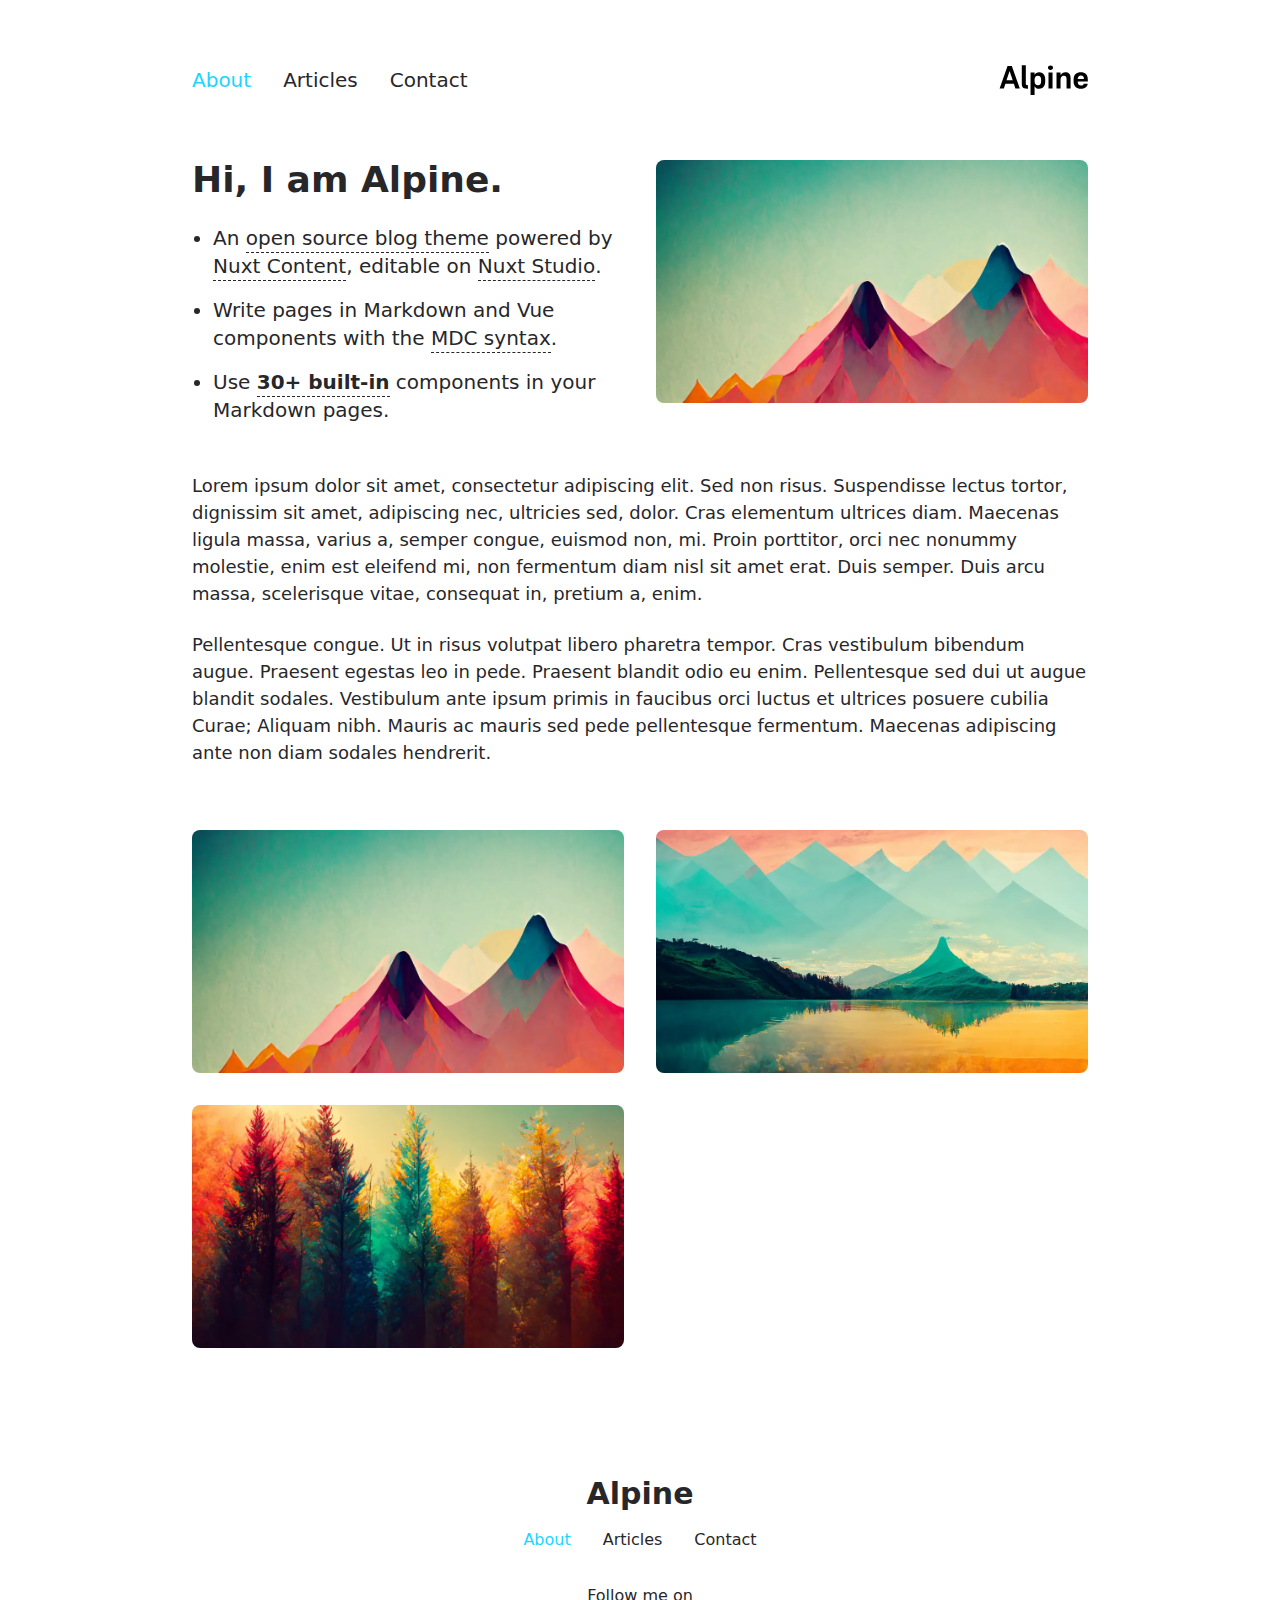
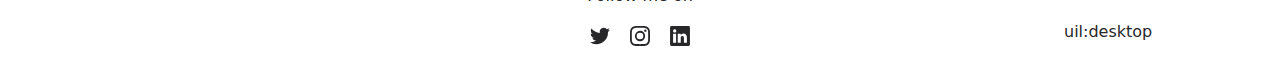
<file: index.html>
<!DOCTYPE html><html lang="en"><head><meta charset="utf-8">
<meta name="viewport" content="width=device-width, initial-scale=1">
<title>Alpine</title>
<meta name="twitter:card" content="summary_large_image">
<meta property="og:image" content="/social-card-preview.png">
<meta property="og:image:width" content="400">
<meta property="og:image:height" content="300">
<meta property="og:image:alt" content="An image showcasing my project.">
<meta property="og:title" content="Alpine">
<meta name="description" content="An open source blog theme powered by Nuxt.">
<meta property="og:description" content="An open source blog theme powered by Nuxt.">
<link rel="preload" as="fetch" crossorigin="anonymous" href="/_payload.json">
<link rel="stylesheet" href="/_nuxt/entry.PfdBwvuE.css">
<link rel="stylesheet" href="/_nuxt/DocumentDrivenNotFound.a4axj5M5.css">
<link rel="stylesheet" href="/_nuxt/Hero.SHc0XyvK.css">
<link rel="stylesheet" href="/_nuxt/ProseUl.FLLPfPTf.css">
<link rel="stylesheet" href="/_nuxt/ProseLi.mY8gM2rj.css">
<link rel="stylesheet" href="/_nuxt/ProseA.vTZszLgp.css">
<link rel="stylesheet" href="/_nuxt/ProseStrong.FO_cC4mJ.css">
<link rel="stylesheet" href="/_nuxt/ProseP.rrolTPoC.css">
<link rel="stylesheet" href="/_nuxt/Gallery.e8JJ1_Ct.css">
<link rel="modulepreload" as="script" crossorigin href="/_nuxt/entry.4CEYzNrl.js">
<link rel="modulepreload" as="script" crossorigin href="/_nuxt/NuxtImg.yT1BXRqA.js">
<link rel="modulepreload" as="script" crossorigin href="/_nuxt/document-driven.0FhtpO0-.js">
<link rel="modulepreload" as="script" crossorigin href="/_nuxt/DocumentDrivenEmpty.u90vhTDM.js">
<link rel="modulepreload" as="script" crossorigin href="/_nuxt/ContentRenderer.quyjyhm8.js">
<link rel="modulepreload" as="script" crossorigin href="/_nuxt/ContentRendererMarkdown.vue.cdYS3KGs.js">
<link rel="modulepreload" as="script" crossorigin href="/_nuxt/preview.h8CehpnJ.js">
<link rel="modulepreload" as="script" crossorigin href="/_nuxt/DocumentDrivenNotFound.ohobzMb3.js">
<link rel="modulepreload" as="script" crossorigin href="/_nuxt/default.zphoeLV9.js">
<link rel="modulepreload" as="script" crossorigin href="/_nuxt/ContentRendererMarkdown.cq3TbUEP.js">
<link rel="modulepreload" as="script" crossorigin href="/_nuxt/Hero.dS8fX0kt.js">
<link rel="modulepreload" as="script" crossorigin href="/_nuxt/MDCSlot.2Y9RM7oU.js">
<link rel="modulepreload" as="script" crossorigin href="/_nuxt/slot.d4MAyu-c.js">
<link rel="modulepreload" as="script" crossorigin href="/_nuxt/ProseUl.CsT2dle0.js">
<link rel="modulepreload" as="script" crossorigin href="/_nuxt/ProseLi.NIUpo6oR.js">
<link rel="modulepreload" as="script" crossorigin href="/_nuxt/ProseA.UMXOojJ-.js">
<link rel="modulepreload" as="script" crossorigin href="/_nuxt/ProseStrong.6tH2xVOp.js">
<link rel="modulepreload" as="script" crossorigin href="/_nuxt/ProseP.jXdMEkTb.js">
<link rel="modulepreload" as="script" crossorigin href="/_nuxt/Gallery.xbbnPo-z.js">
<link rel="prefetch" as="style" href="/_nuxt/article.3v0cPUxw.css">
<link rel="prefetch" as="script" crossorigin href="/_nuxt/article.RS3uqzmz.js">
<link rel="prefetch" as="script" crossorigin href="/_nuxt/date.3uOv5BcS.js">
<link rel="prefetch" as="script" crossorigin href="/_nuxt/page.oD5bKfIr.js">
<link rel="prefetch" as="script" crossorigin href="/_nuxt/client-db.0obvhj9w.js">
<link rel="prefetch" as="script" crossorigin href="/_nuxt/slugify.YXDfRyGl.js">
<link rel="prefetch" as="style" href="/_nuxt/useStudio.3MfaGMCn.css">
<link rel="prefetch" as="script" crossorigin href="/_nuxt/useStudio.QmSKzqsR.js">
<link rel="prefetch" as="script" crossorigin href="/_nuxt/query.4mAxjKfx.js">
<link rel="prefetch" as="style" href="/_nuxt/error-404._LjjY-y0.css">
<link rel="prefetch" as="script" crossorigin href="/_nuxt/error-404.vJo03SPE.js">
<link rel="prefetch" as="style" href="/_nuxt/error-500.Ke0_YfD7.css">
<link rel="prefetch" as="script" crossorigin href="/_nuxt/error-500.SFF6iUlz.js">
<script type="module" src="/_nuxt/entry.4CEYzNrl.js" crossorigin></script><style id="pinceau-runtime-hydratable">@media{.phy[--]{--puid:Ny-8Ir-v;}.pv-mTEuJx{max-width:var(--elements-container-maxWidth);padding-left:var(--elements-container-padding-mobile);padding-right:var(--elements-container-padding-mobile);}@media (min-width: 475px){.pv-mTEuJx{padding-left:var(--elements-container-padding-xs);padding-right:var(--elements-container-padding-xs);}}@media (min-width: 640px){.pv-mTEuJx{padding-left:var(--elements-container-padding-sm);padding-right:var(--elements-container-padding-sm);}}@media (min-width: 768px){.pv-mTEuJx{padding-left:var(--elements-container-padding-md);padding-right:var(--elements-container-padding-md);}}} @media{.phy[--]{--puid:FqlWhB-c;}.pc-FqlWhB[data-v-3c08046a]{---6-li-cols:2;}} </style><style id="pinceau-theme">@media { :root {--pinceau-mq: initial; --alpine-readableLine: 68ch;--alpine-backdrop-backgroundColor: #f4f4f5b3;--prose-code-inline-padding: 0.2rem 0.375rem 0.2rem 0.375rem;--prose-code-block-backdropFilter: contrast(1);--prose-code-block-border-style: solid;--prose-code-block-border-width: 1px;--prose-tbody-tr-borderBottom-style: dashed;--prose-tbody-tr-borderBottom-width: 1px;--prose-th-textAlign: inherit;--prose-thead-borderBottom-style: solid;--prose-thead-borderBottom-width: 1px;--prose-thead-border-style: solid;--prose-thead-border-width: 0px;--prose-table-textAlign: start;--prose-hr-width: 1px;--prose-hr-style: solid;--prose-li-listStylePosition: outside;--prose-ol-li-markerColor: currentColor;--prose-ol-paddingInlineStart: 21px;--prose-ol-listStyleType: decimal;--prose-ul-li-markerColor: currentColor;--prose-ul-paddingInlineStart: 21px;--prose-ul-listStyleType: disc;--prose-blockquote-border-style: solid;--prose-blockquote-border-width: 4px;--prose-blockquote-quotes: '201C' '201D' '2018' '2019';--prose-blockquote-paddingInlineStart: 24px;--prose-a-code-color-hover: currentColor;--prose-a-code-color-static: currentColor;--prose-a-hasCode-borderBottom: none;--prose-a-border-distance: 2px;--prose-a-border-color-hover: currentColor;--prose-a-border-color-static: currentColor;--prose-a-border-style-hover: solid;--prose-a-border-style-static: dashed;--prose-a-border-width: 1px;--prose-a-color-static: inherit;--prose-a-textDecoration: none;--prose-h6-margin: 3rem 0 2rem;--prose-h5-margin: 3rem 0 2rem;--prose-h4-margin: 3rem 0 2rem;--prose-h3-margin: 3rem 0 2rem;--prose-h2-margin: 3rem 0 2rem;--prose-h1-margin: 0 0 2rem;--prose-p-fontSize: 18px;--typography-lead-loose: 2;--typography-lead-relaxed: 1.625;--typography-lead-normal: 1.5;--typography-lead-snug: 1.375;--typography-lead-tight: 1.25;--typography-lead-none: 1;--typography-lead-10: 2.5rem;--typography-lead-9: 2.25rem;--typography-lead-8: 2rem;--typography-lead-7: 1.75rem;--typography-lead-6: 1.5rem;--typography-lead-5: 1.25rem;--typography-lead-4: 1rem;--typography-lead-3: .75rem;--typography-lead-2: .5rem;--typography-lead-1: .025rem;--typography-fontWeight-black: 900;--typography-fontWeight-extrabold: 800;--typography-fontWeight-bold: 700;--typography-fontWeight-semibold: 600;--typography-fontWeight-medium: 500;--typography-fontWeight-normal: 400;--typography-fontWeight-light: 300;--typography-fontWeight-extralight: 200;--typography-fontWeight-thin: 100;--typography-fontSize-9xl: 128px;--typography-fontSize-8xl: 96px;--typography-fontSize-7xl: 72px;--typography-fontSize-6xl: 60px;--typography-fontSize-5xl: 48px;--typography-fontSize-4xl: 36px;--typography-fontSize-3xl: 30px;--typography-fontSize-2xl: 24px;--typography-fontSize-xl: 20px;--typography-fontSize-lg: 18px;--typography-fontSize-base: 16px;--typography-fontSize-sm: 14px;--typography-fontSize-xs: 12px;--typography-letterSpacing-wide: 0.025em;--typography-letterSpacing-tight: -0.025em;--typography-verticalMargin-base: 24px;--typography-verticalMargin-sm: 16px;--elements-border-secondary-hover: [object Object];--elements-backdrop-background: #fffc;--elements-backdrop-filter: saturate(200%) blur(20px);--elements-container-maxWidth: 64rem;--lead-loose: 2;--lead-relaxed: 1.625;--lead-normal: 1.5;--lead-snug: 1.375;--lead-tight: 1.25;--lead-none: 1;--lead-10: 2.5rem;--lead-9: 2.25rem;--lead-8: 2rem;--lead-7: 1.75rem;--lead-6: 1.5rem;--lead-5: 1.25rem;--lead-4: 1rem;--lead-3: .75rem;--lead-2: .5rem;--lead-1: .025rem;--letterSpacing-widest: 0.1em;--letterSpacing-wider: 0.05em;--letterSpacing-wide: 0.025em;--letterSpacing-normal: 0em;--letterSpacing-tight: -0.025em;--letterSpacing-tighter: -0.05em;--fontSize-9xl: 8rem;--fontSize-8xl: 6rem;--fontSize-7xl: 4.5rem;--fontSize-6xl: 3.75rem;--fontSize-5xl: 3rem;--fontSize-4xl: 2.25rem;--fontSize-3xl: 1.875rem;--fontSize-2xl: 1.5rem;--fontSize-xl: 1.25rem;--fontSize-lg: 1.125rem;--fontSize-base: 1rem;--fontSize-sm: 0.875rem;--fontSize-xs: 0.75rem;--fontWeight-black: 900;--fontWeight-extrabold: 800;--fontWeight-bold: 700;--fontWeight-semibold: 600;--fontWeight-medium: 500;--fontWeight-normal: 400;--fontWeight-light: 300;--fontWeight-extralight: 200;--fontWeight-thin: 100;--font-mono: ui-monospace, SFMono-Regular, Menlo, Monaco, Consolas, Liberation Mono, Courier New, monospace;--font-serif: ui-serif, Georgia, Cambria, Times New Roman, Times, serif;--font-sans: ui-sans-serif, system-ui, -apple-system, BlinkMacSystemFont, Segoe UI, Roboto, Helvetica Neue, Arial, Noto Sans, sans-serif, Apple Color Emoji, Segoe UI Emoji, Segoe UI Symbol, Noto Color Emoji;--opacity-total: 1;--opacity-high: 0.8;--opacity-medium: 0.5;--opacity-soft: 0.3;--opacity-light: 0.15;--opacity-bright: 0.1;--opacity-noOpacity: 0;--borderWidth-lg: 3px;--borderWidth-md: 2px;--borderWidth-sm: 1px;--borderWidth-noBorder: 0;--space-rem-875: 0.875rem;--space-rem-625: 0.625rem;--space-rem-375: 0.375rem;--space-rem-125: 0.125rem;--space-px: 1px;--space-128: 32rem;--space-96: 24rem;--space-80: 20rem;--space-72: 18rem;--space-64: 16rem;--space-60: 15rem;--space-56: 14rem;--space-52: 13rem;--space-48: 12rem;--space-44: 11rem;--space-40: 10rem;--space-36: 9rem;--space-32: 8rem;--space-28: 7rem;--space-24: 6rem;--space-20: 5rem;--space-16: 4rem;--space-14: 3.5rem;--space-12: 3rem;--space-11: 2.75rem;--space-10: 2.5rem;--space-9: 2.25rem;--space-8: 2rem;--space-7: 1.75rem;--space-6: 1.5rem;--space-5: 1.25rem;--space-4: 1rem;--space-3: 0.75rem;--space-2: 0.5rem;--space-1: 0.25rem;--space-0: 0px;--size-full: 100%;--size-7xl: 80rem;--size-6xl: 72rem;--size-5xl: 64rem;--size-4xl: 56rem;--size-3xl: 48rem;--size-2xl: 42rem;--size-xl: 36rem;--size-lg: 32rem;--size-md: 28rem;--size-sm: 24rem;--size-xs: 20rem;--size-200: 200px;--size-104: 104px;--size-80: 80px;--size-64: 64px;--size-56: 56px;--size-48: 48px;--size-40: 40px;--size-32: 32px;--size-24: 24px;--size-20: 20px;--size-16: 16px;--size-12: 12px;--size-8: 8px;--size-6: 6px;--size-4: 4px;--size-2: 2px;--size-0: 0px;--radii-full: 9999px;--radii-3xl: 1.75rem;--radii-2xl: 1.5rem;--radii-xl: 1rem;--radii-lg: 0.75rem;--radii-md: 0.5rem;--radii-sm: 0.375rem;--radii-xs: 0.25rem;--radii-2xs: 0.125rem;--radii-none: 0px;--shadow-none: 0px 0px 0px 0px transparent;--shadow-lg: 0px 10px 15px -3px #000000, 0px 4px 6px -4px #000000;--shadow-md: 0px 4px 6px -1px #000000, 0px 2px 4px -2px #000000;--shadow-sm: 0px 1px 3px 0px #000000, 0px 1px 2px -1px #000000;--shadow-xs: 0px 1px 2px 0px #000000;--height-screen: 100vh;--width-screen: 100vw;--color-primary-900: #002e38;--color-primary-800: #005c70;--color-primary-700: #008aa9;--color-primary-600: #00b9e1;--color-primary-500: #1ad6ff;--color-primary-400: #40ddff;--color-primary-300: #66e4ff;--color-primary-200: #8deaff;--color-primary-100: #b3f1ff;--color-primary-50: #d9f8ff;--color-ruby-900: #380011;--color-ruby-800: #700021;--color-ruby-700: #a90032;--color-ruby-600: #e10043;--color-ruby-500: #ff1a5e;--color-ruby-400: #ff4079;--color-ruby-300: #ff6694;--color-ruby-200: #ff8dae;--color-ruby-100: #ffb3c9;--color-ruby-50: #ffd9e4;--color-pink-900: #380025;--color-pink-800: #70004b;--color-pink-700: #a90070;--color-pink-600: #e10095;--color-pink-500: #ff1ab2;--color-pink-400: #ff40bf;--color-pink-300: #ff66cc;--color-pink-200: #ff8dd8;--color-pink-100: #ffb3e5;--color-pink-50: #ffd9f2;--color-purple-900: #190038;--color-purple-800: #330070;--color-purple-700: #4c00a9;--color-purple-600: #6500e1;--color-purple-500: #811aff;--color-purple-400: #9640ff;--color-purple-300: #ab66ff;--color-purple-200: #c08dff;--color-purple-100: #d5b3ff;--color-purple-50: #ead9ff;--color-royalblue-900: #0b0531;--color-royalblue-800: #160a62;--color-royalblue-700: #211093;--color-royalblue-600: #2c15c4;--color-royalblue-500: #4127e8;--color-royalblue-400: #614bec;--color-royalblue-300: #806ff0;--color-royalblue-200: #a093f3;--color-royalblue-100: #c0b7f7;--color-royalblue-50: #dfdbfb;--color-indigoblue-900: #001238;--color-indigoblue-800: #002370;--color-indigoblue-700: #0035a9;--color-indigoblue-600: #0047e1;--color-indigoblue-500: #1a62ff;--color-indigoblue-400: #407cff;--color-indigoblue-300: #6696ff;--color-indigoblue-200: #8db0ff;--color-indigoblue-100: #b3cbff;--color-indigoblue-50: #d9e5ff;--color-blue-900: #002438;--color-blue-800: #004870;--color-blue-700: #006ca9;--color-blue-600: #0090e1;--color-blue-500: #1aadff;--color-blue-400: #40bbff;--color-blue-300: #66c8ff;--color-blue-200: #8dd6ff;--color-blue-100: #b3e4ff;--color-blue-50: #d9f1ff;--color-lightblue-900: #002e38;--color-lightblue-800: #005c70;--color-lightblue-700: #008aa9;--color-lightblue-600: #00b9e1;--color-lightblue-500: #1ad6ff;--color-lightblue-400: #40ddff;--color-lightblue-300: #66e4ff;--color-lightblue-200: #8deaff;--color-lightblue-100: #b3f1ff;--color-lightblue-50: #d9f8ff;--color-teal-900: #062a28;--color-teal-800: #0b544f;--color-teal-700: #117d77;--color-teal-600: #16a79e;--color-teal-500: #1cd1c6;--color-teal-400: #36e4da;--color-teal-300: #5fe9e1;--color-teal-200: #87efe9;--color-teal-100: #aff4f0;--color-teal-50: #d7faf8;--color-pear-900: #2a2b09;--color-pear-800: #545512;--color-pear-700: #7e801b;--color-pear-600: #a8aa24;--color-pear-500: #d0d32f;--color-pear-400: #d8da52;--color-pear-300: #e0e274;--color-pear-200: #e8e997;--color-pear-100: #eff0ba;--color-pear-50: #f7f8dc;--color-red-900: #380300;--color-red-800: #700700;--color-red-700: #a90a00;--color-red-600: #e10e00;--color-red-500: #ff281a;--color-red-400: #ff4c40;--color-red-300: #ff7066;--color-red-200: #ff948d;--color-red-100: #ffb7b3;--color-red-50: #ffdbd9;--color-orange-900: #381800;--color-orange-800: #702f00;--color-orange-700: #a94700;--color-orange-600: #e15e00;--color-orange-500: #ff7a1a;--color-orange-400: #ff9040;--color-orange-300: #ffa666;--color-orange-200: #ffbd8d;--color-orange-100: #ffd3b3;--color-orange-50: #ffe9d9;--color-yellow-900: #362b03;--color-yellow-800: #6d5605;--color-yellow-700: #a38108;--color-yellow-600: #daac0a;--color-yellow-500: #f5c828;--color-yellow-400: #f7d14c;--color-yellow-300: #f8da70;--color-yellow-200: #fae393;--color-yellow-100: #fcedb7;--color-yellow-50: #fdf6db;--color-green-900: #003f25;--color-green-800: #005e38;--color-green-700: #007e4a;--color-green-600: #009d5d;--color-green-500: #00bd6f;--color-green-400: #00dc82;--color-green-300: #30ffaa;--color-green-200: #83ffcc;--color-green-100: #acffdd;--color-green-50: #d6ffee;--color-gray-900: #18181B;--color-gray-800: #27272A;--color-gray-700: #3f3f46;--color-gray-600: #52525B;--color-gray-500: #71717A;--color-gray-400: #a1a1aa;--color-gray-300: #D4d4d8;--color-gray-200: #e4e4e7;--color-gray-100: #f4f4f5;--color-gray-50: #fafafa;--color-black: #0c0c0d;--color-white: #FFFFFF;--media-portrait: only screen and (orientation: portrait);--media-landscape: only screen and (orientation: landscape);--media-rm: (prefers-reduced-motion: reduce);--media-2xl: (min-width: 1536px);--media-xl: (min-width: 1280px);--media-lg: (min-width: 1024px);--media-md: (min-width: 768px);--media-sm: (min-width: 640px);--media-xs: (min-width: 475px);--alpine-body-color: var(--color-gray-800);--alpine-body-backgroundColor: var(--color-white);--prose-code-inline-fontWeight: var(--typography-fontWeight-normal);--prose-code-inline-fontSize: var(--typography-fontSize-sm);--prose-code-inline-borderRadius: var(--radii-xs);--prose-code-block-pre-padding: var(--typography-verticalMargin-sm);--prose-code-block-margin: var(--typography-verticalMargin-base) 0;--prose-code-block-fontSize: var(--typography-fontSize-sm);--prose-tbody-code-inline-fontSize: var(--typography-fontSize-sm);--prose-tbody-td-padding: var(--typography-verticalMargin-sm);--prose-th-fontWeight: var(--typography-fontWeight-semibold);--prose-th-padding: 0 var(--typography-verticalMargin-sm) var(--typography-verticalMargin-sm) var(--typography-verticalMargin-sm);--prose-table-lineHeight: var(--typography-lead-6);--prose-table-fontSize: var(--typography-fontSize-sm);--prose-table-margin: var(--typography-verticalMargin-base) 0;--prose-hr-margin: var(--typography-verticalMargin-base) 0;--prose-li-margin: var(--typography-verticalMargin-sm) 0;--prose-ol-margin: var(--typography-verticalMargin-base) 0;--prose-ul-margin: var(--typography-verticalMargin-base) 0;--prose-blockquote-margin: var(--typography-verticalMargin-base) 0;--prose-a-code-border-style: var(--prose-a-border-style-static);--prose-a-code-border-width: var(--prose-a-border-width);--prose-a-fontWeight: var(--typography-fontWeight-medium);--prose-img-margin: var(--typography-verticalMargin-base) 0;--prose-strong-fontWeight: var(--typography-fontWeight-semibold);--prose-h6-iconSize: var(--typography-fontSize-base);--prose-h6-fontWeight: var(--typography-fontWeight-semibold);--prose-h6-lineHeight: var(--typography-lead-normal);--prose-h6-fontSize: var(--typography-fontSize-lg);--prose-h5-iconSize: var(--typography-fontSize-lg);--prose-h5-fontWeight: var(--typography-fontWeight-semibold);--prose-h5-lineHeight: var(--typography-lead-snug);--prose-h5-fontSize: var(--typography-fontSize-xl);--prose-h4-iconSize: var(--typography-fontSize-lg);--prose-h4-letterSpacing: var(--typography-letterSpacing-tight);--prose-h4-fontWeight: var(--typography-fontWeight-semibold);--prose-h4-lineHeight: var(--typography-lead-snug);--prose-h4-fontSize: var(--typography-fontSize-2xl);--prose-h3-iconSize: var(--typography-fontSize-xl);--prose-h3-letterSpacing: var(--typography-letterSpacing-tight);--prose-h3-fontWeight: var(--typography-fontWeight-semibold);--prose-h3-lineHeight: var(--typography-lead-snug);--prose-h3-fontSize: var(--typography-fontSize-3xl);--prose-h2-iconSize: var(--typography-fontSize-2xl);--prose-h2-letterSpacing: var(--typography-letterSpacing-tight);--prose-h2-fontWeight: var(--typography-fontWeight-semibold);--prose-h2-lineHeight: var(--typography-lead-tight);--prose-h2-fontSize: var(--typography-fontSize-4xl);--prose-h1-iconSize: var(--typography-fontSize-3xl);--prose-h1-letterSpacing: var(--typography-letterSpacing-tight);--prose-h1-fontWeight: var(--typography-fontWeight-bold);--prose-h1-lineHeight: var(--typography-lead-tight);--prose-h1-fontSize: var(--typography-fontSize-5xl);--prose-p-br-margin: var(--typography-verticalMargin-base) 0 0 0;--prose-p-margin: var(--typography-verticalMargin-base) 0;--prose-p-lineHeight: var(--typography-lead-normal);--typography-color-primary-900: var(--color-primary-900);--typography-color-primary-800: var(--color-primary-800);--typography-color-primary-700: var(--color-primary-700);--typography-color-primary-600: var(--color-primary-600);--typography-color-primary-500: var(--color-primary-500);--typography-color-primary-400: var(--color-primary-400);--typography-color-primary-300: var(--color-primary-300);--typography-color-primary-200: var(--color-primary-200);--typography-color-primary-100: var(--color-primary-100);--typography-color-primary-50: var(--color-primary-50);--typography-font-code: var(--font-mono);--typography-font-body: var(--font-sans);--typography-font-display: var(--font-sans);--typography-body-backgroundColor: var(--color-white);--typography-body-color: var(--color-black);--elements-state-danger-borderColor-secondary: var(--color-red-200);--elements-state-danger-borderColor-primary: var(--color-red-100);--elements-state-danger-backgroundColor-secondary: var(--color-red-100);--elements-state-danger-backgroundColor-primary: var(--color-red-50);--elements-state-danger-color-secondary: var(--color-red-600);--elements-state-danger-color-primary: var(--color-red-500);--elements-state-warning-borderColor-secondary: var(--color-yellow-200);--elements-state-warning-borderColor-primary: var(--color-yellow-100);--elements-state-warning-backgroundColor-secondary: var(--color-yellow-100);--elements-state-warning-backgroundColor-primary: var(--color-yellow-50);--elements-state-warning-color-secondary: var(--color-yellow-700);--elements-state-warning-color-primary: var(--color-yellow-600);--elements-state-success-borderColor-secondary: var(--color-green-200);--elements-state-success-borderColor-primary: var(--color-green-100);--elements-state-success-backgroundColor-secondary: var(--color-green-100);--elements-state-success-backgroundColor-primary: var(--color-green-50);--elements-state-success-color-secondary: var(--color-green-600);--elements-state-success-color-primary: var(--color-green-500);--elements-state-info-borderColor-secondary: var(--color-blue-200);--elements-state-info-borderColor-primary: var(--color-blue-100);--elements-state-info-backgroundColor-secondary: var(--color-blue-100);--elements-state-info-backgroundColor-primary: var(--color-blue-50);--elements-state-info-color-secondary: var(--color-blue-600);--elements-state-info-color-primary: var(--color-blue-500);--elements-state-primary-borderColor-secondary: var(--color-primary-200);--elements-state-primary-borderColor-primary: var(--color-primary-100);--elements-state-primary-backgroundColor-secondary: var(--color-primary-100);--elements-state-primary-backgroundColor-primary: var(--color-primary-50);--elements-state-primary-color-secondary: var(--color-primary-700);--elements-state-primary-color-primary: var(--color-primary-600);--elements-surface-secondary-backgroundColor: var(--color-gray-200);--elements-surface-primary-backgroundColor: var(--color-gray-100);--elements-surface-background-base: var(--color-gray-100);--elements-border-secondary-static: var(--color-gray-200);--elements-border-primary-hover: var(--color-gray-200);--elements-border-primary-static: var(--color-gray-100);--elements-container-padding-md: var(--space-16);--elements-container-padding-sm: var(--space-12);--elements-container-padding-xs: var(--space-8);--elements-container-padding-mobile: var(--space-6);--elements-text-secondary-color-hover: var(--color-gray-700);--elements-text-secondary-color-static: var(--color-gray-500);--elements-text-primary-color-static: var(--color-gray-900);--text-6xl-lineHeight: var(--lead-none);--text-6xl-fontSize: var(--fontSize-6xl);--text-5xl-lineHeight: var(--lead-none);--text-5xl-fontSize: var(--fontSize-5xl);--text-4xl-lineHeight: var(--lead-10);--text-4xl-fontSize: var(--fontSize-4xl);--text-3xl-lineHeight: var(--lead-9);--text-3xl-fontSize: var(--fontSize-3xl);--text-2xl-lineHeight: var(--lead-8);--text-2xl-fontSize: var(--fontSize-2xl);--text-xl-lineHeight: var(--lead-7);--text-xl-fontSize: var(--fontSize-xl);--text-lg-lineHeight: var(--lead-7);--text-lg-fontSize: var(--fontSize-lg);--text-base-lineHeight: var(--lead-6);--text-base-fontSize: var(--fontSize-base);--text-sm-lineHeight: var(--lead-5);--text-sm-fontSize: var(--fontSize-sm);--text-xs-lineHeight: var(--lead-4);--text-xs-fontSize: var(--fontSize-xs);--shadow-2xl: 0px 25px 50px -12px var(--color-gray-900);--shadow-xl: 0px 20px 25px -5px var(--color-gray-400), 0px 8px 10px -6px #000000;--color-secondary-900: var(--color-gray-900);--color-secondary-800: var(--color-gray-800);--color-secondary-700: var(--color-gray-700);--color-secondary-600: var(--color-gray-600);--color-secondary-500: var(--color-gray-500);--color-secondary-400: var(--color-gray-400);--color-secondary-300: var(--color-gray-300);--color-secondary-200: var(--color-gray-200);--color-secondary-100: var(--color-gray-100);--color-secondary-50: var(--color-gray-50);--prose-a-code-background-hover: var(--typography-color-primary-50);--prose-a-code-border-color-hover: var(--typography-color-primary-500);--prose-a-color-hover: var(--typography-color-primary-500);--typography-color-secondary-900: var(--color-secondary-900);--typography-color-secondary-800: var(--color-secondary-800);--typography-color-secondary-700: var(--color-secondary-700);--typography-color-secondary-600: var(--color-secondary-600);--typography-color-secondary-500: var(--color-secondary-500);--typography-color-secondary-400: var(--color-secondary-400);--typography-color-secondary-300: var(--color-secondary-300);--typography-color-secondary-200: var(--color-secondary-200);--typography-color-secondary-100: var(--color-secondary-100);--typography-color-secondary-50: var(--color-secondary-50);--prose-code-inline-backgroundColor: var(--typography-color-secondary-100);--prose-code-inline-color: var(--typography-color-secondary-700);--prose-code-block-backgroundColor: var(--typography-color-secondary-100);--prose-code-block-color: var(--typography-color-secondary-700);--prose-code-block-border-color: var(--typography-color-secondary-200);--prose-tbody-tr-borderBottom-color: var(--typography-color-secondary-200);--prose-th-color: var(--typography-color-secondary-600);--prose-thead-borderBottom-color: var(--typography-color-secondary-200);--prose-thead-border-color: var(--typography-color-secondary-300);--prose-hr-color: var(--typography-color-secondary-200);--prose-blockquote-border-color: var(--typography-color-secondary-200);--prose-blockquote-color: var(--typography-color-secondary-500);--prose-a-code-border-color-static: var(--typography-color-secondary-400); } }@media { :root.dark {--pinceau-mq: dark; --alpine-backdrop-backgroundColor: #18181bb3;--prose-code-block-backdropFilter: contrast(1);--prose-ol-li-markerColor: currentColor;--prose-ul-li-markerColor: currentColor;--prose-a-code-color-hover: currentColor;--prose-a-code-color-static: currentColor;--prose-a-border-color-hover: currentColor;--prose-a-border-color-static: currentColor;--prose-a-color-static: inherit;--elements-backdrop-background: #0c0d0ccc;--alpine-body-color: var(--color-gray-200);--alpine-body-backgroundColor: var(--color-black);--typography-body-backgroundColor: var(--color-black);--typography-body-color: var(--color-white);--elements-state-danger-borderColor-secondary: var(--color-red-700);--elements-state-danger-borderColor-primary: var(--color-red-800);--elements-state-danger-backgroundColor-secondary: var(--color-red-800);--elements-state-danger-backgroundColor-primary: var(--color-red-900);--elements-state-danger-color-secondary: var(--color-red-200);--elements-state-danger-color-primary: var(--color-red-300);--elements-state-warning-borderColor-secondary: var(--color-yellow-700);--elements-state-warning-borderColor-primary: var(--color-yellow-800);--elements-state-warning-backgroundColor-secondary: var(--color-yellow-800);--elements-state-warning-backgroundColor-primary: var(--color-yellow-900);--elements-state-warning-color-secondary: var(--color-yellow-200);--elements-state-warning-color-primary: var(--color-yellow-400);--elements-state-success-borderColor-secondary: var(--color-green-700);--elements-state-success-borderColor-primary: var(--color-green-800);--elements-state-success-backgroundColor-secondary: var(--color-green-800);--elements-state-success-backgroundColor-primary: var(--color-green-900);--elements-state-success-color-secondary: var(--color-green-200);--elements-state-success-color-primary: var(--color-green-400);--elements-state-info-borderColor-secondary: var(--color-blue-700);--elements-state-info-borderColor-primary: var(--color-blue-800);--elements-state-info-backgroundColor-secondary: var(--color-blue-800);--elements-state-info-backgroundColor-primary: var(--color-blue-900);--elements-state-info-color-secondary: var(--color-blue-200);--elements-state-info-color-primary: var(--color-blue-400);--elements-state-primary-borderColor-secondary: var(--color-primary-700);--elements-state-primary-borderColor-primary: var(--color-primary-800);--elements-state-primary-backgroundColor-secondary: var(--color-primary-800);--elements-state-primary-backgroundColor-primary: var(--color-primary-900);--elements-state-primary-color-secondary: var(--color-primary-200);--elements-state-primary-color-primary: var(--color-primary-400);--elements-surface-secondary-backgroundColor: var(--color-gray-800);--elements-surface-primary-backgroundColor: var(--color-gray-900);--elements-surface-background-base: var(--color-gray-900);--elements-border-secondary-static: var(--color-gray-800);--elements-border-primary-hover: var(--color-gray-800);--elements-border-primary-static: var(--color-gray-900);--elements-text-secondary-color-hover: var(--color-gray-200);--elements-text-secondary-color-static: var(--color-gray-400);--elements-text-primary-color-static: var(--color-gray-50);--prose-a-code-background-hover: var(--typography-color-primary-900);--prose-a-code-border-color-hover: var(--typography-color-primary-600);--prose-a-color-hover: var(--typography-color-primary-400);--prose-code-inline-backgroundColor: var(--typography-color-secondary-800);--prose-code-inline-color: var(--typography-color-secondary-200);--prose-code-block-backgroundColor: var(--typography-color-secondary-900);--prose-code-block-color: var(--typography-color-secondary-200);--prose-code-block-border-color: var(--typography-color-secondary-800);--prose-tbody-tr-borderBottom-color: var(--typography-color-secondary-800);--prose-th-color: var(--typography-color-secondary-400);--prose-thead-borderBottom-color: var(--typography-color-secondary-800);--prose-thead-border-color: var(--typography-color-secondary-600);--prose-hr-color: var(--typography-color-secondary-800);--prose-blockquote-border-color: var(--typography-color-secondary-700);--prose-blockquote-color: var(--typography-color-secondary-400);--prose-a-code-border-color-static: var(--typography-color-secondary-600); } }</style><script>"use strict";(()=>{const a=window,e=document.documentElement,m=["dark","light"],c=window&&window.localStorage&&window.localStorage.getItem&&window.localStorage.getItem("nuxt-color-mode")||"system";let n=c==="system"?d():c;const l=e.getAttribute("data-color-mode-forced");l&&(n=l),i(n),a["__NUXT_COLOR_MODE__"]={preference:c,value:n,getColorScheme:d,addColorScheme:i,removeColorScheme:f};function i(o){const t=""+o+"",s="";e.classList?e.classList.add(t):e.className+=" "+t,s&&e.setAttribute("data-"+s,o)}function f(o){const t=""+o+"",s="";e.classList?e.classList.remove(t):e.className=e.className.replace(new RegExp(t,"g"),""),s&&e.removeAttribute("data-"+s)}function r(o){return a.matchMedia("(prefers-color-scheme"+o+")")}function d(){if(a.matchMedia&&r("").media!=="not all"){for(const o of m)if(r(":"+o).matches)return o}return"light"}})();
</script></head><body><div id="__nuxt"><div class="container pv-mTEuJx pc-Ny-8Ir app-layout" data-v-10310f13 data-v-df4e3f1a><!--[--><div class="nuxt-progress" style="width:0%;height:3px;opacity:0;background-size:Infinity% auto;" data-v-10310f13></div><header class="right" data-v-10310f13 data-v-3e3eaefb><div class="menu" data-v-3e3eaefb><button aria-label="Navigation Menu" data-v-3e3eaefb><svg width="24" height="24" viewBox="0 0 68 68" fill="currentColor" xmlns="http://www.w3.org/2000/svg" data-v-3e3eaefb><path d="M8 34C8 32.1362 8 31.2044 8.30448 30.4693C8.71046 29.4892 9.48915 28.7105 10.4693 28.3045C11.2044 28 12.1362 28 14 28C15.8638 28 16.7956 28 17.5307 28.3045C18.5108 28.7105 19.2895 29.4892 19.6955 30.4693C20 31.2044 20 32.1362 20 34C20 35.8638 20 36.7956 19.6955 37.5307C19.2895 38.5108 18.5108 39.2895 17.5307 39.6955C16.7956 40 15.8638 40 14 40C12.1362 40 11.2044 40 10.4693 39.6955C9.48915 39.2895 8.71046 38.5108 8.30448 37.5307C8 36.7956 8 35.8638 8 34Z" data-v-3e3eaefb></path><path d="M28 34C28 32.1362 28 31.2044 28.3045 30.4693C28.7105 29.4892 29.4892 28.7105 30.4693 28.3045C31.2044 28 32.1362 28 34 28C35.8638 28 36.7956 28 37.5307 28.3045C38.5108 28.7105 39.2895 29.4892 39.6955 30.4693C40 31.2044 40 32.1362 40 34C40 35.8638 40 36.7956 39.6955 37.5307C39.2895 38.5108 38.5108 39.2895 37.5307 39.6955C36.7956 40 35.8638 40 34 40C32.1362 40 31.2044 40 30.4693 39.6955C29.4892 39.2895 28.7105 38.5108 28.3045 37.5307C28 36.7956 28 35.8638 28 34Z" data-v-3e3eaefb></path><path d="M48 34C48 32.1362 48 31.2044 48.3045 30.4693C48.7105 29.4892 49.4892 28.7105 50.4693 28.3045C51.2044 28 52.1362 28 54 28C55.8638 28 56.7956 28 57.5307 28.3045C58.5108 28.7105 59.2895 29.4892 59.6955 30.4693C60 31.2044 60 32.1362 60 34C60 35.8638 60 36.7956 59.6955 37.5307C59.2895 38.5108 58.5108 39.2895 57.5307 39.6955C56.7956 40 55.8638 40 54 40C52.1362 40 51.2044 40 50.4693 39.6955C49.4892 39.2895 48.7105 38.5108 48.3045 37.5307C48 36.7956 48 35.8638 48 34Z" data-v-3e3eaefb></path></svg></button></div><div class="overlay" data-v-3e3eaefb><nav data-v-3e3eaefb data-v-e3ac3110><ul data-v-e3ac3110><!--[--><li data-v-e3ac3110><a aria-current="page" href="/" class="router-link-active router-link-exact-active" data-v-e3ac3110><span class="underline-fx" data-v-e3ac3110></span> About</a></li><li data-v-e3ac3110><a href="/articles" class="" data-v-e3ac3110><span class="underline-fx" data-v-e3ac3110></span> Articles</a></li><li data-v-e3ac3110><a href="/contact" class="" data-v-e3ac3110><span class="underline-fx" data-v-e3ac3110></span> Contact</a></li><!--]--></ul></nav></div><div class="logo" data-v-3e3eaefb><a aria-current="page" href="/" class="router-link-active router-link-exact-active" data-v-3e3eaefb><img src="/logo-dark.svg" class="dark-img" alt="alpine" width="89" height="31" data-v-3e3eaefb><img src="/logo.svg" class="light-img" alt="alpine" width="89" height="31" data-v-3e3eaefb></a></div><div class="main-nav" data-v-3e3eaefb><nav data-v-3e3eaefb data-v-e3ac3110><ul data-v-e3ac3110><!--[--><li data-v-e3ac3110><a aria-current="page" href="/" class="router-link-active router-link-exact-active" data-v-e3ac3110><span class="underline-fx" data-v-e3ac3110></span> About</a></li><li data-v-e3ac3110><a href="/articles" class="" data-v-e3ac3110><span class="underline-fx" data-v-e3ac3110></span> Articles</a></li><li data-v-e3ac3110><a href="/contact" class="" data-v-e3ac3110><span class="underline-fx" data-v-e3ac3110></span> Contact</a></li><!--]--></ul></nav></div></header><!--[--><div class="document-driven-page"><main><!--[--><div><section class="hero" data-v-7675dc44><div class="layout" data-v-7675dc44><div class="content" data-v-7675dc44><div class="title" data-v-7675dc44><!--[-->Hi, I am Alpine.<!--]--></div><div class="description" data-v-7675dc44><!--[--><ul data-v-b6be06f5><!--[--><li data-v-f540ac23><!--[-->An <a href="https://github.com/nuxt-themes/alpine" rel="nofollow" data-v-42b58e6d><!--[-->open source blog theme<!--]--></a> powered by <a href="https://content.nuxtjs.org" rel="nofollow" data-v-42b58e6d><!--[-->Nuxt Content<!--]--></a>, editable on <a href="https://nuxt.studio" rel="nofollow" data-v-42b58e6d><!--[-->Nuxt Studio<!--]--></a>.<!--]--></li><li data-v-f540ac23><!--[-->Write pages in Markdown and Vue components with the <a href="https://content.nuxtjs.org/guide/writing/mdc" rel="nofollow" data-v-42b58e6d><!--[-->MDC syntax<!--]--></a>.<!--]--></li><li data-v-f540ac23><!--[-->Use <a href="https://elements.nuxt.space" rel="nofollow" data-v-42b58e6d><!--[--><strong data-v-f004a6d0><!--[-->30+ built-in<!--]--></strong><!--]--></a> components in your Markdown pages.<!--]--></li><!--]--></ul><!--]--></div></div><img src="/alpine-0.webp" class="right" alt="Hero Image" width="16" height="9" data-v-7675dc44></div></section><p data-v-0a579fc8><!--[-->Lorem ipsum dolor sit amet, consectetur adipiscing elit. Sed non risus. Suspendisse lectus tortor, dignissim sit amet, adipiscing nec, ultricies sed, dolor. Cras elementum ultrices diam. Maecenas ligula massa, varius a, semper congue, euismod non, mi. Proin porttitor, orci nec nonummy molestie, enim est eleifend mi, non fermentum diam nisl sit amet erat. Duis semper. Duis arcu massa, scelerisque vitae, consequat in, pretium a, enim.<!--]--></p><p data-v-0a579fc8><!--[-->Pellentesque congue. Ut in risus volutpat libero pharetra tempor. Cras vestibulum bibendum augue. Praesent egestas leo in pede. Praesent blandit odio eu enim. Pellentesque sed dui ut augue blandit sodales. Vestibulum ante ipsum primis in faucibus orci luctus et ultrices posuere cubilia Curae; Aliquam nibh. Mauris ac mauris sed pede pellentesque fermentum. Maecenas adipiscing ante non diam sodales hendrerit.<!--]--></p><section class="gallery pc-FqlWhB" data-v-3c08046a><div class="layout" data-v-3c08046a><!--[--><img src="/alpine-0.webp" width="16" height="9" data-v-3c08046a><img src="/alpine-1.webp" width="16" height="9" data-v-3c08046a><img src="/alpine-2.webp" width="16" height="9" data-v-3c08046a><!--]--></div></section></div><!--]--></main></div><!--]--><footer class="center" data-v-10310f13 data-v-86c3c5f3><a href="https://www.github.com/nuxt-themes/alpine" rel="noopener noreferrer" class="credits" data-v-86c3c5f3>Alpine</a><div class="navigation" data-v-86c3c5f3><nav data-v-86c3c5f3 data-v-e3ac3110><ul data-v-e3ac3110><!--[--><li data-v-e3ac3110><a aria-current="page" href="/" class="router-link-active router-link-exact-active" data-v-e3ac3110><span class="underline-fx" data-v-e3ac3110></span> About</a></li><li data-v-e3ac3110><a href="/articles" class="" data-v-e3ac3110><span class="underline-fx" data-v-e3ac3110></span> Articles</a></li><li data-v-e3ac3110><a href="/contact" class="" data-v-e3ac3110><span class="underline-fx" data-v-e3ac3110></span> Contact</a></li><!--]--></ul></nav></div><p class="message" data-v-86c3c5f3>Follow me on</p><div class="icons" data-v-86c3c5f3><div class="social" data-v-86c3c5f3><!--[--><a href="https://twitter.com/nuxtlabs" rel="noopener noreferrer" target="_blank" title="nuxtlabs" aria-label="nuxtlabs" data-v-c683a490><svg xmlns="http://www.w3.org/2000/svg" xmlns:xlink="http://www.w3.org/1999/xlink" aria-hidden="true" role="img" class="icon" data-v-c683a490 style="" width="1em" height="1em" viewBox="0 0 24 24" data-v-6aa804ec><path fill="currentColor" d="M22 5.8a8.49 8.49 0 0 1-2.36.64a4.13 4.13 0 0 0 1.81-2.27a8.21 8.21 0 0 1-2.61 1a4.1 4.1 0 0 0-7 3.74a11.64 11.64 0 0 1-8.45-4.29a4.16 4.16 0 0 0-.55 2.07a4.09 4.09 0 0 0 1.82 3.41a4.05 4.05 0 0 1-1.86-.51v.05a4.1 4.1 0 0 0 3.3 4a3.93 3.93 0 0 1-1.1.17a4.9 4.9 0 0 1-.77-.07a4.11 4.11 0 0 0 3.83 2.84A8.22 8.22 0 0 1 3 18.34a7.93 7.93 0 0 1-1-.06a11.57 11.57 0 0 0 6.29 1.85A11.59 11.59 0 0 0 20 8.45v-.53a8.43 8.43 0 0 0 2-2.12"/></svg></a><a href="https://instagram.com/atinuxt" rel="noopener noreferrer" target="_blank" title="atinuxt" aria-label="atinuxt" data-v-c683a490><svg xmlns="http://www.w3.org/2000/svg" xmlns:xlink="http://www.w3.org/1999/xlink" aria-hidden="true" role="img" class="icon" data-v-c683a490 style="" width="1em" height="1em" viewBox="0 0 24 24" data-v-6aa804ec><path fill="currentColor" d="M17.34 5.46a1.2 1.2 0 1 0 1.2 1.2a1.2 1.2 0 0 0-1.2-1.2m4.6 2.42a7.59 7.59 0 0 0-.46-2.43a4.94 4.94 0 0 0-1.16-1.77a4.7 4.7 0 0 0-1.77-1.15a7.3 7.3 0 0 0-2.43-.47C15.06 2 14.72 2 12 2s-3.06 0-4.12.06a7.3 7.3 0 0 0-2.43.47a4.78 4.78 0 0 0-1.77 1.15a4.7 4.7 0 0 0-1.15 1.77a7.3 7.3 0 0 0-.47 2.43C2 8.94 2 9.28 2 12s0 3.06.06 4.12a7.3 7.3 0 0 0 .47 2.43a4.7 4.7 0 0 0 1.15 1.77a4.78 4.78 0 0 0 1.77 1.15a7.3 7.3 0 0 0 2.43.47C8.94 22 9.28 22 12 22s3.06 0 4.12-.06a7.3 7.3 0 0 0 2.43-.47a4.7 4.7 0 0 0 1.77-1.15a4.85 4.85 0 0 0 1.16-1.77a7.59 7.59 0 0 0 .46-2.43c0-1.06.06-1.4.06-4.12s0-3.06-.06-4.12M20.14 16a5.61 5.61 0 0 1-.34 1.86a3.06 3.06 0 0 1-.75 1.15a3.19 3.19 0 0 1-1.15.75a5.61 5.61 0 0 1-1.86.34c-1 .05-1.37.06-4 .06s-3 0-4-.06a5.73 5.73 0 0 1-1.94-.3a3.27 3.27 0 0 1-1.1-.75a3 3 0 0 1-.74-1.15a5.54 5.54 0 0 1-.4-1.9c0-1-.06-1.37-.06-4s0-3 .06-4a5.54 5.54 0 0 1 .35-1.9A3 3 0 0 1 5 5a3.14 3.14 0 0 1 1.1-.8A5.73 5.73 0 0 1 8 3.86c1 0 1.37-.06 4-.06s3 0 4 .06a5.61 5.61 0 0 1 1.86.34a3.06 3.06 0 0 1 1.19.8a3.06 3.06 0 0 1 .75 1.1a5.61 5.61 0 0 1 .34 1.9c.05 1 .06 1.37.06 4s-.01 3-.06 4M12 6.87A5.13 5.13 0 1 0 17.14 12A5.12 5.12 0 0 0 12 6.87m0 8.46A3.33 3.33 0 1 1 15.33 12A3.33 3.33 0 0 1 12 15.33"/></svg></a><a href="https://www.linkedin.com/company/nuxtlabs" rel="noopener noreferrer" target="_blank" title="LinkedIn" aria-label="LinkedIn" data-v-c683a490><svg xmlns="http://www.w3.org/2000/svg" xmlns:xlink="http://www.w3.org/1999/xlink" aria-hidden="true" role="img" class="icon" data-v-c683a490 style="" width="1em" height="1em" viewBox="0 0 24 24" data-v-6aa804ec><path fill="currentColor" d="M20.47 2H3.53a1.45 1.45 0 0 0-1.47 1.43v17.14A1.45 1.45 0 0 0 3.53 22h16.94a1.45 1.45 0 0 0 1.47-1.43V3.43A1.45 1.45 0 0 0 20.47 2M8.09 18.74h-3v-9h3ZM6.59 8.48a1.56 1.56 0 1 1 0-3.12a1.57 1.57 0 1 1 0 3.12m12.32 10.26h-3v-4.83c0-1.21-.43-2-1.52-2A1.65 1.65 0 0 0 12.85 13a2 2 0 0 0-.1.73v5h-3v-9h3V11a3 3 0 0 1 2.71-1.5c2 0 3.45 1.29 3.45 4.06Z"/></svg></a><!--]--></div><div class="color-mode-switch" data-v-86c3c5f3><button aria-label="Color Mode" data-v-86c3c5f3 data-v-6d712b57><span data-v-6d712b57></span></button></div></div></footer><!--]--></div></div><script type="application/json" id="__NUXT_DATA__" data-ssr="true" data-src="/_payload.json">[{"state":1,"once":176,"_errors":178,"serverRendered":146,"path":7,"prerenderedAt":180},["Reactive",2],{"$sdd-pages":3,"$sdd-surrounds":131,"$sdd-globals":142,"$scolor-mode":144,"$sdd-navigation":147,"$sicons":167},["ShallowRef",4],["ShallowReactive",5],{"/":6},{"_path":7,"_dir":8,"_draft":9,"_partial":9,"_locale":8,"title":10,"description":11,"layout":12,"head":13,"body":15,"_type":126,"_id":127,"_source":128,"_file":129,"_extension":130},"/","",false,"About","An open source blog theme powered by Nuxt.","default",{"title":14},"Alpine",{"type":16,"children":17,"toc":123},"root",[18,108,113,118],{"type":19,"tag":20,"props":21,"children":23},"element","hero",{"image":22},"/alpine-0.webp",[24,35],{"type":19,"tag":25,"props":26,"children":27},"template",{"v-slot:title":8},[28],{"type":19,"tag":29,"props":30,"children":31},"p",{},[32],{"type":33,"value":34},"text","Hi, I am Alpine.",{"type":19,"tag":25,"props":36,"children":37},{"v-slot:description":8},[38],{"type":19,"tag":39,"props":40,"children":41},"ul",{},[42,77,90],{"type":19,"tag":43,"props":44,"children":45},"li",{},[46,48,57,59,66,68,75],{"type":33,"value":47},"An ",{"type":19,"tag":49,"props":50,"children":54},"a",{"href":51,"rel":52},"https://github.com/nuxt-themes/alpine",[53],"nofollow",[55],{"type":33,"value":56},"open source blog theme",{"type":33,"value":58}," powered by ",{"type":19,"tag":49,"props":60,"children":63},{"href":61,"rel":62},"https://content.nuxtjs.org",[53],[64],{"type":33,"value":65},"Nuxt Content",{"type":33,"value":67},", editable on ",{"type":19,"tag":49,"props":69,"children":72},{"href":70,"rel":71},"https://nuxt.studio",[53],[73],{"type":33,"value":74},"Nuxt Studio",{"type":33,"value":76},".",{"type":19,"tag":43,"props":78,"children":79},{},[80,82,89],{"type":33,"value":81},"Write pages in Markdown and Vue components with the ",{"type":19,"tag":49,"props":83,"children":86},{"href":84,"rel":85},"https://content.nuxtjs.org/guide/writing/mdc",[53],[87],{"type":33,"value":88},"MDC syntax",{"type":33,"value":76},{"type":19,"tag":43,"props":91,"children":92},{},[93,95,106],{"type":33,"value":94},"Use ",{"type":19,"tag":49,"props":96,"children":99},{"href":97,"rel":98},"https://elements.nuxt.space",[53],[100],{"type":19,"tag":101,"props":102,"children":103},"strong",{},[104],{"type":33,"value":105},"30+ built-in",{"type":33,"value":107}," components in your Markdown pages.",{"type":19,"tag":29,"props":109,"children":110},{},[111],{"type":33,"value":112},"Lorem ipsum dolor sit amet, consectetur adipiscing elit. Sed non risus. Suspendisse lectus tortor, dignissim sit amet, adipiscing nec, ultricies sed, dolor. Cras elementum ultrices diam. Maecenas ligula massa, varius a, semper congue, euismod non, mi. Proin porttitor, orci nec nonummy molestie, enim est eleifend mi, non fermentum diam nisl sit amet erat. Duis semper. Duis arcu massa, scelerisque vitae, consequat in, pretium a, enim.",{"type":19,"tag":29,"props":114,"children":115},{},[116],{"type":33,"value":117},"Pellentesque congue. Ut in risus volutpat libero pharetra tempor. Cras vestibulum bibendum augue. Praesent egestas leo in pede. Praesent blandit odio eu enim. Pellentesque sed dui ut augue blandit sodales. Vestibulum ante ipsum primis in faucibus orci luctus et ultrices posuere cubilia Curae; Aliquam nibh. Mauris ac mauris sed pede pellentesque fermentum. Maecenas adipiscing ante non diam sodales hendrerit.",{"type":19,"tag":119,"props":120,"children":122},"gallery",{":images":121},"[\"/alpine-0.webp\",\"/alpine-1.webp\",\"/alpine-2.webp\"]",[],{"title":8,"searchDepth":124,"depth":124,"links":125},2,[],"markdown","content:1.index.md","content","1.index.md","md",["ShallowRef",132],["ShallowReactive",133],{"/":134},[135,136],null,{"_path":137,"_dir":8,"_draft":9,"_partial":9,"_locale":8,"title":138,"description":8,"layout":139,"_type":126,"_id":140,"_source":128,"_file":141,"_extension":130},"/articles","Articles","page","content:2.articles.md","2.articles.md",["ShallowRef",143],{},{"preference":145,"value":145,"unknown":146,"forced":9},"system",true,[148,149,164],{"title":10,"_path":7,"layout":12},{"title":138,"_path":137,"children":150,"layout":139},[151,155,158,161],{"title":152,"_path":153,"layout":154},"Get started with Alpine","/articles/get-started","article",{"title":156,"_path":157,"layout":154},"Configure Alpine","/articles/configure",{"title":159,"_path":160,"layout":154},"Write Articles","/articles/write-articles",{"title":162,"_path":163,"layout":154},"Customize Alpine","/articles/design-tokens",{"title":165,"_path":166,"layout":12},"Contact","/contact",{"uil:twitter":168,"uil:instagram":172,"uil:linkedin":174},{"left":169,"top":169,"width":170,"height":170,"rotate":169,"vFlip":9,"hFlip":9,"body":171},0,24,"\u003Cpath fill=\"currentColor\" d=\"M22 5.8a8.49 8.49 0 0 1-2.36.64a4.13 4.13 0 0 0 1.81-2.27a8.21 8.21 0 0 1-2.61 1a4.1 4.1 0 0 0-7 3.74a11.64 11.64 0 0 1-8.45-4.29a4.16 4.16 0 0 0-.55 2.07a4.09 4.09 0 0 0 1.82 3.41a4.05 4.05 0 0 1-1.86-.51v.05a4.1 4.1 0 0 0 3.3 4a3.93 3.93 0 0 1-1.1.17a4.9 4.9 0 0 1-.77-.07a4.11 4.11 0 0 0 3.83 2.84A8.22 8.22 0 0 1 3 18.34a7.93 7.93 0 0 1-1-.06a11.57 11.57 0 0 0 6.29 1.85A11.59 11.59 0 0 0 20 8.45v-.53a8.43 8.43 0 0 0 2-2.12\"/>",{"left":169,"top":169,"width":170,"height":170,"rotate":169,"vFlip":9,"hFlip":9,"body":173},"\u003Cpath fill=\"currentColor\" d=\"M17.34 5.46a1.2 1.2 0 1 0 1.2 1.2a1.2 1.2 0 0 0-1.2-1.2m4.6 2.42a7.59 7.59 0 0 0-.46-2.43a4.94 4.94 0 0 0-1.16-1.77a4.7 4.7 0 0 0-1.77-1.15a7.3 7.3 0 0 0-2.43-.47C15.06 2 14.72 2 12 2s-3.06 0-4.12.06a7.3 7.3 0 0 0-2.43.47a4.78 4.78 0 0 0-1.77 1.15a4.7 4.7 0 0 0-1.15 1.77a7.3 7.3 0 0 0-.47 2.43C2 8.94 2 9.28 2 12s0 3.06.06 4.12a7.3 7.3 0 0 0 .47 2.43a4.7 4.7 0 0 0 1.15 1.77a4.78 4.78 0 0 0 1.77 1.15a7.3 7.3 0 0 0 2.43.47C8.94 22 9.28 22 12 22s3.06 0 4.12-.06a7.3 7.3 0 0 0 2.43-.47a4.7 4.7 0 0 0 1.77-1.15a4.85 4.85 0 0 0 1.16-1.77a7.59 7.59 0 0 0 .46-2.43c0-1.06.06-1.4.06-4.12s0-3.06-.06-4.12M20.14 16a5.61 5.61 0 0 1-.34 1.86a3.06 3.06 0 0 1-.75 1.15a3.19 3.19 0 0 1-1.15.75a5.61 5.61 0 0 1-1.86.34c-1 .05-1.37.06-4 .06s-3 0-4-.06a5.73 5.73 0 0 1-1.94-.3a3.27 3.27 0 0 1-1.1-.75a3 3 0 0 1-.74-1.15a5.54 5.54 0 0 1-.4-1.9c0-1-.06-1.37-.06-4s0-3 .06-4a5.54 5.54 0 0 1 .35-1.9A3 3 0 0 1 5 5a3.14 3.14 0 0 1 1.1-.8A5.73 5.73 0 0 1 8 3.86c1 0 1.37-.06 4-.06s3 0 4 .06a5.61 5.61 0 0 1 1.86.34a3.06 3.06 0 0 1 1.19.8a3.06 3.06 0 0 1 .75 1.1a5.61 5.61 0 0 1 .34 1.9c.05 1 .06 1.37.06 4s-.01 3-.06 4M12 6.87A5.13 5.13 0 1 0 17.14 12A5.12 5.12 0 0 0 12 6.87m0 8.46A3.33 3.33 0 1 1 15.33 12A3.33 3.33 0 0 1 12 15.33\"/>",{"left":169,"top":169,"width":170,"height":170,"rotate":169,"vFlip":9,"hFlip":9,"body":175},"\u003Cpath fill=\"currentColor\" d=\"M20.47 2H3.53a1.45 1.45 0 0 0-1.47 1.43v17.14A1.45 1.45 0 0 0 3.53 22h16.94a1.45 1.45 0 0 0 1.47-1.43V3.43A1.45 1.45 0 0 0 20.47 2M8.09 18.74h-3v-9h3ZM6.59 8.48a1.56 1.56 0 1 1 0-3.12a1.57 1.57 0 1 1 0 3.12m12.32 10.26h-3v-4.83c0-1.21-.43-2-1.52-2A1.65 1.65 0 0 0 12.85 13a2 2 0 0 0-.1.73v5h-3v-9h3V11a3 3 0 0 1 2.71-1.5c2 0 3.45 1.29 3.45 4.06Z\"/>",["Reactive",177],["Set"],["Reactive",179],{},1704728185685]</script>
<script>window.__NUXT__={};window.__NUXT__.config={public:{FORMSPREE_URL:"",plausible:{hashMode:false,trackLocalhost:false,domain:"",apiHost:"https://plausible.io",autoPageviews:true,autoOutboundTracking:false},studio:{apiURL:"https://api.nuxt.studio"},mdc:{components:{prose:true,map:{p:"prose-p",a:"prose-a",blockquote:"prose-blockquote","code-inline":"prose-code-inline",code:"ProseCodeInline",em:"prose-em",h1:"prose-h1",h2:"prose-h2",h3:"prose-h3",h4:"prose-h4",h5:"prose-h5",h6:"prose-h6",hr:"prose-hr",img:"prose-img",ul:"prose-ul",ol:"prose-ol",li:"prose-li",strong:"prose-strong",table:"prose-table",thead:"prose-thead",tbody:"prose-tbody",td:"prose-td",th:"prose-th",tr:"prose-tr"}},headings:{anchorLinks:{h1:false,h2:true,h3:true,h4:true,h5:false,h6:false}}},content:{locales:[],defaultLocale:"",integrity:1704728161305,experimental:{stripQueryParameters:false,advanceQuery:false,clientDB:false},respectPathCase:false,api:{baseURL:"/api/_content"},navigation:{fields:["navTitle","layout"]},tags:{p:"prose-p",a:"prose-a",blockquote:"prose-blockquote","code-inline":"prose-code-inline",code:"ProseCodeInline",em:"prose-em",h1:"prose-h1",h2:"prose-h2",h3:"prose-h3",h4:"prose-h4",h5:"prose-h5",h6:"prose-h6",hr:"prose-hr",img:"prose-img",ul:"prose-ul",ol:"prose-ol",li:"prose-li",strong:"prose-strong",table:"prose-table",thead:"prose-thead",tbody:"prose-tbody",td:"prose-td",th:"prose-th",tr:"prose-tr"},highlight:{theme:{default:"github-light",dark:"github-dark"},preload:["json","js","ts","html","css","vue","diff","shell","markdown","yaml","bash","ini","c","cpp"]},wsUrl:"",documentDriven:{page:true,navigation:true,surround:true,globals:{},layoutFallbacks:["theme"],injectPage:true},host:"",trailingSlash:false,search:"",contentHead:true,anchorLinks:{depth:4,exclude:[1]}}},app:{baseURL:"/",buildAssetsDir:"/_nuxt/",cdnURL:""}}</script></body></html>
</file>
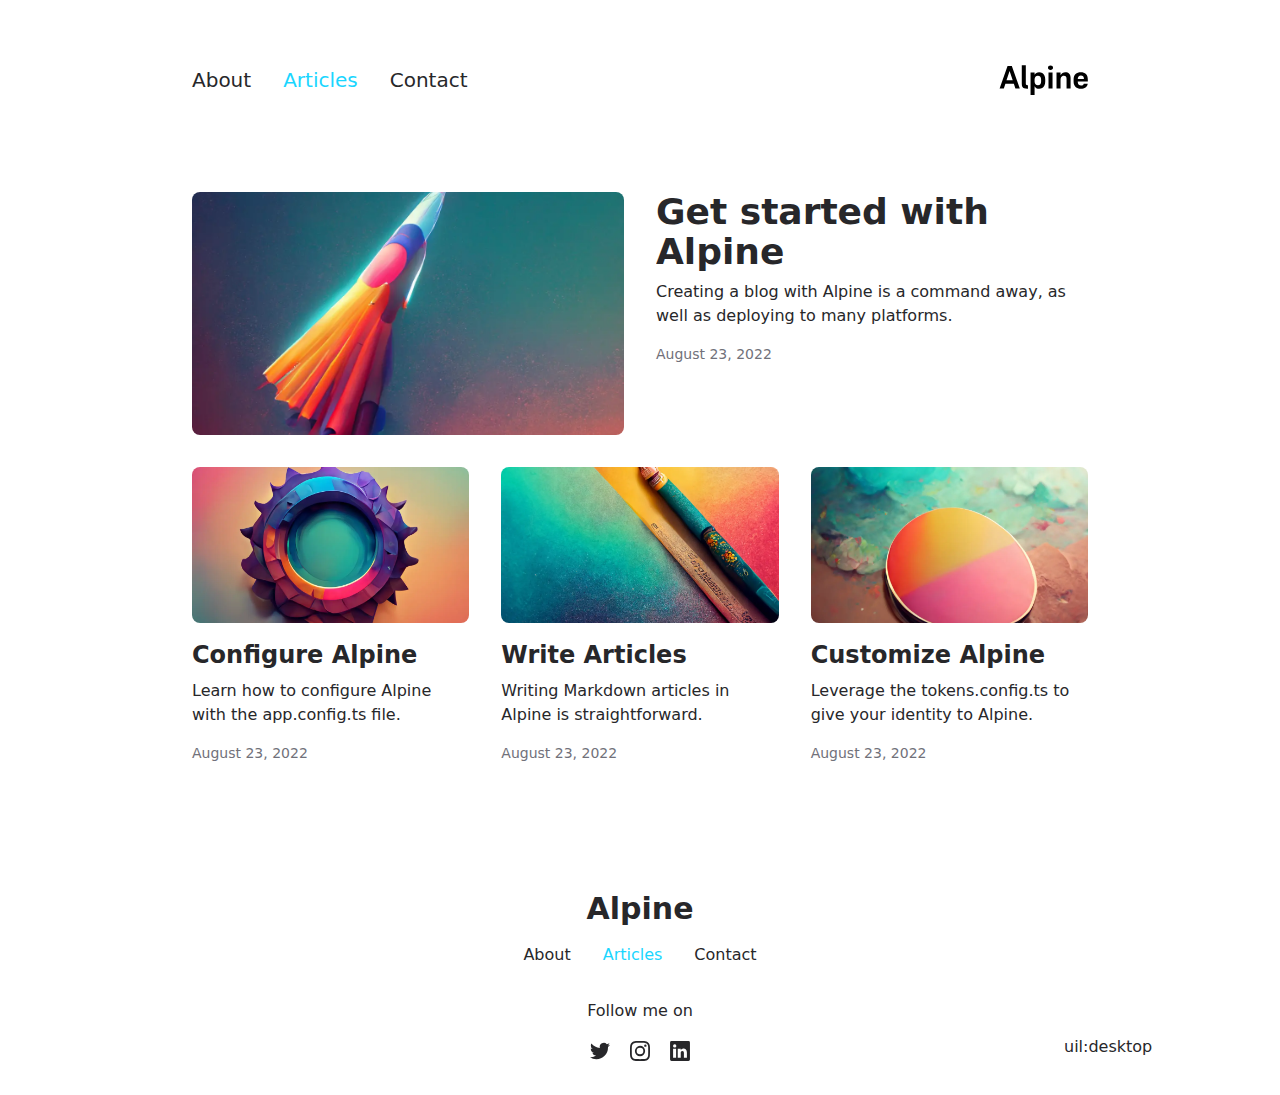
<file: articles/index.html>
<!DOCTYPE html><html lang="en"><head><meta charset="utf-8">
<meta name="viewport" content="width=device-width, initial-scale=1">
<title>Articles</title>
<meta name="twitter:card" content="summary_large_image">
<meta name="description" content="The minimalist blog theme">
<meta property="og:description" content="The minimalist blog theme">
<meta property="og:image" content="/social-card-preview.png">
<meta property="og:image:width" content="400">
<meta property="og:image:height" content="300">
<meta property="og:image:alt" content="An image showcasing my project.">
<meta property="og:title" content="Articles">
<link rel="preload" as="fetch" crossorigin="anonymous" href="/articles/_payload.json">
<link rel="stylesheet" href="/_nuxt/entry.PfdBwvuE.css">
<link rel="stylesheet" href="/_nuxt/DocumentDrivenNotFound.a4axj5M5.css">
<link rel="stylesheet" href="/_nuxt/ArticlesList.uE69Z2zj.css">
<link rel="stylesheet" href="/_nuxt/ArticlesListItem.itAX6pcH.css">
<link rel="stylesheet" href="/_nuxt/ProseA.vTZszLgp.css">
<link rel="stylesheet" href="/_nuxt/ProseCodeInline.VSZ-oOTY.css">
<link rel="modulepreload" as="script" crossorigin href="/_nuxt/entry.4CEYzNrl.js">
<link rel="modulepreload" as="script" crossorigin href="/_nuxt/NuxtImg.yT1BXRqA.js">
<link rel="modulepreload" as="script" crossorigin href="/_nuxt/document-driven.0FhtpO0-.js">
<link rel="modulepreload" as="script" crossorigin href="/_nuxt/DocumentDrivenEmpty.u90vhTDM.js">
<link rel="modulepreload" as="script" crossorigin href="/_nuxt/ContentRenderer.quyjyhm8.js">
<link rel="modulepreload" as="script" crossorigin href="/_nuxt/ContentRendererMarkdown.vue.cdYS3KGs.js">
<link rel="modulepreload" as="script" crossorigin href="/_nuxt/preview.h8CehpnJ.js">
<link rel="modulepreload" as="script" crossorigin href="/_nuxt/DocumentDrivenNotFound.ohobzMb3.js">
<link rel="modulepreload" as="script" crossorigin href="/_nuxt/page.oD5bKfIr.js">
<link rel="modulepreload" as="script" crossorigin href="/_nuxt/ContentRendererMarkdown.cq3TbUEP.js">
<link rel="modulepreload" as="script" crossorigin href="/_nuxt/ArticlesList.ThPlp_4G.js">
<link rel="modulepreload" as="script" crossorigin href="/_nuxt/ArticlesListItem.b9OQzmqM.js">
<link rel="modulepreload" as="script" crossorigin href="/_nuxt/date.3uOv5BcS.js">
<link rel="modulepreload" as="script" crossorigin href="/_nuxt/ProseA.UMXOojJ-.js">
<link rel="modulepreload" as="script" crossorigin href="/_nuxt/ProseCodeInline.FmW0Hiii.js">
<link rel="modulepreload" as="script" crossorigin href="/_nuxt/asyncData.w9Brhoc8.js">
<link rel="modulepreload" as="script" crossorigin href="/_nuxt/query.4mAxjKfx.js">
<link rel="prefetch" as="style" href="/_nuxt/article.3v0cPUxw.css">
<link rel="prefetch" as="script" crossorigin href="/_nuxt/article.RS3uqzmz.js">
<link rel="prefetch" as="script" crossorigin href="/_nuxt/default.zphoeLV9.js">
<link rel="prefetch" as="script" crossorigin href="/_nuxt/client-db.0obvhj9w.js">
<link rel="prefetch" as="script" crossorigin href="/_nuxt/slugify.YXDfRyGl.js">
<link rel="prefetch" as="style" href="/_nuxt/useStudio.3MfaGMCn.css">
<link rel="prefetch" as="script" crossorigin href="/_nuxt/useStudio.QmSKzqsR.js">
<link rel="prefetch" as="style" href="/_nuxt/error-404._LjjY-y0.css">
<link rel="prefetch" as="script" crossorigin href="/_nuxt/error-404.vJo03SPE.js">
<link rel="prefetch" as="style" href="/_nuxt/error-500.Ke0_YfD7.css">
<link rel="prefetch" as="script" crossorigin href="/_nuxt/error-500.SFF6iUlz.js">
<script type="module" src="/_nuxt/entry.4CEYzNrl.js" crossorigin></script><style id="pinceau-runtime-hydratable">@media{.phy[--]{--puid:Y7MaYw-v;}.pv-5cvGiI{max-width:var(--elements-container-maxWidth);padding-left:var(--elements-container-padding-mobile);padding-right:var(--elements-container-padding-mobile);}@media (min-width: 475px){.pv-5cvGiI{padding-left:var(--elements-container-padding-xs);padding-right:var(--elements-container-padding-xs);}}@media (min-width: 640px){.pv-5cvGiI{padding-left:var(--elements-container-padding-sm);padding-right:var(--elements-container-padding-sm);}}@media (min-width: 768px){.pv-5cvGiI{padding-left:var(--elements-container-padding-md);padding-right:var(--elements-container-padding-md);}}} </style><style id="pinceau-theme">@media { :root {--pinceau-mq: initial; --alpine-readableLine: 68ch;--alpine-backdrop-backgroundColor: #f4f4f5b3;--prose-code-inline-padding: 0.2rem 0.375rem 0.2rem 0.375rem;--prose-code-block-backdropFilter: contrast(1);--prose-code-block-border-style: solid;--prose-code-block-border-width: 1px;--prose-tbody-tr-borderBottom-style: dashed;--prose-tbody-tr-borderBottom-width: 1px;--prose-th-textAlign: inherit;--prose-thead-borderBottom-style: solid;--prose-thead-borderBottom-width: 1px;--prose-thead-border-style: solid;--prose-thead-border-width: 0px;--prose-table-textAlign: start;--prose-hr-width: 1px;--prose-hr-style: solid;--prose-li-listStylePosition: outside;--prose-ol-li-markerColor: currentColor;--prose-ol-paddingInlineStart: 21px;--prose-ol-listStyleType: decimal;--prose-ul-li-markerColor: currentColor;--prose-ul-paddingInlineStart: 21px;--prose-ul-listStyleType: disc;--prose-blockquote-border-style: solid;--prose-blockquote-border-width: 4px;--prose-blockquote-quotes: '201C' '201D' '2018' '2019';--prose-blockquote-paddingInlineStart: 24px;--prose-a-code-color-hover: currentColor;--prose-a-code-color-static: currentColor;--prose-a-hasCode-borderBottom: none;--prose-a-border-distance: 2px;--prose-a-border-color-hover: currentColor;--prose-a-border-color-static: currentColor;--prose-a-border-style-hover: solid;--prose-a-border-style-static: dashed;--prose-a-border-width: 1px;--prose-a-color-static: inherit;--prose-a-textDecoration: none;--prose-h6-margin: 3rem 0 2rem;--prose-h5-margin: 3rem 0 2rem;--prose-h4-margin: 3rem 0 2rem;--prose-h3-margin: 3rem 0 2rem;--prose-h2-margin: 3rem 0 2rem;--prose-h1-margin: 0 0 2rem;--prose-p-fontSize: 18px;--typography-lead-loose: 2;--typography-lead-relaxed: 1.625;--typography-lead-normal: 1.5;--typography-lead-snug: 1.375;--typography-lead-tight: 1.25;--typography-lead-none: 1;--typography-lead-10: 2.5rem;--typography-lead-9: 2.25rem;--typography-lead-8: 2rem;--typography-lead-7: 1.75rem;--typography-lead-6: 1.5rem;--typography-lead-5: 1.25rem;--typography-lead-4: 1rem;--typography-lead-3: .75rem;--typography-lead-2: .5rem;--typography-lead-1: .025rem;--typography-fontWeight-black: 900;--typography-fontWeight-extrabold: 800;--typography-fontWeight-bold: 700;--typography-fontWeight-semibold: 600;--typography-fontWeight-medium: 500;--typography-fontWeight-normal: 400;--typography-fontWeight-light: 300;--typography-fontWeight-extralight: 200;--typography-fontWeight-thin: 100;--typography-fontSize-9xl: 128px;--typography-fontSize-8xl: 96px;--typography-fontSize-7xl: 72px;--typography-fontSize-6xl: 60px;--typography-fontSize-5xl: 48px;--typography-fontSize-4xl: 36px;--typography-fontSize-3xl: 30px;--typography-fontSize-2xl: 24px;--typography-fontSize-xl: 20px;--typography-fontSize-lg: 18px;--typography-fontSize-base: 16px;--typography-fontSize-sm: 14px;--typography-fontSize-xs: 12px;--typography-letterSpacing-wide: 0.025em;--typography-letterSpacing-tight: -0.025em;--typography-verticalMargin-base: 24px;--typography-verticalMargin-sm: 16px;--elements-border-secondary-hover: [object Object];--elements-backdrop-background: #fffc;--elements-backdrop-filter: saturate(200%) blur(20px);--elements-container-maxWidth: 64rem;--lead-loose: 2;--lead-relaxed: 1.625;--lead-normal: 1.5;--lead-snug: 1.375;--lead-tight: 1.25;--lead-none: 1;--lead-10: 2.5rem;--lead-9: 2.25rem;--lead-8: 2rem;--lead-7: 1.75rem;--lead-6: 1.5rem;--lead-5: 1.25rem;--lead-4: 1rem;--lead-3: .75rem;--lead-2: .5rem;--lead-1: .025rem;--letterSpacing-widest: 0.1em;--letterSpacing-wider: 0.05em;--letterSpacing-wide: 0.025em;--letterSpacing-normal: 0em;--letterSpacing-tight: -0.025em;--letterSpacing-tighter: -0.05em;--fontSize-9xl: 8rem;--fontSize-8xl: 6rem;--fontSize-7xl: 4.5rem;--fontSize-6xl: 3.75rem;--fontSize-5xl: 3rem;--fontSize-4xl: 2.25rem;--fontSize-3xl: 1.875rem;--fontSize-2xl: 1.5rem;--fontSize-xl: 1.25rem;--fontSize-lg: 1.125rem;--fontSize-base: 1rem;--fontSize-sm: 0.875rem;--fontSize-xs: 0.75rem;--fontWeight-black: 900;--fontWeight-extrabold: 800;--fontWeight-bold: 700;--fontWeight-semibold: 600;--fontWeight-medium: 500;--fontWeight-normal: 400;--fontWeight-light: 300;--fontWeight-extralight: 200;--fontWeight-thin: 100;--font-mono: ui-monospace, SFMono-Regular, Menlo, Monaco, Consolas, Liberation Mono, Courier New, monospace;--font-serif: ui-serif, Georgia, Cambria, Times New Roman, Times, serif;--font-sans: ui-sans-serif, system-ui, -apple-system, BlinkMacSystemFont, Segoe UI, Roboto, Helvetica Neue, Arial, Noto Sans, sans-serif, Apple Color Emoji, Segoe UI Emoji, Segoe UI Symbol, Noto Color Emoji;--opacity-total: 1;--opacity-high: 0.8;--opacity-medium: 0.5;--opacity-soft: 0.3;--opacity-light: 0.15;--opacity-bright: 0.1;--opacity-noOpacity: 0;--borderWidth-lg: 3px;--borderWidth-md: 2px;--borderWidth-sm: 1px;--borderWidth-noBorder: 0;--space-rem-875: 0.875rem;--space-rem-625: 0.625rem;--space-rem-375: 0.375rem;--space-rem-125: 0.125rem;--space-px: 1px;--space-128: 32rem;--space-96: 24rem;--space-80: 20rem;--space-72: 18rem;--space-64: 16rem;--space-60: 15rem;--space-56: 14rem;--space-52: 13rem;--space-48: 12rem;--space-44: 11rem;--space-40: 10rem;--space-36: 9rem;--space-32: 8rem;--space-28: 7rem;--space-24: 6rem;--space-20: 5rem;--space-16: 4rem;--space-14: 3.5rem;--space-12: 3rem;--space-11: 2.75rem;--space-10: 2.5rem;--space-9: 2.25rem;--space-8: 2rem;--space-7: 1.75rem;--space-6: 1.5rem;--space-5: 1.25rem;--space-4: 1rem;--space-3: 0.75rem;--space-2: 0.5rem;--space-1: 0.25rem;--space-0: 0px;--size-full: 100%;--size-7xl: 80rem;--size-6xl: 72rem;--size-5xl: 64rem;--size-4xl: 56rem;--size-3xl: 48rem;--size-2xl: 42rem;--size-xl: 36rem;--size-lg: 32rem;--size-md: 28rem;--size-sm: 24rem;--size-xs: 20rem;--size-200: 200px;--size-104: 104px;--size-80: 80px;--size-64: 64px;--size-56: 56px;--size-48: 48px;--size-40: 40px;--size-32: 32px;--size-24: 24px;--size-20: 20px;--size-16: 16px;--size-12: 12px;--size-8: 8px;--size-6: 6px;--size-4: 4px;--size-2: 2px;--size-0: 0px;--radii-full: 9999px;--radii-3xl: 1.75rem;--radii-2xl: 1.5rem;--radii-xl: 1rem;--radii-lg: 0.75rem;--radii-md: 0.5rem;--radii-sm: 0.375rem;--radii-xs: 0.25rem;--radii-2xs: 0.125rem;--radii-none: 0px;--shadow-none: 0px 0px 0px 0px transparent;--shadow-lg: 0px 10px 15px -3px #000000, 0px 4px 6px -4px #000000;--shadow-md: 0px 4px 6px -1px #000000, 0px 2px 4px -2px #000000;--shadow-sm: 0px 1px 3px 0px #000000, 0px 1px 2px -1px #000000;--shadow-xs: 0px 1px 2px 0px #000000;--height-screen: 100vh;--width-screen: 100vw;--color-primary-900: #002e38;--color-primary-800: #005c70;--color-primary-700: #008aa9;--color-primary-600: #00b9e1;--color-primary-500: #1ad6ff;--color-primary-400: #40ddff;--color-primary-300: #66e4ff;--color-primary-200: #8deaff;--color-primary-100: #b3f1ff;--color-primary-50: #d9f8ff;--color-ruby-900: #380011;--color-ruby-800: #700021;--color-ruby-700: #a90032;--color-ruby-600: #e10043;--color-ruby-500: #ff1a5e;--color-ruby-400: #ff4079;--color-ruby-300: #ff6694;--color-ruby-200: #ff8dae;--color-ruby-100: #ffb3c9;--color-ruby-50: #ffd9e4;--color-pink-900: #380025;--color-pink-800: #70004b;--color-pink-700: #a90070;--color-pink-600: #e10095;--color-pink-500: #ff1ab2;--color-pink-400: #ff40bf;--color-pink-300: #ff66cc;--color-pink-200: #ff8dd8;--color-pink-100: #ffb3e5;--color-pink-50: #ffd9f2;--color-purple-900: #190038;--color-purple-800: #330070;--color-purple-700: #4c00a9;--color-purple-600: #6500e1;--color-purple-500: #811aff;--color-purple-400: #9640ff;--color-purple-300: #ab66ff;--color-purple-200: #c08dff;--color-purple-100: #d5b3ff;--color-purple-50: #ead9ff;--color-royalblue-900: #0b0531;--color-royalblue-800: #160a62;--color-royalblue-700: #211093;--color-royalblue-600: #2c15c4;--color-royalblue-500: #4127e8;--color-royalblue-400: #614bec;--color-royalblue-300: #806ff0;--color-royalblue-200: #a093f3;--color-royalblue-100: #c0b7f7;--color-royalblue-50: #dfdbfb;--color-indigoblue-900: #001238;--color-indigoblue-800: #002370;--color-indigoblue-700: #0035a9;--color-indigoblue-600: #0047e1;--color-indigoblue-500: #1a62ff;--color-indigoblue-400: #407cff;--color-indigoblue-300: #6696ff;--color-indigoblue-200: #8db0ff;--color-indigoblue-100: #b3cbff;--color-indigoblue-50: #d9e5ff;--color-blue-900: #002438;--color-blue-800: #004870;--color-blue-700: #006ca9;--color-blue-600: #0090e1;--color-blue-500: #1aadff;--color-blue-400: #40bbff;--color-blue-300: #66c8ff;--color-blue-200: #8dd6ff;--color-blue-100: #b3e4ff;--color-blue-50: #d9f1ff;--color-lightblue-900: #002e38;--color-lightblue-800: #005c70;--color-lightblue-700: #008aa9;--color-lightblue-600: #00b9e1;--color-lightblue-500: #1ad6ff;--color-lightblue-400: #40ddff;--color-lightblue-300: #66e4ff;--color-lightblue-200: #8deaff;--color-lightblue-100: #b3f1ff;--color-lightblue-50: #d9f8ff;--color-teal-900: #062a28;--color-teal-800: #0b544f;--color-teal-700: #117d77;--color-teal-600: #16a79e;--color-teal-500: #1cd1c6;--color-teal-400: #36e4da;--color-teal-300: #5fe9e1;--color-teal-200: #87efe9;--color-teal-100: #aff4f0;--color-teal-50: #d7faf8;--color-pear-900: #2a2b09;--color-pear-800: #545512;--color-pear-700: #7e801b;--color-pear-600: #a8aa24;--color-pear-500: #d0d32f;--color-pear-400: #d8da52;--color-pear-300: #e0e274;--color-pear-200: #e8e997;--color-pear-100: #eff0ba;--color-pear-50: #f7f8dc;--color-red-900: #380300;--color-red-800: #700700;--color-red-700: #a90a00;--color-red-600: #e10e00;--color-red-500: #ff281a;--color-red-400: #ff4c40;--color-red-300: #ff7066;--color-red-200: #ff948d;--color-red-100: #ffb7b3;--color-red-50: #ffdbd9;--color-orange-900: #381800;--color-orange-800: #702f00;--color-orange-700: #a94700;--color-orange-600: #e15e00;--color-orange-500: #ff7a1a;--color-orange-400: #ff9040;--color-orange-300: #ffa666;--color-orange-200: #ffbd8d;--color-orange-100: #ffd3b3;--color-orange-50: #ffe9d9;--color-yellow-900: #362b03;--color-yellow-800: #6d5605;--color-yellow-700: #a38108;--color-yellow-600: #daac0a;--color-yellow-500: #f5c828;--color-yellow-400: #f7d14c;--color-yellow-300: #f8da70;--color-yellow-200: #fae393;--color-yellow-100: #fcedb7;--color-yellow-50: #fdf6db;--color-green-900: #003f25;--color-green-800: #005e38;--color-green-700: #007e4a;--color-green-600: #009d5d;--color-green-500: #00bd6f;--color-green-400: #00dc82;--color-green-300: #30ffaa;--color-green-200: #83ffcc;--color-green-100: #acffdd;--color-green-50: #d6ffee;--color-gray-900: #18181B;--color-gray-800: #27272A;--color-gray-700: #3f3f46;--color-gray-600: #52525B;--color-gray-500: #71717A;--color-gray-400: #a1a1aa;--color-gray-300: #D4d4d8;--color-gray-200: #e4e4e7;--color-gray-100: #f4f4f5;--color-gray-50: #fafafa;--color-black: #0c0c0d;--color-white: #FFFFFF;--media-portrait: only screen and (orientation: portrait);--media-landscape: only screen and (orientation: landscape);--media-rm: (prefers-reduced-motion: reduce);--media-2xl: (min-width: 1536px);--media-xl: (min-width: 1280px);--media-lg: (min-width: 1024px);--media-md: (min-width: 768px);--media-sm: (min-width: 640px);--media-xs: (min-width: 475px);--alpine-body-color: var(--color-gray-800);--alpine-body-backgroundColor: var(--color-white);--prose-code-inline-fontWeight: var(--typography-fontWeight-normal);--prose-code-inline-fontSize: var(--typography-fontSize-sm);--prose-code-inline-borderRadius: var(--radii-xs);--prose-code-block-pre-padding: var(--typography-verticalMargin-sm);--prose-code-block-margin: var(--typography-verticalMargin-base) 0;--prose-code-block-fontSize: var(--typography-fontSize-sm);--prose-tbody-code-inline-fontSize: var(--typography-fontSize-sm);--prose-tbody-td-padding: var(--typography-verticalMargin-sm);--prose-th-fontWeight: var(--typography-fontWeight-semibold);--prose-th-padding: 0 var(--typography-verticalMargin-sm) var(--typography-verticalMargin-sm) var(--typography-verticalMargin-sm);--prose-table-lineHeight: var(--typography-lead-6);--prose-table-fontSize: var(--typography-fontSize-sm);--prose-table-margin: var(--typography-verticalMargin-base) 0;--prose-hr-margin: var(--typography-verticalMargin-base) 0;--prose-li-margin: var(--typography-verticalMargin-sm) 0;--prose-ol-margin: var(--typography-verticalMargin-base) 0;--prose-ul-margin: var(--typography-verticalMargin-base) 0;--prose-blockquote-margin: var(--typography-verticalMargin-base) 0;--prose-a-code-border-style: var(--prose-a-border-style-static);--prose-a-code-border-width: var(--prose-a-border-width);--prose-a-fontWeight: var(--typography-fontWeight-medium);--prose-img-margin: var(--typography-verticalMargin-base) 0;--prose-strong-fontWeight: var(--typography-fontWeight-semibold);--prose-h6-iconSize: var(--typography-fontSize-base);--prose-h6-fontWeight: var(--typography-fontWeight-semibold);--prose-h6-lineHeight: var(--typography-lead-normal);--prose-h6-fontSize: var(--typography-fontSize-lg);--prose-h5-iconSize: var(--typography-fontSize-lg);--prose-h5-fontWeight: var(--typography-fontWeight-semibold);--prose-h5-lineHeight: var(--typography-lead-snug);--prose-h5-fontSize: var(--typography-fontSize-xl);--prose-h4-iconSize: var(--typography-fontSize-lg);--prose-h4-letterSpacing: var(--typography-letterSpacing-tight);--prose-h4-fontWeight: var(--typography-fontWeight-semibold);--prose-h4-lineHeight: var(--typography-lead-snug);--prose-h4-fontSize: var(--typography-fontSize-2xl);--prose-h3-iconSize: var(--typography-fontSize-xl);--prose-h3-letterSpacing: var(--typography-letterSpacing-tight);--prose-h3-fontWeight: var(--typography-fontWeight-semibold);--prose-h3-lineHeight: var(--typography-lead-snug);--prose-h3-fontSize: var(--typography-fontSize-3xl);--prose-h2-iconSize: var(--typography-fontSize-2xl);--prose-h2-letterSpacing: var(--typography-letterSpacing-tight);--prose-h2-fontWeight: var(--typography-fontWeight-semibold);--prose-h2-lineHeight: var(--typography-lead-tight);--prose-h2-fontSize: var(--typography-fontSize-4xl);--prose-h1-iconSize: var(--typography-fontSize-3xl);--prose-h1-letterSpacing: var(--typography-letterSpacing-tight);--prose-h1-fontWeight: var(--typography-fontWeight-bold);--prose-h1-lineHeight: var(--typography-lead-tight);--prose-h1-fontSize: var(--typography-fontSize-5xl);--prose-p-br-margin: var(--typography-verticalMargin-base) 0 0 0;--prose-p-margin: var(--typography-verticalMargin-base) 0;--prose-p-lineHeight: var(--typography-lead-normal);--typography-color-primary-900: var(--color-primary-900);--typography-color-primary-800: var(--color-primary-800);--typography-color-primary-700: var(--color-primary-700);--typography-color-primary-600: var(--color-primary-600);--typography-color-primary-500: var(--color-primary-500);--typography-color-primary-400: var(--color-primary-400);--typography-color-primary-300: var(--color-primary-300);--typography-color-primary-200: var(--color-primary-200);--typography-color-primary-100: var(--color-primary-100);--typography-color-primary-50: var(--color-primary-50);--typography-font-code: var(--font-mono);--typography-font-body: var(--font-sans);--typography-font-display: var(--font-sans);--typography-body-backgroundColor: var(--color-white);--typography-body-color: var(--color-black);--elements-state-danger-borderColor-secondary: var(--color-red-200);--elements-state-danger-borderColor-primary: var(--color-red-100);--elements-state-danger-backgroundColor-secondary: var(--color-red-100);--elements-state-danger-backgroundColor-primary: var(--color-red-50);--elements-state-danger-color-secondary: var(--color-red-600);--elements-state-danger-color-primary: var(--color-red-500);--elements-state-warning-borderColor-secondary: var(--color-yellow-200);--elements-state-warning-borderColor-primary: var(--color-yellow-100);--elements-state-warning-backgroundColor-secondary: var(--color-yellow-100);--elements-state-warning-backgroundColor-primary: var(--color-yellow-50);--elements-state-warning-color-secondary: var(--color-yellow-700);--elements-state-warning-color-primary: var(--color-yellow-600);--elements-state-success-borderColor-secondary: var(--color-green-200);--elements-state-success-borderColor-primary: var(--color-green-100);--elements-state-success-backgroundColor-secondary: var(--color-green-100);--elements-state-success-backgroundColor-primary: var(--color-green-50);--elements-state-success-color-secondary: var(--color-green-600);--elements-state-success-color-primary: var(--color-green-500);--elements-state-info-borderColor-secondary: var(--color-blue-200);--elements-state-info-borderColor-primary: var(--color-blue-100);--elements-state-info-backgroundColor-secondary: var(--color-blue-100);--elements-state-info-backgroundColor-primary: var(--color-blue-50);--elements-state-info-color-secondary: var(--color-blue-600);--elements-state-info-color-primary: var(--color-blue-500);--elements-state-primary-borderColor-secondary: var(--color-primary-200);--elements-state-primary-borderColor-primary: var(--color-primary-100);--elements-state-primary-backgroundColor-secondary: var(--color-primary-100);--elements-state-primary-backgroundColor-primary: var(--color-primary-50);--elements-state-primary-color-secondary: var(--color-primary-700);--elements-state-primary-color-primary: var(--color-primary-600);--elements-surface-secondary-backgroundColor: var(--color-gray-200);--elements-surface-primary-backgroundColor: var(--color-gray-100);--elements-surface-background-base: var(--color-gray-100);--elements-border-secondary-static: var(--color-gray-200);--elements-border-primary-hover: var(--color-gray-200);--elements-border-primary-static: var(--color-gray-100);--elements-container-padding-md: var(--space-16);--elements-container-padding-sm: var(--space-12);--elements-container-padding-xs: var(--space-8);--elements-container-padding-mobile: var(--space-6);--elements-text-secondary-color-hover: var(--color-gray-700);--elements-text-secondary-color-static: var(--color-gray-500);--elements-text-primary-color-static: var(--color-gray-900);--text-6xl-lineHeight: var(--lead-none);--text-6xl-fontSize: var(--fontSize-6xl);--text-5xl-lineHeight: var(--lead-none);--text-5xl-fontSize: var(--fontSize-5xl);--text-4xl-lineHeight: var(--lead-10);--text-4xl-fontSize: var(--fontSize-4xl);--text-3xl-lineHeight: var(--lead-9);--text-3xl-fontSize: var(--fontSize-3xl);--text-2xl-lineHeight: var(--lead-8);--text-2xl-fontSize: var(--fontSize-2xl);--text-xl-lineHeight: var(--lead-7);--text-xl-fontSize: var(--fontSize-xl);--text-lg-lineHeight: var(--lead-7);--text-lg-fontSize: var(--fontSize-lg);--text-base-lineHeight: var(--lead-6);--text-base-fontSize: var(--fontSize-base);--text-sm-lineHeight: var(--lead-5);--text-sm-fontSize: var(--fontSize-sm);--text-xs-lineHeight: var(--lead-4);--text-xs-fontSize: var(--fontSize-xs);--shadow-2xl: 0px 25px 50px -12px var(--color-gray-900);--shadow-xl: 0px 20px 25px -5px var(--color-gray-400), 0px 8px 10px -6px #000000;--color-secondary-900: var(--color-gray-900);--color-secondary-800: var(--color-gray-800);--color-secondary-700: var(--color-gray-700);--color-secondary-600: var(--color-gray-600);--color-secondary-500: var(--color-gray-500);--color-secondary-400: var(--color-gray-400);--color-secondary-300: var(--color-gray-300);--color-secondary-200: var(--color-gray-200);--color-secondary-100: var(--color-gray-100);--color-secondary-50: var(--color-gray-50);--prose-a-code-background-hover: var(--typography-color-primary-50);--prose-a-code-border-color-hover: var(--typography-color-primary-500);--prose-a-color-hover: var(--typography-color-primary-500);--typography-color-secondary-900: var(--color-secondary-900);--typography-color-secondary-800: var(--color-secondary-800);--typography-color-secondary-700: var(--color-secondary-700);--typography-color-secondary-600: var(--color-secondary-600);--typography-color-secondary-500: var(--color-secondary-500);--typography-color-secondary-400: var(--color-secondary-400);--typography-color-secondary-300: var(--color-secondary-300);--typography-color-secondary-200: var(--color-secondary-200);--typography-color-secondary-100: var(--color-secondary-100);--typography-color-secondary-50: var(--color-secondary-50);--prose-code-inline-backgroundColor: var(--typography-color-secondary-100);--prose-code-inline-color: var(--typography-color-secondary-700);--prose-code-block-backgroundColor: var(--typography-color-secondary-100);--prose-code-block-color: var(--typography-color-secondary-700);--prose-code-block-border-color: var(--typography-color-secondary-200);--prose-tbody-tr-borderBottom-color: var(--typography-color-secondary-200);--prose-th-color: var(--typography-color-secondary-600);--prose-thead-borderBottom-color: var(--typography-color-secondary-200);--prose-thead-border-color: var(--typography-color-secondary-300);--prose-hr-color: var(--typography-color-secondary-200);--prose-blockquote-border-color: var(--typography-color-secondary-200);--prose-blockquote-color: var(--typography-color-secondary-500);--prose-a-code-border-color-static: var(--typography-color-secondary-400); } }@media { :root.dark {--pinceau-mq: dark; --alpine-backdrop-backgroundColor: #18181bb3;--prose-code-block-backdropFilter: contrast(1);--prose-ol-li-markerColor: currentColor;--prose-ul-li-markerColor: currentColor;--prose-a-code-color-hover: currentColor;--prose-a-code-color-static: currentColor;--prose-a-border-color-hover: currentColor;--prose-a-border-color-static: currentColor;--prose-a-color-static: inherit;--elements-backdrop-background: #0c0d0ccc;--alpine-body-color: var(--color-gray-200);--alpine-body-backgroundColor: var(--color-black);--typography-body-backgroundColor: var(--color-black);--typography-body-color: var(--color-white);--elements-state-danger-borderColor-secondary: var(--color-red-700);--elements-state-danger-borderColor-primary: var(--color-red-800);--elements-state-danger-backgroundColor-secondary: var(--color-red-800);--elements-state-danger-backgroundColor-primary: var(--color-red-900);--elements-state-danger-color-secondary: var(--color-red-200);--elements-state-danger-color-primary: var(--color-red-300);--elements-state-warning-borderColor-secondary: var(--color-yellow-700);--elements-state-warning-borderColor-primary: var(--color-yellow-800);--elements-state-warning-backgroundColor-secondary: var(--color-yellow-800);--elements-state-warning-backgroundColor-primary: var(--color-yellow-900);--elements-state-warning-color-secondary: var(--color-yellow-200);--elements-state-warning-color-primary: var(--color-yellow-400);--elements-state-success-borderColor-secondary: var(--color-green-700);--elements-state-success-borderColor-primary: var(--color-green-800);--elements-state-success-backgroundColor-secondary: var(--color-green-800);--elements-state-success-backgroundColor-primary: var(--color-green-900);--elements-state-success-color-secondary: var(--color-green-200);--elements-state-success-color-primary: var(--color-green-400);--elements-state-info-borderColor-secondary: var(--color-blue-700);--elements-state-info-borderColor-primary: var(--color-blue-800);--elements-state-info-backgroundColor-secondary: var(--color-blue-800);--elements-state-info-backgroundColor-primary: var(--color-blue-900);--elements-state-info-color-secondary: var(--color-blue-200);--elements-state-info-color-primary: var(--color-blue-400);--elements-state-primary-borderColor-secondary: var(--color-primary-700);--elements-state-primary-borderColor-primary: var(--color-primary-800);--elements-state-primary-backgroundColor-secondary: var(--color-primary-800);--elements-state-primary-backgroundColor-primary: var(--color-primary-900);--elements-state-primary-color-secondary: var(--color-primary-200);--elements-state-primary-color-primary: var(--color-primary-400);--elements-surface-secondary-backgroundColor: var(--color-gray-800);--elements-surface-primary-backgroundColor: var(--color-gray-900);--elements-surface-background-base: var(--color-gray-900);--elements-border-secondary-static: var(--color-gray-800);--elements-border-primary-hover: var(--color-gray-800);--elements-border-primary-static: var(--color-gray-900);--elements-text-secondary-color-hover: var(--color-gray-200);--elements-text-secondary-color-static: var(--color-gray-400);--elements-text-primary-color-static: var(--color-gray-50);--prose-a-code-background-hover: var(--typography-color-primary-900);--prose-a-code-border-color-hover: var(--typography-color-primary-600);--prose-a-color-hover: var(--typography-color-primary-400);--prose-code-inline-backgroundColor: var(--typography-color-secondary-800);--prose-code-inline-color: var(--typography-color-secondary-200);--prose-code-block-backgroundColor: var(--typography-color-secondary-900);--prose-code-block-color: var(--typography-color-secondary-200);--prose-code-block-border-color: var(--typography-color-secondary-800);--prose-tbody-tr-borderBottom-color: var(--typography-color-secondary-800);--prose-th-color: var(--typography-color-secondary-400);--prose-thead-borderBottom-color: var(--typography-color-secondary-800);--prose-thead-border-color: var(--typography-color-secondary-600);--prose-hr-color: var(--typography-color-secondary-800);--prose-blockquote-border-color: var(--typography-color-secondary-700);--prose-blockquote-color: var(--typography-color-secondary-400);--prose-a-code-border-color-static: var(--typography-color-secondary-600); } }</style><script>"use strict";(()=>{const a=window,e=document.documentElement,m=["dark","light"],c=window&&window.localStorage&&window.localStorage.getItem&&window.localStorage.getItem("nuxt-color-mode")||"system";let n=c==="system"?d():c;const l=e.getAttribute("data-color-mode-forced");l&&(n=l),i(n),a["__NUXT_COLOR_MODE__"]={preference:c,value:n,getColorScheme:d,addColorScheme:i,removeColorScheme:f};function i(o){const t=""+o+"",s="";e.classList?e.classList.add(t):e.className+=" "+t,s&&e.setAttribute("data-"+s,o)}function f(o){const t=""+o+"",s="";e.classList?e.classList.remove(t):e.className=e.className.replace(new RegExp(t,"g"),""),s&&e.removeAttribute("data-"+s)}function r(o){return a.matchMedia("(prefers-color-scheme"+o+")")}function d(){if(a.matchMedia&&r("").media!=="not all"){for(const o of m)if(r(":"+o).matches)return o}return"light"}})();
</script></head><body><div id="__nuxt"><div class="container pv-5cvGiI pc-Y7MaYw app-layout" data-v-10310f13 data-v-df4e3f1a><!--[--><div class="nuxt-progress" style="width:0%;height:3px;opacity:0;background-size:Infinity% auto;" data-v-10310f13></div><header class="right" data-v-10310f13 data-v-3e3eaefb><div class="menu" data-v-3e3eaefb><button aria-label="Navigation Menu" data-v-3e3eaefb><svg width="24" height="24" viewBox="0 0 68 68" fill="currentColor" xmlns="http://www.w3.org/2000/svg" data-v-3e3eaefb><path d="M8 34C8 32.1362 8 31.2044 8.30448 30.4693C8.71046 29.4892 9.48915 28.7105 10.4693 28.3045C11.2044 28 12.1362 28 14 28C15.8638 28 16.7956 28 17.5307 28.3045C18.5108 28.7105 19.2895 29.4892 19.6955 30.4693C20 31.2044 20 32.1362 20 34C20 35.8638 20 36.7956 19.6955 37.5307C19.2895 38.5108 18.5108 39.2895 17.5307 39.6955C16.7956 40 15.8638 40 14 40C12.1362 40 11.2044 40 10.4693 39.6955C9.48915 39.2895 8.71046 38.5108 8.30448 37.5307C8 36.7956 8 35.8638 8 34Z" data-v-3e3eaefb></path><path d="M28 34C28 32.1362 28 31.2044 28.3045 30.4693C28.7105 29.4892 29.4892 28.7105 30.4693 28.3045C31.2044 28 32.1362 28 34 28C35.8638 28 36.7956 28 37.5307 28.3045C38.5108 28.7105 39.2895 29.4892 39.6955 30.4693C40 31.2044 40 32.1362 40 34C40 35.8638 40 36.7956 39.6955 37.5307C39.2895 38.5108 38.5108 39.2895 37.5307 39.6955C36.7956 40 35.8638 40 34 40C32.1362 40 31.2044 40 30.4693 39.6955C29.4892 39.2895 28.7105 38.5108 28.3045 37.5307C28 36.7956 28 35.8638 28 34Z" data-v-3e3eaefb></path><path d="M48 34C48 32.1362 48 31.2044 48.3045 30.4693C48.7105 29.4892 49.4892 28.7105 50.4693 28.3045C51.2044 28 52.1362 28 54 28C55.8638 28 56.7956 28 57.5307 28.3045C58.5108 28.7105 59.2895 29.4892 59.6955 30.4693C60 31.2044 60 32.1362 60 34C60 35.8638 60 36.7956 59.6955 37.5307C59.2895 38.5108 58.5108 39.2895 57.5307 39.6955C56.7956 40 55.8638 40 54 40C52.1362 40 51.2044 40 50.4693 39.6955C49.4892 39.2895 48.7105 38.5108 48.3045 37.5307C48 36.7956 48 35.8638 48 34Z" data-v-3e3eaefb></path></svg></button></div><div class="overlay" data-v-3e3eaefb><nav data-v-3e3eaefb data-v-e3ac3110><ul data-v-e3ac3110><!--[--><li data-v-e3ac3110><a href="/" class="" data-v-e3ac3110><span class="underline-fx" data-v-e3ac3110></span> About</a></li><li data-v-e3ac3110><a aria-current="page" href="/articles" class="router-link-active router-link-exact-active" data-v-e3ac3110><span class="underline-fx" data-v-e3ac3110></span> Articles</a></li><li data-v-e3ac3110><a href="/contact" class="" data-v-e3ac3110><span class="underline-fx" data-v-e3ac3110></span> Contact</a></li><!--]--></ul></nav></div><div class="logo" data-v-3e3eaefb><a href="/" class="" data-v-3e3eaefb><img src="/logo-dark.svg" class="dark-img" alt="alpine" width="89" height="31" data-v-3e3eaefb><img src="/logo.svg" class="light-img" alt="alpine" width="89" height="31" data-v-3e3eaefb></a></div><div class="main-nav" data-v-3e3eaefb><nav data-v-3e3eaefb data-v-e3ac3110><ul data-v-e3ac3110><!--[--><li data-v-e3ac3110><a href="/" class="" data-v-e3ac3110><span class="underline-fx" data-v-e3ac3110></span> About</a></li><li data-v-e3ac3110><a aria-current="page" href="/articles" class="router-link-active router-link-exact-active" data-v-e3ac3110><span class="underline-fx" data-v-e3ac3110></span> Articles</a></li><li data-v-e3ac3110><a href="/contact" class="" data-v-e3ac3110><span class="underline-fx" data-v-e3ac3110></span> Contact</a></li><!--]--></ul></nav></div></header><!--[--><div class="document-driven-page"><main><!--[--><div><div class="articles-list" data-v-d7c376fe><div class="featured" data-v-d7c376fe><article class="featured" data-v-d7c376fe data-v-440f0d61><div class="image" data-v-440f0d61><!----><a href="/articles/get-started" class="" data-v-440f0d61><img src="/articles/get-started.webp" alt="Get started with Alpine" width="16" height="9" data-v-440f0d61></a></div><div class="content" data-v-440f0d61><a href="/articles/get-started" class="headline" data-v-440f0d61><h1 data-v-440f0d61>Get started with Alpine</h1></a><p class="description" data-v-440f0d61>Creating a blog with Alpine is a command away, as well as deploying to many platforms.</p><time data-v-440f0d61>August 23, 2022</time></div></article></div><div class="layout" data-v-d7c376fe><!--[--><article class="" data-v-d7c376fe data-v-440f0d61><div class="image" data-v-440f0d61><!----><a href="/articles/configure" class="" data-v-440f0d61><img src="/articles/configure-alpine.webp" alt="Configure Alpine" width="16" height="9" data-v-440f0d61></a></div><div class="content" data-v-440f0d61><a href="/articles/configure" class="headline" data-v-440f0d61><h1 data-v-440f0d61>Configure Alpine</h1></a><p class="description" data-v-440f0d61>Learn how to configure Alpine with the app.config.ts file.</p><time data-v-440f0d61>August 23, 2022</time></div></article><article class="" data-v-d7c376fe data-v-440f0d61><div class="image" data-v-440f0d61><!----><a href="/articles/write-articles" class="" data-v-440f0d61><img src="/articles/write-articles.webp" alt="Write Articles" width="16" height="9" data-v-440f0d61></a></div><div class="content" data-v-440f0d61><a href="/articles/write-articles" class="headline" data-v-440f0d61><h1 data-v-440f0d61>Write Articles</h1></a><p class="description" data-v-440f0d61>Writing Markdown articles in Alpine is straightforward.</p><time data-v-440f0d61>August 23, 2022</time></div></article><article class="" data-v-d7c376fe data-v-440f0d61><div class="image" data-v-440f0d61><!----><a href="/articles/design-tokens" class="" data-v-440f0d61><img src="/articles/design-tokens.webp" alt="Customize Alpine" width="16" height="9" data-v-440f0d61></a></div><div class="content" data-v-440f0d61><a href="/articles/design-tokens" class="headline" data-v-440f0d61><h1 data-v-440f0d61>Customize Alpine</h1></a><p class="description" data-v-440f0d61>Leverage the tokens.config.ts to give your identity to Alpine.</p><time data-v-440f0d61>August 23, 2022</time></div></article><!--]--></div></div></div><!--]--></main></div><!--]--><footer class="center" data-v-10310f13 data-v-86c3c5f3><a href="https://www.github.com/nuxt-themes/alpine" rel="noopener noreferrer" class="credits" data-v-86c3c5f3>Alpine</a><div class="navigation" data-v-86c3c5f3><nav data-v-86c3c5f3 data-v-e3ac3110><ul data-v-e3ac3110><!--[--><li data-v-e3ac3110><a href="/" class="" data-v-e3ac3110><span class="underline-fx" data-v-e3ac3110></span> About</a></li><li data-v-e3ac3110><a aria-current="page" href="/articles" class="router-link-active router-link-exact-active" data-v-e3ac3110><span class="underline-fx" data-v-e3ac3110></span> Articles</a></li><li data-v-e3ac3110><a href="/contact" class="" data-v-e3ac3110><span class="underline-fx" data-v-e3ac3110></span> Contact</a></li><!--]--></ul></nav></div><p class="message" data-v-86c3c5f3>Follow me on</p><div class="icons" data-v-86c3c5f3><div class="social" data-v-86c3c5f3><!--[--><a href="https://twitter.com/nuxtlabs" rel="noopener noreferrer" target="_blank" title="nuxtlabs" aria-label="nuxtlabs" data-v-c683a490><svg xmlns="http://www.w3.org/2000/svg" xmlns:xlink="http://www.w3.org/1999/xlink" aria-hidden="true" role="img" class="icon" data-v-c683a490 style="" width="1em" height="1em" viewBox="0 0 24 24" data-v-6aa804ec><path fill="currentColor" d="M22 5.8a8.49 8.49 0 0 1-2.36.64a4.13 4.13 0 0 0 1.81-2.27a8.21 8.21 0 0 1-2.61 1a4.1 4.1 0 0 0-7 3.74a11.64 11.64 0 0 1-8.45-4.29a4.16 4.16 0 0 0-.55 2.07a4.09 4.09 0 0 0 1.82 3.41a4.05 4.05 0 0 1-1.86-.51v.05a4.1 4.1 0 0 0 3.3 4a3.93 3.93 0 0 1-1.1.17a4.9 4.9 0 0 1-.77-.07a4.11 4.11 0 0 0 3.83 2.84A8.22 8.22 0 0 1 3 18.34a7.93 7.93 0 0 1-1-.06a11.57 11.57 0 0 0 6.29 1.85A11.59 11.59 0 0 0 20 8.45v-.53a8.43 8.43 0 0 0 2-2.12"/></svg></a><a href="https://instagram.com/atinuxt" rel="noopener noreferrer" target="_blank" title="atinuxt" aria-label="atinuxt" data-v-c683a490><svg xmlns="http://www.w3.org/2000/svg" xmlns:xlink="http://www.w3.org/1999/xlink" aria-hidden="true" role="img" class="icon" data-v-c683a490 style="" width="1em" height="1em" viewBox="0 0 24 24" data-v-6aa804ec><path fill="currentColor" d="M17.34 5.46a1.2 1.2 0 1 0 1.2 1.2a1.2 1.2 0 0 0-1.2-1.2m4.6 2.42a7.59 7.59 0 0 0-.46-2.43a4.94 4.94 0 0 0-1.16-1.77a4.7 4.7 0 0 0-1.77-1.15a7.3 7.3 0 0 0-2.43-.47C15.06 2 14.72 2 12 2s-3.06 0-4.12.06a7.3 7.3 0 0 0-2.43.47a4.78 4.78 0 0 0-1.77 1.15a4.7 4.7 0 0 0-1.15 1.77a7.3 7.3 0 0 0-.47 2.43C2 8.94 2 9.28 2 12s0 3.06.06 4.12a7.3 7.3 0 0 0 .47 2.43a4.7 4.7 0 0 0 1.15 1.77a4.78 4.78 0 0 0 1.77 1.15a7.3 7.3 0 0 0 2.43.47C8.94 22 9.28 22 12 22s3.06 0 4.12-.06a7.3 7.3 0 0 0 2.43-.47a4.7 4.7 0 0 0 1.77-1.15a4.85 4.85 0 0 0 1.16-1.77a7.59 7.59 0 0 0 .46-2.43c0-1.06.06-1.4.06-4.12s0-3.06-.06-4.12M20.14 16a5.61 5.61 0 0 1-.34 1.86a3.06 3.06 0 0 1-.75 1.15a3.19 3.19 0 0 1-1.15.75a5.61 5.61 0 0 1-1.86.34c-1 .05-1.37.06-4 .06s-3 0-4-.06a5.73 5.73 0 0 1-1.94-.3a3.27 3.27 0 0 1-1.1-.75a3 3 0 0 1-.74-1.15a5.54 5.54 0 0 1-.4-1.9c0-1-.06-1.37-.06-4s0-3 .06-4a5.54 5.54 0 0 1 .35-1.9A3 3 0 0 1 5 5a3.14 3.14 0 0 1 1.1-.8A5.73 5.73 0 0 1 8 3.86c1 0 1.37-.06 4-.06s3 0 4 .06a5.61 5.61 0 0 1 1.86.34a3.06 3.06 0 0 1 1.19.8a3.06 3.06 0 0 1 .75 1.1a5.61 5.61 0 0 1 .34 1.9c.05 1 .06 1.37.06 4s-.01 3-.06 4M12 6.87A5.13 5.13 0 1 0 17.14 12A5.12 5.12 0 0 0 12 6.87m0 8.46A3.33 3.33 0 1 1 15.33 12A3.33 3.33 0 0 1 12 15.33"/></svg></a><a href="https://www.linkedin.com/company/nuxtlabs" rel="noopener noreferrer" target="_blank" title="LinkedIn" aria-label="LinkedIn" data-v-c683a490><svg xmlns="http://www.w3.org/2000/svg" xmlns:xlink="http://www.w3.org/1999/xlink" aria-hidden="true" role="img" class="icon" data-v-c683a490 style="" width="1em" height="1em" viewBox="0 0 24 24" data-v-6aa804ec><path fill="currentColor" d="M20.47 2H3.53a1.45 1.45 0 0 0-1.47 1.43v17.14A1.45 1.45 0 0 0 3.53 22h16.94a1.45 1.45 0 0 0 1.47-1.43V3.43A1.45 1.45 0 0 0 20.47 2M8.09 18.74h-3v-9h3ZM6.59 8.48a1.56 1.56 0 1 1 0-3.12a1.57 1.57 0 1 1 0 3.12m12.32 10.26h-3v-4.83c0-1.21-.43-2-1.52-2A1.65 1.65 0 0 0 12.85 13a2 2 0 0 0-.1.73v5h-3v-9h3V11a3 3 0 0 1 2.71-1.5c2 0 3.45 1.29 3.45 4.06Z"/></svg></a><!--]--></div><div class="color-mode-switch" data-v-86c3c5f3><button aria-label="Color Mode" data-v-86c3c5f3 data-v-6d712b57><span data-v-6d712b57></span></button></div></div></footer><!--]--></div></div><script type="application/json" id="__NUXT_DATA__" data-ssr="true" data-src="/articles/_payload.json">[{"state":1,"once":79,"_errors":81,"serverRendered":51,"path":7,"prerenderedAt":84},["Reactive",2],{"$sdd-pages":3,"$sdd-surrounds":29,"$sdd-globals":47,"$scolor-mode":49,"$sdd-navigation":52,"$sicons":70},["ShallowRef",4],["ShallowReactive",5],{"/articles":6},{"_path":7,"_dir":8,"_draft":9,"_partial":9,"_locale":8,"title":10,"description":8,"layout":11,"body":12,"_type":24,"_id":25,"_source":26,"_file":27,"_extension":28},"/articles","",false,"Articles","page",{"type":13,"children":14,"toc":21},"root",[15],{"type":16,"tag":17,"props":18,"children":20},"element","articles-list",{"path":19},"articles",[],{"title":8,"searchDepth":22,"depth":22,"links":23},2,[],"markdown","content:2.articles.md","content","2.articles.md","md",["ShallowRef",30],["ShallowReactive",31],{"/articles":32},[33,42],{"_path":34,"_dir":8,"_draft":9,"_partial":9,"_locale":8,"title":35,"description":36,"layout":37,"head":38,"_type":24,"_id":40,"_source":26,"_file":41,"_extension":28},"/","About","An open source blog theme powered by Nuxt.","default",{"title":39},"Alpine","content:1.index.md","1.index.md",{"_path":43,"_dir":8,"_draft":9,"_partial":9,"_locale":8,"title":44,"description":8,"layout":37,"_type":24,"_id":45,"_source":26,"_file":46,"_extension":28},"/contact","Contact","content:3.contact.md","3.contact.md",["ShallowRef",48],{},{"preference":50,"value":50,"unknown":51,"forced":9},"system",true,[53,54,69],{"title":35,"_path":34,"layout":37},{"title":10,"_path":7,"children":55,"layout":11},[56,60,63,66],{"title":57,"_path":58,"layout":59},"Get started with Alpine","/articles/get-started","article",{"title":61,"_path":62,"layout":59},"Configure Alpine","/articles/configure",{"title":64,"_path":65,"layout":59},"Write Articles","/articles/write-articles",{"title":67,"_path":68,"layout":59},"Customize Alpine","/articles/design-tokens",{"title":44,"_path":43,"layout":37},{"uil:twitter":71,"uil:instagram":75,"uil:linkedin":77},{"left":72,"top":72,"width":73,"height":73,"rotate":72,"vFlip":9,"hFlip":9,"body":74},0,24,"\u003Cpath fill=\"currentColor\" d=\"M22 5.8a8.49 8.49 0 0 1-2.36.64a4.13 4.13 0 0 0 1.81-2.27a8.21 8.21 0 0 1-2.61 1a4.1 4.1 0 0 0-7 3.74a11.64 11.64 0 0 1-8.45-4.29a4.16 4.16 0 0 0-.55 2.07a4.09 4.09 0 0 0 1.82 3.41a4.05 4.05 0 0 1-1.86-.51v.05a4.1 4.1 0 0 0 3.3 4a3.93 3.93 0 0 1-1.1.17a4.9 4.9 0 0 1-.77-.07a4.11 4.11 0 0 0 3.83 2.84A8.22 8.22 0 0 1 3 18.34a7.93 7.93 0 0 1-1-.06a11.57 11.57 0 0 0 6.29 1.85A11.59 11.59 0 0 0 20 8.45v-.53a8.43 8.43 0 0 0 2-2.12\"/>",{"left":72,"top":72,"width":73,"height":73,"rotate":72,"vFlip":9,"hFlip":9,"body":76},"\u003Cpath fill=\"currentColor\" d=\"M17.34 5.46a1.2 1.2 0 1 0 1.2 1.2a1.2 1.2 0 0 0-1.2-1.2m4.6 2.42a7.59 7.59 0 0 0-.46-2.43a4.94 4.94 0 0 0-1.16-1.77a4.7 4.7 0 0 0-1.77-1.15a7.3 7.3 0 0 0-2.43-.47C15.06 2 14.72 2 12 2s-3.06 0-4.12.06a7.3 7.3 0 0 0-2.43.47a4.78 4.78 0 0 0-1.77 1.15a4.7 4.7 0 0 0-1.15 1.77a7.3 7.3 0 0 0-.47 2.43C2 8.94 2 9.28 2 12s0 3.06.06 4.12a7.3 7.3 0 0 0 .47 2.43a4.7 4.7 0 0 0 1.15 1.77a4.78 4.78 0 0 0 1.77 1.15a7.3 7.3 0 0 0 2.43.47C8.94 22 9.28 22 12 22s3.06 0 4.12-.06a7.3 7.3 0 0 0 2.43-.47a4.7 4.7 0 0 0 1.77-1.15a4.85 4.85 0 0 0 1.16-1.77a7.59 7.59 0 0 0 .46-2.43c0-1.06.06-1.4.06-4.12s0-3.06-.06-4.12M20.14 16a5.61 5.61 0 0 1-.34 1.86a3.06 3.06 0 0 1-.75 1.15a3.19 3.19 0 0 1-1.15.75a5.61 5.61 0 0 1-1.86.34c-1 .05-1.37.06-4 .06s-3 0-4-.06a5.73 5.73 0 0 1-1.94-.3a3.27 3.27 0 0 1-1.1-.75a3 3 0 0 1-.74-1.15a5.54 5.54 0 0 1-.4-1.9c0-1-.06-1.37-.06-4s0-3 .06-4a5.54 5.54 0 0 1 .35-1.9A3 3 0 0 1 5 5a3.14 3.14 0 0 1 1.1-.8A5.73 5.73 0 0 1 8 3.86c1 0 1.37-.06 4-.06s3 0 4 .06a5.61 5.61 0 0 1 1.86.34a3.06 3.06 0 0 1 1.19.8a3.06 3.06 0 0 1 .75 1.1a5.61 5.61 0 0 1 .34 1.9c.05 1 .06 1.37.06 4s-.01 3-.06 4M12 6.87A5.13 5.13 0 1 0 17.14 12A5.12 5.12 0 0 0 12 6.87m0 8.46A3.33 3.33 0 1 1 15.33 12A3.33 3.33 0 0 1 12 15.33\"/>",{"left":72,"top":72,"width":73,"height":73,"rotate":72,"vFlip":9,"hFlip":9,"body":78},"\u003Cpath fill=\"currentColor\" d=\"M20.47 2H3.53a1.45 1.45 0 0 0-1.47 1.43v17.14A1.45 1.45 0 0 0 3.53 22h16.94a1.45 1.45 0 0 0 1.47-1.43V3.43A1.45 1.45 0 0 0 20.47 2M8.09 18.74h-3v-9h3ZM6.59 8.48a1.56 1.56 0 1 1 0-3.12a1.57 1.57 0 1 1 0 3.12m12.32 10.26h-3v-4.83c0-1.21-.43-2-1.52-2A1.65 1.65 0 0 0 12.85 13a2 2 0 0 0-.1.73v5h-3v-9h3V11a3 3 0 0 1 2.71-1.5c2 0 3.45 1.29 3.45 4.06Z\"/>",["Reactive",80],["Set"],["Reactive",82],{"articles":83},null,1704728186909]</script>
<script>window.__NUXT__={};window.__NUXT__.config={public:{FORMSPREE_URL:"",plausible:{hashMode:false,trackLocalhost:false,domain:"",apiHost:"https://plausible.io",autoPageviews:true,autoOutboundTracking:false},studio:{apiURL:"https://api.nuxt.studio"},mdc:{components:{prose:true,map:{p:"prose-p",a:"prose-a",blockquote:"prose-blockquote","code-inline":"prose-code-inline",code:"ProseCodeInline",em:"prose-em",h1:"prose-h1",h2:"prose-h2",h3:"prose-h3",h4:"prose-h4",h5:"prose-h5",h6:"prose-h6",hr:"prose-hr",img:"prose-img",ul:"prose-ul",ol:"prose-ol",li:"prose-li",strong:"prose-strong",table:"prose-table",thead:"prose-thead",tbody:"prose-tbody",td:"prose-td",th:"prose-th",tr:"prose-tr"}},headings:{anchorLinks:{h1:false,h2:true,h3:true,h4:true,h5:false,h6:false}}},content:{locales:[],defaultLocale:"",integrity:1704728161305,experimental:{stripQueryParameters:false,advanceQuery:false,clientDB:false},respectPathCase:false,api:{baseURL:"/api/_content"},navigation:{fields:["navTitle","layout"]},tags:{p:"prose-p",a:"prose-a",blockquote:"prose-blockquote","code-inline":"prose-code-inline",code:"ProseCodeInline",em:"prose-em",h1:"prose-h1",h2:"prose-h2",h3:"prose-h3",h4:"prose-h4",h5:"prose-h5",h6:"prose-h6",hr:"prose-hr",img:"prose-img",ul:"prose-ul",ol:"prose-ol",li:"prose-li",strong:"prose-strong",table:"prose-table",thead:"prose-thead",tbody:"prose-tbody",td:"prose-td",th:"prose-th",tr:"prose-tr"},highlight:{theme:{default:"github-light",dark:"github-dark"},preload:["json","js","ts","html","css","vue","diff","shell","markdown","yaml","bash","ini","c","cpp"]},wsUrl:"",documentDriven:{page:true,navigation:true,surround:true,globals:{},layoutFallbacks:["theme"],injectPage:true},host:"",trailingSlash:false,search:"",contentHead:true,anchorLinks:{depth:4,exclude:[1]}}},app:{baseURL:"/",buildAssetsDir:"/_nuxt/",cdnURL:""}}</script></body></html>
</file>
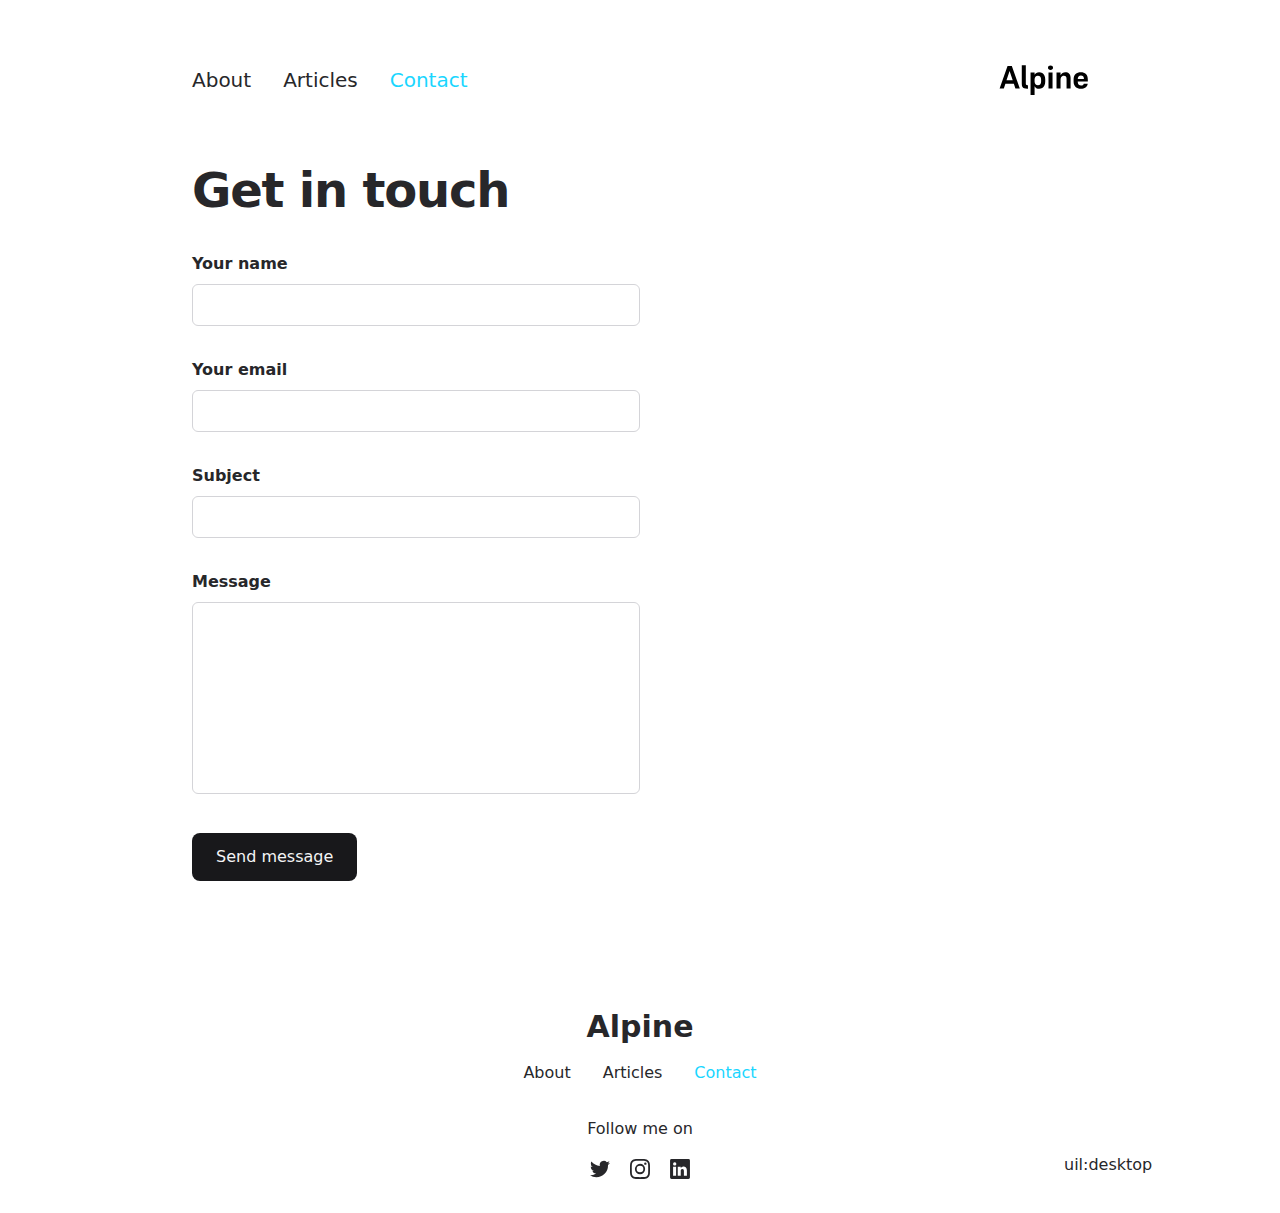
<file: contact/index.html>
<!DOCTYPE html><html lang="en"><head><meta charset="utf-8">
<meta name="viewport" content="width=device-width, initial-scale=1">
<title>Contact</title>
<meta name="twitter:card" content="summary_large_image">
<meta name="description" content="The minimalist blog theme">
<meta property="og:description" content="The minimalist blog theme">
<meta property="og:image" content="/social-card-preview.png">
<meta property="og:image:width" content="400">
<meta property="og:image:height" content="300">
<meta property="og:image:alt" content="An image showcasing my project.">
<meta property="og:title" content="Contact">
<link rel="preload" as="fetch" crossorigin="anonymous" href="/contact/_payload.json">
<link rel="stylesheet" href="/_nuxt/entry.PfdBwvuE.css">
<link rel="stylesheet" href="/_nuxt/DocumentDrivenNotFound.a4axj5M5.css">
<link rel="stylesheet" href="/_nuxt/ProseH1._Uaiq_Ey.css">
<link rel="stylesheet" href="/_nuxt/ContactForm.3-6ad9--.css">
<link rel="stylesheet" href="/_nuxt/Input.L1N7rCm5.css">
<link rel="stylesheet" href="/_nuxt/Button.DeFtqauh.css">
<link rel="modulepreload" as="script" crossorigin href="/_nuxt/entry.4CEYzNrl.js">
<link rel="modulepreload" as="script" crossorigin href="/_nuxt/NuxtImg.yT1BXRqA.js">
<link rel="modulepreload" as="script" crossorigin href="/_nuxt/document-driven.0FhtpO0-.js">
<link rel="modulepreload" as="script" crossorigin href="/_nuxt/DocumentDrivenEmpty.u90vhTDM.js">
<link rel="modulepreload" as="script" crossorigin href="/_nuxt/ContentRenderer.quyjyhm8.js">
<link rel="modulepreload" as="script" crossorigin href="/_nuxt/ContentRendererMarkdown.vue.cdYS3KGs.js">
<link rel="modulepreload" as="script" crossorigin href="/_nuxt/preview.h8CehpnJ.js">
<link rel="modulepreload" as="script" crossorigin href="/_nuxt/DocumentDrivenNotFound.ohobzMb3.js">
<link rel="modulepreload" as="script" crossorigin href="/_nuxt/default.zphoeLV9.js">
<link rel="modulepreload" as="script" crossorigin href="/_nuxt/ContentRendererMarkdown.cq3TbUEP.js">
<link rel="modulepreload" as="script" crossorigin href="/_nuxt/ProseH1.shjEQ5S4.js">
<link rel="modulepreload" as="script" crossorigin href="/_nuxt/ContactForm.ZR1JUJkR.js">
<link rel="modulepreload" as="script" crossorigin href="/_nuxt/Input.F6pyEcoz.js">
<link rel="modulepreload" as="script" crossorigin href="/_nuxt/Button.wZRBeJul.js">
<link rel="prefetch" as="style" href="/_nuxt/article.3v0cPUxw.css">
<link rel="prefetch" as="style" href="/_nuxt/ProseA.vTZszLgp.css">
<link rel="prefetch" as="script" crossorigin href="/_nuxt/article.RS3uqzmz.js">
<link rel="prefetch" as="script" crossorigin href="/_nuxt/ProseA.UMXOojJ-.js">
<link rel="prefetch" as="script" crossorigin href="/_nuxt/date.3uOv5BcS.js">
<link rel="prefetch" as="script" crossorigin href="/_nuxt/page.oD5bKfIr.js">
<link rel="prefetch" as="script" crossorigin href="/_nuxt/client-db.0obvhj9w.js">
<link rel="prefetch" as="script" crossorigin href="/_nuxt/slugify.YXDfRyGl.js">
<link rel="prefetch" as="style" href="/_nuxt/useStudio.3MfaGMCn.css">
<link rel="prefetch" as="script" crossorigin href="/_nuxt/useStudio.QmSKzqsR.js">
<link rel="prefetch" as="script" crossorigin href="/_nuxt/query.4mAxjKfx.js">
<link rel="prefetch" as="style" href="/_nuxt/error-404._LjjY-y0.css">
<link rel="prefetch" as="script" crossorigin href="/_nuxt/error-404.vJo03SPE.js">
<link rel="prefetch" as="style" href="/_nuxt/error-500.Ke0_YfD7.css">
<link rel="prefetch" as="script" crossorigin href="/_nuxt/error-500.SFF6iUlz.js">
<script type="module" src="/_nuxt/entry.4CEYzNrl.js" crossorigin></script><style id="pinceau-runtime-hydratable">@media{.phy[--]{--puid:WuGFa1-v;}.pv-q6mWU9{max-width:var(--elements-container-maxWidth);padding-left:var(--elements-container-padding-mobile);padding-right:var(--elements-container-padding-mobile);}@media (min-width: 475px){.pv-q6mWU9{padding-left:var(--elements-container-padding-xs);padding-right:var(--elements-container-padding-xs);}}@media (min-width: 640px){.pv-q6mWU9{padding-left:var(--elements-container-padding-sm);padding-right:var(--elements-container-padding-sm);}}@media (min-width: 768px){.pv-q6mWU9{padding-left:var(--elements-container-padding-md);padding-right:var(--elements-container-padding-md);}}} </style><style id="pinceau-theme">@media { :root {--pinceau-mq: initial; --alpine-readableLine: 68ch;--alpine-backdrop-backgroundColor: #f4f4f5b3;--prose-code-inline-padding: 0.2rem 0.375rem 0.2rem 0.375rem;--prose-code-block-backdropFilter: contrast(1);--prose-code-block-border-style: solid;--prose-code-block-border-width: 1px;--prose-tbody-tr-borderBottom-style: dashed;--prose-tbody-tr-borderBottom-width: 1px;--prose-th-textAlign: inherit;--prose-thead-borderBottom-style: solid;--prose-thead-borderBottom-width: 1px;--prose-thead-border-style: solid;--prose-thead-border-width: 0px;--prose-table-textAlign: start;--prose-hr-width: 1px;--prose-hr-style: solid;--prose-li-listStylePosition: outside;--prose-ol-li-markerColor: currentColor;--prose-ol-paddingInlineStart: 21px;--prose-ol-listStyleType: decimal;--prose-ul-li-markerColor: currentColor;--prose-ul-paddingInlineStart: 21px;--prose-ul-listStyleType: disc;--prose-blockquote-border-style: solid;--prose-blockquote-border-width: 4px;--prose-blockquote-quotes: '201C' '201D' '2018' '2019';--prose-blockquote-paddingInlineStart: 24px;--prose-a-code-color-hover: currentColor;--prose-a-code-color-static: currentColor;--prose-a-hasCode-borderBottom: none;--prose-a-border-distance: 2px;--prose-a-border-color-hover: currentColor;--prose-a-border-color-static: currentColor;--prose-a-border-style-hover: solid;--prose-a-border-style-static: dashed;--prose-a-border-width: 1px;--prose-a-color-static: inherit;--prose-a-textDecoration: none;--prose-h6-margin: 3rem 0 2rem;--prose-h5-margin: 3rem 0 2rem;--prose-h4-margin: 3rem 0 2rem;--prose-h3-margin: 3rem 0 2rem;--prose-h2-margin: 3rem 0 2rem;--prose-h1-margin: 0 0 2rem;--prose-p-fontSize: 18px;--typography-lead-loose: 2;--typography-lead-relaxed: 1.625;--typography-lead-normal: 1.5;--typography-lead-snug: 1.375;--typography-lead-tight: 1.25;--typography-lead-none: 1;--typography-lead-10: 2.5rem;--typography-lead-9: 2.25rem;--typography-lead-8: 2rem;--typography-lead-7: 1.75rem;--typography-lead-6: 1.5rem;--typography-lead-5: 1.25rem;--typography-lead-4: 1rem;--typography-lead-3: .75rem;--typography-lead-2: .5rem;--typography-lead-1: .025rem;--typography-fontWeight-black: 900;--typography-fontWeight-extrabold: 800;--typography-fontWeight-bold: 700;--typography-fontWeight-semibold: 600;--typography-fontWeight-medium: 500;--typography-fontWeight-normal: 400;--typography-fontWeight-light: 300;--typography-fontWeight-extralight: 200;--typography-fontWeight-thin: 100;--typography-fontSize-9xl: 128px;--typography-fontSize-8xl: 96px;--typography-fontSize-7xl: 72px;--typography-fontSize-6xl: 60px;--typography-fontSize-5xl: 48px;--typography-fontSize-4xl: 36px;--typography-fontSize-3xl: 30px;--typography-fontSize-2xl: 24px;--typography-fontSize-xl: 20px;--typography-fontSize-lg: 18px;--typography-fontSize-base: 16px;--typography-fontSize-sm: 14px;--typography-fontSize-xs: 12px;--typography-letterSpacing-wide: 0.025em;--typography-letterSpacing-tight: -0.025em;--typography-verticalMargin-base: 24px;--typography-verticalMargin-sm: 16px;--elements-border-secondary-hover: [object Object];--elements-backdrop-background: #fffc;--elements-backdrop-filter: saturate(200%) blur(20px);--elements-container-maxWidth: 64rem;--lead-loose: 2;--lead-relaxed: 1.625;--lead-normal: 1.5;--lead-snug: 1.375;--lead-tight: 1.25;--lead-none: 1;--lead-10: 2.5rem;--lead-9: 2.25rem;--lead-8: 2rem;--lead-7: 1.75rem;--lead-6: 1.5rem;--lead-5: 1.25rem;--lead-4: 1rem;--lead-3: .75rem;--lead-2: .5rem;--lead-1: .025rem;--letterSpacing-widest: 0.1em;--letterSpacing-wider: 0.05em;--letterSpacing-wide: 0.025em;--letterSpacing-normal: 0em;--letterSpacing-tight: -0.025em;--letterSpacing-tighter: -0.05em;--fontSize-9xl: 8rem;--fontSize-8xl: 6rem;--fontSize-7xl: 4.5rem;--fontSize-6xl: 3.75rem;--fontSize-5xl: 3rem;--fontSize-4xl: 2.25rem;--fontSize-3xl: 1.875rem;--fontSize-2xl: 1.5rem;--fontSize-xl: 1.25rem;--fontSize-lg: 1.125rem;--fontSize-base: 1rem;--fontSize-sm: 0.875rem;--fontSize-xs: 0.75rem;--fontWeight-black: 900;--fontWeight-extrabold: 800;--fontWeight-bold: 700;--fontWeight-semibold: 600;--fontWeight-medium: 500;--fontWeight-normal: 400;--fontWeight-light: 300;--fontWeight-extralight: 200;--fontWeight-thin: 100;--font-mono: ui-monospace, SFMono-Regular, Menlo, Monaco, Consolas, Liberation Mono, Courier New, monospace;--font-serif: ui-serif, Georgia, Cambria, Times New Roman, Times, serif;--font-sans: ui-sans-serif, system-ui, -apple-system, BlinkMacSystemFont, Segoe UI, Roboto, Helvetica Neue, Arial, Noto Sans, sans-serif, Apple Color Emoji, Segoe UI Emoji, Segoe UI Symbol, Noto Color Emoji;--opacity-total: 1;--opacity-high: 0.8;--opacity-medium: 0.5;--opacity-soft: 0.3;--opacity-light: 0.15;--opacity-bright: 0.1;--opacity-noOpacity: 0;--borderWidth-lg: 3px;--borderWidth-md: 2px;--borderWidth-sm: 1px;--borderWidth-noBorder: 0;--space-rem-875: 0.875rem;--space-rem-625: 0.625rem;--space-rem-375: 0.375rem;--space-rem-125: 0.125rem;--space-px: 1px;--space-128: 32rem;--space-96: 24rem;--space-80: 20rem;--space-72: 18rem;--space-64: 16rem;--space-60: 15rem;--space-56: 14rem;--space-52: 13rem;--space-48: 12rem;--space-44: 11rem;--space-40: 10rem;--space-36: 9rem;--space-32: 8rem;--space-28: 7rem;--space-24: 6rem;--space-20: 5rem;--space-16: 4rem;--space-14: 3.5rem;--space-12: 3rem;--space-11: 2.75rem;--space-10: 2.5rem;--space-9: 2.25rem;--space-8: 2rem;--space-7: 1.75rem;--space-6: 1.5rem;--space-5: 1.25rem;--space-4: 1rem;--space-3: 0.75rem;--space-2: 0.5rem;--space-1: 0.25rem;--space-0: 0px;--size-full: 100%;--size-7xl: 80rem;--size-6xl: 72rem;--size-5xl: 64rem;--size-4xl: 56rem;--size-3xl: 48rem;--size-2xl: 42rem;--size-xl: 36rem;--size-lg: 32rem;--size-md: 28rem;--size-sm: 24rem;--size-xs: 20rem;--size-200: 200px;--size-104: 104px;--size-80: 80px;--size-64: 64px;--size-56: 56px;--size-48: 48px;--size-40: 40px;--size-32: 32px;--size-24: 24px;--size-20: 20px;--size-16: 16px;--size-12: 12px;--size-8: 8px;--size-6: 6px;--size-4: 4px;--size-2: 2px;--size-0: 0px;--radii-full: 9999px;--radii-3xl: 1.75rem;--radii-2xl: 1.5rem;--radii-xl: 1rem;--radii-lg: 0.75rem;--radii-md: 0.5rem;--radii-sm: 0.375rem;--radii-xs: 0.25rem;--radii-2xs: 0.125rem;--radii-none: 0px;--shadow-none: 0px 0px 0px 0px transparent;--shadow-lg: 0px 10px 15px -3px #000000, 0px 4px 6px -4px #000000;--shadow-md: 0px 4px 6px -1px #000000, 0px 2px 4px -2px #000000;--shadow-sm: 0px 1px 3px 0px #000000, 0px 1px 2px -1px #000000;--shadow-xs: 0px 1px 2px 0px #000000;--height-screen: 100vh;--width-screen: 100vw;--color-primary-900: #002e38;--color-primary-800: #005c70;--color-primary-700: #008aa9;--color-primary-600: #00b9e1;--color-primary-500: #1ad6ff;--color-primary-400: #40ddff;--color-primary-300: #66e4ff;--color-primary-200: #8deaff;--color-primary-100: #b3f1ff;--color-primary-50: #d9f8ff;--color-ruby-900: #380011;--color-ruby-800: #700021;--color-ruby-700: #a90032;--color-ruby-600: #e10043;--color-ruby-500: #ff1a5e;--color-ruby-400: #ff4079;--color-ruby-300: #ff6694;--color-ruby-200: #ff8dae;--color-ruby-100: #ffb3c9;--color-ruby-50: #ffd9e4;--color-pink-900: #380025;--color-pink-800: #70004b;--color-pink-700: #a90070;--color-pink-600: #e10095;--color-pink-500: #ff1ab2;--color-pink-400: #ff40bf;--color-pink-300: #ff66cc;--color-pink-200: #ff8dd8;--color-pink-100: #ffb3e5;--color-pink-50: #ffd9f2;--color-purple-900: #190038;--color-purple-800: #330070;--color-purple-700: #4c00a9;--color-purple-600: #6500e1;--color-purple-500: #811aff;--color-purple-400: #9640ff;--color-purple-300: #ab66ff;--color-purple-200: #c08dff;--color-purple-100: #d5b3ff;--color-purple-50: #ead9ff;--color-royalblue-900: #0b0531;--color-royalblue-800: #160a62;--color-royalblue-700: #211093;--color-royalblue-600: #2c15c4;--color-royalblue-500: #4127e8;--color-royalblue-400: #614bec;--color-royalblue-300: #806ff0;--color-royalblue-200: #a093f3;--color-royalblue-100: #c0b7f7;--color-royalblue-50: #dfdbfb;--color-indigoblue-900: #001238;--color-indigoblue-800: #002370;--color-indigoblue-700: #0035a9;--color-indigoblue-600: #0047e1;--color-indigoblue-500: #1a62ff;--color-indigoblue-400: #407cff;--color-indigoblue-300: #6696ff;--color-indigoblue-200: #8db0ff;--color-indigoblue-100: #b3cbff;--color-indigoblue-50: #d9e5ff;--color-blue-900: #002438;--color-blue-800: #004870;--color-blue-700: #006ca9;--color-blue-600: #0090e1;--color-blue-500: #1aadff;--color-blue-400: #40bbff;--color-blue-300: #66c8ff;--color-blue-200: #8dd6ff;--color-blue-100: #b3e4ff;--color-blue-50: #d9f1ff;--color-lightblue-900: #002e38;--color-lightblue-800: #005c70;--color-lightblue-700: #008aa9;--color-lightblue-600: #00b9e1;--color-lightblue-500: #1ad6ff;--color-lightblue-400: #40ddff;--color-lightblue-300: #66e4ff;--color-lightblue-200: #8deaff;--color-lightblue-100: #b3f1ff;--color-lightblue-50: #d9f8ff;--color-teal-900: #062a28;--color-teal-800: #0b544f;--color-teal-700: #117d77;--color-teal-600: #16a79e;--color-teal-500: #1cd1c6;--color-teal-400: #36e4da;--color-teal-300: #5fe9e1;--color-teal-200: #87efe9;--color-teal-100: #aff4f0;--color-teal-50: #d7faf8;--color-pear-900: #2a2b09;--color-pear-800: #545512;--color-pear-700: #7e801b;--color-pear-600: #a8aa24;--color-pear-500: #d0d32f;--color-pear-400: #d8da52;--color-pear-300: #e0e274;--color-pear-200: #e8e997;--color-pear-100: #eff0ba;--color-pear-50: #f7f8dc;--color-red-900: #380300;--color-red-800: #700700;--color-red-700: #a90a00;--color-red-600: #e10e00;--color-red-500: #ff281a;--color-red-400: #ff4c40;--color-red-300: #ff7066;--color-red-200: #ff948d;--color-red-100: #ffb7b3;--color-red-50: #ffdbd9;--color-orange-900: #381800;--color-orange-800: #702f00;--color-orange-700: #a94700;--color-orange-600: #e15e00;--color-orange-500: #ff7a1a;--color-orange-400: #ff9040;--color-orange-300: #ffa666;--color-orange-200: #ffbd8d;--color-orange-100: #ffd3b3;--color-orange-50: #ffe9d9;--color-yellow-900: #362b03;--color-yellow-800: #6d5605;--color-yellow-700: #a38108;--color-yellow-600: #daac0a;--color-yellow-500: #f5c828;--color-yellow-400: #f7d14c;--color-yellow-300: #f8da70;--color-yellow-200: #fae393;--color-yellow-100: #fcedb7;--color-yellow-50: #fdf6db;--color-green-900: #003f25;--color-green-800: #005e38;--color-green-700: #007e4a;--color-green-600: #009d5d;--color-green-500: #00bd6f;--color-green-400: #00dc82;--color-green-300: #30ffaa;--color-green-200: #83ffcc;--color-green-100: #acffdd;--color-green-50: #d6ffee;--color-gray-900: #18181B;--color-gray-800: #27272A;--color-gray-700: #3f3f46;--color-gray-600: #52525B;--color-gray-500: #71717A;--color-gray-400: #a1a1aa;--color-gray-300: #D4d4d8;--color-gray-200: #e4e4e7;--color-gray-100: #f4f4f5;--color-gray-50: #fafafa;--color-black: #0c0c0d;--color-white: #FFFFFF;--media-portrait: only screen and (orientation: portrait);--media-landscape: only screen and (orientation: landscape);--media-rm: (prefers-reduced-motion: reduce);--media-2xl: (min-width: 1536px);--media-xl: (min-width: 1280px);--media-lg: (min-width: 1024px);--media-md: (min-width: 768px);--media-sm: (min-width: 640px);--media-xs: (min-width: 475px);--alpine-body-color: var(--color-gray-800);--alpine-body-backgroundColor: var(--color-white);--prose-code-inline-fontWeight: var(--typography-fontWeight-normal);--prose-code-inline-fontSize: var(--typography-fontSize-sm);--prose-code-inline-borderRadius: var(--radii-xs);--prose-code-block-pre-padding: var(--typography-verticalMargin-sm);--prose-code-block-margin: var(--typography-verticalMargin-base) 0;--prose-code-block-fontSize: var(--typography-fontSize-sm);--prose-tbody-code-inline-fontSize: var(--typography-fontSize-sm);--prose-tbody-td-padding: var(--typography-verticalMargin-sm);--prose-th-fontWeight: var(--typography-fontWeight-semibold);--prose-th-padding: 0 var(--typography-verticalMargin-sm) var(--typography-verticalMargin-sm) var(--typography-verticalMargin-sm);--prose-table-lineHeight: var(--typography-lead-6);--prose-table-fontSize: var(--typography-fontSize-sm);--prose-table-margin: var(--typography-verticalMargin-base) 0;--prose-hr-margin: var(--typography-verticalMargin-base) 0;--prose-li-margin: var(--typography-verticalMargin-sm) 0;--prose-ol-margin: var(--typography-verticalMargin-base) 0;--prose-ul-margin: var(--typography-verticalMargin-base) 0;--prose-blockquote-margin: var(--typography-verticalMargin-base) 0;--prose-a-code-border-style: var(--prose-a-border-style-static);--prose-a-code-border-width: var(--prose-a-border-width);--prose-a-fontWeight: var(--typography-fontWeight-medium);--prose-img-margin: var(--typography-verticalMargin-base) 0;--prose-strong-fontWeight: var(--typography-fontWeight-semibold);--prose-h6-iconSize: var(--typography-fontSize-base);--prose-h6-fontWeight: var(--typography-fontWeight-semibold);--prose-h6-lineHeight: var(--typography-lead-normal);--prose-h6-fontSize: var(--typography-fontSize-lg);--prose-h5-iconSize: var(--typography-fontSize-lg);--prose-h5-fontWeight: var(--typography-fontWeight-semibold);--prose-h5-lineHeight: var(--typography-lead-snug);--prose-h5-fontSize: var(--typography-fontSize-xl);--prose-h4-iconSize: var(--typography-fontSize-lg);--prose-h4-letterSpacing: var(--typography-letterSpacing-tight);--prose-h4-fontWeight: var(--typography-fontWeight-semibold);--prose-h4-lineHeight: var(--typography-lead-snug);--prose-h4-fontSize: var(--typography-fontSize-2xl);--prose-h3-iconSize: var(--typography-fontSize-xl);--prose-h3-letterSpacing: var(--typography-letterSpacing-tight);--prose-h3-fontWeight: var(--typography-fontWeight-semibold);--prose-h3-lineHeight: var(--typography-lead-snug);--prose-h3-fontSize: var(--typography-fontSize-3xl);--prose-h2-iconSize: var(--typography-fontSize-2xl);--prose-h2-letterSpacing: var(--typography-letterSpacing-tight);--prose-h2-fontWeight: var(--typography-fontWeight-semibold);--prose-h2-lineHeight: var(--typography-lead-tight);--prose-h2-fontSize: var(--typography-fontSize-4xl);--prose-h1-iconSize: var(--typography-fontSize-3xl);--prose-h1-letterSpacing: var(--typography-letterSpacing-tight);--prose-h1-fontWeight: var(--typography-fontWeight-bold);--prose-h1-lineHeight: var(--typography-lead-tight);--prose-h1-fontSize: var(--typography-fontSize-5xl);--prose-p-br-margin: var(--typography-verticalMargin-base) 0 0 0;--prose-p-margin: var(--typography-verticalMargin-base) 0;--prose-p-lineHeight: var(--typography-lead-normal);--typography-color-primary-900: var(--color-primary-900);--typography-color-primary-800: var(--color-primary-800);--typography-color-primary-700: var(--color-primary-700);--typography-color-primary-600: var(--color-primary-600);--typography-color-primary-500: var(--color-primary-500);--typography-color-primary-400: var(--color-primary-400);--typography-color-primary-300: var(--color-primary-300);--typography-color-primary-200: var(--color-primary-200);--typography-color-primary-100: var(--color-primary-100);--typography-color-primary-50: var(--color-primary-50);--typography-font-code: var(--font-mono);--typography-font-body: var(--font-sans);--typography-font-display: var(--font-sans);--typography-body-backgroundColor: var(--color-white);--typography-body-color: var(--color-black);--elements-state-danger-borderColor-secondary: var(--color-red-200);--elements-state-danger-borderColor-primary: var(--color-red-100);--elements-state-danger-backgroundColor-secondary: var(--color-red-100);--elements-state-danger-backgroundColor-primary: var(--color-red-50);--elements-state-danger-color-secondary: var(--color-red-600);--elements-state-danger-color-primary: var(--color-red-500);--elements-state-warning-borderColor-secondary: var(--color-yellow-200);--elements-state-warning-borderColor-primary: var(--color-yellow-100);--elements-state-warning-backgroundColor-secondary: var(--color-yellow-100);--elements-state-warning-backgroundColor-primary: var(--color-yellow-50);--elements-state-warning-color-secondary: var(--color-yellow-700);--elements-state-warning-color-primary: var(--color-yellow-600);--elements-state-success-borderColor-secondary: var(--color-green-200);--elements-state-success-borderColor-primary: var(--color-green-100);--elements-state-success-backgroundColor-secondary: var(--color-green-100);--elements-state-success-backgroundColor-primary: var(--color-green-50);--elements-state-success-color-secondary: var(--color-green-600);--elements-state-success-color-primary: var(--color-green-500);--elements-state-info-borderColor-secondary: var(--color-blue-200);--elements-state-info-borderColor-primary: var(--color-blue-100);--elements-state-info-backgroundColor-secondary: var(--color-blue-100);--elements-state-info-backgroundColor-primary: var(--color-blue-50);--elements-state-info-color-secondary: var(--color-blue-600);--elements-state-info-color-primary: var(--color-blue-500);--elements-state-primary-borderColor-secondary: var(--color-primary-200);--elements-state-primary-borderColor-primary: var(--color-primary-100);--elements-state-primary-backgroundColor-secondary: var(--color-primary-100);--elements-state-primary-backgroundColor-primary: var(--color-primary-50);--elements-state-primary-color-secondary: var(--color-primary-700);--elements-state-primary-color-primary: var(--color-primary-600);--elements-surface-secondary-backgroundColor: var(--color-gray-200);--elements-surface-primary-backgroundColor: var(--color-gray-100);--elements-surface-background-base: var(--color-gray-100);--elements-border-secondary-static: var(--color-gray-200);--elements-border-primary-hover: var(--color-gray-200);--elements-border-primary-static: var(--color-gray-100);--elements-container-padding-md: var(--space-16);--elements-container-padding-sm: var(--space-12);--elements-container-padding-xs: var(--space-8);--elements-container-padding-mobile: var(--space-6);--elements-text-secondary-color-hover: var(--color-gray-700);--elements-text-secondary-color-static: var(--color-gray-500);--elements-text-primary-color-static: var(--color-gray-900);--text-6xl-lineHeight: var(--lead-none);--text-6xl-fontSize: var(--fontSize-6xl);--text-5xl-lineHeight: var(--lead-none);--text-5xl-fontSize: var(--fontSize-5xl);--text-4xl-lineHeight: var(--lead-10);--text-4xl-fontSize: var(--fontSize-4xl);--text-3xl-lineHeight: var(--lead-9);--text-3xl-fontSize: var(--fontSize-3xl);--text-2xl-lineHeight: var(--lead-8);--text-2xl-fontSize: var(--fontSize-2xl);--text-xl-lineHeight: var(--lead-7);--text-xl-fontSize: var(--fontSize-xl);--text-lg-lineHeight: var(--lead-7);--text-lg-fontSize: var(--fontSize-lg);--text-base-lineHeight: var(--lead-6);--text-base-fontSize: var(--fontSize-base);--text-sm-lineHeight: var(--lead-5);--text-sm-fontSize: var(--fontSize-sm);--text-xs-lineHeight: var(--lead-4);--text-xs-fontSize: var(--fontSize-xs);--shadow-2xl: 0px 25px 50px -12px var(--color-gray-900);--shadow-xl: 0px 20px 25px -5px var(--color-gray-400), 0px 8px 10px -6px #000000;--color-secondary-900: var(--color-gray-900);--color-secondary-800: var(--color-gray-800);--color-secondary-700: var(--color-gray-700);--color-secondary-600: var(--color-gray-600);--color-secondary-500: var(--color-gray-500);--color-secondary-400: var(--color-gray-400);--color-secondary-300: var(--color-gray-300);--color-secondary-200: var(--color-gray-200);--color-secondary-100: var(--color-gray-100);--color-secondary-50: var(--color-gray-50);--prose-a-code-background-hover: var(--typography-color-primary-50);--prose-a-code-border-color-hover: var(--typography-color-primary-500);--prose-a-color-hover: var(--typography-color-primary-500);--typography-color-secondary-900: var(--color-secondary-900);--typography-color-secondary-800: var(--color-secondary-800);--typography-color-secondary-700: var(--color-secondary-700);--typography-color-secondary-600: var(--color-secondary-600);--typography-color-secondary-500: var(--color-secondary-500);--typography-color-secondary-400: var(--color-secondary-400);--typography-color-secondary-300: var(--color-secondary-300);--typography-color-secondary-200: var(--color-secondary-200);--typography-color-secondary-100: var(--color-secondary-100);--typography-color-secondary-50: var(--color-secondary-50);--prose-code-inline-backgroundColor: var(--typography-color-secondary-100);--prose-code-inline-color: var(--typography-color-secondary-700);--prose-code-block-backgroundColor: var(--typography-color-secondary-100);--prose-code-block-color: var(--typography-color-secondary-700);--prose-code-block-border-color: var(--typography-color-secondary-200);--prose-tbody-tr-borderBottom-color: var(--typography-color-secondary-200);--prose-th-color: var(--typography-color-secondary-600);--prose-thead-borderBottom-color: var(--typography-color-secondary-200);--prose-thead-border-color: var(--typography-color-secondary-300);--prose-hr-color: var(--typography-color-secondary-200);--prose-blockquote-border-color: var(--typography-color-secondary-200);--prose-blockquote-color: var(--typography-color-secondary-500);--prose-a-code-border-color-static: var(--typography-color-secondary-400); } }@media { :root.dark {--pinceau-mq: dark; --alpine-backdrop-backgroundColor: #18181bb3;--prose-code-block-backdropFilter: contrast(1);--prose-ol-li-markerColor: currentColor;--prose-ul-li-markerColor: currentColor;--prose-a-code-color-hover: currentColor;--prose-a-code-color-static: currentColor;--prose-a-border-color-hover: currentColor;--prose-a-border-color-static: currentColor;--prose-a-color-static: inherit;--elements-backdrop-background: #0c0d0ccc;--alpine-body-color: var(--color-gray-200);--alpine-body-backgroundColor: var(--color-black);--typography-body-backgroundColor: var(--color-black);--typography-body-color: var(--color-white);--elements-state-danger-borderColor-secondary: var(--color-red-700);--elements-state-danger-borderColor-primary: var(--color-red-800);--elements-state-danger-backgroundColor-secondary: var(--color-red-800);--elements-state-danger-backgroundColor-primary: var(--color-red-900);--elements-state-danger-color-secondary: var(--color-red-200);--elements-state-danger-color-primary: var(--color-red-300);--elements-state-warning-borderColor-secondary: var(--color-yellow-700);--elements-state-warning-borderColor-primary: var(--color-yellow-800);--elements-state-warning-backgroundColor-secondary: var(--color-yellow-800);--elements-state-warning-backgroundColor-primary: var(--color-yellow-900);--elements-state-warning-color-secondary: var(--color-yellow-200);--elements-state-warning-color-primary: var(--color-yellow-400);--elements-state-success-borderColor-secondary: var(--color-green-700);--elements-state-success-borderColor-primary: var(--color-green-800);--elements-state-success-backgroundColor-secondary: var(--color-green-800);--elements-state-success-backgroundColor-primary: var(--color-green-900);--elements-state-success-color-secondary: var(--color-green-200);--elements-state-success-color-primary: var(--color-green-400);--elements-state-info-borderColor-secondary: var(--color-blue-700);--elements-state-info-borderColor-primary: var(--color-blue-800);--elements-state-info-backgroundColor-secondary: var(--color-blue-800);--elements-state-info-backgroundColor-primary: var(--color-blue-900);--elements-state-info-color-secondary: var(--color-blue-200);--elements-state-info-color-primary: var(--color-blue-400);--elements-state-primary-borderColor-secondary: var(--color-primary-700);--elements-state-primary-borderColor-primary: var(--color-primary-800);--elements-state-primary-backgroundColor-secondary: var(--color-primary-800);--elements-state-primary-backgroundColor-primary: var(--color-primary-900);--elements-state-primary-color-secondary: var(--color-primary-200);--elements-state-primary-color-primary: var(--color-primary-400);--elements-surface-secondary-backgroundColor: var(--color-gray-800);--elements-surface-primary-backgroundColor: var(--color-gray-900);--elements-surface-background-base: var(--color-gray-900);--elements-border-secondary-static: var(--color-gray-800);--elements-border-primary-hover: var(--color-gray-800);--elements-border-primary-static: var(--color-gray-900);--elements-text-secondary-color-hover: var(--color-gray-200);--elements-text-secondary-color-static: var(--color-gray-400);--elements-text-primary-color-static: var(--color-gray-50);--prose-a-code-background-hover: var(--typography-color-primary-900);--prose-a-code-border-color-hover: var(--typography-color-primary-600);--prose-a-color-hover: var(--typography-color-primary-400);--prose-code-inline-backgroundColor: var(--typography-color-secondary-800);--prose-code-inline-color: var(--typography-color-secondary-200);--prose-code-block-backgroundColor: var(--typography-color-secondary-900);--prose-code-block-color: var(--typography-color-secondary-200);--prose-code-block-border-color: var(--typography-color-secondary-800);--prose-tbody-tr-borderBottom-color: var(--typography-color-secondary-800);--prose-th-color: var(--typography-color-secondary-400);--prose-thead-borderBottom-color: var(--typography-color-secondary-800);--prose-thead-border-color: var(--typography-color-secondary-600);--prose-hr-color: var(--typography-color-secondary-800);--prose-blockquote-border-color: var(--typography-color-secondary-700);--prose-blockquote-color: var(--typography-color-secondary-400);--prose-a-code-border-color-static: var(--typography-color-secondary-600); } }</style><script>"use strict";(()=>{const a=window,e=document.documentElement,m=["dark","light"],c=window&&window.localStorage&&window.localStorage.getItem&&window.localStorage.getItem("nuxt-color-mode")||"system";let n=c==="system"?d():c;const l=e.getAttribute("data-color-mode-forced");l&&(n=l),i(n),a["__NUXT_COLOR_MODE__"]={preference:c,value:n,getColorScheme:d,addColorScheme:i,removeColorScheme:f};function i(o){const t=""+o+"",s="";e.classList?e.classList.add(t):e.className+=" "+t,s&&e.setAttribute("data-"+s,o)}function f(o){const t=""+o+"",s="";e.classList?e.classList.remove(t):e.className=e.className.replace(new RegExp(t,"g"),""),s&&e.removeAttribute("data-"+s)}function r(o){return a.matchMedia("(prefers-color-scheme"+o+")")}function d(){if(a.matchMedia&&r("").media!=="not all"){for(const o of m)if(r(":"+o).matches)return o}return"light"}})();
</script></head><body><div id="__nuxt"><div class="container pv-q6mWU9 pc-WuGFa1 app-layout" data-v-10310f13 data-v-df4e3f1a><!--[--><div class="nuxt-progress" style="width:0%;height:3px;opacity:0;background-size:Infinity% auto;" data-v-10310f13></div><header class="right" data-v-10310f13 data-v-3e3eaefb><div class="menu" data-v-3e3eaefb><button aria-label="Navigation Menu" data-v-3e3eaefb><svg width="24" height="24" viewBox="0 0 68 68" fill="currentColor" xmlns="http://www.w3.org/2000/svg" data-v-3e3eaefb><path d="M8 34C8 32.1362 8 31.2044 8.30448 30.4693C8.71046 29.4892 9.48915 28.7105 10.4693 28.3045C11.2044 28 12.1362 28 14 28C15.8638 28 16.7956 28 17.5307 28.3045C18.5108 28.7105 19.2895 29.4892 19.6955 30.4693C20 31.2044 20 32.1362 20 34C20 35.8638 20 36.7956 19.6955 37.5307C19.2895 38.5108 18.5108 39.2895 17.5307 39.6955C16.7956 40 15.8638 40 14 40C12.1362 40 11.2044 40 10.4693 39.6955C9.48915 39.2895 8.71046 38.5108 8.30448 37.5307C8 36.7956 8 35.8638 8 34Z" data-v-3e3eaefb></path><path d="M28 34C28 32.1362 28 31.2044 28.3045 30.4693C28.7105 29.4892 29.4892 28.7105 30.4693 28.3045C31.2044 28 32.1362 28 34 28C35.8638 28 36.7956 28 37.5307 28.3045C38.5108 28.7105 39.2895 29.4892 39.6955 30.4693C40 31.2044 40 32.1362 40 34C40 35.8638 40 36.7956 39.6955 37.5307C39.2895 38.5108 38.5108 39.2895 37.5307 39.6955C36.7956 40 35.8638 40 34 40C32.1362 40 31.2044 40 30.4693 39.6955C29.4892 39.2895 28.7105 38.5108 28.3045 37.5307C28 36.7956 28 35.8638 28 34Z" data-v-3e3eaefb></path><path d="M48 34C48 32.1362 48 31.2044 48.3045 30.4693C48.7105 29.4892 49.4892 28.7105 50.4693 28.3045C51.2044 28 52.1362 28 54 28C55.8638 28 56.7956 28 57.5307 28.3045C58.5108 28.7105 59.2895 29.4892 59.6955 30.4693C60 31.2044 60 32.1362 60 34C60 35.8638 60 36.7956 59.6955 37.5307C59.2895 38.5108 58.5108 39.2895 57.5307 39.6955C56.7956 40 55.8638 40 54 40C52.1362 40 51.2044 40 50.4693 39.6955C49.4892 39.2895 48.7105 38.5108 48.3045 37.5307C48 36.7956 48 35.8638 48 34Z" data-v-3e3eaefb></path></svg></button></div><div class="overlay" data-v-3e3eaefb><nav data-v-3e3eaefb data-v-e3ac3110><ul data-v-e3ac3110><!--[--><li data-v-e3ac3110><a href="/" class="" data-v-e3ac3110><span class="underline-fx" data-v-e3ac3110></span> About</a></li><li data-v-e3ac3110><a href="/articles" class="" data-v-e3ac3110><span class="underline-fx" data-v-e3ac3110></span> Articles</a></li><li data-v-e3ac3110><a aria-current="page" href="/contact" class="router-link-active router-link-exact-active" data-v-e3ac3110><span class="underline-fx" data-v-e3ac3110></span> Contact</a></li><!--]--></ul></nav></div><div class="logo" data-v-3e3eaefb><a href="/" class="" data-v-3e3eaefb><img src="/logo-dark.svg" class="dark-img" alt="alpine" width="89" height="31" data-v-3e3eaefb><img src="/logo.svg" class="light-img" alt="alpine" width="89" height="31" data-v-3e3eaefb></a></div><div class="main-nav" data-v-3e3eaefb><nav data-v-3e3eaefb data-v-e3ac3110><ul data-v-e3ac3110><!--[--><li data-v-e3ac3110><a href="/" class="" data-v-e3ac3110><span class="underline-fx" data-v-e3ac3110></span> About</a></li><li data-v-e3ac3110><a href="/articles" class="" data-v-e3ac3110><span class="underline-fx" data-v-e3ac3110></span> Articles</a></li><li data-v-e3ac3110><a aria-current="page" href="/contact" class="router-link-active router-link-exact-active" data-v-e3ac3110><span class="underline-fx" data-v-e3ac3110></span> Contact</a></li><!--]--></ul></nav></div></header><!--[--><div class="document-driven-page"><main><!--[--><div><h1 id="get-in-touch" data-v-b391db40><a aria-current="page" href="/contact#get-in-touch" class="router-link-active router-link-exact-active" data-v-b391db40><!--[-->Get in touch<!--]--><!----></a></h1><form class="contact-form" method="POST" action data-v-1957f481><div class="inputs" data-v-1957f481><!--[--><div data-v-1957f481 data-v-6af43c73><label for="name" data-v-6af43c73>Your name</label><input id="name" name="name" value="" type="text" placeholder="" data-v-6af43c73></div><div data-v-1957f481 data-v-6af43c73><label for="email" data-v-6af43c73>Your email</label><input id="email" name="email" value="" type="email" placeholder="" data-v-6af43c73></div><div data-v-1957f481 data-v-6af43c73><label for="subject" data-v-6af43c73>Subject</label><input id="subject" name="subject" value="" type="text" placeholder="" data-v-6af43c73></div><div data-v-1957f481 data-v-6af43c73><label for="message" data-v-6af43c73>Message</label><textarea id="message" name="message" type="textarea" placeholder="" data-v-6af43c73></textarea></div><!--]--></div><div data-v-1957f481><button type="submit" disabled data-v-1957f481 data-v-70cf6b1c><!--[-->Send message<!--]--></button></div></form></div><!--]--></main></div><!--]--><footer class="center" data-v-10310f13 data-v-86c3c5f3><a href="https://www.github.com/nuxt-themes/alpine" rel="noopener noreferrer" class="credits" data-v-86c3c5f3>Alpine</a><div class="navigation" data-v-86c3c5f3><nav data-v-86c3c5f3 data-v-e3ac3110><ul data-v-e3ac3110><!--[--><li data-v-e3ac3110><a href="/" class="" data-v-e3ac3110><span class="underline-fx" data-v-e3ac3110></span> About</a></li><li data-v-e3ac3110><a href="/articles" class="" data-v-e3ac3110><span class="underline-fx" data-v-e3ac3110></span> Articles</a></li><li data-v-e3ac3110><a aria-current="page" href="/contact" class="router-link-active router-link-exact-active" data-v-e3ac3110><span class="underline-fx" data-v-e3ac3110></span> Contact</a></li><!--]--></ul></nav></div><p class="message" data-v-86c3c5f3>Follow me on</p><div class="icons" data-v-86c3c5f3><div class="social" data-v-86c3c5f3><!--[--><a href="https://twitter.com/nuxtlabs" rel="noopener noreferrer" target="_blank" title="nuxtlabs" aria-label="nuxtlabs" data-v-c683a490><svg xmlns="http://www.w3.org/2000/svg" xmlns:xlink="http://www.w3.org/1999/xlink" aria-hidden="true" role="img" class="icon" data-v-c683a490 style="" width="1em" height="1em" viewBox="0 0 24 24" data-v-6aa804ec><path fill="currentColor" d="M22 5.8a8.49 8.49 0 0 1-2.36.64a4.13 4.13 0 0 0 1.81-2.27a8.21 8.21 0 0 1-2.61 1a4.1 4.1 0 0 0-7 3.74a11.64 11.64 0 0 1-8.45-4.29a4.16 4.16 0 0 0-.55 2.07a4.09 4.09 0 0 0 1.82 3.41a4.05 4.05 0 0 1-1.86-.51v.05a4.1 4.1 0 0 0 3.3 4a3.93 3.93 0 0 1-1.1.17a4.9 4.9 0 0 1-.77-.07a4.11 4.11 0 0 0 3.83 2.84A8.22 8.22 0 0 1 3 18.34a7.93 7.93 0 0 1-1-.06a11.57 11.57 0 0 0 6.29 1.85A11.59 11.59 0 0 0 20 8.45v-.53a8.43 8.43 0 0 0 2-2.12"/></svg></a><a href="https://instagram.com/atinuxt" rel="noopener noreferrer" target="_blank" title="atinuxt" aria-label="atinuxt" data-v-c683a490><svg xmlns="http://www.w3.org/2000/svg" xmlns:xlink="http://www.w3.org/1999/xlink" aria-hidden="true" role="img" class="icon" data-v-c683a490 style="" width="1em" height="1em" viewBox="0 0 24 24" data-v-6aa804ec><path fill="currentColor" d="M17.34 5.46a1.2 1.2 0 1 0 1.2 1.2a1.2 1.2 0 0 0-1.2-1.2m4.6 2.42a7.59 7.59 0 0 0-.46-2.43a4.94 4.94 0 0 0-1.16-1.77a4.7 4.7 0 0 0-1.77-1.15a7.3 7.3 0 0 0-2.43-.47C15.06 2 14.72 2 12 2s-3.06 0-4.12.06a7.3 7.3 0 0 0-2.43.47a4.78 4.78 0 0 0-1.77 1.15a4.7 4.7 0 0 0-1.15 1.77a7.3 7.3 0 0 0-.47 2.43C2 8.94 2 9.28 2 12s0 3.06.06 4.12a7.3 7.3 0 0 0 .47 2.43a4.7 4.7 0 0 0 1.15 1.77a4.78 4.78 0 0 0 1.77 1.15a7.3 7.3 0 0 0 2.43.47C8.94 22 9.28 22 12 22s3.06 0 4.12-.06a7.3 7.3 0 0 0 2.43-.47a4.7 4.7 0 0 0 1.77-1.15a4.85 4.85 0 0 0 1.16-1.77a7.59 7.59 0 0 0 .46-2.43c0-1.06.06-1.4.06-4.12s0-3.06-.06-4.12M20.14 16a5.61 5.61 0 0 1-.34 1.86a3.06 3.06 0 0 1-.75 1.15a3.19 3.19 0 0 1-1.15.75a5.61 5.61 0 0 1-1.86.34c-1 .05-1.37.06-4 .06s-3 0-4-.06a5.73 5.73 0 0 1-1.94-.3a3.27 3.27 0 0 1-1.1-.75a3 3 0 0 1-.74-1.15a5.54 5.54 0 0 1-.4-1.9c0-1-.06-1.37-.06-4s0-3 .06-4a5.54 5.54 0 0 1 .35-1.9A3 3 0 0 1 5 5a3.14 3.14 0 0 1 1.1-.8A5.73 5.73 0 0 1 8 3.86c1 0 1.37-.06 4-.06s3 0 4 .06a5.61 5.61 0 0 1 1.86.34a3.06 3.06 0 0 1 1.19.8a3.06 3.06 0 0 1 .75 1.1a5.61 5.61 0 0 1 .34 1.9c.05 1 .06 1.37.06 4s-.01 3-.06 4M12 6.87A5.13 5.13 0 1 0 17.14 12A5.12 5.12 0 0 0 12 6.87m0 8.46A3.33 3.33 0 1 1 15.33 12A3.33 3.33 0 0 1 12 15.33"/></svg></a><a href="https://www.linkedin.com/company/nuxtlabs" rel="noopener noreferrer" target="_blank" title="LinkedIn" aria-label="LinkedIn" data-v-c683a490><svg xmlns="http://www.w3.org/2000/svg" xmlns:xlink="http://www.w3.org/1999/xlink" aria-hidden="true" role="img" class="icon" data-v-c683a490 style="" width="1em" height="1em" viewBox="0 0 24 24" data-v-6aa804ec><path fill="currentColor" d="M20.47 2H3.53a1.45 1.45 0 0 0-1.47 1.43v17.14A1.45 1.45 0 0 0 3.53 22h16.94a1.45 1.45 0 0 0 1.47-1.43V3.43A1.45 1.45 0 0 0 20.47 2M8.09 18.74h-3v-9h3ZM6.59 8.48a1.56 1.56 0 1 1 0-3.12a1.57 1.57 0 1 1 0 3.12m12.32 10.26h-3v-4.83c0-1.21-.43-2-1.52-2A1.65 1.65 0 0 0 12.85 13a2 2 0 0 0-.1.73v5h-3v-9h3V11a3 3 0 0 1 2.71-1.5c2 0 3.45 1.29 3.45 4.06Z"/></svg></a><!--]--></div><div class="color-mode-switch" data-v-86c3c5f3><button aria-label="Color Mode" data-v-86c3c5f3 data-v-6d712b57><span data-v-6d712b57></span></button></div></div></footer><!--]--></div></div><script type="application/json" id="__NUXT_DATA__" data-ssr="true" data-src="/contact/_payload.json">[{"state":1,"once":92,"_errors":94,"serverRendered":65,"path":7,"prerenderedAt":96},["Reactive",2],{"$sdd-pages":3,"$sdd-surrounds":37,"$sdd-globals":61,"$scolor-mode":63,"$sdd-navigation":66,"$sicons":83},["ShallowRef",4],["ShallowReactive",5],{"/contact":6},{"_path":7,"_dir":8,"_draft":9,"_partial":9,"_locale":8,"title":10,"description":8,"layout":11,"body":12,"_type":32,"_id":33,"_source":34,"_file":35,"_extension":36},"/contact","",false,"Contact","default",{"type":13,"children":14,"toc":29},"root",[15,24],{"type":16,"tag":17,"props":18,"children":20},"element","h1",{"id":19},"get-in-touch",[21],{"type":22,"value":23},"text","Get in touch",{"type":16,"tag":25,"props":26,"children":28},"contact-form",{":fields":27},"[{\"type\":\"text\",\"name\":\"name\",\"label\":\"Your name\",\"required\":true},{\"type\":\"email\",\"name\":\"email\",\"label\":\"Your email\",\"required\":true},{\"type\":\"text\",\"name\":\"subject\",\"label\":\"Subject\",\"required\":false},{\"type\":\"textarea\",\"name\":\"message\",\"label\":\"Message\",\"required\":true}]",[],{"title":8,"searchDepth":30,"depth":30,"links":31},2,[],"markdown","content:3.contact.md","content","3.contact.md","md",["ShallowRef",38],["ShallowReactive",39],{"/contact":40},[41,47],{"_path":42,"_dir":8,"_draft":9,"_partial":9,"_locale":8,"title":43,"description":8,"layout":44,"_type":32,"_id":45,"_source":34,"_file":46,"_extension":36},"/articles","Articles","page","content:2.articles.md","2.articles.md",{"_path":48,"_dir":49,"_draft":9,"_partial":9,"_locale":8,"title":50,"description":51,"cover":52,"author":53,"date":57,"layout":58,"_type":32,"_id":59,"_source":34,"_file":60,"_extension":36},"/articles/get-started","articles","Get started with Alpine","Creating a blog with Alpine is a command away, as well as deploying to many platforms.","/articles/get-started.webp",{"name":54,"avatarUrl":55,"link":56},"Sébastien Chopin","https://pbs.twimg.com/profile_images/1042510623962275840/1Iw_Mvud_400x400.jpg","https://twitter.com/atinux","2022-08-23T00:00:00.000Z","article","content:articles:1.get-started.md","articles/1.get-started.md",["ShallowRef",62],{},{"preference":64,"value":64,"unknown":65,"forced":9},"system",true,[67,70,82],{"title":68,"_path":69,"layout":11},"About","/",{"title":43,"_path":42,"children":71,"layout":44},[72,73,76,79],{"title":50,"_path":48,"layout":58},{"title":74,"_path":75,"layout":58},"Configure Alpine","/articles/configure",{"title":77,"_path":78,"layout":58},"Write Articles","/articles/write-articles",{"title":80,"_path":81,"layout":58},"Customize Alpine","/articles/design-tokens",{"title":10,"_path":7,"layout":11},{"uil:twitter":84,"uil:instagram":88,"uil:linkedin":90},{"left":85,"top":85,"width":86,"height":86,"rotate":85,"vFlip":9,"hFlip":9,"body":87},0,24,"\u003Cpath fill=\"currentColor\" d=\"M22 5.8a8.49 8.49 0 0 1-2.36.64a4.13 4.13 0 0 0 1.81-2.27a8.21 8.21 0 0 1-2.61 1a4.1 4.1 0 0 0-7 3.74a11.64 11.64 0 0 1-8.45-4.29a4.16 4.16 0 0 0-.55 2.07a4.09 4.09 0 0 0 1.82 3.41a4.05 4.05 0 0 1-1.86-.51v.05a4.1 4.1 0 0 0 3.3 4a3.93 3.93 0 0 1-1.1.17a4.9 4.9 0 0 1-.77-.07a4.11 4.11 0 0 0 3.83 2.84A8.22 8.22 0 0 1 3 18.34a7.93 7.93 0 0 1-1-.06a11.57 11.57 0 0 0 6.29 1.85A11.59 11.59 0 0 0 20 8.45v-.53a8.43 8.43 0 0 0 2-2.12\"/>",{"left":85,"top":85,"width":86,"height":86,"rotate":85,"vFlip":9,"hFlip":9,"body":89},"\u003Cpath fill=\"currentColor\" d=\"M17.34 5.46a1.2 1.2 0 1 0 1.2 1.2a1.2 1.2 0 0 0-1.2-1.2m4.6 2.42a7.59 7.59 0 0 0-.46-2.43a4.94 4.94 0 0 0-1.16-1.77a4.7 4.7 0 0 0-1.77-1.15a7.3 7.3 0 0 0-2.43-.47C15.06 2 14.72 2 12 2s-3.06 0-4.12.06a7.3 7.3 0 0 0-2.43.47a4.78 4.78 0 0 0-1.77 1.15a4.7 4.7 0 0 0-1.15 1.77a7.3 7.3 0 0 0-.47 2.43C2 8.94 2 9.28 2 12s0 3.06.06 4.12a7.3 7.3 0 0 0 .47 2.43a4.7 4.7 0 0 0 1.15 1.77a4.78 4.78 0 0 0 1.77 1.15a7.3 7.3 0 0 0 2.43.47C8.94 22 9.28 22 12 22s3.06 0 4.12-.06a7.3 7.3 0 0 0 2.43-.47a4.7 4.7 0 0 0 1.77-1.15a4.85 4.85 0 0 0 1.16-1.77a7.59 7.59 0 0 0 .46-2.43c0-1.06.06-1.4.06-4.12s0-3.06-.06-4.12M20.14 16a5.61 5.61 0 0 1-.34 1.86a3.06 3.06 0 0 1-.75 1.15a3.19 3.19 0 0 1-1.15.75a5.61 5.61 0 0 1-1.86.34c-1 .05-1.37.06-4 .06s-3 0-4-.06a5.73 5.73 0 0 1-1.94-.3a3.27 3.27 0 0 1-1.1-.75a3 3 0 0 1-.74-1.15a5.54 5.54 0 0 1-.4-1.9c0-1-.06-1.37-.06-4s0-3 .06-4a5.54 5.54 0 0 1 .35-1.9A3 3 0 0 1 5 5a3.14 3.14 0 0 1 1.1-.8A5.73 5.73 0 0 1 8 3.86c1 0 1.37-.06 4-.06s3 0 4 .06a5.61 5.61 0 0 1 1.86.34a3.06 3.06 0 0 1 1.19.8a3.06 3.06 0 0 1 .75 1.1a5.61 5.61 0 0 1 .34 1.9c.05 1 .06 1.37.06 4s-.01 3-.06 4M12 6.87A5.13 5.13 0 1 0 17.14 12A5.12 5.12 0 0 0 12 6.87m0 8.46A3.33 3.33 0 1 1 15.33 12A3.33 3.33 0 0 1 12 15.33\"/>",{"left":85,"top":85,"width":86,"height":86,"rotate":85,"vFlip":9,"hFlip":9,"body":91},"\u003Cpath fill=\"currentColor\" d=\"M20.47 2H3.53a1.45 1.45 0 0 0-1.47 1.43v17.14A1.45 1.45 0 0 0 3.53 22h16.94a1.45 1.45 0 0 0 1.47-1.43V3.43A1.45 1.45 0 0 0 20.47 2M8.09 18.74h-3v-9h3ZM6.59 8.48a1.56 1.56 0 1 1 0-3.12a1.57 1.57 0 1 1 0 3.12m12.32 10.26h-3v-4.83c0-1.21-.43-2-1.52-2A1.65 1.65 0 0 0 12.85 13a2 2 0 0 0-.1.73v5h-3v-9h3V11a3 3 0 0 1 2.71-1.5c2 0 3.45 1.29 3.45 4.06Z\"/>",["Reactive",93],["Set"],["Reactive",95],{},1704728186911]</script>
<script>window.__NUXT__={};window.__NUXT__.config={public:{FORMSPREE_URL:"",plausible:{hashMode:false,trackLocalhost:false,domain:"",apiHost:"https://plausible.io",autoPageviews:true,autoOutboundTracking:false},studio:{apiURL:"https://api.nuxt.studio"},mdc:{components:{prose:true,map:{p:"prose-p",a:"prose-a",blockquote:"prose-blockquote","code-inline":"prose-code-inline",code:"ProseCodeInline",em:"prose-em",h1:"prose-h1",h2:"prose-h2",h3:"prose-h3",h4:"prose-h4",h5:"prose-h5",h6:"prose-h6",hr:"prose-hr",img:"prose-img",ul:"prose-ul",ol:"prose-ol",li:"prose-li",strong:"prose-strong",table:"prose-table",thead:"prose-thead",tbody:"prose-tbody",td:"prose-td",th:"prose-th",tr:"prose-tr"}},headings:{anchorLinks:{h1:false,h2:true,h3:true,h4:true,h5:false,h6:false}}},content:{locales:[],defaultLocale:"",integrity:1704728161305,experimental:{stripQueryParameters:false,advanceQuery:false,clientDB:false},respectPathCase:false,api:{baseURL:"/api/_content"},navigation:{fields:["navTitle","layout"]},tags:{p:"prose-p",a:"prose-a",blockquote:"prose-blockquote","code-inline":"prose-code-inline",code:"ProseCodeInline",em:"prose-em",h1:"prose-h1",h2:"prose-h2",h3:"prose-h3",h4:"prose-h4",h5:"prose-h5",h6:"prose-h6",hr:"prose-hr",img:"prose-img",ul:"prose-ul",ol:"prose-ol",li:"prose-li",strong:"prose-strong",table:"prose-table",thead:"prose-thead",tbody:"prose-tbody",td:"prose-td",th:"prose-th",tr:"prose-tr"},highlight:{theme:{default:"github-light",dark:"github-dark"},preload:["json","js","ts","html","css","vue","diff","shell","markdown","yaml","bash","ini","c","cpp"]},wsUrl:"",documentDriven:{page:true,navigation:true,surround:true,globals:{},layoutFallbacks:["theme"],injectPage:true},host:"",trailingSlash:false,search:"",contentHead:true,anchorLinks:{depth:4,exclude:[1]}}},app:{baseURL:"/",buildAssetsDir:"/_nuxt/",cdnURL:""}}</script></body></html>
</file>
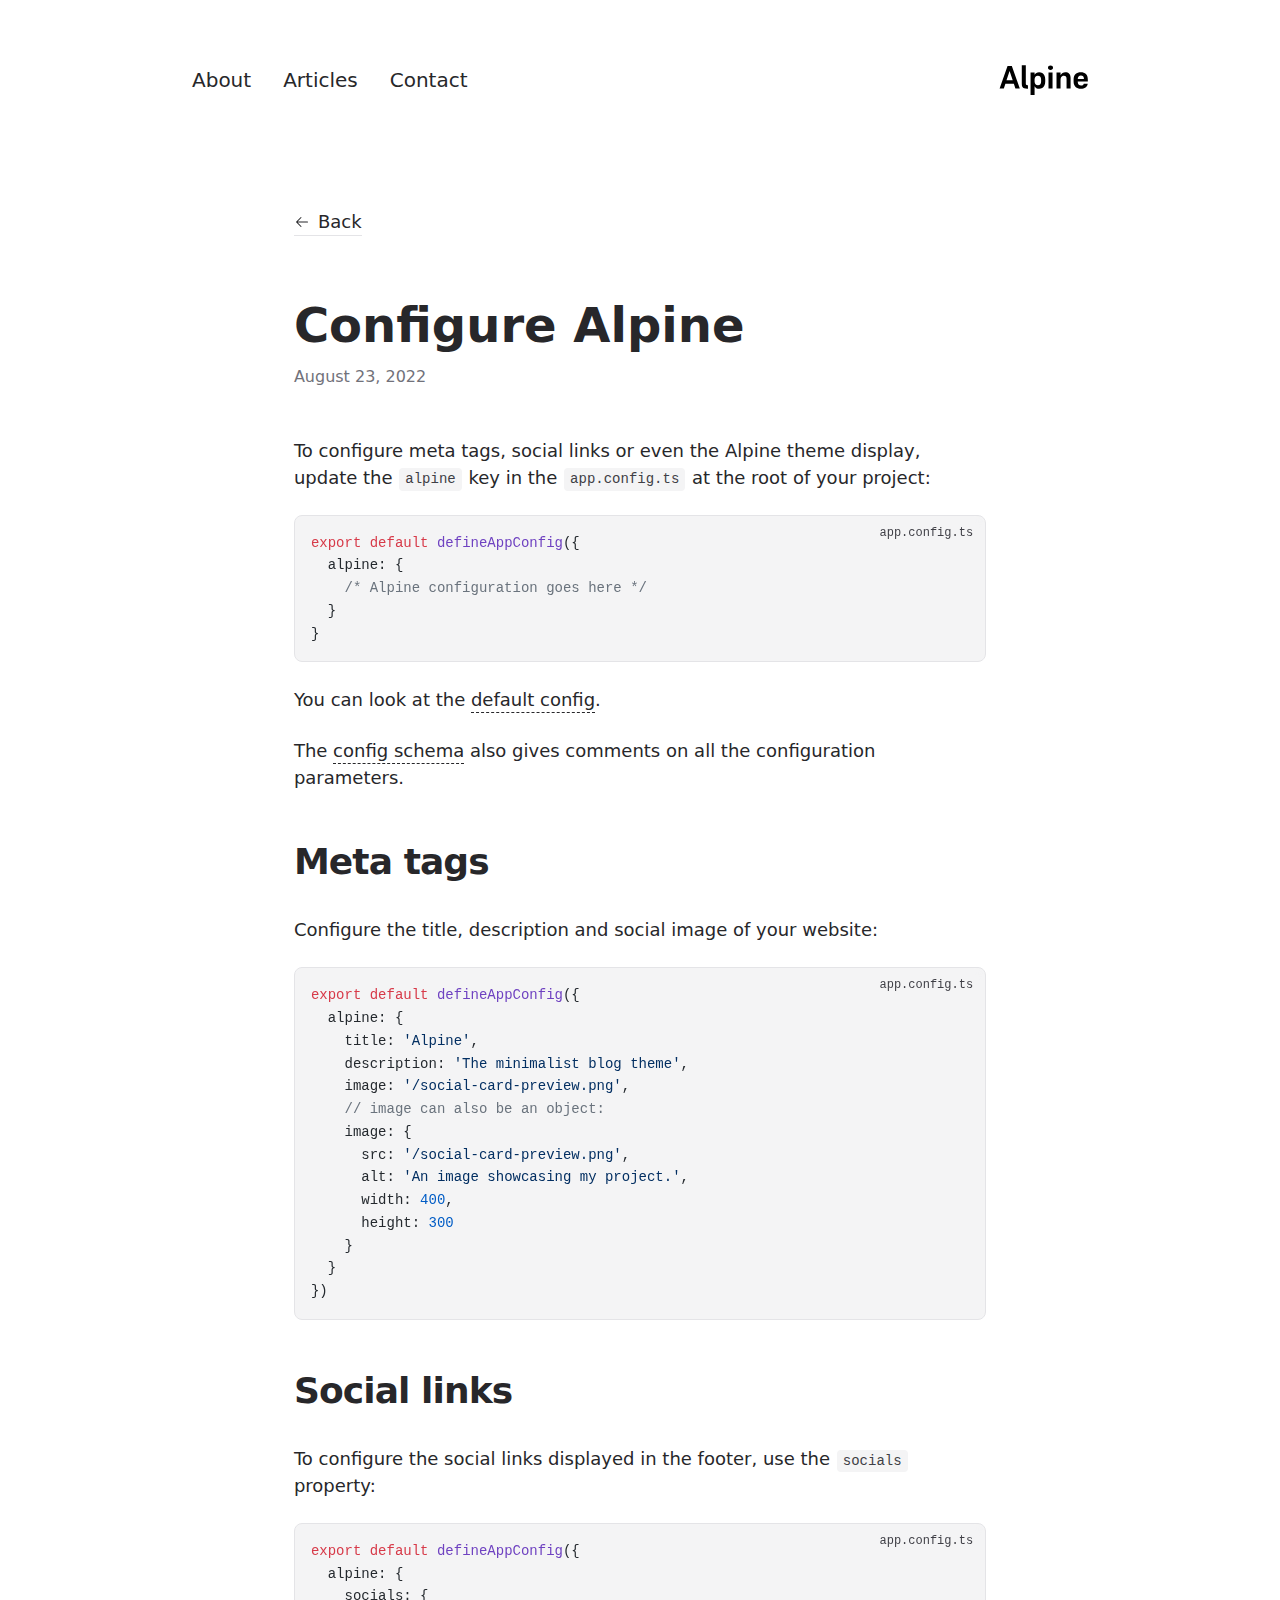
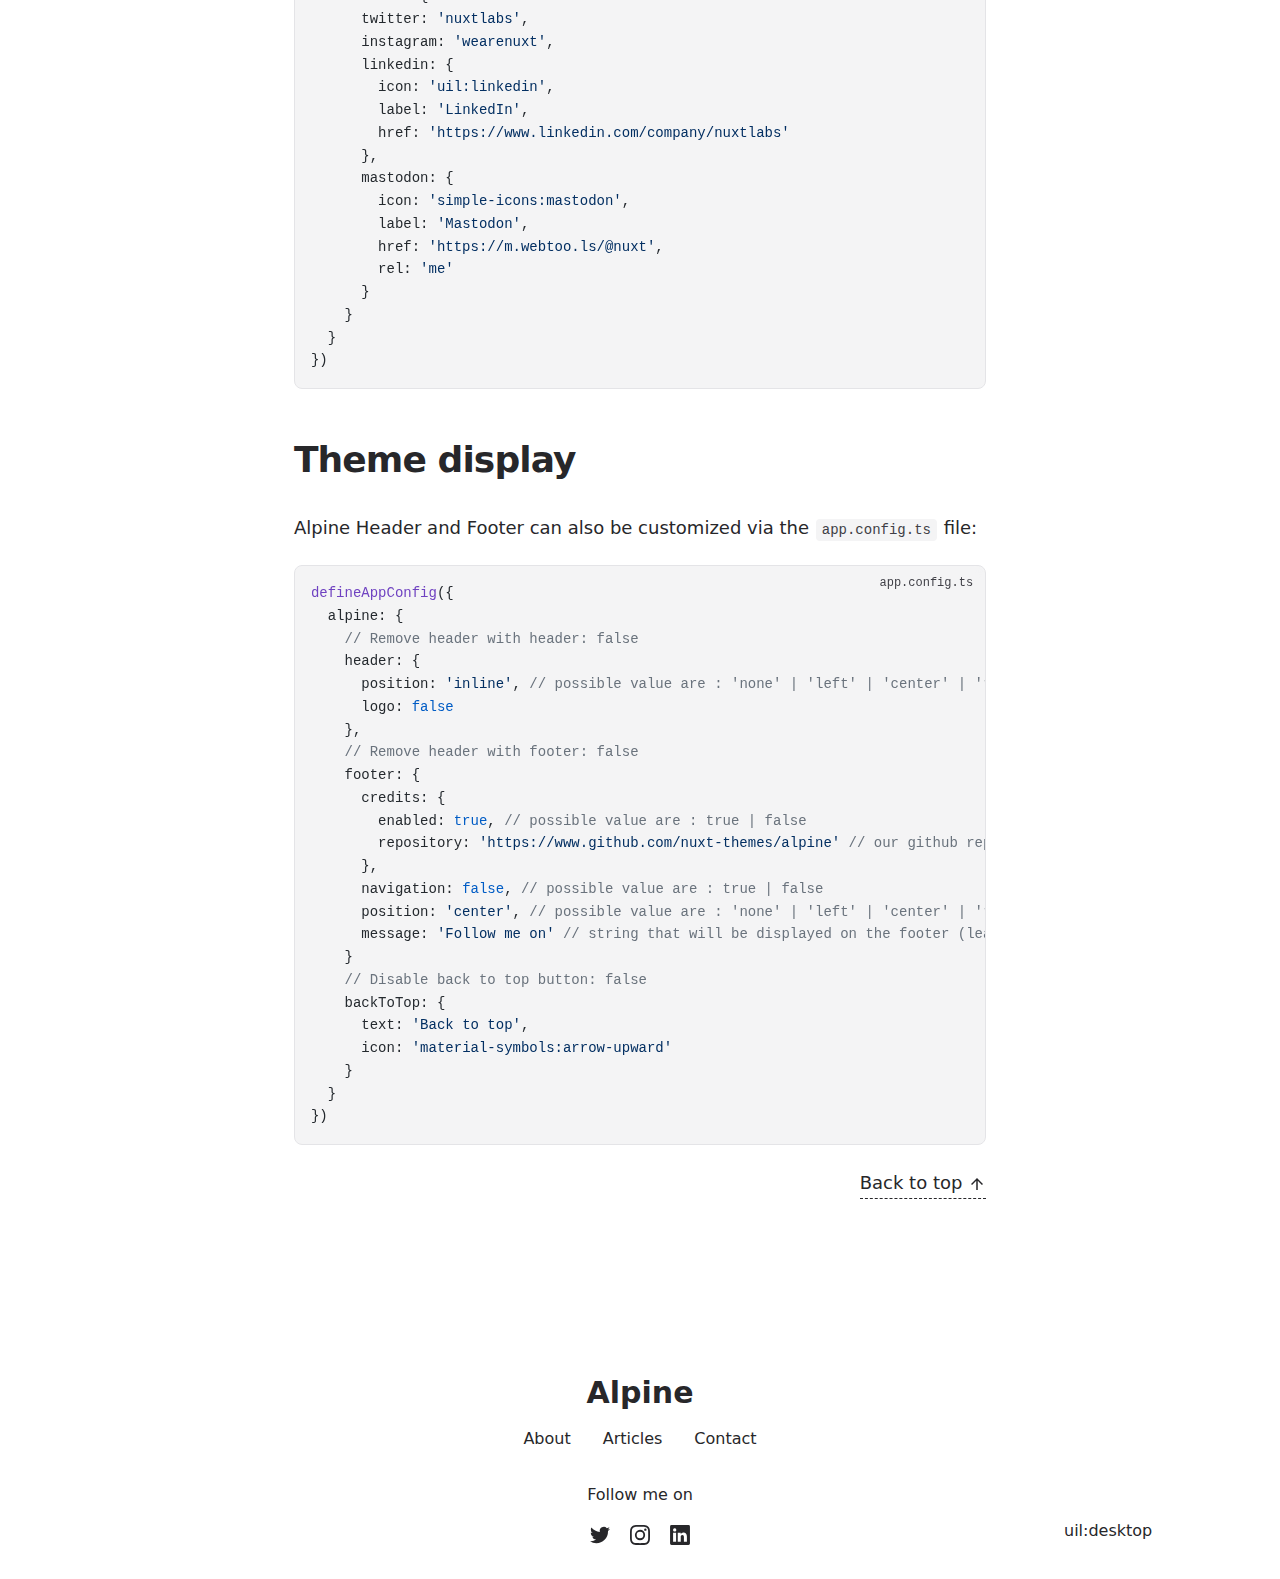
<file: articles/configure/index.html>
<!DOCTYPE html><html lang="en"><head><meta charset="utf-8">
<meta name="viewport" content="width=device-width, initial-scale=1">
<title>Configure Alpine</title>
<meta name="twitter:card" content="summary_large_image">
<meta property="og:image:width" content="400">
<meta property="og:image:height" content="300">
<meta property="og:image:alt" content="An image showcasing my project.">
<meta property="og:title" content="Configure Alpine">
<meta name="description" content="Learn how to configure Alpine with the app.config.ts file.">
<meta property="og:description" content="Learn how to configure Alpine with the app.config.ts file.">
<meta property="og:image" content="/articles/configure-alpine.webp">
<link rel="preload" as="fetch" crossorigin="anonymous" href="/articles/configure/_payload.json">
<link rel="stylesheet" href="/_nuxt/entry.PfdBwvuE.css">
<link rel="stylesheet" href="/_nuxt/DocumentDrivenNotFound.a4axj5M5.css">
<link rel="stylesheet" href="/_nuxt/article.3v0cPUxw.css">
<link rel="stylesheet" href="/_nuxt/ProseA.vTZszLgp.css">
<link rel="stylesheet" href="/_nuxt/ProseH1._Uaiq_Ey.css">
<link rel="stylesheet" href="/_nuxt/ProseP.rrolTPoC.css">
<link rel="stylesheet" href="/_nuxt/ProseCodeInline.VSZ-oOTY.css">
<link rel="stylesheet" href="/_nuxt/ProsePre.nIRUQbb-.css">
<link rel="stylesheet" href="/_nuxt/ProseCode.DERaqrOf.css">
<link rel="stylesheet" href="/_nuxt/ProseH2.AK_mLf6q.css">
<link rel="modulepreload" as="script" crossorigin href="/_nuxt/entry.4CEYzNrl.js">
<link rel="modulepreload" as="script" crossorigin href="/_nuxt/NuxtImg.yT1BXRqA.js">
<link rel="modulepreload" as="script" crossorigin href="/_nuxt/document-driven.0FhtpO0-.js">
<link rel="modulepreload" as="script" crossorigin href="/_nuxt/DocumentDrivenEmpty.u90vhTDM.js">
<link rel="modulepreload" as="script" crossorigin href="/_nuxt/ContentRenderer.quyjyhm8.js">
<link rel="modulepreload" as="script" crossorigin href="/_nuxt/ContentRendererMarkdown.vue.cdYS3KGs.js">
<link rel="modulepreload" as="script" crossorigin href="/_nuxt/preview.h8CehpnJ.js">
<link rel="modulepreload" as="script" crossorigin href="/_nuxt/DocumentDrivenNotFound.ohobzMb3.js">
<link rel="modulepreload" as="script" crossorigin href="/_nuxt/article.RS3uqzmz.js">
<link rel="modulepreload" as="script" crossorigin href="/_nuxt/ProseA.UMXOojJ-.js">
<link rel="modulepreload" as="script" crossorigin href="/_nuxt/date.3uOv5BcS.js">
<link rel="modulepreload" as="script" crossorigin href="/_nuxt/ContentRendererMarkdown.cq3TbUEP.js">
<link rel="modulepreload" as="script" crossorigin href="/_nuxt/ProseH1.shjEQ5S4.js">
<link rel="modulepreload" as="script" crossorigin href="/_nuxt/ProseP.jXdMEkTb.js">
<link rel="modulepreload" as="script" crossorigin href="/_nuxt/ProseCodeInline.FmW0Hiii.js">
<link rel="modulepreload" as="script" crossorigin href="/_nuxt/ProsePre.BP_H9j4T.js">
<link rel="modulepreload" as="script" crossorigin href="/_nuxt/ProseCode.-o3pZ_WM.js">
<link rel="modulepreload" as="script" crossorigin href="/_nuxt/ProseH2.EzK6LG_6.js">
<link rel="prefetch" as="script" crossorigin href="/_nuxt/default.zphoeLV9.js">
<link rel="prefetch" as="script" crossorigin href="/_nuxt/page.oD5bKfIr.js">
<link rel="prefetch" as="script" crossorigin href="/_nuxt/client-db.0obvhj9w.js">
<link rel="prefetch" as="script" crossorigin href="/_nuxt/slugify.YXDfRyGl.js">
<link rel="prefetch" as="style" href="/_nuxt/useStudio.3MfaGMCn.css">
<link rel="prefetch" as="script" crossorigin href="/_nuxt/useStudio.QmSKzqsR.js">
<link rel="prefetch" as="script" crossorigin href="/_nuxt/query.4mAxjKfx.js">
<link rel="prefetch" as="style" href="/_nuxt/error-404._LjjY-y0.css">
<link rel="prefetch" as="script" crossorigin href="/_nuxt/error-404.vJo03SPE.js">
<link rel="prefetch" as="style" href="/_nuxt/error-500.Ke0_YfD7.css">
<link rel="prefetch" as="script" crossorigin href="/_nuxt/error-500.SFF6iUlz.js">
<script type="module" src="/_nuxt/entry.4CEYzNrl.js" crossorigin></script><style id="pinceau-runtime-hydratable">@media{.phy[--]{--puid:zWFVmK-v;}.pv-UoR72p{max-width:var(--elements-container-maxWidth);padding-left:var(--elements-container-padding-mobile);padding-right:var(--elements-container-padding-mobile);}@media (min-width: 475px){.pv-UoR72p{padding-left:var(--elements-container-padding-xs);padding-right:var(--elements-container-padding-xs);}}@media (min-width: 640px){.pv-UoR72p{padding-left:var(--elements-container-padding-sm);padding-right:var(--elements-container-padding-sm);}}@media (min-width: 768px){.pv-UoR72p{padding-left:var(--elements-container-padding-md);padding-right:var(--elements-container-padding-md);}}} </style><style id="pinceau-theme">@media { :root {--pinceau-mq: initial; --alpine-readableLine: 68ch;--alpine-backdrop-backgroundColor: #f4f4f5b3;--prose-code-inline-padding: 0.2rem 0.375rem 0.2rem 0.375rem;--prose-code-block-backdropFilter: contrast(1);--prose-code-block-border-style: solid;--prose-code-block-border-width: 1px;--prose-tbody-tr-borderBottom-style: dashed;--prose-tbody-tr-borderBottom-width: 1px;--prose-th-textAlign: inherit;--prose-thead-borderBottom-style: solid;--prose-thead-borderBottom-width: 1px;--prose-thead-border-style: solid;--prose-thead-border-width: 0px;--prose-table-textAlign: start;--prose-hr-width: 1px;--prose-hr-style: solid;--prose-li-listStylePosition: outside;--prose-ol-li-markerColor: currentColor;--prose-ol-paddingInlineStart: 21px;--prose-ol-listStyleType: decimal;--prose-ul-li-markerColor: currentColor;--prose-ul-paddingInlineStart: 21px;--prose-ul-listStyleType: disc;--prose-blockquote-border-style: solid;--prose-blockquote-border-width: 4px;--prose-blockquote-quotes: '201C' '201D' '2018' '2019';--prose-blockquote-paddingInlineStart: 24px;--prose-a-code-color-hover: currentColor;--prose-a-code-color-static: currentColor;--prose-a-hasCode-borderBottom: none;--prose-a-border-distance: 2px;--prose-a-border-color-hover: currentColor;--prose-a-border-color-static: currentColor;--prose-a-border-style-hover: solid;--prose-a-border-style-static: dashed;--prose-a-border-width: 1px;--prose-a-color-static: inherit;--prose-a-textDecoration: none;--prose-h6-margin: 3rem 0 2rem;--prose-h5-margin: 3rem 0 2rem;--prose-h4-margin: 3rem 0 2rem;--prose-h3-margin: 3rem 0 2rem;--prose-h2-margin: 3rem 0 2rem;--prose-h1-margin: 0 0 2rem;--prose-p-fontSize: 18px;--typography-lead-loose: 2;--typography-lead-relaxed: 1.625;--typography-lead-normal: 1.5;--typography-lead-snug: 1.375;--typography-lead-tight: 1.25;--typography-lead-none: 1;--typography-lead-10: 2.5rem;--typography-lead-9: 2.25rem;--typography-lead-8: 2rem;--typography-lead-7: 1.75rem;--typography-lead-6: 1.5rem;--typography-lead-5: 1.25rem;--typography-lead-4: 1rem;--typography-lead-3: .75rem;--typography-lead-2: .5rem;--typography-lead-1: .025rem;--typography-fontWeight-black: 900;--typography-fontWeight-extrabold: 800;--typography-fontWeight-bold: 700;--typography-fontWeight-semibold: 600;--typography-fontWeight-medium: 500;--typography-fontWeight-normal: 400;--typography-fontWeight-light: 300;--typography-fontWeight-extralight: 200;--typography-fontWeight-thin: 100;--typography-fontSize-9xl: 128px;--typography-fontSize-8xl: 96px;--typography-fontSize-7xl: 72px;--typography-fontSize-6xl: 60px;--typography-fontSize-5xl: 48px;--typography-fontSize-4xl: 36px;--typography-fontSize-3xl: 30px;--typography-fontSize-2xl: 24px;--typography-fontSize-xl: 20px;--typography-fontSize-lg: 18px;--typography-fontSize-base: 16px;--typography-fontSize-sm: 14px;--typography-fontSize-xs: 12px;--typography-letterSpacing-wide: 0.025em;--typography-letterSpacing-tight: -0.025em;--typography-verticalMargin-base: 24px;--typography-verticalMargin-sm: 16px;--elements-border-secondary-hover: [object Object];--elements-backdrop-background: #fffc;--elements-backdrop-filter: saturate(200%) blur(20px);--elements-container-maxWidth: 64rem;--lead-loose: 2;--lead-relaxed: 1.625;--lead-normal: 1.5;--lead-snug: 1.375;--lead-tight: 1.25;--lead-none: 1;--lead-10: 2.5rem;--lead-9: 2.25rem;--lead-8: 2rem;--lead-7: 1.75rem;--lead-6: 1.5rem;--lead-5: 1.25rem;--lead-4: 1rem;--lead-3: .75rem;--lead-2: .5rem;--lead-1: .025rem;--letterSpacing-widest: 0.1em;--letterSpacing-wider: 0.05em;--letterSpacing-wide: 0.025em;--letterSpacing-normal: 0em;--letterSpacing-tight: -0.025em;--letterSpacing-tighter: -0.05em;--fontSize-9xl: 8rem;--fontSize-8xl: 6rem;--fontSize-7xl: 4.5rem;--fontSize-6xl: 3.75rem;--fontSize-5xl: 3rem;--fontSize-4xl: 2.25rem;--fontSize-3xl: 1.875rem;--fontSize-2xl: 1.5rem;--fontSize-xl: 1.25rem;--fontSize-lg: 1.125rem;--fontSize-base: 1rem;--fontSize-sm: 0.875rem;--fontSize-xs: 0.75rem;--fontWeight-black: 900;--fontWeight-extrabold: 800;--fontWeight-bold: 700;--fontWeight-semibold: 600;--fontWeight-medium: 500;--fontWeight-normal: 400;--fontWeight-light: 300;--fontWeight-extralight: 200;--fontWeight-thin: 100;--font-mono: ui-monospace, SFMono-Regular, Menlo, Monaco, Consolas, Liberation Mono, Courier New, monospace;--font-serif: ui-serif, Georgia, Cambria, Times New Roman, Times, serif;--font-sans: ui-sans-serif, system-ui, -apple-system, BlinkMacSystemFont, Segoe UI, Roboto, Helvetica Neue, Arial, Noto Sans, sans-serif, Apple Color Emoji, Segoe UI Emoji, Segoe UI Symbol, Noto Color Emoji;--opacity-total: 1;--opacity-high: 0.8;--opacity-medium: 0.5;--opacity-soft: 0.3;--opacity-light: 0.15;--opacity-bright: 0.1;--opacity-noOpacity: 0;--borderWidth-lg: 3px;--borderWidth-md: 2px;--borderWidth-sm: 1px;--borderWidth-noBorder: 0;--space-rem-875: 0.875rem;--space-rem-625: 0.625rem;--space-rem-375: 0.375rem;--space-rem-125: 0.125rem;--space-px: 1px;--space-128: 32rem;--space-96: 24rem;--space-80: 20rem;--space-72: 18rem;--space-64: 16rem;--space-60: 15rem;--space-56: 14rem;--space-52: 13rem;--space-48: 12rem;--space-44: 11rem;--space-40: 10rem;--space-36: 9rem;--space-32: 8rem;--space-28: 7rem;--space-24: 6rem;--space-20: 5rem;--space-16: 4rem;--space-14: 3.5rem;--space-12: 3rem;--space-11: 2.75rem;--space-10: 2.5rem;--space-9: 2.25rem;--space-8: 2rem;--space-7: 1.75rem;--space-6: 1.5rem;--space-5: 1.25rem;--space-4: 1rem;--space-3: 0.75rem;--space-2: 0.5rem;--space-1: 0.25rem;--space-0: 0px;--size-full: 100%;--size-7xl: 80rem;--size-6xl: 72rem;--size-5xl: 64rem;--size-4xl: 56rem;--size-3xl: 48rem;--size-2xl: 42rem;--size-xl: 36rem;--size-lg: 32rem;--size-md: 28rem;--size-sm: 24rem;--size-xs: 20rem;--size-200: 200px;--size-104: 104px;--size-80: 80px;--size-64: 64px;--size-56: 56px;--size-48: 48px;--size-40: 40px;--size-32: 32px;--size-24: 24px;--size-20: 20px;--size-16: 16px;--size-12: 12px;--size-8: 8px;--size-6: 6px;--size-4: 4px;--size-2: 2px;--size-0: 0px;--radii-full: 9999px;--radii-3xl: 1.75rem;--radii-2xl: 1.5rem;--radii-xl: 1rem;--radii-lg: 0.75rem;--radii-md: 0.5rem;--radii-sm: 0.375rem;--radii-xs: 0.25rem;--radii-2xs: 0.125rem;--radii-none: 0px;--shadow-none: 0px 0px 0px 0px transparent;--shadow-lg: 0px 10px 15px -3px #000000, 0px 4px 6px -4px #000000;--shadow-md: 0px 4px 6px -1px #000000, 0px 2px 4px -2px #000000;--shadow-sm: 0px 1px 3px 0px #000000, 0px 1px 2px -1px #000000;--shadow-xs: 0px 1px 2px 0px #000000;--height-screen: 100vh;--width-screen: 100vw;--color-primary-900: #002e38;--color-primary-800: #005c70;--color-primary-700: #008aa9;--color-primary-600: #00b9e1;--color-primary-500: #1ad6ff;--color-primary-400: #40ddff;--color-primary-300: #66e4ff;--color-primary-200: #8deaff;--color-primary-100: #b3f1ff;--color-primary-50: #d9f8ff;--color-ruby-900: #380011;--color-ruby-800: #700021;--color-ruby-700: #a90032;--color-ruby-600: #e10043;--color-ruby-500: #ff1a5e;--color-ruby-400: #ff4079;--color-ruby-300: #ff6694;--color-ruby-200: #ff8dae;--color-ruby-100: #ffb3c9;--color-ruby-50: #ffd9e4;--color-pink-900: #380025;--color-pink-800: #70004b;--color-pink-700: #a90070;--color-pink-600: #e10095;--color-pink-500: #ff1ab2;--color-pink-400: #ff40bf;--color-pink-300: #ff66cc;--color-pink-200: #ff8dd8;--color-pink-100: #ffb3e5;--color-pink-50: #ffd9f2;--color-purple-900: #190038;--color-purple-800: #330070;--color-purple-700: #4c00a9;--color-purple-600: #6500e1;--color-purple-500: #811aff;--color-purple-400: #9640ff;--color-purple-300: #ab66ff;--color-purple-200: #c08dff;--color-purple-100: #d5b3ff;--color-purple-50: #ead9ff;--color-royalblue-900: #0b0531;--color-royalblue-800: #160a62;--color-royalblue-700: #211093;--color-royalblue-600: #2c15c4;--color-royalblue-500: #4127e8;--color-royalblue-400: #614bec;--color-royalblue-300: #806ff0;--color-royalblue-200: #a093f3;--color-royalblue-100: #c0b7f7;--color-royalblue-50: #dfdbfb;--color-indigoblue-900: #001238;--color-indigoblue-800: #002370;--color-indigoblue-700: #0035a9;--color-indigoblue-600: #0047e1;--color-indigoblue-500: #1a62ff;--color-indigoblue-400: #407cff;--color-indigoblue-300: #6696ff;--color-indigoblue-200: #8db0ff;--color-indigoblue-100: #b3cbff;--color-indigoblue-50: #d9e5ff;--color-blue-900: #002438;--color-blue-800: #004870;--color-blue-700: #006ca9;--color-blue-600: #0090e1;--color-blue-500: #1aadff;--color-blue-400: #40bbff;--color-blue-300: #66c8ff;--color-blue-200: #8dd6ff;--color-blue-100: #b3e4ff;--color-blue-50: #d9f1ff;--color-lightblue-900: #002e38;--color-lightblue-800: #005c70;--color-lightblue-700: #008aa9;--color-lightblue-600: #00b9e1;--color-lightblue-500: #1ad6ff;--color-lightblue-400: #40ddff;--color-lightblue-300: #66e4ff;--color-lightblue-200: #8deaff;--color-lightblue-100: #b3f1ff;--color-lightblue-50: #d9f8ff;--color-teal-900: #062a28;--color-teal-800: #0b544f;--color-teal-700: #117d77;--color-teal-600: #16a79e;--color-teal-500: #1cd1c6;--color-teal-400: #36e4da;--color-teal-300: #5fe9e1;--color-teal-200: #87efe9;--color-teal-100: #aff4f0;--color-teal-50: #d7faf8;--color-pear-900: #2a2b09;--color-pear-800: #545512;--color-pear-700: #7e801b;--color-pear-600: #a8aa24;--color-pear-500: #d0d32f;--color-pear-400: #d8da52;--color-pear-300: #e0e274;--color-pear-200: #e8e997;--color-pear-100: #eff0ba;--color-pear-50: #f7f8dc;--color-red-900: #380300;--color-red-800: #700700;--color-red-700: #a90a00;--color-red-600: #e10e00;--color-red-500: #ff281a;--color-red-400: #ff4c40;--color-red-300: #ff7066;--color-red-200: #ff948d;--color-red-100: #ffb7b3;--color-red-50: #ffdbd9;--color-orange-900: #381800;--color-orange-800: #702f00;--color-orange-700: #a94700;--color-orange-600: #e15e00;--color-orange-500: #ff7a1a;--color-orange-400: #ff9040;--color-orange-300: #ffa666;--color-orange-200: #ffbd8d;--color-orange-100: #ffd3b3;--color-orange-50: #ffe9d9;--color-yellow-900: #362b03;--color-yellow-800: #6d5605;--color-yellow-700: #a38108;--color-yellow-600: #daac0a;--color-yellow-500: #f5c828;--color-yellow-400: #f7d14c;--color-yellow-300: #f8da70;--color-yellow-200: #fae393;--color-yellow-100: #fcedb7;--color-yellow-50: #fdf6db;--color-green-900: #003f25;--color-green-800: #005e38;--color-green-700: #007e4a;--color-green-600: #009d5d;--color-green-500: #00bd6f;--color-green-400: #00dc82;--color-green-300: #30ffaa;--color-green-200: #83ffcc;--color-green-100: #acffdd;--color-green-50: #d6ffee;--color-gray-900: #18181B;--color-gray-800: #27272A;--color-gray-700: #3f3f46;--color-gray-600: #52525B;--color-gray-500: #71717A;--color-gray-400: #a1a1aa;--color-gray-300: #D4d4d8;--color-gray-200: #e4e4e7;--color-gray-100: #f4f4f5;--color-gray-50: #fafafa;--color-black: #0c0c0d;--color-white: #FFFFFF;--media-portrait: only screen and (orientation: portrait);--media-landscape: only screen and (orientation: landscape);--media-rm: (prefers-reduced-motion: reduce);--media-2xl: (min-width: 1536px);--media-xl: (min-width: 1280px);--media-lg: (min-width: 1024px);--media-md: (min-width: 768px);--media-sm: (min-width: 640px);--media-xs: (min-width: 475px);--alpine-body-color: var(--color-gray-800);--alpine-body-backgroundColor: var(--color-white);--prose-code-inline-fontWeight: var(--typography-fontWeight-normal);--prose-code-inline-fontSize: var(--typography-fontSize-sm);--prose-code-inline-borderRadius: var(--radii-xs);--prose-code-block-pre-padding: var(--typography-verticalMargin-sm);--prose-code-block-margin: var(--typography-verticalMargin-base) 0;--prose-code-block-fontSize: var(--typography-fontSize-sm);--prose-tbody-code-inline-fontSize: var(--typography-fontSize-sm);--prose-tbody-td-padding: var(--typography-verticalMargin-sm);--prose-th-fontWeight: var(--typography-fontWeight-semibold);--prose-th-padding: 0 var(--typography-verticalMargin-sm) var(--typography-verticalMargin-sm) var(--typography-verticalMargin-sm);--prose-table-lineHeight: var(--typography-lead-6);--prose-table-fontSize: var(--typography-fontSize-sm);--prose-table-margin: var(--typography-verticalMargin-base) 0;--prose-hr-margin: var(--typography-verticalMargin-base) 0;--prose-li-margin: var(--typography-verticalMargin-sm) 0;--prose-ol-margin: var(--typography-verticalMargin-base) 0;--prose-ul-margin: var(--typography-verticalMargin-base) 0;--prose-blockquote-margin: var(--typography-verticalMargin-base) 0;--prose-a-code-border-style: var(--prose-a-border-style-static);--prose-a-code-border-width: var(--prose-a-border-width);--prose-a-fontWeight: var(--typography-fontWeight-medium);--prose-img-margin: var(--typography-verticalMargin-base) 0;--prose-strong-fontWeight: var(--typography-fontWeight-semibold);--prose-h6-iconSize: var(--typography-fontSize-base);--prose-h6-fontWeight: var(--typography-fontWeight-semibold);--prose-h6-lineHeight: var(--typography-lead-normal);--prose-h6-fontSize: var(--typography-fontSize-lg);--prose-h5-iconSize: var(--typography-fontSize-lg);--prose-h5-fontWeight: var(--typography-fontWeight-semibold);--prose-h5-lineHeight: var(--typography-lead-snug);--prose-h5-fontSize: var(--typography-fontSize-xl);--prose-h4-iconSize: var(--typography-fontSize-lg);--prose-h4-letterSpacing: var(--typography-letterSpacing-tight);--prose-h4-fontWeight: var(--typography-fontWeight-semibold);--prose-h4-lineHeight: var(--typography-lead-snug);--prose-h4-fontSize: var(--typography-fontSize-2xl);--prose-h3-iconSize: var(--typography-fontSize-xl);--prose-h3-letterSpacing: var(--typography-letterSpacing-tight);--prose-h3-fontWeight: var(--typography-fontWeight-semibold);--prose-h3-lineHeight: var(--typography-lead-snug);--prose-h3-fontSize: var(--typography-fontSize-3xl);--prose-h2-iconSize: var(--typography-fontSize-2xl);--prose-h2-letterSpacing: var(--typography-letterSpacing-tight);--prose-h2-fontWeight: var(--typography-fontWeight-semibold);--prose-h2-lineHeight: var(--typography-lead-tight);--prose-h2-fontSize: var(--typography-fontSize-4xl);--prose-h1-iconSize: var(--typography-fontSize-3xl);--prose-h1-letterSpacing: var(--typography-letterSpacing-tight);--prose-h1-fontWeight: var(--typography-fontWeight-bold);--prose-h1-lineHeight: var(--typography-lead-tight);--prose-h1-fontSize: var(--typography-fontSize-5xl);--prose-p-br-margin: var(--typography-verticalMargin-base) 0 0 0;--prose-p-margin: var(--typography-verticalMargin-base) 0;--prose-p-lineHeight: var(--typography-lead-normal);--typography-color-primary-900: var(--color-primary-900);--typography-color-primary-800: var(--color-primary-800);--typography-color-primary-700: var(--color-primary-700);--typography-color-primary-600: var(--color-primary-600);--typography-color-primary-500: var(--color-primary-500);--typography-color-primary-400: var(--color-primary-400);--typography-color-primary-300: var(--color-primary-300);--typography-color-primary-200: var(--color-primary-200);--typography-color-primary-100: var(--color-primary-100);--typography-color-primary-50: var(--color-primary-50);--typography-font-code: var(--font-mono);--typography-font-body: var(--font-sans);--typography-font-display: var(--font-sans);--typography-body-backgroundColor: var(--color-white);--typography-body-color: var(--color-black);--elements-state-danger-borderColor-secondary: var(--color-red-200);--elements-state-danger-borderColor-primary: var(--color-red-100);--elements-state-danger-backgroundColor-secondary: var(--color-red-100);--elements-state-danger-backgroundColor-primary: var(--color-red-50);--elements-state-danger-color-secondary: var(--color-red-600);--elements-state-danger-color-primary: var(--color-red-500);--elements-state-warning-borderColor-secondary: var(--color-yellow-200);--elements-state-warning-borderColor-primary: var(--color-yellow-100);--elements-state-warning-backgroundColor-secondary: var(--color-yellow-100);--elements-state-warning-backgroundColor-primary: var(--color-yellow-50);--elements-state-warning-color-secondary: var(--color-yellow-700);--elements-state-warning-color-primary: var(--color-yellow-600);--elements-state-success-borderColor-secondary: var(--color-green-200);--elements-state-success-borderColor-primary: var(--color-green-100);--elements-state-success-backgroundColor-secondary: var(--color-green-100);--elements-state-success-backgroundColor-primary: var(--color-green-50);--elements-state-success-color-secondary: var(--color-green-600);--elements-state-success-color-primary: var(--color-green-500);--elements-state-info-borderColor-secondary: var(--color-blue-200);--elements-state-info-borderColor-primary: var(--color-blue-100);--elements-state-info-backgroundColor-secondary: var(--color-blue-100);--elements-state-info-backgroundColor-primary: var(--color-blue-50);--elements-state-info-color-secondary: var(--color-blue-600);--elements-state-info-color-primary: var(--color-blue-500);--elements-state-primary-borderColor-secondary: var(--color-primary-200);--elements-state-primary-borderColor-primary: var(--color-primary-100);--elements-state-primary-backgroundColor-secondary: var(--color-primary-100);--elements-state-primary-backgroundColor-primary: var(--color-primary-50);--elements-state-primary-color-secondary: var(--color-primary-700);--elements-state-primary-color-primary: var(--color-primary-600);--elements-surface-secondary-backgroundColor: var(--color-gray-200);--elements-surface-primary-backgroundColor: var(--color-gray-100);--elements-surface-background-base: var(--color-gray-100);--elements-border-secondary-static: var(--color-gray-200);--elements-border-primary-hover: var(--color-gray-200);--elements-border-primary-static: var(--color-gray-100);--elements-container-padding-md: var(--space-16);--elements-container-padding-sm: var(--space-12);--elements-container-padding-xs: var(--space-8);--elements-container-padding-mobile: var(--space-6);--elements-text-secondary-color-hover: var(--color-gray-700);--elements-text-secondary-color-static: var(--color-gray-500);--elements-text-primary-color-static: var(--color-gray-900);--text-6xl-lineHeight: var(--lead-none);--text-6xl-fontSize: var(--fontSize-6xl);--text-5xl-lineHeight: var(--lead-none);--text-5xl-fontSize: var(--fontSize-5xl);--text-4xl-lineHeight: var(--lead-10);--text-4xl-fontSize: var(--fontSize-4xl);--text-3xl-lineHeight: var(--lead-9);--text-3xl-fontSize: var(--fontSize-3xl);--text-2xl-lineHeight: var(--lead-8);--text-2xl-fontSize: var(--fontSize-2xl);--text-xl-lineHeight: var(--lead-7);--text-xl-fontSize: var(--fontSize-xl);--text-lg-lineHeight: var(--lead-7);--text-lg-fontSize: var(--fontSize-lg);--text-base-lineHeight: var(--lead-6);--text-base-fontSize: var(--fontSize-base);--text-sm-lineHeight: var(--lead-5);--text-sm-fontSize: var(--fontSize-sm);--text-xs-lineHeight: var(--lead-4);--text-xs-fontSize: var(--fontSize-xs);--shadow-2xl: 0px 25px 50px -12px var(--color-gray-900);--shadow-xl: 0px 20px 25px -5px var(--color-gray-400), 0px 8px 10px -6px #000000;--color-secondary-900: var(--color-gray-900);--color-secondary-800: var(--color-gray-800);--color-secondary-700: var(--color-gray-700);--color-secondary-600: var(--color-gray-600);--color-secondary-500: var(--color-gray-500);--color-secondary-400: var(--color-gray-400);--color-secondary-300: var(--color-gray-300);--color-secondary-200: var(--color-gray-200);--color-secondary-100: var(--color-gray-100);--color-secondary-50: var(--color-gray-50);--prose-a-code-background-hover: var(--typography-color-primary-50);--prose-a-code-border-color-hover: var(--typography-color-primary-500);--prose-a-color-hover: var(--typography-color-primary-500);--typography-color-secondary-900: var(--color-secondary-900);--typography-color-secondary-800: var(--color-secondary-800);--typography-color-secondary-700: var(--color-secondary-700);--typography-color-secondary-600: var(--color-secondary-600);--typography-color-secondary-500: var(--color-secondary-500);--typography-color-secondary-400: var(--color-secondary-400);--typography-color-secondary-300: var(--color-secondary-300);--typography-color-secondary-200: var(--color-secondary-200);--typography-color-secondary-100: var(--color-secondary-100);--typography-color-secondary-50: var(--color-secondary-50);--prose-code-inline-backgroundColor: var(--typography-color-secondary-100);--prose-code-inline-color: var(--typography-color-secondary-700);--prose-code-block-backgroundColor: var(--typography-color-secondary-100);--prose-code-block-color: var(--typography-color-secondary-700);--prose-code-block-border-color: var(--typography-color-secondary-200);--prose-tbody-tr-borderBottom-color: var(--typography-color-secondary-200);--prose-th-color: var(--typography-color-secondary-600);--prose-thead-borderBottom-color: var(--typography-color-secondary-200);--prose-thead-border-color: var(--typography-color-secondary-300);--prose-hr-color: var(--typography-color-secondary-200);--prose-blockquote-border-color: var(--typography-color-secondary-200);--prose-blockquote-color: var(--typography-color-secondary-500);--prose-a-code-border-color-static: var(--typography-color-secondary-400); } }@media { :root.dark {--pinceau-mq: dark; --alpine-backdrop-backgroundColor: #18181bb3;--prose-code-block-backdropFilter: contrast(1);--prose-ol-li-markerColor: currentColor;--prose-ul-li-markerColor: currentColor;--prose-a-code-color-hover: currentColor;--prose-a-code-color-static: currentColor;--prose-a-border-color-hover: currentColor;--prose-a-border-color-static: currentColor;--prose-a-color-static: inherit;--elements-backdrop-background: #0c0d0ccc;--alpine-body-color: var(--color-gray-200);--alpine-body-backgroundColor: var(--color-black);--typography-body-backgroundColor: var(--color-black);--typography-body-color: var(--color-white);--elements-state-danger-borderColor-secondary: var(--color-red-700);--elements-state-danger-borderColor-primary: var(--color-red-800);--elements-state-danger-backgroundColor-secondary: var(--color-red-800);--elements-state-danger-backgroundColor-primary: var(--color-red-900);--elements-state-danger-color-secondary: var(--color-red-200);--elements-state-danger-color-primary: var(--color-red-300);--elements-state-warning-borderColor-secondary: var(--color-yellow-700);--elements-state-warning-borderColor-primary: var(--color-yellow-800);--elements-state-warning-backgroundColor-secondary: var(--color-yellow-800);--elements-state-warning-backgroundColor-primary: var(--color-yellow-900);--elements-state-warning-color-secondary: var(--color-yellow-200);--elements-state-warning-color-primary: var(--color-yellow-400);--elements-state-success-borderColor-secondary: var(--color-green-700);--elements-state-success-borderColor-primary: var(--color-green-800);--elements-state-success-backgroundColor-secondary: var(--color-green-800);--elements-state-success-backgroundColor-primary: var(--color-green-900);--elements-state-success-color-secondary: var(--color-green-200);--elements-state-success-color-primary: var(--color-green-400);--elements-state-info-borderColor-secondary: var(--color-blue-700);--elements-state-info-borderColor-primary: var(--color-blue-800);--elements-state-info-backgroundColor-secondary: var(--color-blue-800);--elements-state-info-backgroundColor-primary: var(--color-blue-900);--elements-state-info-color-secondary: var(--color-blue-200);--elements-state-info-color-primary: var(--color-blue-400);--elements-state-primary-borderColor-secondary: var(--color-primary-700);--elements-state-primary-borderColor-primary: var(--color-primary-800);--elements-state-primary-backgroundColor-secondary: var(--color-primary-800);--elements-state-primary-backgroundColor-primary: var(--color-primary-900);--elements-state-primary-color-secondary: var(--color-primary-200);--elements-state-primary-color-primary: var(--color-primary-400);--elements-surface-secondary-backgroundColor: var(--color-gray-800);--elements-surface-primary-backgroundColor: var(--color-gray-900);--elements-surface-background-base: var(--color-gray-900);--elements-border-secondary-static: var(--color-gray-800);--elements-border-primary-hover: var(--color-gray-800);--elements-border-primary-static: var(--color-gray-900);--elements-text-secondary-color-hover: var(--color-gray-200);--elements-text-secondary-color-static: var(--color-gray-400);--elements-text-primary-color-static: var(--color-gray-50);--prose-a-code-background-hover: var(--typography-color-primary-900);--prose-a-code-border-color-hover: var(--typography-color-primary-600);--prose-a-color-hover: var(--typography-color-primary-400);--prose-code-inline-backgroundColor: var(--typography-color-secondary-800);--prose-code-inline-color: var(--typography-color-secondary-200);--prose-code-block-backgroundColor: var(--typography-color-secondary-900);--prose-code-block-color: var(--typography-color-secondary-200);--prose-code-block-border-color: var(--typography-color-secondary-800);--prose-tbody-tr-borderBottom-color: var(--typography-color-secondary-800);--prose-th-color: var(--typography-color-secondary-400);--prose-thead-borderBottom-color: var(--typography-color-secondary-800);--prose-thead-border-color: var(--typography-color-secondary-600);--prose-hr-color: var(--typography-color-secondary-800);--prose-blockquote-border-color: var(--typography-color-secondary-700);--prose-blockquote-color: var(--typography-color-secondary-400);--prose-a-code-border-color-static: var(--typography-color-secondary-600); } }</style><script>"use strict";(()=>{const a=window,e=document.documentElement,m=["dark","light"],c=window&&window.localStorage&&window.localStorage.getItem&&window.localStorage.getItem("nuxt-color-mode")||"system";let n=c==="system"?d():c;const l=e.getAttribute("data-color-mode-forced");l&&(n=l),i(n),a["__NUXT_COLOR_MODE__"]={preference:c,value:n,getColorScheme:d,addColorScheme:i,removeColorScheme:f};function i(o){const t=""+o+"",s="";e.classList?e.classList.add(t):e.className+=" "+t,s&&e.setAttribute("data-"+s,o)}function f(o){const t=""+o+"",s="";e.classList?e.classList.remove(t):e.className=e.className.replace(new RegExp(t,"g"),""),s&&e.removeAttribute("data-"+s)}function r(o){return a.matchMedia("(prefers-color-scheme"+o+")")}function d(){if(a.matchMedia&&r("").media!=="not all"){for(const o of m)if(r(":"+o).matches)return o}return"light"}})();
</script></head><body><div id="__nuxt"><div class="container pv-UoR72p pc-zWFVmK app-layout" data-v-10310f13 data-v-df4e3f1a><!--[--><div class="nuxt-progress" style="width:0%;height:3px;opacity:0;background-size:Infinity% auto;" data-v-10310f13></div><header class="right" data-v-10310f13 data-v-3e3eaefb><div class="menu" data-v-3e3eaefb><button aria-label="Navigation Menu" data-v-3e3eaefb><svg width="24" height="24" viewBox="0 0 68 68" fill="currentColor" xmlns="http://www.w3.org/2000/svg" data-v-3e3eaefb><path d="M8 34C8 32.1362 8 31.2044 8.30448 30.4693C8.71046 29.4892 9.48915 28.7105 10.4693 28.3045C11.2044 28 12.1362 28 14 28C15.8638 28 16.7956 28 17.5307 28.3045C18.5108 28.7105 19.2895 29.4892 19.6955 30.4693C20 31.2044 20 32.1362 20 34C20 35.8638 20 36.7956 19.6955 37.5307C19.2895 38.5108 18.5108 39.2895 17.5307 39.6955C16.7956 40 15.8638 40 14 40C12.1362 40 11.2044 40 10.4693 39.6955C9.48915 39.2895 8.71046 38.5108 8.30448 37.5307C8 36.7956 8 35.8638 8 34Z" data-v-3e3eaefb></path><path d="M28 34C28 32.1362 28 31.2044 28.3045 30.4693C28.7105 29.4892 29.4892 28.7105 30.4693 28.3045C31.2044 28 32.1362 28 34 28C35.8638 28 36.7956 28 37.5307 28.3045C38.5108 28.7105 39.2895 29.4892 39.6955 30.4693C40 31.2044 40 32.1362 40 34C40 35.8638 40 36.7956 39.6955 37.5307C39.2895 38.5108 38.5108 39.2895 37.5307 39.6955C36.7956 40 35.8638 40 34 40C32.1362 40 31.2044 40 30.4693 39.6955C29.4892 39.2895 28.7105 38.5108 28.3045 37.5307C28 36.7956 28 35.8638 28 34Z" data-v-3e3eaefb></path><path d="M48 34C48 32.1362 48 31.2044 48.3045 30.4693C48.7105 29.4892 49.4892 28.7105 50.4693 28.3045C51.2044 28 52.1362 28 54 28C55.8638 28 56.7956 28 57.5307 28.3045C58.5108 28.7105 59.2895 29.4892 59.6955 30.4693C60 31.2044 60 32.1362 60 34C60 35.8638 60 36.7956 59.6955 37.5307C59.2895 38.5108 58.5108 39.2895 57.5307 39.6955C56.7956 40 55.8638 40 54 40C52.1362 40 51.2044 40 50.4693 39.6955C49.4892 39.2895 48.7105 38.5108 48.3045 37.5307C48 36.7956 48 35.8638 48 34Z" data-v-3e3eaefb></path></svg></button></div><div class="overlay" data-v-3e3eaefb><nav data-v-3e3eaefb data-v-e3ac3110><ul data-v-e3ac3110><!--[--><li data-v-e3ac3110><a href="/" class="" data-v-e3ac3110><span class="underline-fx" data-v-e3ac3110></span> About</a></li><li data-v-e3ac3110><a href="/articles" class="" data-v-e3ac3110><span class="underline-fx" data-v-e3ac3110></span> Articles</a></li><li data-v-e3ac3110><a href="/contact" class="" data-v-e3ac3110><span class="underline-fx" data-v-e3ac3110></span> Contact</a></li><!--]--></ul></nav></div><div class="logo" data-v-3e3eaefb><a href="/" class="" data-v-3e3eaefb><img src="/logo-dark.svg" class="dark-img" alt="alpine" width="89" height="31" data-v-3e3eaefb><img src="/logo.svg" class="light-img" alt="alpine" width="89" height="31" data-v-3e3eaefb></a></div><div class="main-nav" data-v-3e3eaefb><nav data-v-3e3eaefb data-v-e3ac3110><ul data-v-e3ac3110><!--[--><li data-v-e3ac3110><a href="/" class="" data-v-e3ac3110><span class="underline-fx" data-v-e3ac3110></span> About</a></li><li data-v-e3ac3110><a href="/articles" class="" data-v-e3ac3110><span class="underline-fx" data-v-e3ac3110></span> Articles</a></li><li data-v-e3ac3110><a href="/contact" class="" data-v-e3ac3110><span class="underline-fx" data-v-e3ac3110></span> Contact</a></li><!--]--></ul></nav></div></header><!--[--><div class="document-driven-page"><article data-v-e1ff12bb><a href="/articles" class="back" data-v-e1ff12bb><svg xmlns="http://www.w3.org/2000/svg" xmlns:xlink="http://www.w3.org/1999/xlink" aria-hidden="true" role="img" class="icon" data-v-e1ff12bb style="" width="1em" height="1em" viewBox="0 0 256 256" data-v-6aa804ec><path fill="currentColor" d="M224 128a8 8 0 0 1-8 8H59.31l58.35 58.34a8 8 0 0 1-11.32 11.32l-72-72a8 8 0 0 1 0-11.32l72-72a8 8 0 0 1 11.32 11.32L59.31 120H216a8 8 0 0 1 8 8"/></svg><span data-v-e1ff12bb> Back </span></a><header data-v-e1ff12bb><h1 class="title" data-v-e1ff12bb>Configure Alpine</h1><time datetime="2022-08-23T00:00:00.000Z" data-v-e1ff12bb>August 23, 2022</time></header><div class="prose" data-v-e1ff12bb><!--[--><div><h1 id="configure-alpine" data-v-b391db40><a aria-current="page" href="/articles/configure#configure-alpine" class="router-link-active router-link-exact-active" data-v-b391db40><!--[-->Configure Alpine<!--]--><!----></a></h1><p data-v-0a579fc8><!--[-->To configure meta tags, social links or even the Alpine theme display, update the <code class="" data-v-71f17563><!--[-->alpine<!--]--></code> key in the <code class="" data-v-71f17563><!--[-->app.config.ts<!--]--></code> at the root of your project:<!--]--></p><div class="highlight-ts prose-code" meta data-v-fe818215><span class="filename" data-v-fe818215>app.config.ts</span><!--[--><pre class="language-ts shiki shiki-themes github-light github-dark" style=""><!--[--><code><span class="line" line="1"><span style="--shiki-default:#D73A49;--shiki-dark:#F97583">export</span><span style="--shiki-default:#D73A49;--shiki-dark:#F97583"> default</span><span style="--shiki-default:#6F42C1;--shiki-dark:#B392F0"> defineAppConfig</span><span style="--shiki-default:#24292E;--shiki-dark:#E1E4E8">({
</span></span><span class="line" line="2"><span style="--shiki-default:#24292E;--shiki-dark:#E1E4E8">  alpine: {
</span></span><span class="line" line="3"><span style="--shiki-default:#6A737D;--shiki-dark:#6A737D">    /* Alpine configuration goes here */
</span></span><span class="line" line="4"><span style="--shiki-default:#24292E;--shiki-dark:#E1E4E8">  }
</span></span><span class="line" line="5"><span style="--shiki-default:#24292E;--shiki-dark:#E1E4E8">}
</span></span></code><!--]--></pre><!--]--><button class="copy-button" data-v-fe818215 data-v-513b8e7d><span class="sr-only" data-v-513b8e7d>Copy to clipboard</span><span class="icon-wrapper" data-v-513b8e7d><svg xmlns="http://www.w3.org/2000/svg" xmlns:xlink="http://www.w3.org/1999/xlink" aria-hidden="true" role="img" class="icon" data-v-513b8e7d style="" width="18px" height="18px" viewBox="0 0 256 256" data-v-6aa804ec><path fill="currentColor" d="M216 32H88a8 8 0 0 0-8 8v40H40a8 8 0 0 0-8 8v128a8 8 0 0 0 8 8h128a8 8 0 0 0 8-8v-40h40a8 8 0 0 0 8-8V40a8 8 0 0 0-8-8m-56 176H48V96h112Zm48-48h-32V88a8 8 0 0 0-8-8H96V48h112Z"/></svg></span></button></div><p data-v-0a579fc8><!--[-->You can look at the <a href="https://github.com/nuxt-themes/alpine/tree/main/app.config.ts" rel="nofollow" data-v-42b58e6d><!--[-->default config<!--]--></a>.<!--]--></p><p data-v-0a579fc8><!--[-->The <a href="https://github.com/nuxt-themes/alpine/tree/main/app.config.ts" rel="nofollow" data-v-42b58e6d><!--[-->config schema<!--]--></a> also gives comments on all the configuration parameters.<!--]--></p><h2 id="meta-tags" data-v-0800057c><a aria-current="page" href="/articles/configure#meta-tags" class="router-link-active router-link-exact-active" data-v-0800057c><!--[-->Meta tags<!--]--><!----></a></h2><p data-v-0a579fc8><!--[-->Configure the title, description and social image of your website:<!--]--></p><div class="highlight-ts prose-code" meta data-v-fe818215><span class="filename" data-v-fe818215>app.config.ts</span><!--[--><pre class="language-ts shiki shiki-themes github-light github-dark" style=""><!--[--><code><span class="line" line="1"><span style="--shiki-default:#D73A49;--shiki-dark:#F97583">export</span><span style="--shiki-default:#D73A49;--shiki-dark:#F97583"> default</span><span style="--shiki-default:#6F42C1;--shiki-dark:#B392F0"> defineAppConfig</span><span style="--shiki-default:#24292E;--shiki-dark:#E1E4E8">({
</span></span><span class="line" line="2"><span style="--shiki-default:#24292E;--shiki-dark:#E1E4E8">  alpine: {
</span></span><span class="line" line="3"><span style="--shiki-default:#24292E;--shiki-dark:#E1E4E8">    title: </span><span style="--shiki-default:#032F62;--shiki-dark:#9ECBFF">&#39;Alpine&#39;</span><span style="--shiki-default:#24292E;--shiki-dark:#E1E4E8">,
</span></span><span class="line" line="4"><span style="--shiki-default:#24292E;--shiki-dark:#E1E4E8">    description: </span><span style="--shiki-default:#032F62;--shiki-dark:#9ECBFF">&#39;The minimalist blog theme&#39;</span><span style="--shiki-default:#24292E;--shiki-dark:#E1E4E8">,
</span></span><span class="line" line="5"><span style="--shiki-default:#24292E;--shiki-dark:#E1E4E8">    image: </span><span style="--shiki-default:#032F62;--shiki-dark:#9ECBFF">&#39;/social-card-preview.png&#39;</span><span style="--shiki-default:#24292E;--shiki-dark:#E1E4E8">,
</span></span><span class="line" line="6"><span style="--shiki-default:#6A737D;--shiki-dark:#6A737D">    // image can also be an object:
</span></span><span class="line" line="7"><span style="--shiki-default:#24292E;--shiki-dark:#E1E4E8">    image: {
</span></span><span class="line" line="8"><span style="--shiki-default:#24292E;--shiki-dark:#E1E4E8">      src: </span><span style="--shiki-default:#032F62;--shiki-dark:#9ECBFF">&#39;/social-card-preview.png&#39;</span><span style="--shiki-default:#24292E;--shiki-dark:#E1E4E8">,
</span></span><span class="line" line="9"><span style="--shiki-default:#24292E;--shiki-dark:#E1E4E8">      alt: </span><span style="--shiki-default:#032F62;--shiki-dark:#9ECBFF">&#39;An image showcasing my project.&#39;</span><span style="--shiki-default:#24292E;--shiki-dark:#E1E4E8">,
</span></span><span class="line" line="10"><span style="--shiki-default:#24292E;--shiki-dark:#E1E4E8">      width: </span><span style="--shiki-default:#005CC5;--shiki-dark:#79B8FF">400</span><span style="--shiki-default:#24292E;--shiki-dark:#E1E4E8">,
</span></span><span class="line" line="11"><span style="--shiki-default:#24292E;--shiki-dark:#E1E4E8">      height: </span><span style="--shiki-default:#005CC5;--shiki-dark:#79B8FF">300
</span></span><span class="line" line="12"><span style="--shiki-default:#24292E;--shiki-dark:#E1E4E8">    }
</span></span><span class="line" line="13"><span style="--shiki-default:#24292E;--shiki-dark:#E1E4E8">  }
</span></span><span class="line" line="14"><span style="--shiki-default:#24292E;--shiki-dark:#E1E4E8">})
</span></span></code><!--]--></pre><!--]--><button class="copy-button" data-v-fe818215 data-v-513b8e7d><span class="sr-only" data-v-513b8e7d>Copy to clipboard</span><span class="icon-wrapper" data-v-513b8e7d><svg xmlns="http://www.w3.org/2000/svg" xmlns:xlink="http://www.w3.org/1999/xlink" aria-hidden="true" role="img" class="icon" data-v-513b8e7d style="" width="18px" height="18px" viewBox="0 0 256 256" data-v-6aa804ec><path fill="currentColor" d="M216 32H88a8 8 0 0 0-8 8v40H40a8 8 0 0 0-8 8v128a8 8 0 0 0 8 8h128a8 8 0 0 0 8-8v-40h40a8 8 0 0 0 8-8V40a8 8 0 0 0-8-8m-56 176H48V96h112Zm48-48h-32V88a8 8 0 0 0-8-8H96V48h112Z"/></svg></span></button></div><h2 id="social-links" data-v-0800057c><a aria-current="page" href="/articles/configure#social-links" class="router-link-active router-link-exact-active" data-v-0800057c><!--[-->Social links<!--]--><!----></a></h2><p data-v-0a579fc8><!--[-->To configure the social links displayed in the footer, use the <code class="" data-v-71f17563><!--[-->socials<!--]--></code> property:<!--]--></p><div class="highlight-ts prose-code" meta data-v-fe818215><span class="filename" data-v-fe818215>app.config.ts</span><!--[--><pre class="language-ts shiki shiki-themes github-light github-dark" style=""><!--[--><code><span class="line" line="1"><span style="--shiki-default:#D73A49;--shiki-dark:#F97583">export</span><span style="--shiki-default:#D73A49;--shiki-dark:#F97583"> default</span><span style="--shiki-default:#6F42C1;--shiki-dark:#B392F0"> defineAppConfig</span><span style="--shiki-default:#24292E;--shiki-dark:#E1E4E8">({
</span></span><span class="line" line="2"><span style="--shiki-default:#24292E;--shiki-dark:#E1E4E8">  alpine: {
</span></span><span class="line" line="3"><span style="--shiki-default:#24292E;--shiki-dark:#E1E4E8">    socials: {
</span></span><span class="line" line="4"><span style="--shiki-default:#24292E;--shiki-dark:#E1E4E8">      twitter: </span><span style="--shiki-default:#032F62;--shiki-dark:#9ECBFF">&#39;nuxtlabs&#39;</span><span style="--shiki-default:#24292E;--shiki-dark:#E1E4E8">,
</span></span><span class="line" line="5"><span style="--shiki-default:#24292E;--shiki-dark:#E1E4E8">      instagram: </span><span style="--shiki-default:#032F62;--shiki-dark:#9ECBFF">&#39;wearenuxt&#39;</span><span style="--shiki-default:#24292E;--shiki-dark:#E1E4E8">,
</span></span><span class="line" line="6"><span style="--shiki-default:#24292E;--shiki-dark:#E1E4E8">      linkedin: {
</span></span><span class="line" line="7"><span style="--shiki-default:#24292E;--shiki-dark:#E1E4E8">        icon: </span><span style="--shiki-default:#032F62;--shiki-dark:#9ECBFF">&#39;uil:linkedin&#39;</span><span style="--shiki-default:#24292E;--shiki-dark:#E1E4E8">,
</span></span><span class="line" line="8"><span style="--shiki-default:#24292E;--shiki-dark:#E1E4E8">        label: </span><span style="--shiki-default:#032F62;--shiki-dark:#9ECBFF">&#39;LinkedIn&#39;</span><span style="--shiki-default:#24292E;--shiki-dark:#E1E4E8">,
</span></span><span class="line" line="9"><span style="--shiki-default:#24292E;--shiki-dark:#E1E4E8">        href: </span><span style="--shiki-default:#032F62;--shiki-dark:#9ECBFF">&#39;https://www.linkedin.com/company/nuxtlabs&#39;
</span></span><span class="line" line="10"><span style="--shiki-default:#24292E;--shiki-dark:#E1E4E8">      },
</span></span><span class="line" line="11"><span style="--shiki-default:#24292E;--shiki-dark:#E1E4E8">      mastodon: {
</span></span><span class="line" line="12"><span style="--shiki-default:#24292E;--shiki-dark:#E1E4E8">        icon: </span><span style="--shiki-default:#032F62;--shiki-dark:#9ECBFF">&#39;simple-icons:mastodon&#39;</span><span style="--shiki-default:#24292E;--shiki-dark:#E1E4E8">,
</span></span><span class="line" line="13"><span style="--shiki-default:#24292E;--shiki-dark:#E1E4E8">        label: </span><span style="--shiki-default:#032F62;--shiki-dark:#9ECBFF">&#39;Mastodon&#39;</span><span style="--shiki-default:#24292E;--shiki-dark:#E1E4E8">,
</span></span><span class="line" line="14"><span style="--shiki-default:#24292E;--shiki-dark:#E1E4E8">        href: </span><span style="--shiki-default:#032F62;--shiki-dark:#9ECBFF">&#39;https://m.webtoo.ls/@nuxt&#39;</span><span style="--shiki-default:#24292E;--shiki-dark:#E1E4E8">,
</span></span><span class="line" line="15"><span style="--shiki-default:#24292E;--shiki-dark:#E1E4E8">        rel: </span><span style="--shiki-default:#032F62;--shiki-dark:#9ECBFF">&#39;me&#39;
</span></span><span class="line" line="16"><span style="--shiki-default:#24292E;--shiki-dark:#E1E4E8">      }
</span></span><span class="line" line="17"><span style="--shiki-default:#24292E;--shiki-dark:#E1E4E8">    }
</span></span><span class="line" line="18"><span style="--shiki-default:#24292E;--shiki-dark:#E1E4E8">  }
</span></span><span class="line" line="19"><span style="--shiki-default:#24292E;--shiki-dark:#E1E4E8">})
</span></span></code><!--]--></pre><!--]--><button class="copy-button" data-v-fe818215 data-v-513b8e7d><span class="sr-only" data-v-513b8e7d>Copy to clipboard</span><span class="icon-wrapper" data-v-513b8e7d><svg xmlns="http://www.w3.org/2000/svg" xmlns:xlink="http://www.w3.org/1999/xlink" aria-hidden="true" role="img" class="icon" data-v-513b8e7d style="" width="18px" height="18px" viewBox="0 0 256 256" data-v-6aa804ec><path fill="currentColor" d="M216 32H88a8 8 0 0 0-8 8v40H40a8 8 0 0 0-8 8v128a8 8 0 0 0 8 8h128a8 8 0 0 0 8-8v-40h40a8 8 0 0 0 8-8V40a8 8 0 0 0-8-8m-56 176H48V96h112Zm48-48h-32V88a8 8 0 0 0-8-8H96V48h112Z"/></svg></span></button></div><h2 id="theme-display" data-v-0800057c><a aria-current="page" href="/articles/configure#theme-display" class="router-link-active router-link-exact-active" data-v-0800057c><!--[-->Theme display<!--]--><!----></a></h2><p data-v-0a579fc8><!--[-->Alpine Header and Footer can also be customized via the <code class="" data-v-71f17563><!--[-->app.config.ts<!--]--></code> file:<!--]--></p><div class="highlight-ts prose-code" meta data-v-fe818215><span class="filename" data-v-fe818215>app.config.ts</span><!--[--><pre class="language-ts shiki shiki-themes github-light github-dark" style=""><!--[--><code><span class="line" line="1"><span style="--shiki-default:#6F42C1;--shiki-dark:#B392F0">defineAppConfig</span><span style="--shiki-default:#24292E;--shiki-dark:#E1E4E8">({
</span></span><span class="line" line="2"><span style="--shiki-default:#24292E;--shiki-dark:#E1E4E8">  alpine: {
</span></span><span class="line" line="3"><span style="--shiki-default:#6A737D;--shiki-dark:#6A737D">    // Remove header with header: false
</span></span><span class="line" line="4"><span style="--shiki-default:#24292E;--shiki-dark:#E1E4E8">    header: {
</span></span><span class="line" line="5"><span style="--shiki-default:#24292E;--shiki-dark:#E1E4E8">      position: </span><span style="--shiki-default:#032F62;--shiki-dark:#9ECBFF">&#39;inline&#39;</span><span style="--shiki-default:#24292E;--shiki-dark:#E1E4E8">, </span><span style="--shiki-default:#6A737D;--shiki-dark:#6A737D">// possible value are : &#39;none&#39; | &#39;left&#39; | &#39;center&#39; | &#39;right&#39; | &#39;inline&#39;
</span></span><span class="line" line="6"><span style="--shiki-default:#24292E;--shiki-dark:#E1E4E8">      logo: </span><span style="--shiki-default:#005CC5;--shiki-dark:#79B8FF">false
</span></span><span class="line" line="7"><span style="--shiki-default:#24292E;--shiki-dark:#E1E4E8">    },
</span></span><span class="line" line="8"><span style="--shiki-default:#6A737D;--shiki-dark:#6A737D">    // Remove header with footer: false
</span></span><span class="line" line="9"><span style="--shiki-default:#24292E;--shiki-dark:#E1E4E8">    footer: {
</span></span><span class="line" line="10"><span style="--shiki-default:#24292E;--shiki-dark:#E1E4E8">      credits: {
</span></span><span class="line" line="11"><span style="--shiki-default:#24292E;--shiki-dark:#E1E4E8">        enabled: </span><span style="--shiki-default:#005CC5;--shiki-dark:#79B8FF">true</span><span style="--shiki-default:#24292E;--shiki-dark:#E1E4E8">, </span><span style="--shiki-default:#6A737D;--shiki-dark:#6A737D">// possible value are : true | false
</span></span><span class="line" line="12"><span style="--shiki-default:#24292E;--shiki-dark:#E1E4E8">        repository: </span><span style="--shiki-default:#032F62;--shiki-dark:#9ECBFF">&#39;https://www.github.com/nuxt-themes/alpine&#39;</span><span style="--shiki-default:#6A737D;--shiki-dark:#6A737D"> // our github repository
</span></span><span class="line" line="13"><span style="--shiki-default:#24292E;--shiki-dark:#E1E4E8">      },
</span></span><span class="line" line="14"><span style="--shiki-default:#24292E;--shiki-dark:#E1E4E8">      navigation: </span><span style="--shiki-default:#005CC5;--shiki-dark:#79B8FF">false</span><span style="--shiki-default:#24292E;--shiki-dark:#E1E4E8">, </span><span style="--shiki-default:#6A737D;--shiki-dark:#6A737D">// possible value are : true | false
</span></span><span class="line" line="15"><span style="--shiki-default:#24292E;--shiki-dark:#E1E4E8">      position: </span><span style="--shiki-default:#032F62;--shiki-dark:#9ECBFF">&#39;center&#39;</span><span style="--shiki-default:#24292E;--shiki-dark:#E1E4E8">, </span><span style="--shiki-default:#6A737D;--shiki-dark:#6A737D">// possible value are : &#39;none&#39; | &#39;left&#39; | &#39;center&#39; | &#39;right&#39;
</span></span><span class="line" line="16"><span style="--shiki-default:#24292E;--shiki-dark:#E1E4E8">      message: </span><span style="--shiki-default:#032F62;--shiki-dark:#9ECBFF">&#39;Follow me on&#39;</span><span style="--shiki-default:#6A737D;--shiki-dark:#6A737D"> // string that will be displayed on the footer (leave empty or delete to disable)
</span></span><span class="line" line="17"><span style="--shiki-default:#24292E;--shiki-dark:#E1E4E8">    }
</span></span><span class="line" line="18"><span style="--shiki-default:#6A737D;--shiki-dark:#6A737D">    // Disable back to top button: false
</span></span><span class="line" line="19"><span style="--shiki-default:#24292E;--shiki-dark:#E1E4E8">    backToTop: {
</span></span><span class="line" line="20"><span style="--shiki-default:#24292E;--shiki-dark:#E1E4E8">      text: </span><span style="--shiki-default:#032F62;--shiki-dark:#9ECBFF">&#39;Back to top&#39;</span><span style="--shiki-default:#24292E;--shiki-dark:#E1E4E8">,
</span></span><span class="line" line="21"><span style="--shiki-default:#24292E;--shiki-dark:#E1E4E8">      icon: </span><span style="--shiki-default:#032F62;--shiki-dark:#9ECBFF">&#39;material-symbols:arrow-upward&#39;
</span></span><span class="line" line="22"><span style="--shiki-default:#24292E;--shiki-dark:#E1E4E8">    }
</span></span><span class="line" line="23"><span style="--shiki-default:#24292E;--shiki-dark:#E1E4E8">  }
</span></span><span class="line" line="24"><span style="--shiki-default:#24292E;--shiki-dark:#E1E4E8">})
</span></span></code><!--]--></pre><!--]--><button class="copy-button" data-v-fe818215 data-v-513b8e7d><span class="sr-only" data-v-513b8e7d>Copy to clipboard</span><span class="icon-wrapper" data-v-513b8e7d><svg xmlns="http://www.w3.org/2000/svg" xmlns:xlink="http://www.w3.org/1999/xlink" aria-hidden="true" role="img" class="icon" data-v-513b8e7d style="" width="18px" height="18px" viewBox="0 0 256 256" data-v-6aa804ec><path fill="currentColor" d="M216 32H88a8 8 0 0 0-8 8v40H40a8 8 0 0 0-8 8v128a8 8 0 0 0 8 8h128a8 8 0 0 0 8-8v-40h40a8 8 0 0 0 8-8V40a8 8 0 0 0-8-8m-56 176H48V96h112Zm48-48h-32V88a8 8 0 0 0-8-8H96V48h112Z"/></svg></span></button></div><style>html.dark .shiki span {color: var(--shiki-dark);background: var(--shiki-dark-bg);font-style: var(--shiki-dark-font-style);font-weight: var(--shiki-dark-font-weight);text-decoration: var(--shiki-dark-text-decoration);}html .shiki span {color: var(--shiki-default);background: var(--shiki-default-bg);font-style: var(--shiki-default-font-style);font-weight: var(--shiki-default-font-weight);text-decoration: var(--shiki-default-text-decoration);}html .default .shiki span {color: var(--shiki-default);background: var(--shiki-default-bg);font-style: var(--shiki-default-font-style);font-weight: var(--shiki-default-font-weight);text-decoration: var(--shiki-default-text-decoration);}html .dark .shiki span {color: var(--shiki-dark);background: var(--shiki-dark-bg);font-style: var(--shiki-dark-font-style);font-weight: var(--shiki-dark-font-weight);text-decoration: var(--shiki-dark-text-decoration);}</style></div><!--]--><div class="back-to-top" data-v-e1ff12bb><a data-v-e1ff12bb data-v-42b58e6d><!--[-->Back to top <svg xmlns="http://www.w3.org/2000/svg" xmlns:xlink="http://www.w3.org/1999/xlink" aria-hidden="true" role="img" class="icon" data-v-e1ff12bb style="" width="1em" height="1em" viewBox="0 0 24 24" data-v-6aa804ec><path fill="currentColor" d="M11 20V7.825l-5.6 5.6L4 12l8-8l8 8l-1.4 1.425l-5.6-5.6V20z"/></svg><!--]--></a></div></div></article></div><!--]--><footer class="center" data-v-10310f13 data-v-86c3c5f3><a href="https://www.github.com/nuxt-themes/alpine" rel="noopener noreferrer" class="credits" data-v-86c3c5f3>Alpine</a><div class="navigation" data-v-86c3c5f3><nav data-v-86c3c5f3 data-v-e3ac3110><ul data-v-e3ac3110><!--[--><li data-v-e3ac3110><a href="/" class="" data-v-e3ac3110><span class="underline-fx" data-v-e3ac3110></span> About</a></li><li data-v-e3ac3110><a href="/articles" class="" data-v-e3ac3110><span class="underline-fx" data-v-e3ac3110></span> Articles</a></li><li data-v-e3ac3110><a href="/contact" class="" data-v-e3ac3110><span class="underline-fx" data-v-e3ac3110></span> Contact</a></li><!--]--></ul></nav></div><p class="message" data-v-86c3c5f3>Follow me on</p><div class="icons" data-v-86c3c5f3><div class="social" data-v-86c3c5f3><!--[--><a href="https://twitter.com/nuxtlabs" rel="noopener noreferrer" target="_blank" title="nuxtlabs" aria-label="nuxtlabs" data-v-c683a490><svg xmlns="http://www.w3.org/2000/svg" xmlns:xlink="http://www.w3.org/1999/xlink" aria-hidden="true" role="img" class="icon" data-v-c683a490 style="" width="1em" height="1em" viewBox="0 0 24 24" data-v-6aa804ec><path fill="currentColor" d="M22 5.8a8.49 8.49 0 0 1-2.36.64a4.13 4.13 0 0 0 1.81-2.27a8.21 8.21 0 0 1-2.61 1a4.1 4.1 0 0 0-7 3.74a11.64 11.64 0 0 1-8.45-4.29a4.16 4.16 0 0 0-.55 2.07a4.09 4.09 0 0 0 1.82 3.41a4.05 4.05 0 0 1-1.86-.51v.05a4.1 4.1 0 0 0 3.3 4a3.93 3.93 0 0 1-1.1.17a4.9 4.9 0 0 1-.77-.07a4.11 4.11 0 0 0 3.83 2.84A8.22 8.22 0 0 1 3 18.34a7.93 7.93 0 0 1-1-.06a11.57 11.57 0 0 0 6.29 1.85A11.59 11.59 0 0 0 20 8.45v-.53a8.43 8.43 0 0 0 2-2.12"/></svg></a><a href="https://instagram.com/atinuxt" rel="noopener noreferrer" target="_blank" title="atinuxt" aria-label="atinuxt" data-v-c683a490><svg xmlns="http://www.w3.org/2000/svg" xmlns:xlink="http://www.w3.org/1999/xlink" aria-hidden="true" role="img" class="icon" data-v-c683a490 style="" width="1em" height="1em" viewBox="0 0 24 24" data-v-6aa804ec><path fill="currentColor" d="M17.34 5.46a1.2 1.2 0 1 0 1.2 1.2a1.2 1.2 0 0 0-1.2-1.2m4.6 2.42a7.59 7.59 0 0 0-.46-2.43a4.94 4.94 0 0 0-1.16-1.77a4.7 4.7 0 0 0-1.77-1.15a7.3 7.3 0 0 0-2.43-.47C15.06 2 14.72 2 12 2s-3.06 0-4.12.06a7.3 7.3 0 0 0-2.43.47a4.78 4.78 0 0 0-1.77 1.15a4.7 4.7 0 0 0-1.15 1.77a7.3 7.3 0 0 0-.47 2.43C2 8.94 2 9.28 2 12s0 3.06.06 4.12a7.3 7.3 0 0 0 .47 2.43a4.7 4.7 0 0 0 1.15 1.77a4.78 4.78 0 0 0 1.77 1.15a7.3 7.3 0 0 0 2.43.47C8.94 22 9.28 22 12 22s3.06 0 4.12-.06a7.3 7.3 0 0 0 2.43-.47a4.7 4.7 0 0 0 1.77-1.15a4.85 4.85 0 0 0 1.16-1.77a7.59 7.59 0 0 0 .46-2.43c0-1.06.06-1.4.06-4.12s0-3.06-.06-4.12M20.14 16a5.61 5.61 0 0 1-.34 1.86a3.06 3.06 0 0 1-.75 1.15a3.19 3.19 0 0 1-1.15.75a5.61 5.61 0 0 1-1.86.34c-1 .05-1.37.06-4 .06s-3 0-4-.06a5.73 5.73 0 0 1-1.94-.3a3.27 3.27 0 0 1-1.1-.75a3 3 0 0 1-.74-1.15a5.54 5.54 0 0 1-.4-1.9c0-1-.06-1.37-.06-4s0-3 .06-4a5.54 5.54 0 0 1 .35-1.9A3 3 0 0 1 5 5a3.14 3.14 0 0 1 1.1-.8A5.73 5.73 0 0 1 8 3.86c1 0 1.37-.06 4-.06s3 0 4 .06a5.61 5.61 0 0 1 1.86.34a3.06 3.06 0 0 1 1.19.8a3.06 3.06 0 0 1 .75 1.1a5.61 5.61 0 0 1 .34 1.9c.05 1 .06 1.37.06 4s-.01 3-.06 4M12 6.87A5.13 5.13 0 1 0 17.14 12A5.12 5.12 0 0 0 12 6.87m0 8.46A3.33 3.33 0 1 1 15.33 12A3.33 3.33 0 0 1 12 15.33"/></svg></a><a href="https://www.linkedin.com/company/nuxtlabs" rel="noopener noreferrer" target="_blank" title="LinkedIn" aria-label="LinkedIn" data-v-c683a490><svg xmlns="http://www.w3.org/2000/svg" xmlns:xlink="http://www.w3.org/1999/xlink" aria-hidden="true" role="img" class="icon" data-v-c683a490 style="" width="1em" height="1em" viewBox="0 0 24 24" data-v-6aa804ec><path fill="currentColor" d="M20.47 2H3.53a1.45 1.45 0 0 0-1.47 1.43v17.14A1.45 1.45 0 0 0 3.53 22h16.94a1.45 1.45 0 0 0 1.47-1.43V3.43A1.45 1.45 0 0 0 20.47 2M8.09 18.74h-3v-9h3ZM6.59 8.48a1.56 1.56 0 1 1 0-3.12a1.57 1.57 0 1 1 0 3.12m12.32 10.26h-3v-4.83c0-1.21-.43-2-1.52-2A1.65 1.65 0 0 0 12.85 13a2 2 0 0 0-.1.73v5h-3v-9h3V11a3 3 0 0 1 2.71-1.5c2 0 3.45 1.29 3.45 4.06Z"/></svg></a><!--]--></div><div class="color-mode-switch" data-v-86c3c5f3><button aria-label="Color Mode" data-v-86c3c5f3 data-v-6d712b57><span data-v-6d712b57></span></button></div></div></footer><!--]--></div></div><script type="application/json" id="__NUXT_DATA__" data-ssr="true" data-src="/articles/configure/_payload.json">[{"state":1,"once":1020,"_errors":1022,"serverRendered":985,"path":7,"prerenderedAt":1024},["Reactive",2],{"$sdd-pages":3,"$sdd-surrounds":959,"$sdd-globals":981,"$scolor-mode":983,"$sdd-navigation":986,"$sicons":1005},["ShallowRef",4],["ShallowReactive",5],{"/articles/configure":6},{"_path":7,"_dir":8,"_draft":9,"_partial":9,"_locale":10,"title":11,"description":12,"cover":13,"author":14,"date":18,"layout":19,"body":20,"_type":954,"_id":955,"_source":956,"_file":957,"_extension":958},"/articles/configure","articles",false,"","Configure Alpine","Learn how to configure Alpine with the app.config.ts file.","/articles/configure-alpine.webp",{"name":15,"avatarUrl":16,"link":17},"Clément Ollivier","https://pbs.twimg.com/profile_images/1370286658432724996/ZMSDzzIi_400x400.jpg","https://twitter.com/clemcodes","2022-08-23T00:00:00.000Z","article",{"type":21,"children":22,"toc":949},"root",[23,31,54,130,146,159,166,171,369,375,388,629,635,647,943],{"type":24,"tag":25,"props":26,"children":28},"element","h1",{"id":27},"configure-alpine",[29],{"type":30,"value":11},"text",{"type":24,"tag":32,"props":33,"children":34},"p",{},[35,37,44,46,52],{"type":30,"value":36},"To configure meta tags, social links or even the Alpine theme display, update the ",{"type":24,"tag":38,"props":39,"children":41},"code",{"className":40},[],[42],{"type":30,"value":43},"alpine",{"type":30,"value":45}," key in the ",{"type":24,"tag":38,"props":47,"children":49},{"className":48},[],[50],{"type":30,"value":51},"app.config.ts",{"type":30,"value":53}," at the root of your project:",{"type":24,"tag":55,"props":56,"children":60},"pre",{"className":57,"code":58,"filename":51,"language":59,"meta":10,"style":10},"language-ts shiki shiki-themes github-light github-dark","export default defineAppConfig({\n  alpine: {\n    /* Alpine configuration goes here */\n  }\n}\n","ts",[61],{"type":24,"tag":38,"props":62,"children":63},{"__ignoreMap":10},[64,93,102,112,121],{"type":24,"tag":65,"props":66,"children":69},"span",{"class":67,"line":68},"line",1,[70,76,81,87],{"type":24,"tag":65,"props":71,"children":73},{"style":72},"--shiki-default:#D73A49;--shiki-dark:#F97583",[74],{"type":30,"value":75},"export",{"type":24,"tag":65,"props":77,"children":78},{"style":72},[79],{"type":30,"value":80}," default",{"type":24,"tag":65,"props":82,"children":84},{"style":83},"--shiki-default:#6F42C1;--shiki-dark:#B392F0",[85],{"type":30,"value":86}," defineAppConfig",{"type":24,"tag":65,"props":88,"children":90},{"style":89},"--shiki-default:#24292E;--shiki-dark:#E1E4E8",[91],{"type":30,"value":92},"({\n",{"type":24,"tag":65,"props":94,"children":96},{"class":67,"line":95},2,[97],{"type":24,"tag":65,"props":98,"children":99},{"style":89},[100],{"type":30,"value":101},"  alpine: {\n",{"type":24,"tag":65,"props":103,"children":105},{"class":67,"line":104},3,[106],{"type":24,"tag":65,"props":107,"children":109},{"style":108},"--shiki-default:#6A737D;--shiki-dark:#6A737D",[110],{"type":30,"value":111},"    /* Alpine configuration goes here */\n",{"type":24,"tag":65,"props":113,"children":115},{"class":67,"line":114},4,[116],{"type":24,"tag":65,"props":117,"children":118},{"style":89},[119],{"type":30,"value":120},"  }\n",{"type":24,"tag":65,"props":122,"children":124},{"class":67,"line":123},5,[125],{"type":24,"tag":65,"props":126,"children":127},{"style":89},[128],{"type":30,"value":129},"}\n",{"type":24,"tag":32,"props":131,"children":132},{},[133,135,144],{"type":30,"value":134},"You can look at the ",{"type":24,"tag":136,"props":137,"children":141},"a",{"href":138,"rel":139},"https://github.com/nuxt-themes/alpine/tree/main/app.config.ts",[140],"nofollow",[142],{"type":30,"value":143},"default config",{"type":30,"value":145},".",{"type":24,"tag":32,"props":147,"children":148},{},[149,151,157],{"type":30,"value":150},"The ",{"type":24,"tag":136,"props":152,"children":154},{"href":138,"rel":153},[140],[155],{"type":30,"value":156},"config schema",{"type":30,"value":158}," also gives comments on all the configuration parameters.",{"type":24,"tag":160,"props":161,"children":163},"h2",{"id":162},"meta-tags",[164],{"type":30,"value":165},"Meta tags",{"type":24,"tag":32,"props":167,"children":168},{},[169],{"type":30,"value":170},"Configure the title, description and social image of your website:",{"type":24,"tag":55,"props":172,"children":174},{"className":57,"code":173,"filename":51,"language":59,"meta":10,"style":10},"export default defineAppConfig({\n  alpine: {\n    title: 'Alpine',\n    description: 'The minimalist blog theme',\n    image: '/social-card-preview.png',\n    // image can also be an object:\n    image: {\n      src: '/social-card-preview.png',\n      alt: 'An image showcasing my project.',\n      width: 400,\n      height: 300\n    }\n  }\n})\n",[175],{"type":24,"tag":38,"props":176,"children":177},{"__ignoreMap":10},[178,197,204,223,240,257,266,275,292,310,329,343,352,360],{"type":24,"tag":65,"props":179,"children":180},{"class":67,"line":68},[181,185,189,193],{"type":24,"tag":65,"props":182,"children":183},{"style":72},[184],{"type":30,"value":75},{"type":24,"tag":65,"props":186,"children":187},{"style":72},[188],{"type":30,"value":80},{"type":24,"tag":65,"props":190,"children":191},{"style":83},[192],{"type":30,"value":86},{"type":24,"tag":65,"props":194,"children":195},{"style":89},[196],{"type":30,"value":92},{"type":24,"tag":65,"props":198,"children":199},{"class":67,"line":95},[200],{"type":24,"tag":65,"props":201,"children":202},{"style":89},[203],{"type":30,"value":101},{"type":24,"tag":65,"props":205,"children":206},{"class":67,"line":104},[207,212,218],{"type":24,"tag":65,"props":208,"children":209},{"style":89},[210],{"type":30,"value":211},"    title: ",{"type":24,"tag":65,"props":213,"children":215},{"style":214},"--shiki-default:#032F62;--shiki-dark:#9ECBFF",[216],{"type":30,"value":217},"'Alpine'",{"type":24,"tag":65,"props":219,"children":220},{"style":89},[221],{"type":30,"value":222},",\n",{"type":24,"tag":65,"props":224,"children":225},{"class":67,"line":114},[226,231,236],{"type":24,"tag":65,"props":227,"children":228},{"style":89},[229],{"type":30,"value":230},"    description: ",{"type":24,"tag":65,"props":232,"children":233},{"style":214},[234],{"type":30,"value":235},"'The minimalist blog theme'",{"type":24,"tag":65,"props":237,"children":238},{"style":89},[239],{"type":30,"value":222},{"type":24,"tag":65,"props":241,"children":242},{"class":67,"line":123},[243,248,253],{"type":24,"tag":65,"props":244,"children":245},{"style":89},[246],{"type":30,"value":247},"    image: ",{"type":24,"tag":65,"props":249,"children":250},{"style":214},[251],{"type":30,"value":252},"'/social-card-preview.png'",{"type":24,"tag":65,"props":254,"children":255},{"style":89},[256],{"type":30,"value":222},{"type":24,"tag":65,"props":258,"children":260},{"class":67,"line":259},6,[261],{"type":24,"tag":65,"props":262,"children":263},{"style":108},[264],{"type":30,"value":265},"    // image can also be an object:\n",{"type":24,"tag":65,"props":267,"children":269},{"class":67,"line":268},7,[270],{"type":24,"tag":65,"props":271,"children":272},{"style":89},[273],{"type":30,"value":274},"    image: {\n",{"type":24,"tag":65,"props":276,"children":278},{"class":67,"line":277},8,[279,284,288],{"type":24,"tag":65,"props":280,"children":281},{"style":89},[282],{"type":30,"value":283},"      src: ",{"type":24,"tag":65,"props":285,"children":286},{"style":214},[287],{"type":30,"value":252},{"type":24,"tag":65,"props":289,"children":290},{"style":89},[291],{"type":30,"value":222},{"type":24,"tag":65,"props":293,"children":295},{"class":67,"line":294},9,[296,301,306],{"type":24,"tag":65,"props":297,"children":298},{"style":89},[299],{"type":30,"value":300},"      alt: ",{"type":24,"tag":65,"props":302,"children":303},{"style":214},[304],{"type":30,"value":305},"'An image showcasing my project.'",{"type":24,"tag":65,"props":307,"children":308},{"style":89},[309],{"type":30,"value":222},{"type":24,"tag":65,"props":311,"children":313},{"class":67,"line":312},10,[314,319,325],{"type":24,"tag":65,"props":315,"children":316},{"style":89},[317],{"type":30,"value":318},"      width: ",{"type":24,"tag":65,"props":320,"children":322},{"style":321},"--shiki-default:#005CC5;--shiki-dark:#79B8FF",[323],{"type":30,"value":324},"400",{"type":24,"tag":65,"props":326,"children":327},{"style":89},[328],{"type":30,"value":222},{"type":24,"tag":65,"props":330,"children":332},{"class":67,"line":331},11,[333,338],{"type":24,"tag":65,"props":334,"children":335},{"style":89},[336],{"type":30,"value":337},"      height: ",{"type":24,"tag":65,"props":339,"children":340},{"style":321},[341],{"type":30,"value":342},"300\n",{"type":24,"tag":65,"props":344,"children":346},{"class":67,"line":345},12,[347],{"type":24,"tag":65,"props":348,"children":349},{"style":89},[350],{"type":30,"value":351},"    }\n",{"type":24,"tag":65,"props":353,"children":355},{"class":67,"line":354},13,[356],{"type":24,"tag":65,"props":357,"children":358},{"style":89},[359],{"type":30,"value":120},{"type":24,"tag":65,"props":361,"children":363},{"class":67,"line":362},14,[364],{"type":24,"tag":65,"props":365,"children":366},{"style":89},[367],{"type":30,"value":368},"})\n",{"type":24,"tag":160,"props":370,"children":372},{"id":371},"social-links",[373],{"type":30,"value":374},"Social links",{"type":24,"tag":32,"props":376,"children":377},{},[378,380,386],{"type":30,"value":379},"To configure the social links displayed in the footer, use the ",{"type":24,"tag":38,"props":381,"children":383},{"className":382},[],[384],{"type":30,"value":385},"socials",{"type":30,"value":387}," property:",{"type":24,"tag":55,"props":389,"children":391},{"className":57,"code":390,"filename":51,"language":59,"meta":10,"style":10},"export default defineAppConfig({\n  alpine: {\n    socials: {\n      twitter: 'nuxtlabs',\n      instagram: 'wearenuxt',\n      linkedin: {\n        icon: 'uil:linkedin',\n        label: 'LinkedIn',\n        href: 'https://www.linkedin.com/company/nuxtlabs'\n      },\n      mastodon: {\n        icon: 'simple-icons:mastodon',\n        label: 'Mastodon',\n        href: 'https://m.webtoo.ls/@nuxt',\n        rel: 'me'\n      }\n    }\n  }\n})\n",[392],{"type":24,"tag":38,"props":393,"children":394},{"__ignoreMap":10},[395,414,421,429,446,463,471,488,505,518,526,534,550,566,582,596,605,613,621],{"type":24,"tag":65,"props":396,"children":397},{"class":67,"line":68},[398,402,406,410],{"type":24,"tag":65,"props":399,"children":400},{"style":72},[401],{"type":30,"value":75},{"type":24,"tag":65,"props":403,"children":404},{"style":72},[405],{"type":30,"value":80},{"type":24,"tag":65,"props":407,"children":408},{"style":83},[409],{"type":30,"value":86},{"type":24,"tag":65,"props":411,"children":412},{"style":89},[413],{"type":30,"value":92},{"type":24,"tag":65,"props":415,"children":416},{"class":67,"line":95},[417],{"type":24,"tag":65,"props":418,"children":419},{"style":89},[420],{"type":30,"value":101},{"type":24,"tag":65,"props":422,"children":423},{"class":67,"line":104},[424],{"type":24,"tag":65,"props":425,"children":426},{"style":89},[427],{"type":30,"value":428},"    socials: {\n",{"type":24,"tag":65,"props":430,"children":431},{"class":67,"line":114},[432,437,442],{"type":24,"tag":65,"props":433,"children":434},{"style":89},[435],{"type":30,"value":436},"      twitter: ",{"type":24,"tag":65,"props":438,"children":439},{"style":214},[440],{"type":30,"value":441},"'nuxtlabs'",{"type":24,"tag":65,"props":443,"children":444},{"style":89},[445],{"type":30,"value":222},{"type":24,"tag":65,"props":447,"children":448},{"class":67,"line":123},[449,454,459],{"type":24,"tag":65,"props":450,"children":451},{"style":89},[452],{"type":30,"value":453},"      instagram: ",{"type":24,"tag":65,"props":455,"children":456},{"style":214},[457],{"type":30,"value":458},"'wearenuxt'",{"type":24,"tag":65,"props":460,"children":461},{"style":89},[462],{"type":30,"value":222},{"type":24,"tag":65,"props":464,"children":465},{"class":67,"line":259},[466],{"type":24,"tag":65,"props":467,"children":468},{"style":89},[469],{"type":30,"value":470},"      linkedin: {\n",{"type":24,"tag":65,"props":472,"children":473},{"class":67,"line":268},[474,479,484],{"type":24,"tag":65,"props":475,"children":476},{"style":89},[477],{"type":30,"value":478},"        icon: ",{"type":24,"tag":65,"props":480,"children":481},{"style":214},[482],{"type":30,"value":483},"'uil:linkedin'",{"type":24,"tag":65,"props":485,"children":486},{"style":89},[487],{"type":30,"value":222},{"type":24,"tag":65,"props":489,"children":490},{"class":67,"line":277},[491,496,501],{"type":24,"tag":65,"props":492,"children":493},{"style":89},[494],{"type":30,"value":495},"        label: ",{"type":24,"tag":65,"props":497,"children":498},{"style":214},[499],{"type":30,"value":500},"'LinkedIn'",{"type":24,"tag":65,"props":502,"children":503},{"style":89},[504],{"type":30,"value":222},{"type":24,"tag":65,"props":506,"children":507},{"class":67,"line":294},[508,513],{"type":24,"tag":65,"props":509,"children":510},{"style":89},[511],{"type":30,"value":512},"        href: ",{"type":24,"tag":65,"props":514,"children":515},{"style":214},[516],{"type":30,"value":517},"'https://www.linkedin.com/company/nuxtlabs'\n",{"type":24,"tag":65,"props":519,"children":520},{"class":67,"line":312},[521],{"type":24,"tag":65,"props":522,"children":523},{"style":89},[524],{"type":30,"value":525},"      },\n",{"type":24,"tag":65,"props":527,"children":528},{"class":67,"line":331},[529],{"type":24,"tag":65,"props":530,"children":531},{"style":89},[532],{"type":30,"value":533},"      mastodon: {\n",{"type":24,"tag":65,"props":535,"children":536},{"class":67,"line":345},[537,541,546],{"type":24,"tag":65,"props":538,"children":539},{"style":89},[540],{"type":30,"value":478},{"type":24,"tag":65,"props":542,"children":543},{"style":214},[544],{"type":30,"value":545},"'simple-icons:mastodon'",{"type":24,"tag":65,"props":547,"children":548},{"style":89},[549],{"type":30,"value":222},{"type":24,"tag":65,"props":551,"children":552},{"class":67,"line":354},[553,557,562],{"type":24,"tag":65,"props":554,"children":555},{"style":89},[556],{"type":30,"value":495},{"type":24,"tag":65,"props":558,"children":559},{"style":214},[560],{"type":30,"value":561},"'Mastodon'",{"type":24,"tag":65,"props":563,"children":564},{"style":89},[565],{"type":30,"value":222},{"type":24,"tag":65,"props":567,"children":568},{"class":67,"line":362},[569,573,578],{"type":24,"tag":65,"props":570,"children":571},{"style":89},[572],{"type":30,"value":512},{"type":24,"tag":65,"props":574,"children":575},{"style":214},[576],{"type":30,"value":577},"'https://m.webtoo.ls/@nuxt'",{"type":24,"tag":65,"props":579,"children":580},{"style":89},[581],{"type":30,"value":222},{"type":24,"tag":65,"props":583,"children":585},{"class":67,"line":584},15,[586,591],{"type":24,"tag":65,"props":587,"children":588},{"style":89},[589],{"type":30,"value":590},"        rel: ",{"type":24,"tag":65,"props":592,"children":593},{"style":214},[594],{"type":30,"value":595},"'me'\n",{"type":24,"tag":65,"props":597,"children":599},{"class":67,"line":598},16,[600],{"type":24,"tag":65,"props":601,"children":602},{"style":89},[603],{"type":30,"value":604},"      }\n",{"type":24,"tag":65,"props":606,"children":608},{"class":67,"line":607},17,[609],{"type":24,"tag":65,"props":610,"children":611},{"style":89},[612],{"type":30,"value":351},{"type":24,"tag":65,"props":614,"children":616},{"class":67,"line":615},18,[617],{"type":24,"tag":65,"props":618,"children":619},{"style":89},[620],{"type":30,"value":120},{"type":24,"tag":65,"props":622,"children":624},{"class":67,"line":623},19,[625],{"type":24,"tag":65,"props":626,"children":627},{"style":89},[628],{"type":30,"value":368},{"type":24,"tag":160,"props":630,"children":632},{"id":631},"theme-display",[633],{"type":30,"value":634},"Theme display",{"type":24,"tag":32,"props":636,"children":637},{},[638,640,645],{"type":30,"value":639},"Alpine Header and Footer can also be customized via the ",{"type":24,"tag":38,"props":641,"children":643},{"className":642},[],[644],{"type":30,"value":51},{"type":30,"value":646}," file:",{"type":24,"tag":55,"props":648,"children":650},{"className":57,"code":649,"filename":51,"language":59,"meta":10,"style":10},"defineAppConfig({\n  alpine: {\n    // Remove header with header: false\n    header: {\n      position: 'inline', // possible value are : 'none' | 'left' | 'center' | 'right' | 'inline'\n      logo: false\n    },\n    // Remove header with footer: false\n    footer: {\n      credits: {\n        enabled: true, // possible value are : true | false\n        repository: 'https://www.github.com/nuxt-themes/alpine' // our github repository\n      },\n      navigation: false, // possible value are : true | false\n      position: 'center', // possible value are : 'none' | 'left' | 'center' | 'right'\n      message: 'Follow me on' // string that will be displayed on the footer (leave empty or delete to disable)\n    }\n    // Disable back to top button: false\n    backToTop: {\n      text: 'Back to top',\n      icon: 'material-symbols:arrow-upward'\n    }\n  }\n})\n",[651],{"type":24,"tag":38,"props":652,"children":653},{"__ignoreMap":10},[654,666,673,681,689,712,725,733,741,749,757,779,797,804,825,846,864,871,879,887,905,919,927,935],{"type":24,"tag":65,"props":655,"children":656},{"class":67,"line":68},[657,662],{"type":24,"tag":65,"props":658,"children":659},{"style":83},[660],{"type":30,"value":661},"defineAppConfig",{"type":24,"tag":65,"props":663,"children":664},{"style":89},[665],{"type":30,"value":92},{"type":24,"tag":65,"props":667,"children":668},{"class":67,"line":95},[669],{"type":24,"tag":65,"props":670,"children":671},{"style":89},[672],{"type":30,"value":101},{"type":24,"tag":65,"props":674,"children":675},{"class":67,"line":104},[676],{"type":24,"tag":65,"props":677,"children":678},{"style":108},[679],{"type":30,"value":680},"    // Remove header with header: false\n",{"type":24,"tag":65,"props":682,"children":683},{"class":67,"line":114},[684],{"type":24,"tag":65,"props":685,"children":686},{"style":89},[687],{"type":30,"value":688},"    header: {\n",{"type":24,"tag":65,"props":690,"children":691},{"class":67,"line":123},[692,697,702,707],{"type":24,"tag":65,"props":693,"children":694},{"style":89},[695],{"type":30,"value":696},"      position: ",{"type":24,"tag":65,"props":698,"children":699},{"style":214},[700],{"type":30,"value":701},"'inline'",{"type":24,"tag":65,"props":703,"children":704},{"style":89},[705],{"type":30,"value":706},", ",{"type":24,"tag":65,"props":708,"children":709},{"style":108},[710],{"type":30,"value":711},"// possible value are : 'none' | 'left' | 'center' | 'right' | 'inline'\n",{"type":24,"tag":65,"props":713,"children":714},{"class":67,"line":259},[715,720],{"type":24,"tag":65,"props":716,"children":717},{"style":89},[718],{"type":30,"value":719},"      logo: ",{"type":24,"tag":65,"props":721,"children":722},{"style":321},[723],{"type":30,"value":724},"false\n",{"type":24,"tag":65,"props":726,"children":727},{"class":67,"line":268},[728],{"type":24,"tag":65,"props":729,"children":730},{"style":89},[731],{"type":30,"value":732},"    },\n",{"type":24,"tag":65,"props":734,"children":735},{"class":67,"line":277},[736],{"type":24,"tag":65,"props":737,"children":738},{"style":108},[739],{"type":30,"value":740},"    // Remove header with footer: false\n",{"type":24,"tag":65,"props":742,"children":743},{"class":67,"line":294},[744],{"type":24,"tag":65,"props":745,"children":746},{"style":89},[747],{"type":30,"value":748},"    footer: {\n",{"type":24,"tag":65,"props":750,"children":751},{"class":67,"line":312},[752],{"type":24,"tag":65,"props":753,"children":754},{"style":89},[755],{"type":30,"value":756},"      credits: {\n",{"type":24,"tag":65,"props":758,"children":759},{"class":67,"line":331},[760,765,770,774],{"type":24,"tag":65,"props":761,"children":762},{"style":89},[763],{"type":30,"value":764},"        enabled: ",{"type":24,"tag":65,"props":766,"children":767},{"style":321},[768],{"type":30,"value":769},"true",{"type":24,"tag":65,"props":771,"children":772},{"style":89},[773],{"type":30,"value":706},{"type":24,"tag":65,"props":775,"children":776},{"style":108},[777],{"type":30,"value":778},"// possible value are : true | false\n",{"type":24,"tag":65,"props":780,"children":781},{"class":67,"line":345},[782,787,792],{"type":24,"tag":65,"props":783,"children":784},{"style":89},[785],{"type":30,"value":786},"        repository: ",{"type":24,"tag":65,"props":788,"children":789},{"style":214},[790],{"type":30,"value":791},"'https://www.github.com/nuxt-themes/alpine'",{"type":24,"tag":65,"props":793,"children":794},{"style":108},[795],{"type":30,"value":796}," // our github repository\n",{"type":24,"tag":65,"props":798,"children":799},{"class":67,"line":354},[800],{"type":24,"tag":65,"props":801,"children":802},{"style":89},[803],{"type":30,"value":525},{"type":24,"tag":65,"props":805,"children":806},{"class":67,"line":362},[807,812,817,821],{"type":24,"tag":65,"props":808,"children":809},{"style":89},[810],{"type":30,"value":811},"      navigation: ",{"type":24,"tag":65,"props":813,"children":814},{"style":321},[815],{"type":30,"value":816},"false",{"type":24,"tag":65,"props":818,"children":819},{"style":89},[820],{"type":30,"value":706},{"type":24,"tag":65,"props":822,"children":823},{"style":108},[824],{"type":30,"value":778},{"type":24,"tag":65,"props":826,"children":827},{"class":67,"line":584},[828,832,837,841],{"type":24,"tag":65,"props":829,"children":830},{"style":89},[831],{"type":30,"value":696},{"type":24,"tag":65,"props":833,"children":834},{"style":214},[835],{"type":30,"value":836},"'center'",{"type":24,"tag":65,"props":838,"children":839},{"style":89},[840],{"type":30,"value":706},{"type":24,"tag":65,"props":842,"children":843},{"style":108},[844],{"type":30,"value":845},"// possible value are : 'none' | 'left' | 'center' | 'right'\n",{"type":24,"tag":65,"props":847,"children":848},{"class":67,"line":598},[849,854,859],{"type":24,"tag":65,"props":850,"children":851},{"style":89},[852],{"type":30,"value":853},"      message: ",{"type":24,"tag":65,"props":855,"children":856},{"style":214},[857],{"type":30,"value":858},"'Follow me on'",{"type":24,"tag":65,"props":860,"children":861},{"style":108},[862],{"type":30,"value":863}," // string that will be displayed on the footer (leave empty or delete to disable)\n",{"type":24,"tag":65,"props":865,"children":866},{"class":67,"line":607},[867],{"type":24,"tag":65,"props":868,"children":869},{"style":89},[870],{"type":30,"value":351},{"type":24,"tag":65,"props":872,"children":873},{"class":67,"line":615},[874],{"type":24,"tag":65,"props":875,"children":876},{"style":108},[877],{"type":30,"value":878},"    // Disable back to top button: false\n",{"type":24,"tag":65,"props":880,"children":881},{"class":67,"line":623},[882],{"type":24,"tag":65,"props":883,"children":884},{"style":89},[885],{"type":30,"value":886},"    backToTop: {\n",{"type":24,"tag":65,"props":888,"children":890},{"class":67,"line":889},20,[891,896,901],{"type":24,"tag":65,"props":892,"children":893},{"style":89},[894],{"type":30,"value":895},"      text: ",{"type":24,"tag":65,"props":897,"children":898},{"style":214},[899],{"type":30,"value":900},"'Back to top'",{"type":24,"tag":65,"props":902,"children":903},{"style":89},[904],{"type":30,"value":222},{"type":24,"tag":65,"props":906,"children":908},{"class":67,"line":907},21,[909,914],{"type":24,"tag":65,"props":910,"children":911},{"style":89},[912],{"type":30,"value":913},"      icon: ",{"type":24,"tag":65,"props":915,"children":916},{"style":214},[917],{"type":30,"value":918},"'material-symbols:arrow-upward'\n",{"type":24,"tag":65,"props":920,"children":922},{"class":67,"line":921},22,[923],{"type":24,"tag":65,"props":924,"children":925},{"style":89},[926],{"type":30,"value":351},{"type":24,"tag":65,"props":928,"children":930},{"class":67,"line":929},23,[931],{"type":24,"tag":65,"props":932,"children":933},{"style":89},[934],{"type":30,"value":120},{"type":24,"tag":65,"props":936,"children":938},{"class":67,"line":937},24,[939],{"type":24,"tag":65,"props":940,"children":941},{"style":89},[942],{"type":30,"value":368},{"type":24,"tag":944,"props":945,"children":946},"style",{},[947],{"type":30,"value":948},"html.dark .shiki span {color: var(--shiki-dark);background: var(--shiki-dark-bg);font-style: var(--shiki-dark-font-style);font-weight: var(--shiki-dark-font-weight);text-decoration: var(--shiki-dark-text-decoration);}html .shiki span {color: var(--shiki-default);background: var(--shiki-default-bg);font-style: var(--shiki-default-font-style);font-weight: var(--shiki-default-font-weight);text-decoration: var(--shiki-default-text-decoration);}html .default .shiki span {color: var(--shiki-default);background: var(--shiki-default-bg);font-style: var(--shiki-default-font-style);font-weight: var(--shiki-default-font-weight);text-decoration: var(--shiki-default-text-decoration);}html .dark .shiki span {color: var(--shiki-dark);background: var(--shiki-dark-bg);font-style: var(--shiki-dark-font-style);font-weight: var(--shiki-dark-font-weight);text-decoration: var(--shiki-dark-text-decoration);}",{"title":10,"searchDepth":95,"depth":95,"links":950},[951,952,953],{"id":162,"depth":95,"text":165},{"id":371,"depth":95,"text":374},{"id":631,"depth":95,"text":634},"markdown","content:articles:2.configure.md","content","articles/2.configure.md","md",["ShallowRef",960],["ShallowReactive",961],{"/articles/configure":962},[963,974],{"_path":964,"_dir":8,"_draft":9,"_partial":9,"_locale":10,"title":965,"description":966,"cover":967,"author":968,"date":18,"layout":19,"_type":954,"_id":972,"_source":956,"_file":973,"_extension":958},"/articles/get-started","Get started with Alpine","Creating a blog with Alpine is a command away, as well as deploying to many platforms.","/articles/get-started.webp",{"name":969,"avatarUrl":970,"link":971},"Sébastien Chopin","https://pbs.twimg.com/profile_images/1042510623962275840/1Iw_Mvud_400x400.jpg","https://twitter.com/atinux","content:articles:1.get-started.md","articles/1.get-started.md",{"_path":975,"_dir":8,"_draft":9,"_partial":9,"_locale":10,"title":976,"description":977,"cover":978,"date":18,"layout":19,"_type":954,"_id":979,"_source":956,"_file":980,"_extension":958},"/articles/write-articles","Write Articles","Writing Markdown articles in Alpine is straightforward.","/articles/write-articles.webp","content:articles:3.write-articles.md","articles/3.write-articles.md",["ShallowRef",982],{},{"preference":984,"value":984,"unknown":985,"forced":9},"system",true,[987,991,1002],{"title":988,"_path":989,"layout":990},"About","/","default",{"title":992,"_path":993,"children":994,"layout":1001},"Articles","/articles",[995,996,997,998],{"title":965,"_path":964,"layout":19},{"title":11,"_path":7,"layout":19},{"title":976,"_path":975,"layout":19},{"title":999,"_path":1000,"layout":19},"Customize Alpine","/articles/design-tokens","page",{"title":1003,"_path":1004,"layout":990},"Contact","/contact",{"uil:twitter":1006,"uil:instagram":1009,"uil:linkedin":1011,"material-symbols:arrow-upward":1013,"ph:arrow-left":1015,"ph:copy":1018},{"left":1007,"top":1007,"width":937,"height":937,"rotate":1007,"vFlip":9,"hFlip":9,"body":1008},0,"\u003Cpath fill=\"currentColor\" d=\"M22 5.8a8.49 8.49 0 0 1-2.36.64a4.13 4.13 0 0 0 1.81-2.27a8.21 8.21 0 0 1-2.61 1a4.1 4.1 0 0 0-7 3.74a11.64 11.64 0 0 1-8.45-4.29a4.16 4.16 0 0 0-.55 2.07a4.09 4.09 0 0 0 1.82 3.41a4.05 4.05 0 0 1-1.86-.51v.05a4.1 4.1 0 0 0 3.3 4a3.93 3.93 0 0 1-1.1.17a4.9 4.9 0 0 1-.77-.07a4.11 4.11 0 0 0 3.83 2.84A8.22 8.22 0 0 1 3 18.34a7.93 7.93 0 0 1-1-.06a11.57 11.57 0 0 0 6.29 1.85A11.59 11.59 0 0 0 20 8.45v-.53a8.43 8.43 0 0 0 2-2.12\"/>",{"left":1007,"top":1007,"width":937,"height":937,"rotate":1007,"vFlip":9,"hFlip":9,"body":1010},"\u003Cpath fill=\"currentColor\" d=\"M17.34 5.46a1.2 1.2 0 1 0 1.2 1.2a1.2 1.2 0 0 0-1.2-1.2m4.6 2.42a7.59 7.59 0 0 0-.46-2.43a4.94 4.94 0 0 0-1.16-1.77a4.7 4.7 0 0 0-1.77-1.15a7.3 7.3 0 0 0-2.43-.47C15.06 2 14.72 2 12 2s-3.06 0-4.12.06a7.3 7.3 0 0 0-2.43.47a4.78 4.78 0 0 0-1.77 1.15a4.7 4.7 0 0 0-1.15 1.77a7.3 7.3 0 0 0-.47 2.43C2 8.94 2 9.28 2 12s0 3.06.06 4.12a7.3 7.3 0 0 0 .47 2.43a4.7 4.7 0 0 0 1.15 1.77a4.78 4.78 0 0 0 1.77 1.15a7.3 7.3 0 0 0 2.43.47C8.94 22 9.28 22 12 22s3.06 0 4.12-.06a7.3 7.3 0 0 0 2.43-.47a4.7 4.7 0 0 0 1.77-1.15a4.85 4.85 0 0 0 1.16-1.77a7.59 7.59 0 0 0 .46-2.43c0-1.06.06-1.4.06-4.12s0-3.06-.06-4.12M20.14 16a5.61 5.61 0 0 1-.34 1.86a3.06 3.06 0 0 1-.75 1.15a3.19 3.19 0 0 1-1.15.75a5.61 5.61 0 0 1-1.86.34c-1 .05-1.37.06-4 .06s-3 0-4-.06a5.73 5.73 0 0 1-1.94-.3a3.27 3.27 0 0 1-1.1-.75a3 3 0 0 1-.74-1.15a5.54 5.54 0 0 1-.4-1.9c0-1-.06-1.37-.06-4s0-3 .06-4a5.54 5.54 0 0 1 .35-1.9A3 3 0 0 1 5 5a3.14 3.14 0 0 1 1.1-.8A5.73 5.73 0 0 1 8 3.86c1 0 1.37-.06 4-.06s3 0 4 .06a5.61 5.61 0 0 1 1.86.34a3.06 3.06 0 0 1 1.19.8a3.06 3.06 0 0 1 .75 1.1a5.61 5.61 0 0 1 .34 1.9c.05 1 .06 1.37.06 4s-.01 3-.06 4M12 6.87A5.13 5.13 0 1 0 17.14 12A5.12 5.12 0 0 0 12 6.87m0 8.46A3.33 3.33 0 1 1 15.33 12A3.33 3.33 0 0 1 12 15.33\"/>",{"left":1007,"top":1007,"width":937,"height":937,"rotate":1007,"vFlip":9,"hFlip":9,"body":1012},"\u003Cpath fill=\"currentColor\" d=\"M20.47 2H3.53a1.45 1.45 0 0 0-1.47 1.43v17.14A1.45 1.45 0 0 0 3.53 22h16.94a1.45 1.45 0 0 0 1.47-1.43V3.43A1.45 1.45 0 0 0 20.47 2M8.09 18.74h-3v-9h3ZM6.59 8.48a1.56 1.56 0 1 1 0-3.12a1.57 1.57 0 1 1 0 3.12m12.32 10.26h-3v-4.83c0-1.21-.43-2-1.52-2A1.65 1.65 0 0 0 12.85 13a2 2 0 0 0-.1.73v5h-3v-9h3V11a3 3 0 0 1 2.71-1.5c2 0 3.45 1.29 3.45 4.06Z\"/>",{"left":1007,"top":1007,"width":937,"height":937,"rotate":1007,"vFlip":9,"hFlip":9,"body":1014},"\u003Cpath fill=\"currentColor\" d=\"M11 20V7.825l-5.6 5.6L4 12l8-8l8 8l-1.4 1.425l-5.6-5.6V20z\"/>",{"left":1007,"top":1007,"width":1016,"height":1016,"rotate":1007,"vFlip":9,"hFlip":9,"body":1017},256,"\u003Cpath fill=\"currentColor\" d=\"M224 128a8 8 0 0 1-8 8H59.31l58.35 58.34a8 8 0 0 1-11.32 11.32l-72-72a8 8 0 0 1 0-11.32l72-72a8 8 0 0 1 11.32 11.32L59.31 120H216a8 8 0 0 1 8 8\"/>",{"left":1007,"top":1007,"width":1016,"height":1016,"rotate":1007,"vFlip":9,"hFlip":9,"body":1019},"\u003Cpath fill=\"currentColor\" d=\"M216 32H88a8 8 0 0 0-8 8v40H40a8 8 0 0 0-8 8v128a8 8 0 0 0 8 8h128a8 8 0 0 0 8-8v-40h40a8 8 0 0 0 8-8V40a8 8 0 0 0-8-8m-56 176H48V96h112Zm48-48h-32V88a8 8 0 0 0-8-8H96V48h112Z\"/>",["Reactive",1021],["Set"],["Reactive",1023],{},1704728187079]</script>
<script>window.__NUXT__={};window.__NUXT__.config={public:{FORMSPREE_URL:"",plausible:{hashMode:false,trackLocalhost:false,domain:"",apiHost:"https://plausible.io",autoPageviews:true,autoOutboundTracking:false},studio:{apiURL:"https://api.nuxt.studio"},mdc:{components:{prose:true,map:{p:"prose-p",a:"prose-a",blockquote:"prose-blockquote","code-inline":"prose-code-inline",code:"ProseCodeInline",em:"prose-em",h1:"prose-h1",h2:"prose-h2",h3:"prose-h3",h4:"prose-h4",h5:"prose-h5",h6:"prose-h6",hr:"prose-hr",img:"prose-img",ul:"prose-ul",ol:"prose-ol",li:"prose-li",strong:"prose-strong",table:"prose-table",thead:"prose-thead",tbody:"prose-tbody",td:"prose-td",th:"prose-th",tr:"prose-tr"}},headings:{anchorLinks:{h1:false,h2:true,h3:true,h4:true,h5:false,h6:false}}},content:{locales:[],defaultLocale:"",integrity:1704728161305,experimental:{stripQueryParameters:false,advanceQuery:false,clientDB:false},respectPathCase:false,api:{baseURL:"/api/_content"},navigation:{fields:["navTitle","layout"]},tags:{p:"prose-p",a:"prose-a",blockquote:"prose-blockquote","code-inline":"prose-code-inline",code:"ProseCodeInline",em:"prose-em",h1:"prose-h1",h2:"prose-h2",h3:"prose-h3",h4:"prose-h4",h5:"prose-h5",h6:"prose-h6",hr:"prose-hr",img:"prose-img",ul:"prose-ul",ol:"prose-ol",li:"prose-li",strong:"prose-strong",table:"prose-table",thead:"prose-thead",tbody:"prose-tbody",td:"prose-td",th:"prose-th",tr:"prose-tr"},highlight:{theme:{default:"github-light",dark:"github-dark"},preload:["json","js","ts","html","css","vue","diff","shell","markdown","yaml","bash","ini","c","cpp"]},wsUrl:"",documentDriven:{page:true,navigation:true,surround:true,globals:{},layoutFallbacks:["theme"],injectPage:true},host:"",trailingSlash:false,search:"",contentHead:true,anchorLinks:{depth:4,exclude:[1]}}},app:{baseURL:"/",buildAssetsDir:"/_nuxt/",cdnURL:""}}</script></body></html>
</file>
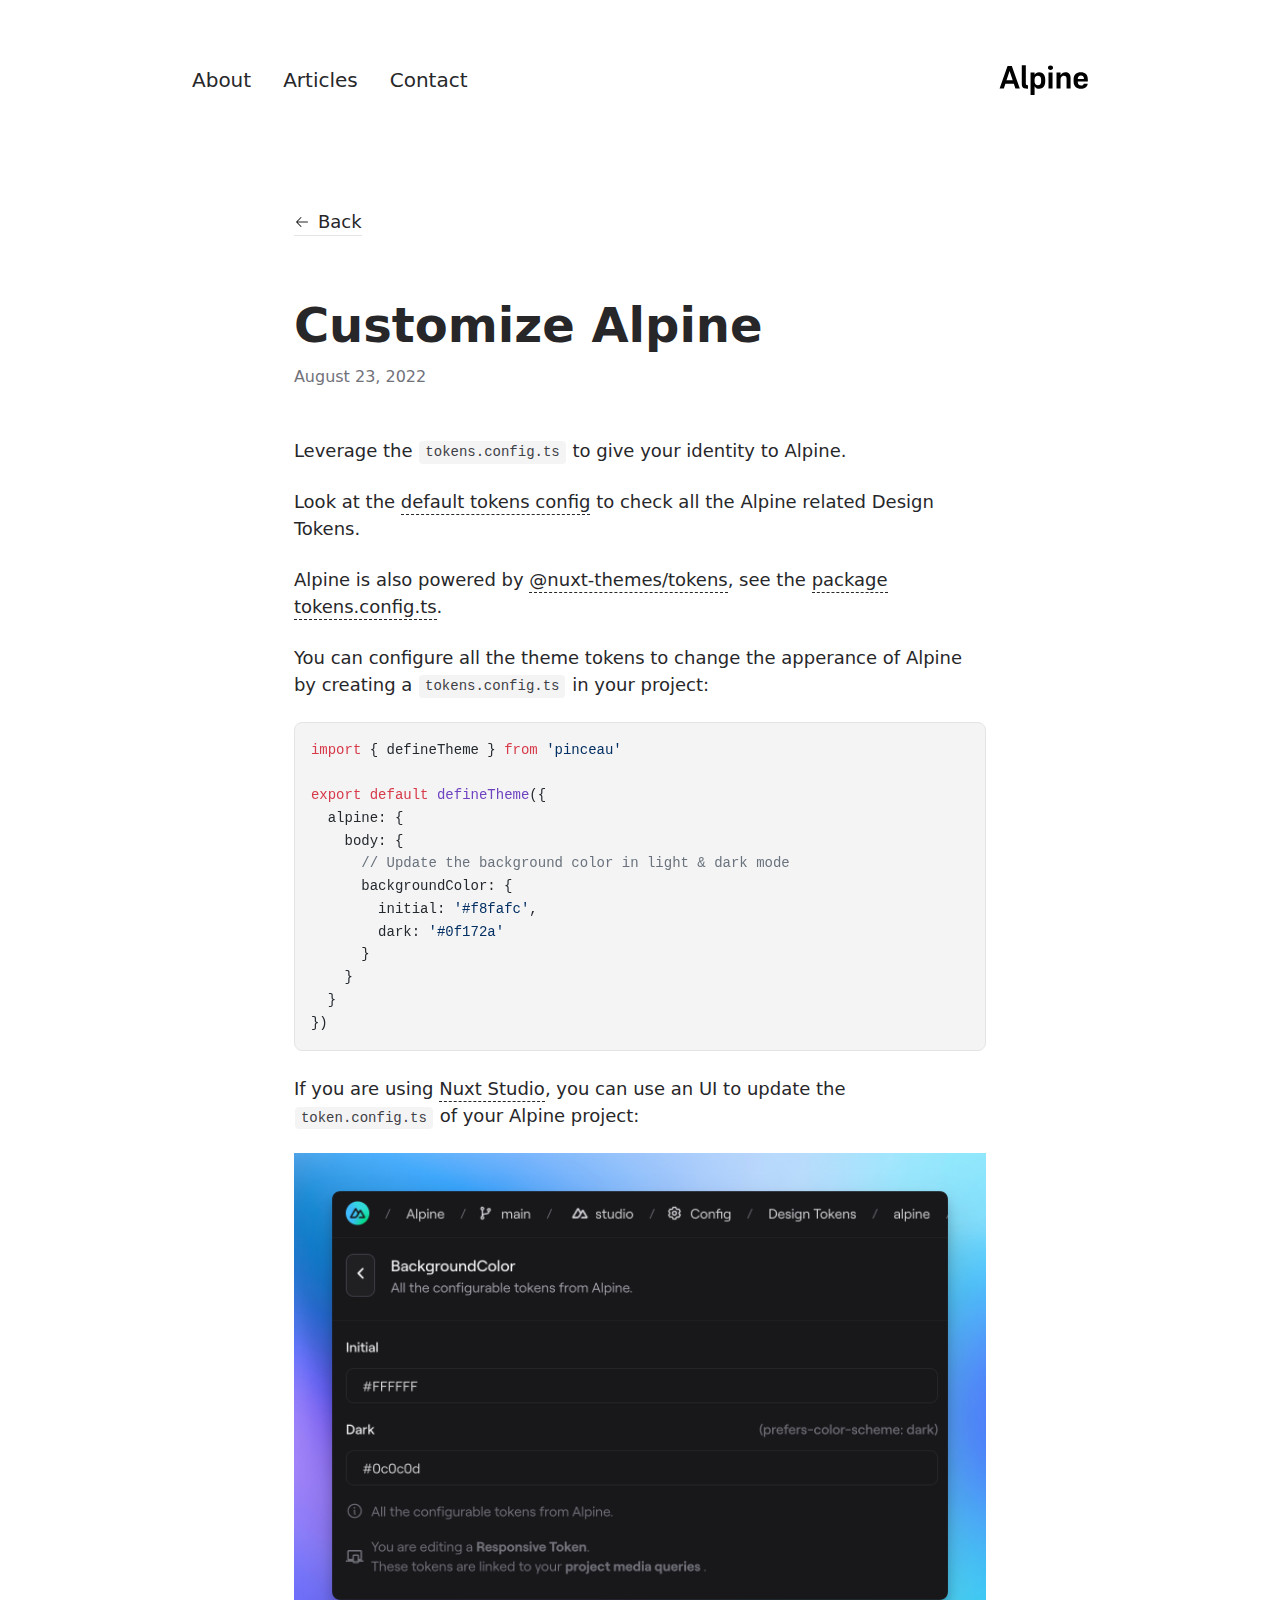
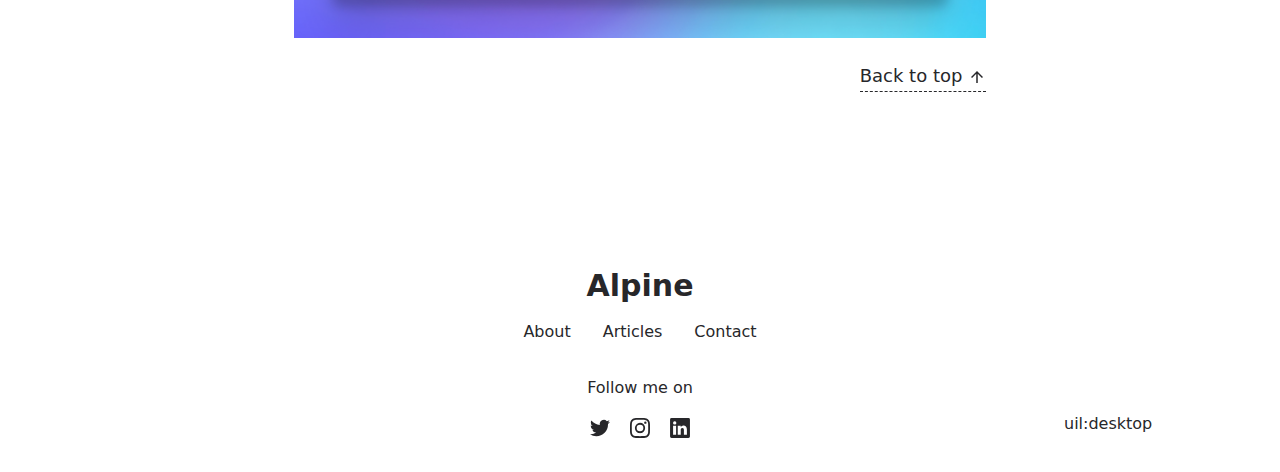
<file: articles/design-tokens/index.html>
<!DOCTYPE html><html lang="en"><head><meta charset="utf-8">
<meta name="viewport" content="width=device-width, initial-scale=1">
<title>Customize Alpine</title>
<meta name="twitter:card" content="summary_large_image">
<meta property="og:image:width" content="400">
<meta property="og:image:height" content="300">
<meta property="og:image:alt" content="An image showcasing my project.">
<meta property="og:title" content="Customize Alpine">
<meta name="description" content="Leverage the tokens.config.ts to give your identity to Alpine.">
<meta property="og:description" content="Leverage the tokens.config.ts to give your identity to Alpine.">
<meta property="og:image" content="/articles/design-tokens.webp">
<link rel="preload" as="fetch" crossorigin="anonymous" href="/articles/design-tokens/_payload.json">
<link rel="stylesheet" href="/_nuxt/entry.PfdBwvuE.css">
<link rel="stylesheet" href="/_nuxt/DocumentDrivenNotFound.a4axj5M5.css">
<link rel="stylesheet" href="/_nuxt/article.3v0cPUxw.css">
<link rel="stylesheet" href="/_nuxt/ProseA.vTZszLgp.css">
<link rel="stylesheet" href="/_nuxt/ProseH1._Uaiq_Ey.css">
<link rel="stylesheet" href="/_nuxt/ProseP.rrolTPoC.css">
<link rel="stylesheet" href="/_nuxt/ProseCodeInline.VSZ-oOTY.css">
<link rel="stylesheet" href="/_nuxt/ProsePre.nIRUQbb-.css">
<link rel="stylesheet" href="/_nuxt/ProseCode.DERaqrOf.css">
<link rel="stylesheet" href="/_nuxt/ProseImg.nU_isZb0.css">
<link rel="modulepreload" as="script" crossorigin href="/_nuxt/entry.4CEYzNrl.js">
<link rel="modulepreload" as="script" crossorigin href="/_nuxt/NuxtImg.yT1BXRqA.js">
<link rel="modulepreload" as="script" crossorigin href="/_nuxt/document-driven.0FhtpO0-.js">
<link rel="modulepreload" as="script" crossorigin href="/_nuxt/DocumentDrivenEmpty.u90vhTDM.js">
<link rel="modulepreload" as="script" crossorigin href="/_nuxt/ContentRenderer.quyjyhm8.js">
<link rel="modulepreload" as="script" crossorigin href="/_nuxt/ContentRendererMarkdown.vue.cdYS3KGs.js">
<link rel="modulepreload" as="script" crossorigin href="/_nuxt/preview.h8CehpnJ.js">
<link rel="modulepreload" as="script" crossorigin href="/_nuxt/DocumentDrivenNotFound.ohobzMb3.js">
<link rel="modulepreload" as="script" crossorigin href="/_nuxt/article.RS3uqzmz.js">
<link rel="modulepreload" as="script" crossorigin href="/_nuxt/ProseA.UMXOojJ-.js">
<link rel="modulepreload" as="script" crossorigin href="/_nuxt/date.3uOv5BcS.js">
<link rel="modulepreload" as="script" crossorigin href="/_nuxt/ContentRendererMarkdown.cq3TbUEP.js">
<link rel="modulepreload" as="script" crossorigin href="/_nuxt/ProseH1.shjEQ5S4.js">
<link rel="modulepreload" as="script" crossorigin href="/_nuxt/ProseP.jXdMEkTb.js">
<link rel="modulepreload" as="script" crossorigin href="/_nuxt/ProseCodeInline.FmW0Hiii.js">
<link rel="modulepreload" as="script" crossorigin href="/_nuxt/ProsePre.BP_H9j4T.js">
<link rel="modulepreload" as="script" crossorigin href="/_nuxt/ProseCode.-o3pZ_WM.js">
<link rel="modulepreload" as="script" crossorigin href="/_nuxt/ProseImg.ArKGLrim.js">
<link rel="prefetch" as="script" crossorigin href="/_nuxt/default.zphoeLV9.js">
<link rel="prefetch" as="script" crossorigin href="/_nuxt/page.oD5bKfIr.js">
<link rel="prefetch" as="script" crossorigin href="/_nuxt/client-db.0obvhj9w.js">
<link rel="prefetch" as="script" crossorigin href="/_nuxt/slugify.YXDfRyGl.js">
<link rel="prefetch" as="style" href="/_nuxt/useStudio.3MfaGMCn.css">
<link rel="prefetch" as="script" crossorigin href="/_nuxt/useStudio.QmSKzqsR.js">
<link rel="prefetch" as="script" crossorigin href="/_nuxt/query.4mAxjKfx.js">
<link rel="prefetch" as="style" href="/_nuxt/error-404._LjjY-y0.css">
<link rel="prefetch" as="script" crossorigin href="/_nuxt/error-404.vJo03SPE.js">
<link rel="prefetch" as="style" href="/_nuxt/error-500.Ke0_YfD7.css">
<link rel="prefetch" as="script" crossorigin href="/_nuxt/error-500.SFF6iUlz.js">
<script type="module" src="/_nuxt/entry.4CEYzNrl.js" crossorigin></script><style id="pinceau-runtime-hydratable">@media{.phy[--]{--puid:XlbAYg-v;}.pv-ly6Rq-{max-width:var(--elements-container-maxWidth);padding-left:var(--elements-container-padding-mobile);padding-right:var(--elements-container-padding-mobile);}@media (min-width: 475px){.pv-ly6Rq-{padding-left:var(--elements-container-padding-xs);padding-right:var(--elements-container-padding-xs);}}@media (min-width: 640px){.pv-ly6Rq-{padding-left:var(--elements-container-padding-sm);padding-right:var(--elements-container-padding-sm);}}@media (min-width: 768px){.pv-ly6Rq-{padding-left:var(--elements-container-padding-md);padding-right:var(--elements-container-padding-md);}}} </style><style id="pinceau-theme">@media { :root {--pinceau-mq: initial; --alpine-readableLine: 68ch;--alpine-backdrop-backgroundColor: #f4f4f5b3;--prose-code-inline-padding: 0.2rem 0.375rem 0.2rem 0.375rem;--prose-code-block-backdropFilter: contrast(1);--prose-code-block-border-style: solid;--prose-code-block-border-width: 1px;--prose-tbody-tr-borderBottom-style: dashed;--prose-tbody-tr-borderBottom-width: 1px;--prose-th-textAlign: inherit;--prose-thead-borderBottom-style: solid;--prose-thead-borderBottom-width: 1px;--prose-thead-border-style: solid;--prose-thead-border-width: 0px;--prose-table-textAlign: start;--prose-hr-width: 1px;--prose-hr-style: solid;--prose-li-listStylePosition: outside;--prose-ol-li-markerColor: currentColor;--prose-ol-paddingInlineStart: 21px;--prose-ol-listStyleType: decimal;--prose-ul-li-markerColor: currentColor;--prose-ul-paddingInlineStart: 21px;--prose-ul-listStyleType: disc;--prose-blockquote-border-style: solid;--prose-blockquote-border-width: 4px;--prose-blockquote-quotes: '201C' '201D' '2018' '2019';--prose-blockquote-paddingInlineStart: 24px;--prose-a-code-color-hover: currentColor;--prose-a-code-color-static: currentColor;--prose-a-hasCode-borderBottom: none;--prose-a-border-distance: 2px;--prose-a-border-color-hover: currentColor;--prose-a-border-color-static: currentColor;--prose-a-border-style-hover: solid;--prose-a-border-style-static: dashed;--prose-a-border-width: 1px;--prose-a-color-static: inherit;--prose-a-textDecoration: none;--prose-h6-margin: 3rem 0 2rem;--prose-h5-margin: 3rem 0 2rem;--prose-h4-margin: 3rem 0 2rem;--prose-h3-margin: 3rem 0 2rem;--prose-h2-margin: 3rem 0 2rem;--prose-h1-margin: 0 0 2rem;--prose-p-fontSize: 18px;--typography-lead-loose: 2;--typography-lead-relaxed: 1.625;--typography-lead-normal: 1.5;--typography-lead-snug: 1.375;--typography-lead-tight: 1.25;--typography-lead-none: 1;--typography-lead-10: 2.5rem;--typography-lead-9: 2.25rem;--typography-lead-8: 2rem;--typography-lead-7: 1.75rem;--typography-lead-6: 1.5rem;--typography-lead-5: 1.25rem;--typography-lead-4: 1rem;--typography-lead-3: .75rem;--typography-lead-2: .5rem;--typography-lead-1: .025rem;--typography-fontWeight-black: 900;--typography-fontWeight-extrabold: 800;--typography-fontWeight-bold: 700;--typography-fontWeight-semibold: 600;--typography-fontWeight-medium: 500;--typography-fontWeight-normal: 400;--typography-fontWeight-light: 300;--typography-fontWeight-extralight: 200;--typography-fontWeight-thin: 100;--typography-fontSize-9xl: 128px;--typography-fontSize-8xl: 96px;--typography-fontSize-7xl: 72px;--typography-fontSize-6xl: 60px;--typography-fontSize-5xl: 48px;--typography-fontSize-4xl: 36px;--typography-fontSize-3xl: 30px;--typography-fontSize-2xl: 24px;--typography-fontSize-xl: 20px;--typography-fontSize-lg: 18px;--typography-fontSize-base: 16px;--typography-fontSize-sm: 14px;--typography-fontSize-xs: 12px;--typography-letterSpacing-wide: 0.025em;--typography-letterSpacing-tight: -0.025em;--typography-verticalMargin-base: 24px;--typography-verticalMargin-sm: 16px;--elements-border-secondary-hover: [object Object];--elements-backdrop-background: #fffc;--elements-backdrop-filter: saturate(200%) blur(20px);--elements-container-maxWidth: 64rem;--lead-loose: 2;--lead-relaxed: 1.625;--lead-normal: 1.5;--lead-snug: 1.375;--lead-tight: 1.25;--lead-none: 1;--lead-10: 2.5rem;--lead-9: 2.25rem;--lead-8: 2rem;--lead-7: 1.75rem;--lead-6: 1.5rem;--lead-5: 1.25rem;--lead-4: 1rem;--lead-3: .75rem;--lead-2: .5rem;--lead-1: .025rem;--letterSpacing-widest: 0.1em;--letterSpacing-wider: 0.05em;--letterSpacing-wide: 0.025em;--letterSpacing-normal: 0em;--letterSpacing-tight: -0.025em;--letterSpacing-tighter: -0.05em;--fontSize-9xl: 8rem;--fontSize-8xl: 6rem;--fontSize-7xl: 4.5rem;--fontSize-6xl: 3.75rem;--fontSize-5xl: 3rem;--fontSize-4xl: 2.25rem;--fontSize-3xl: 1.875rem;--fontSize-2xl: 1.5rem;--fontSize-xl: 1.25rem;--fontSize-lg: 1.125rem;--fontSize-base: 1rem;--fontSize-sm: 0.875rem;--fontSize-xs: 0.75rem;--fontWeight-black: 900;--fontWeight-extrabold: 800;--fontWeight-bold: 700;--fontWeight-semibold: 600;--fontWeight-medium: 500;--fontWeight-normal: 400;--fontWeight-light: 300;--fontWeight-extralight: 200;--fontWeight-thin: 100;--font-mono: ui-monospace, SFMono-Regular, Menlo, Monaco, Consolas, Liberation Mono, Courier New, monospace;--font-serif: ui-serif, Georgia, Cambria, Times New Roman, Times, serif;--font-sans: ui-sans-serif, system-ui, -apple-system, BlinkMacSystemFont, Segoe UI, Roboto, Helvetica Neue, Arial, Noto Sans, sans-serif, Apple Color Emoji, Segoe UI Emoji, Segoe UI Symbol, Noto Color Emoji;--opacity-total: 1;--opacity-high: 0.8;--opacity-medium: 0.5;--opacity-soft: 0.3;--opacity-light: 0.15;--opacity-bright: 0.1;--opacity-noOpacity: 0;--borderWidth-lg: 3px;--borderWidth-md: 2px;--borderWidth-sm: 1px;--borderWidth-noBorder: 0;--space-rem-875: 0.875rem;--space-rem-625: 0.625rem;--space-rem-375: 0.375rem;--space-rem-125: 0.125rem;--space-px: 1px;--space-128: 32rem;--space-96: 24rem;--space-80: 20rem;--space-72: 18rem;--space-64: 16rem;--space-60: 15rem;--space-56: 14rem;--space-52: 13rem;--space-48: 12rem;--space-44: 11rem;--space-40: 10rem;--space-36: 9rem;--space-32: 8rem;--space-28: 7rem;--space-24: 6rem;--space-20: 5rem;--space-16: 4rem;--space-14: 3.5rem;--space-12: 3rem;--space-11: 2.75rem;--space-10: 2.5rem;--space-9: 2.25rem;--space-8: 2rem;--space-7: 1.75rem;--space-6: 1.5rem;--space-5: 1.25rem;--space-4: 1rem;--space-3: 0.75rem;--space-2: 0.5rem;--space-1: 0.25rem;--space-0: 0px;--size-full: 100%;--size-7xl: 80rem;--size-6xl: 72rem;--size-5xl: 64rem;--size-4xl: 56rem;--size-3xl: 48rem;--size-2xl: 42rem;--size-xl: 36rem;--size-lg: 32rem;--size-md: 28rem;--size-sm: 24rem;--size-xs: 20rem;--size-200: 200px;--size-104: 104px;--size-80: 80px;--size-64: 64px;--size-56: 56px;--size-48: 48px;--size-40: 40px;--size-32: 32px;--size-24: 24px;--size-20: 20px;--size-16: 16px;--size-12: 12px;--size-8: 8px;--size-6: 6px;--size-4: 4px;--size-2: 2px;--size-0: 0px;--radii-full: 9999px;--radii-3xl: 1.75rem;--radii-2xl: 1.5rem;--radii-xl: 1rem;--radii-lg: 0.75rem;--radii-md: 0.5rem;--radii-sm: 0.375rem;--radii-xs: 0.25rem;--radii-2xs: 0.125rem;--radii-none: 0px;--shadow-none: 0px 0px 0px 0px transparent;--shadow-lg: 0px 10px 15px -3px #000000, 0px 4px 6px -4px #000000;--shadow-md: 0px 4px 6px -1px #000000, 0px 2px 4px -2px #000000;--shadow-sm: 0px 1px 3px 0px #000000, 0px 1px 2px -1px #000000;--shadow-xs: 0px 1px 2px 0px #000000;--height-screen: 100vh;--width-screen: 100vw;--color-primary-900: #002e38;--color-primary-800: #005c70;--color-primary-700: #008aa9;--color-primary-600: #00b9e1;--color-primary-500: #1ad6ff;--color-primary-400: #40ddff;--color-primary-300: #66e4ff;--color-primary-200: #8deaff;--color-primary-100: #b3f1ff;--color-primary-50: #d9f8ff;--color-ruby-900: #380011;--color-ruby-800: #700021;--color-ruby-700: #a90032;--color-ruby-600: #e10043;--color-ruby-500: #ff1a5e;--color-ruby-400: #ff4079;--color-ruby-300: #ff6694;--color-ruby-200: #ff8dae;--color-ruby-100: #ffb3c9;--color-ruby-50: #ffd9e4;--color-pink-900: #380025;--color-pink-800: #70004b;--color-pink-700: #a90070;--color-pink-600: #e10095;--color-pink-500: #ff1ab2;--color-pink-400: #ff40bf;--color-pink-300: #ff66cc;--color-pink-200: #ff8dd8;--color-pink-100: #ffb3e5;--color-pink-50: #ffd9f2;--color-purple-900: #190038;--color-purple-800: #330070;--color-purple-700: #4c00a9;--color-purple-600: #6500e1;--color-purple-500: #811aff;--color-purple-400: #9640ff;--color-purple-300: #ab66ff;--color-purple-200: #c08dff;--color-purple-100: #d5b3ff;--color-purple-50: #ead9ff;--color-royalblue-900: #0b0531;--color-royalblue-800: #160a62;--color-royalblue-700: #211093;--color-royalblue-600: #2c15c4;--color-royalblue-500: #4127e8;--color-royalblue-400: #614bec;--color-royalblue-300: #806ff0;--color-royalblue-200: #a093f3;--color-royalblue-100: #c0b7f7;--color-royalblue-50: #dfdbfb;--color-indigoblue-900: #001238;--color-indigoblue-800: #002370;--color-indigoblue-700: #0035a9;--color-indigoblue-600: #0047e1;--color-indigoblue-500: #1a62ff;--color-indigoblue-400: #407cff;--color-indigoblue-300: #6696ff;--color-indigoblue-200: #8db0ff;--color-indigoblue-100: #b3cbff;--color-indigoblue-50: #d9e5ff;--color-blue-900: #002438;--color-blue-800: #004870;--color-blue-700: #006ca9;--color-blue-600: #0090e1;--color-blue-500: #1aadff;--color-blue-400: #40bbff;--color-blue-300: #66c8ff;--color-blue-200: #8dd6ff;--color-blue-100: #b3e4ff;--color-blue-50: #d9f1ff;--color-lightblue-900: #002e38;--color-lightblue-800: #005c70;--color-lightblue-700: #008aa9;--color-lightblue-600: #00b9e1;--color-lightblue-500: #1ad6ff;--color-lightblue-400: #40ddff;--color-lightblue-300: #66e4ff;--color-lightblue-200: #8deaff;--color-lightblue-100: #b3f1ff;--color-lightblue-50: #d9f8ff;--color-teal-900: #062a28;--color-teal-800: #0b544f;--color-teal-700: #117d77;--color-teal-600: #16a79e;--color-teal-500: #1cd1c6;--color-teal-400: #36e4da;--color-teal-300: #5fe9e1;--color-teal-200: #87efe9;--color-teal-100: #aff4f0;--color-teal-50: #d7faf8;--color-pear-900: #2a2b09;--color-pear-800: #545512;--color-pear-700: #7e801b;--color-pear-600: #a8aa24;--color-pear-500: #d0d32f;--color-pear-400: #d8da52;--color-pear-300: #e0e274;--color-pear-200: #e8e997;--color-pear-100: #eff0ba;--color-pear-50: #f7f8dc;--color-red-900: #380300;--color-red-800: #700700;--color-red-700: #a90a00;--color-red-600: #e10e00;--color-red-500: #ff281a;--color-red-400: #ff4c40;--color-red-300: #ff7066;--color-red-200: #ff948d;--color-red-100: #ffb7b3;--color-red-50: #ffdbd9;--color-orange-900: #381800;--color-orange-800: #702f00;--color-orange-700: #a94700;--color-orange-600: #e15e00;--color-orange-500: #ff7a1a;--color-orange-400: #ff9040;--color-orange-300: #ffa666;--color-orange-200: #ffbd8d;--color-orange-100: #ffd3b3;--color-orange-50: #ffe9d9;--color-yellow-900: #362b03;--color-yellow-800: #6d5605;--color-yellow-700: #a38108;--color-yellow-600: #daac0a;--color-yellow-500: #f5c828;--color-yellow-400: #f7d14c;--color-yellow-300: #f8da70;--color-yellow-200: #fae393;--color-yellow-100: #fcedb7;--color-yellow-50: #fdf6db;--color-green-900: #003f25;--color-green-800: #005e38;--color-green-700: #007e4a;--color-green-600: #009d5d;--color-green-500: #00bd6f;--color-green-400: #00dc82;--color-green-300: #30ffaa;--color-green-200: #83ffcc;--color-green-100: #acffdd;--color-green-50: #d6ffee;--color-gray-900: #18181B;--color-gray-800: #27272A;--color-gray-700: #3f3f46;--color-gray-600: #52525B;--color-gray-500: #71717A;--color-gray-400: #a1a1aa;--color-gray-300: #D4d4d8;--color-gray-200: #e4e4e7;--color-gray-100: #f4f4f5;--color-gray-50: #fafafa;--color-black: #0c0c0d;--color-white: #FFFFFF;--media-portrait: only screen and (orientation: portrait);--media-landscape: only screen and (orientation: landscape);--media-rm: (prefers-reduced-motion: reduce);--media-2xl: (min-width: 1536px);--media-xl: (min-width: 1280px);--media-lg: (min-width: 1024px);--media-md: (min-width: 768px);--media-sm: (min-width: 640px);--media-xs: (min-width: 475px);--alpine-body-color: var(--color-gray-800);--alpine-body-backgroundColor: var(--color-white);--prose-code-inline-fontWeight: var(--typography-fontWeight-normal);--prose-code-inline-fontSize: var(--typography-fontSize-sm);--prose-code-inline-borderRadius: var(--radii-xs);--prose-code-block-pre-padding: var(--typography-verticalMargin-sm);--prose-code-block-margin: var(--typography-verticalMargin-base) 0;--prose-code-block-fontSize: var(--typography-fontSize-sm);--prose-tbody-code-inline-fontSize: var(--typography-fontSize-sm);--prose-tbody-td-padding: var(--typography-verticalMargin-sm);--prose-th-fontWeight: var(--typography-fontWeight-semibold);--prose-th-padding: 0 var(--typography-verticalMargin-sm) var(--typography-verticalMargin-sm) var(--typography-verticalMargin-sm);--prose-table-lineHeight: var(--typography-lead-6);--prose-table-fontSize: var(--typography-fontSize-sm);--prose-table-margin: var(--typography-verticalMargin-base) 0;--prose-hr-margin: var(--typography-verticalMargin-base) 0;--prose-li-margin: var(--typography-verticalMargin-sm) 0;--prose-ol-margin: var(--typography-verticalMargin-base) 0;--prose-ul-margin: var(--typography-verticalMargin-base) 0;--prose-blockquote-margin: var(--typography-verticalMargin-base) 0;--prose-a-code-border-style: var(--prose-a-border-style-static);--prose-a-code-border-width: var(--prose-a-border-width);--prose-a-fontWeight: var(--typography-fontWeight-medium);--prose-img-margin: var(--typography-verticalMargin-base) 0;--prose-strong-fontWeight: var(--typography-fontWeight-semibold);--prose-h6-iconSize: var(--typography-fontSize-base);--prose-h6-fontWeight: var(--typography-fontWeight-semibold);--prose-h6-lineHeight: var(--typography-lead-normal);--prose-h6-fontSize: var(--typography-fontSize-lg);--prose-h5-iconSize: var(--typography-fontSize-lg);--prose-h5-fontWeight: var(--typography-fontWeight-semibold);--prose-h5-lineHeight: var(--typography-lead-snug);--prose-h5-fontSize: var(--typography-fontSize-xl);--prose-h4-iconSize: var(--typography-fontSize-lg);--prose-h4-letterSpacing: var(--typography-letterSpacing-tight);--prose-h4-fontWeight: var(--typography-fontWeight-semibold);--prose-h4-lineHeight: var(--typography-lead-snug);--prose-h4-fontSize: var(--typography-fontSize-2xl);--prose-h3-iconSize: var(--typography-fontSize-xl);--prose-h3-letterSpacing: var(--typography-letterSpacing-tight);--prose-h3-fontWeight: var(--typography-fontWeight-semibold);--prose-h3-lineHeight: var(--typography-lead-snug);--prose-h3-fontSize: var(--typography-fontSize-3xl);--prose-h2-iconSize: var(--typography-fontSize-2xl);--prose-h2-letterSpacing: var(--typography-letterSpacing-tight);--prose-h2-fontWeight: var(--typography-fontWeight-semibold);--prose-h2-lineHeight: var(--typography-lead-tight);--prose-h2-fontSize: var(--typography-fontSize-4xl);--prose-h1-iconSize: var(--typography-fontSize-3xl);--prose-h1-letterSpacing: var(--typography-letterSpacing-tight);--prose-h1-fontWeight: var(--typography-fontWeight-bold);--prose-h1-lineHeight: var(--typography-lead-tight);--prose-h1-fontSize: var(--typography-fontSize-5xl);--prose-p-br-margin: var(--typography-verticalMargin-base) 0 0 0;--prose-p-margin: var(--typography-verticalMargin-base) 0;--prose-p-lineHeight: var(--typography-lead-normal);--typography-color-primary-900: var(--color-primary-900);--typography-color-primary-800: var(--color-primary-800);--typography-color-primary-700: var(--color-primary-700);--typography-color-primary-600: var(--color-primary-600);--typography-color-primary-500: var(--color-primary-500);--typography-color-primary-400: var(--color-primary-400);--typography-color-primary-300: var(--color-primary-300);--typography-color-primary-200: var(--color-primary-200);--typography-color-primary-100: var(--color-primary-100);--typography-color-primary-50: var(--color-primary-50);--typography-font-code: var(--font-mono);--typography-font-body: var(--font-sans);--typography-font-display: var(--font-sans);--typography-body-backgroundColor: var(--color-white);--typography-body-color: var(--color-black);--elements-state-danger-borderColor-secondary: var(--color-red-200);--elements-state-danger-borderColor-primary: var(--color-red-100);--elements-state-danger-backgroundColor-secondary: var(--color-red-100);--elements-state-danger-backgroundColor-primary: var(--color-red-50);--elements-state-danger-color-secondary: var(--color-red-600);--elements-state-danger-color-primary: var(--color-red-500);--elements-state-warning-borderColor-secondary: var(--color-yellow-200);--elements-state-warning-borderColor-primary: var(--color-yellow-100);--elements-state-warning-backgroundColor-secondary: var(--color-yellow-100);--elements-state-warning-backgroundColor-primary: var(--color-yellow-50);--elements-state-warning-color-secondary: var(--color-yellow-700);--elements-state-warning-color-primary: var(--color-yellow-600);--elements-state-success-borderColor-secondary: var(--color-green-200);--elements-state-success-borderColor-primary: var(--color-green-100);--elements-state-success-backgroundColor-secondary: var(--color-green-100);--elements-state-success-backgroundColor-primary: var(--color-green-50);--elements-state-success-color-secondary: var(--color-green-600);--elements-state-success-color-primary: var(--color-green-500);--elements-state-info-borderColor-secondary: var(--color-blue-200);--elements-state-info-borderColor-primary: var(--color-blue-100);--elements-state-info-backgroundColor-secondary: var(--color-blue-100);--elements-state-info-backgroundColor-primary: var(--color-blue-50);--elements-state-info-color-secondary: var(--color-blue-600);--elements-state-info-color-primary: var(--color-blue-500);--elements-state-primary-borderColor-secondary: var(--color-primary-200);--elements-state-primary-borderColor-primary: var(--color-primary-100);--elements-state-primary-backgroundColor-secondary: var(--color-primary-100);--elements-state-primary-backgroundColor-primary: var(--color-primary-50);--elements-state-primary-color-secondary: var(--color-primary-700);--elements-state-primary-color-primary: var(--color-primary-600);--elements-surface-secondary-backgroundColor: var(--color-gray-200);--elements-surface-primary-backgroundColor: var(--color-gray-100);--elements-surface-background-base: var(--color-gray-100);--elements-border-secondary-static: var(--color-gray-200);--elements-border-primary-hover: var(--color-gray-200);--elements-border-primary-static: var(--color-gray-100);--elements-container-padding-md: var(--space-16);--elements-container-padding-sm: var(--space-12);--elements-container-padding-xs: var(--space-8);--elements-container-padding-mobile: var(--space-6);--elements-text-secondary-color-hover: var(--color-gray-700);--elements-text-secondary-color-static: var(--color-gray-500);--elements-text-primary-color-static: var(--color-gray-900);--text-6xl-lineHeight: var(--lead-none);--text-6xl-fontSize: var(--fontSize-6xl);--text-5xl-lineHeight: var(--lead-none);--text-5xl-fontSize: var(--fontSize-5xl);--text-4xl-lineHeight: var(--lead-10);--text-4xl-fontSize: var(--fontSize-4xl);--text-3xl-lineHeight: var(--lead-9);--text-3xl-fontSize: var(--fontSize-3xl);--text-2xl-lineHeight: var(--lead-8);--text-2xl-fontSize: var(--fontSize-2xl);--text-xl-lineHeight: var(--lead-7);--text-xl-fontSize: var(--fontSize-xl);--text-lg-lineHeight: var(--lead-7);--text-lg-fontSize: var(--fontSize-lg);--text-base-lineHeight: var(--lead-6);--text-base-fontSize: var(--fontSize-base);--text-sm-lineHeight: var(--lead-5);--text-sm-fontSize: var(--fontSize-sm);--text-xs-lineHeight: var(--lead-4);--text-xs-fontSize: var(--fontSize-xs);--shadow-2xl: 0px 25px 50px -12px var(--color-gray-900);--shadow-xl: 0px 20px 25px -5px var(--color-gray-400), 0px 8px 10px -6px #000000;--color-secondary-900: var(--color-gray-900);--color-secondary-800: var(--color-gray-800);--color-secondary-700: var(--color-gray-700);--color-secondary-600: var(--color-gray-600);--color-secondary-500: var(--color-gray-500);--color-secondary-400: var(--color-gray-400);--color-secondary-300: var(--color-gray-300);--color-secondary-200: var(--color-gray-200);--color-secondary-100: var(--color-gray-100);--color-secondary-50: var(--color-gray-50);--prose-a-code-background-hover: var(--typography-color-primary-50);--prose-a-code-border-color-hover: var(--typography-color-primary-500);--prose-a-color-hover: var(--typography-color-primary-500);--typography-color-secondary-900: var(--color-secondary-900);--typography-color-secondary-800: var(--color-secondary-800);--typography-color-secondary-700: var(--color-secondary-700);--typography-color-secondary-600: var(--color-secondary-600);--typography-color-secondary-500: var(--color-secondary-500);--typography-color-secondary-400: var(--color-secondary-400);--typography-color-secondary-300: var(--color-secondary-300);--typography-color-secondary-200: var(--color-secondary-200);--typography-color-secondary-100: var(--color-secondary-100);--typography-color-secondary-50: var(--color-secondary-50);--prose-code-inline-backgroundColor: var(--typography-color-secondary-100);--prose-code-inline-color: var(--typography-color-secondary-700);--prose-code-block-backgroundColor: var(--typography-color-secondary-100);--prose-code-block-color: var(--typography-color-secondary-700);--prose-code-block-border-color: var(--typography-color-secondary-200);--prose-tbody-tr-borderBottom-color: var(--typography-color-secondary-200);--prose-th-color: var(--typography-color-secondary-600);--prose-thead-borderBottom-color: var(--typography-color-secondary-200);--prose-thead-border-color: var(--typography-color-secondary-300);--prose-hr-color: var(--typography-color-secondary-200);--prose-blockquote-border-color: var(--typography-color-secondary-200);--prose-blockquote-color: var(--typography-color-secondary-500);--prose-a-code-border-color-static: var(--typography-color-secondary-400); } }@media { :root.dark {--pinceau-mq: dark; --alpine-backdrop-backgroundColor: #18181bb3;--prose-code-block-backdropFilter: contrast(1);--prose-ol-li-markerColor: currentColor;--prose-ul-li-markerColor: currentColor;--prose-a-code-color-hover: currentColor;--prose-a-code-color-static: currentColor;--prose-a-border-color-hover: currentColor;--prose-a-border-color-static: currentColor;--prose-a-color-static: inherit;--elements-backdrop-background: #0c0d0ccc;--alpine-body-color: var(--color-gray-200);--alpine-body-backgroundColor: var(--color-black);--typography-body-backgroundColor: var(--color-black);--typography-body-color: var(--color-white);--elements-state-danger-borderColor-secondary: var(--color-red-700);--elements-state-danger-borderColor-primary: var(--color-red-800);--elements-state-danger-backgroundColor-secondary: var(--color-red-800);--elements-state-danger-backgroundColor-primary: var(--color-red-900);--elements-state-danger-color-secondary: var(--color-red-200);--elements-state-danger-color-primary: var(--color-red-300);--elements-state-warning-borderColor-secondary: var(--color-yellow-700);--elements-state-warning-borderColor-primary: var(--color-yellow-800);--elements-state-warning-backgroundColor-secondary: var(--color-yellow-800);--elements-state-warning-backgroundColor-primary: var(--color-yellow-900);--elements-state-warning-color-secondary: var(--color-yellow-200);--elements-state-warning-color-primary: var(--color-yellow-400);--elements-state-success-borderColor-secondary: var(--color-green-700);--elements-state-success-borderColor-primary: var(--color-green-800);--elements-state-success-backgroundColor-secondary: var(--color-green-800);--elements-state-success-backgroundColor-primary: var(--color-green-900);--elements-state-success-color-secondary: var(--color-green-200);--elements-state-success-color-primary: var(--color-green-400);--elements-state-info-borderColor-secondary: var(--color-blue-700);--elements-state-info-borderColor-primary: var(--color-blue-800);--elements-state-info-backgroundColor-secondary: var(--color-blue-800);--elements-state-info-backgroundColor-primary: var(--color-blue-900);--elements-state-info-color-secondary: var(--color-blue-200);--elements-state-info-color-primary: var(--color-blue-400);--elements-state-primary-borderColor-secondary: var(--color-primary-700);--elements-state-primary-borderColor-primary: var(--color-primary-800);--elements-state-primary-backgroundColor-secondary: var(--color-primary-800);--elements-state-primary-backgroundColor-primary: var(--color-primary-900);--elements-state-primary-color-secondary: var(--color-primary-200);--elements-state-primary-color-primary: var(--color-primary-400);--elements-surface-secondary-backgroundColor: var(--color-gray-800);--elements-surface-primary-backgroundColor: var(--color-gray-900);--elements-surface-background-base: var(--color-gray-900);--elements-border-secondary-static: var(--color-gray-800);--elements-border-primary-hover: var(--color-gray-800);--elements-border-primary-static: var(--color-gray-900);--elements-text-secondary-color-hover: var(--color-gray-200);--elements-text-secondary-color-static: var(--color-gray-400);--elements-text-primary-color-static: var(--color-gray-50);--prose-a-code-background-hover: var(--typography-color-primary-900);--prose-a-code-border-color-hover: var(--typography-color-primary-600);--prose-a-color-hover: var(--typography-color-primary-400);--prose-code-inline-backgroundColor: var(--typography-color-secondary-800);--prose-code-inline-color: var(--typography-color-secondary-200);--prose-code-block-backgroundColor: var(--typography-color-secondary-900);--prose-code-block-color: var(--typography-color-secondary-200);--prose-code-block-border-color: var(--typography-color-secondary-800);--prose-tbody-tr-borderBottom-color: var(--typography-color-secondary-800);--prose-th-color: var(--typography-color-secondary-400);--prose-thead-borderBottom-color: var(--typography-color-secondary-800);--prose-thead-border-color: var(--typography-color-secondary-600);--prose-hr-color: var(--typography-color-secondary-800);--prose-blockquote-border-color: var(--typography-color-secondary-700);--prose-blockquote-color: var(--typography-color-secondary-400);--prose-a-code-border-color-static: var(--typography-color-secondary-600); } }</style><script>"use strict";(()=>{const a=window,e=document.documentElement,m=["dark","light"],c=window&&window.localStorage&&window.localStorage.getItem&&window.localStorage.getItem("nuxt-color-mode")||"system";let n=c==="system"?d():c;const l=e.getAttribute("data-color-mode-forced");l&&(n=l),i(n),a["__NUXT_COLOR_MODE__"]={preference:c,value:n,getColorScheme:d,addColorScheme:i,removeColorScheme:f};function i(o){const t=""+o+"",s="";e.classList?e.classList.add(t):e.className+=" "+t,s&&e.setAttribute("data-"+s,o)}function f(o){const t=""+o+"",s="";e.classList?e.classList.remove(t):e.className=e.className.replace(new RegExp(t,"g"),""),s&&e.removeAttribute("data-"+s)}function r(o){return a.matchMedia("(prefers-color-scheme"+o+")")}function d(){if(a.matchMedia&&r("").media!=="not all"){for(const o of m)if(r(":"+o).matches)return o}return"light"}})();
</script></head><body><div id="__nuxt"><div class="container pv-ly6Rq- pc-XlbAYg app-layout" data-v-10310f13 data-v-df4e3f1a><!--[--><div class="nuxt-progress" style="width:0%;height:3px;opacity:0;background-size:Infinity% auto;" data-v-10310f13></div><header class="right" data-v-10310f13 data-v-3e3eaefb><div class="menu" data-v-3e3eaefb><button aria-label="Navigation Menu" data-v-3e3eaefb><svg width="24" height="24" viewBox="0 0 68 68" fill="currentColor" xmlns="http://www.w3.org/2000/svg" data-v-3e3eaefb><path d="M8 34C8 32.1362 8 31.2044 8.30448 30.4693C8.71046 29.4892 9.48915 28.7105 10.4693 28.3045C11.2044 28 12.1362 28 14 28C15.8638 28 16.7956 28 17.5307 28.3045C18.5108 28.7105 19.2895 29.4892 19.6955 30.4693C20 31.2044 20 32.1362 20 34C20 35.8638 20 36.7956 19.6955 37.5307C19.2895 38.5108 18.5108 39.2895 17.5307 39.6955C16.7956 40 15.8638 40 14 40C12.1362 40 11.2044 40 10.4693 39.6955C9.48915 39.2895 8.71046 38.5108 8.30448 37.5307C8 36.7956 8 35.8638 8 34Z" data-v-3e3eaefb></path><path d="M28 34C28 32.1362 28 31.2044 28.3045 30.4693C28.7105 29.4892 29.4892 28.7105 30.4693 28.3045C31.2044 28 32.1362 28 34 28C35.8638 28 36.7956 28 37.5307 28.3045C38.5108 28.7105 39.2895 29.4892 39.6955 30.4693C40 31.2044 40 32.1362 40 34C40 35.8638 40 36.7956 39.6955 37.5307C39.2895 38.5108 38.5108 39.2895 37.5307 39.6955C36.7956 40 35.8638 40 34 40C32.1362 40 31.2044 40 30.4693 39.6955C29.4892 39.2895 28.7105 38.5108 28.3045 37.5307C28 36.7956 28 35.8638 28 34Z" data-v-3e3eaefb></path><path d="M48 34C48 32.1362 48 31.2044 48.3045 30.4693C48.7105 29.4892 49.4892 28.7105 50.4693 28.3045C51.2044 28 52.1362 28 54 28C55.8638 28 56.7956 28 57.5307 28.3045C58.5108 28.7105 59.2895 29.4892 59.6955 30.4693C60 31.2044 60 32.1362 60 34C60 35.8638 60 36.7956 59.6955 37.5307C59.2895 38.5108 58.5108 39.2895 57.5307 39.6955C56.7956 40 55.8638 40 54 40C52.1362 40 51.2044 40 50.4693 39.6955C49.4892 39.2895 48.7105 38.5108 48.3045 37.5307C48 36.7956 48 35.8638 48 34Z" data-v-3e3eaefb></path></svg></button></div><div class="overlay" data-v-3e3eaefb><nav data-v-3e3eaefb data-v-e3ac3110><ul data-v-e3ac3110><!--[--><li data-v-e3ac3110><a href="/" class="" data-v-e3ac3110><span class="underline-fx" data-v-e3ac3110></span> About</a></li><li data-v-e3ac3110><a href="/articles" class="" data-v-e3ac3110><span class="underline-fx" data-v-e3ac3110></span> Articles</a></li><li data-v-e3ac3110><a href="/contact" class="" data-v-e3ac3110><span class="underline-fx" data-v-e3ac3110></span> Contact</a></li><!--]--></ul></nav></div><div class="logo" data-v-3e3eaefb><a href="/" class="" data-v-3e3eaefb><img src="/logo-dark.svg" class="dark-img" alt="alpine" width="89" height="31" data-v-3e3eaefb><img src="/logo.svg" class="light-img" alt="alpine" width="89" height="31" data-v-3e3eaefb></a></div><div class="main-nav" data-v-3e3eaefb><nav data-v-3e3eaefb data-v-e3ac3110><ul data-v-e3ac3110><!--[--><li data-v-e3ac3110><a href="/" class="" data-v-e3ac3110><span class="underline-fx" data-v-e3ac3110></span> About</a></li><li data-v-e3ac3110><a href="/articles" class="" data-v-e3ac3110><span class="underline-fx" data-v-e3ac3110></span> Articles</a></li><li data-v-e3ac3110><a href="/contact" class="" data-v-e3ac3110><span class="underline-fx" data-v-e3ac3110></span> Contact</a></li><!--]--></ul></nav></div></header><!--[--><div class="document-driven-page"><article data-v-e1ff12bb><a href="/articles" class="back" data-v-e1ff12bb><svg xmlns="http://www.w3.org/2000/svg" xmlns:xlink="http://www.w3.org/1999/xlink" aria-hidden="true" role="img" class="icon" data-v-e1ff12bb style="" width="1em" height="1em" viewBox="0 0 256 256" data-v-6aa804ec><path fill="currentColor" d="M224 128a8 8 0 0 1-8 8H59.31l58.35 58.34a8 8 0 0 1-11.32 11.32l-72-72a8 8 0 0 1 0-11.32l72-72a8 8 0 0 1 11.32 11.32L59.31 120H216a8 8 0 0 1 8 8"/></svg><span data-v-e1ff12bb> Back </span></a><header data-v-e1ff12bb><h1 class="title" data-v-e1ff12bb>Customize Alpine</h1><time datetime="2022-08-23T00:00:00.000Z" data-v-e1ff12bb>August 23, 2022</time></header><div class="prose" data-v-e1ff12bb><!--[--><div><h1 id="customize-alpine" data-v-b391db40><a aria-current="page" href="/articles/design-tokens#customize-alpine" class="router-link-active router-link-exact-active" data-v-b391db40><!--[-->Customize Alpine<!--]--><!----></a></h1><p data-v-0a579fc8><!--[-->Leverage the <code class="" data-v-71f17563><!--[-->tokens.config.ts<!--]--></code> to give your identity to Alpine.<!--]--></p><p data-v-0a579fc8><!--[-->Look at the <a href="https://github.com/nuxt-themes/alpine/blob/main/tokens.config.ts" rel="nofollow" data-v-42b58e6d><!--[-->default tokens config<!--]--></a> to check all the Alpine related Design Tokens.<!--]--></p><p data-v-0a579fc8><!--[-->Alpine is also powered by <a href="https://www.npmjs.com/package/@nuxt-themes/tokens" rel="nofollow" data-v-42b58e6d><!--[-->@nuxt-themes/tokens<!--]--></a>, see the <a href="https://unpkg.com/@nuxt-themes/tokens@latest/dist/tokens.config.ts" rel="nofollow" data-v-42b58e6d><!--[-->package tokens.config.ts<!--]--></a>.<!--]--></p><p data-v-0a579fc8><!--[-->You can configure all the theme tokens to change the apperance of Alpine by creating a <code class="" data-v-71f17563><!--[-->tokens.config.ts<!--]--></code> in your project:<!--]--></p><div class="highlight-ts prose-code" meta data-v-fe818215><!----><!--[--><pre class="language-ts shiki shiki-themes github-light github-dark" style=""><!--[--><code><span class="line" line="1"><span style="--shiki-default:#D73A49;--shiki-dark:#F97583">import</span><span style="--shiki-default:#24292E;--shiki-dark:#E1E4E8"> { defineTheme } </span><span style="--shiki-default:#D73A49;--shiki-dark:#F97583">from</span><span style="--shiki-default:#032F62;--shiki-dark:#9ECBFF"> &#39;pinceau&#39;
</span></span><span class="line" line="2"><span emptylineplaceholder="true">
</span></span><span class="line" line="3"><span style="--shiki-default:#D73A49;--shiki-dark:#F97583">export</span><span style="--shiki-default:#D73A49;--shiki-dark:#F97583"> default</span><span style="--shiki-default:#6F42C1;--shiki-dark:#B392F0"> defineTheme</span><span style="--shiki-default:#24292E;--shiki-dark:#E1E4E8">({
</span></span><span class="line" line="4"><span style="--shiki-default:#24292E;--shiki-dark:#E1E4E8">  alpine: {
</span></span><span class="line" line="5"><span style="--shiki-default:#24292E;--shiki-dark:#E1E4E8">    body: {
</span></span><span class="line" line="6"><span style="--shiki-default:#6A737D;--shiki-dark:#6A737D">      // Update the background color in light &amp; dark mode
</span></span><span class="line" line="7"><span style="--shiki-default:#24292E;--shiki-dark:#E1E4E8">      backgroundColor: {
</span></span><span class="line" line="8"><span style="--shiki-default:#24292E;--shiki-dark:#E1E4E8">        initial: </span><span style="--shiki-default:#032F62;--shiki-dark:#9ECBFF">&#39;#f8fafc&#39;</span><span style="--shiki-default:#24292E;--shiki-dark:#E1E4E8">,
</span></span><span class="line" line="9"><span style="--shiki-default:#24292E;--shiki-dark:#E1E4E8">        dark: </span><span style="--shiki-default:#032F62;--shiki-dark:#9ECBFF">&#39;#0f172a&#39;
</span></span><span class="line" line="10"><span style="--shiki-default:#24292E;--shiki-dark:#E1E4E8">      }
</span></span><span class="line" line="11"><span style="--shiki-default:#24292E;--shiki-dark:#E1E4E8">    }
</span></span><span class="line" line="12"><span style="--shiki-default:#24292E;--shiki-dark:#E1E4E8">  }
</span></span><span class="line" line="13"><span style="--shiki-default:#24292E;--shiki-dark:#E1E4E8">})
</span></span></code><!--]--></pre><!--]--><button class="copy-button" data-v-fe818215 data-v-513b8e7d><span class="sr-only" data-v-513b8e7d>Copy to clipboard</span><span class="icon-wrapper" data-v-513b8e7d><svg xmlns="http://www.w3.org/2000/svg" xmlns:xlink="http://www.w3.org/1999/xlink" aria-hidden="true" role="img" class="icon" data-v-513b8e7d style="" width="18px" height="18px" viewBox="0 0 256 256" data-v-6aa804ec><path fill="currentColor" d="M216 32H88a8 8 0 0 0-8 8v40H40a8 8 0 0 0-8 8v128a8 8 0 0 0 8 8h128a8 8 0 0 0 8-8v-40h40a8 8 0 0 0 8-8V40a8 8 0 0 0-8-8m-56 176H48V96h112Zm48-48h-32V88a8 8 0 0 0-8-8H96V48h112Z"/></svg></span></button></div><p data-v-0a579fc8><!--[-->If you are using <a href="https://nuxt.studio" rel="nofollow" data-v-42b58e6d><!--[-->Nuxt Studio<!--]--></a>, you can use an UI to update the <code class="" data-v-71f17563><!--[-->token.config.ts<!--]--></code> of your Alpine project:<!--]--></p><p data-v-0a579fc8><!--[--><a href="https://nuxt.studio" rel="nofollow" data-v-42b58e6d><!--[--><img src="/design-tokens-studio.png" alt="design-tokens-studio.png" data-v-00f54007><!--]--></a><!--]--></p><style>html.dark .shiki span {color: var(--shiki-dark);background: var(--shiki-dark-bg);font-style: var(--shiki-dark-font-style);font-weight: var(--shiki-dark-font-weight);text-decoration: var(--shiki-dark-text-decoration);}html .shiki span {color: var(--shiki-default);background: var(--shiki-default-bg);font-style: var(--shiki-default-font-style);font-weight: var(--shiki-default-font-weight);text-decoration: var(--shiki-default-text-decoration);}html .default .shiki span {color: var(--shiki-default);background: var(--shiki-default-bg);font-style: var(--shiki-default-font-style);font-weight: var(--shiki-default-font-weight);text-decoration: var(--shiki-default-text-decoration);}html .dark .shiki span {color: var(--shiki-dark);background: var(--shiki-dark-bg);font-style: var(--shiki-dark-font-style);font-weight: var(--shiki-dark-font-weight);text-decoration: var(--shiki-dark-text-decoration);}</style></div><!--]--><div class="back-to-top" data-v-e1ff12bb><a data-v-e1ff12bb data-v-42b58e6d><!--[-->Back to top <svg xmlns="http://www.w3.org/2000/svg" xmlns:xlink="http://www.w3.org/1999/xlink" aria-hidden="true" role="img" class="icon" data-v-e1ff12bb style="" width="1em" height="1em" viewBox="0 0 24 24" data-v-6aa804ec><path fill="currentColor" d="M11 20V7.825l-5.6 5.6L4 12l8-8l8 8l-1.4 1.425l-5.6-5.6V20z"/></svg><!--]--></a></div></div></article></div><!--]--><footer class="center" data-v-10310f13 data-v-86c3c5f3><a href="https://www.github.com/nuxt-themes/alpine" rel="noopener noreferrer" class="credits" data-v-86c3c5f3>Alpine</a><div class="navigation" data-v-86c3c5f3><nav data-v-86c3c5f3 data-v-e3ac3110><ul data-v-e3ac3110><!--[--><li data-v-e3ac3110><a href="/" class="" data-v-e3ac3110><span class="underline-fx" data-v-e3ac3110></span> About</a></li><li data-v-e3ac3110><a href="/articles" class="" data-v-e3ac3110><span class="underline-fx" data-v-e3ac3110></span> Articles</a></li><li data-v-e3ac3110><a href="/contact" class="" data-v-e3ac3110><span class="underline-fx" data-v-e3ac3110></span> Contact</a></li><!--]--></ul></nav></div><p class="message" data-v-86c3c5f3>Follow me on</p><div class="icons" data-v-86c3c5f3><div class="social" data-v-86c3c5f3><!--[--><a href="https://twitter.com/nuxtlabs" rel="noopener noreferrer" target="_blank" title="nuxtlabs" aria-label="nuxtlabs" data-v-c683a490><svg xmlns="http://www.w3.org/2000/svg" xmlns:xlink="http://www.w3.org/1999/xlink" aria-hidden="true" role="img" class="icon" data-v-c683a490 style="" width="1em" height="1em" viewBox="0 0 24 24" data-v-6aa804ec><path fill="currentColor" d="M22 5.8a8.49 8.49 0 0 1-2.36.64a4.13 4.13 0 0 0 1.81-2.27a8.21 8.21 0 0 1-2.61 1a4.1 4.1 0 0 0-7 3.74a11.64 11.64 0 0 1-8.45-4.29a4.16 4.16 0 0 0-.55 2.07a4.09 4.09 0 0 0 1.82 3.41a4.05 4.05 0 0 1-1.86-.51v.05a4.1 4.1 0 0 0 3.3 4a3.93 3.93 0 0 1-1.1.17a4.9 4.9 0 0 1-.77-.07a4.11 4.11 0 0 0 3.83 2.84A8.22 8.22 0 0 1 3 18.34a7.93 7.93 0 0 1-1-.06a11.57 11.57 0 0 0 6.29 1.85A11.59 11.59 0 0 0 20 8.45v-.53a8.43 8.43 0 0 0 2-2.12"/></svg></a><a href="https://instagram.com/atinuxt" rel="noopener noreferrer" target="_blank" title="atinuxt" aria-label="atinuxt" data-v-c683a490><svg xmlns="http://www.w3.org/2000/svg" xmlns:xlink="http://www.w3.org/1999/xlink" aria-hidden="true" role="img" class="icon" data-v-c683a490 style="" width="1em" height="1em" viewBox="0 0 24 24" data-v-6aa804ec><path fill="currentColor" d="M17.34 5.46a1.2 1.2 0 1 0 1.2 1.2a1.2 1.2 0 0 0-1.2-1.2m4.6 2.42a7.59 7.59 0 0 0-.46-2.43a4.94 4.94 0 0 0-1.16-1.77a4.7 4.7 0 0 0-1.77-1.15a7.3 7.3 0 0 0-2.43-.47C15.06 2 14.72 2 12 2s-3.06 0-4.12.06a7.3 7.3 0 0 0-2.43.47a4.78 4.78 0 0 0-1.77 1.15a4.7 4.7 0 0 0-1.15 1.77a7.3 7.3 0 0 0-.47 2.43C2 8.94 2 9.28 2 12s0 3.06.06 4.12a7.3 7.3 0 0 0 .47 2.43a4.7 4.7 0 0 0 1.15 1.77a4.78 4.78 0 0 0 1.77 1.15a7.3 7.3 0 0 0 2.43.47C8.94 22 9.28 22 12 22s3.06 0 4.12-.06a7.3 7.3 0 0 0 2.43-.47a4.7 4.7 0 0 0 1.77-1.15a4.85 4.85 0 0 0 1.16-1.77a7.59 7.59 0 0 0 .46-2.43c0-1.06.06-1.4.06-4.12s0-3.06-.06-4.12M20.14 16a5.61 5.61 0 0 1-.34 1.86a3.06 3.06 0 0 1-.75 1.15a3.19 3.19 0 0 1-1.15.75a5.61 5.61 0 0 1-1.86.34c-1 .05-1.37.06-4 .06s-3 0-4-.06a5.73 5.73 0 0 1-1.94-.3a3.27 3.27 0 0 1-1.1-.75a3 3 0 0 1-.74-1.15a5.54 5.54 0 0 1-.4-1.9c0-1-.06-1.37-.06-4s0-3 .06-4a5.54 5.54 0 0 1 .35-1.9A3 3 0 0 1 5 5a3.14 3.14 0 0 1 1.1-.8A5.73 5.73 0 0 1 8 3.86c1 0 1.37-.06 4-.06s3 0 4 .06a5.61 5.61 0 0 1 1.86.34a3.06 3.06 0 0 1 1.19.8a3.06 3.06 0 0 1 .75 1.1a5.61 5.61 0 0 1 .34 1.9c.05 1 .06 1.37.06 4s-.01 3-.06 4M12 6.87A5.13 5.13 0 1 0 17.14 12A5.12 5.12 0 0 0 12 6.87m0 8.46A3.33 3.33 0 1 1 15.33 12A3.33 3.33 0 0 1 12 15.33"/></svg></a><a href="https://www.linkedin.com/company/nuxtlabs" rel="noopener noreferrer" target="_blank" title="LinkedIn" aria-label="LinkedIn" data-v-c683a490><svg xmlns="http://www.w3.org/2000/svg" xmlns:xlink="http://www.w3.org/1999/xlink" aria-hidden="true" role="img" class="icon" data-v-c683a490 style="" width="1em" height="1em" viewBox="0 0 24 24" data-v-6aa804ec><path fill="currentColor" d="M20.47 2H3.53a1.45 1.45 0 0 0-1.47 1.43v17.14A1.45 1.45 0 0 0 3.53 22h16.94a1.45 1.45 0 0 0 1.47-1.43V3.43A1.45 1.45 0 0 0 20.47 2M8.09 18.74h-3v-9h3ZM6.59 8.48a1.56 1.56 0 1 1 0-3.12a1.57 1.57 0 1 1 0 3.12m12.32 10.26h-3v-4.83c0-1.21-.43-2-1.52-2A1.65 1.65 0 0 0 12.85 13a2 2 0 0 0-.1.73v5h-3v-9h3V11a3 3 0 0 1 2.71-1.5c2 0 3.45 1.29 3.45 4.06Z"/></svg></a><!--]--></div><div class="color-mode-switch" data-v-86c3c5f3><button aria-label="Color Mode" data-v-86c3c5f3 data-v-6d712b57><span data-v-6d712b57></span></button></div></div></footer><!--]--></div></div><script type="application/json" id="__NUXT_DATA__" data-ssr="true" data-src="/articles/design-tokens/_payload.json">[{"state":1,"once":374,"_errors":376,"serverRendered":138,"path":7,"prerenderedAt":378},["Reactive",2],{"$sdd-pages":3,"$sdd-surrounds":321,"$sdd-globals":333,"$scolor-mode":335,"$sdd-navigation":337,"$sicons":358},["ShallowRef",4],["ShallowReactive",5],{"/articles/design-tokens":6},{"_path":7,"_dir":8,"_draft":9,"_partial":9,"_locale":10,"title":11,"description":12,"cover":13,"date":14,"layout":15,"body":16,"_type":316,"_id":317,"_source":318,"_file":319,"_extension":320},"/articles/design-tokens","articles",false,"","Customize Alpine","Leverage the tokens.config.ts to give your identity to Alpine.","/articles/design-tokens.webp","2022-08-23T00:00:00.000Z","article",{"type":17,"children":18,"toc":314},"root",[19,27,42,58,81,93,273,295,308],{"type":20,"tag":21,"props":22,"children":24},"element","h1",{"id":23},"customize-alpine",[25],{"type":26,"value":11},"text",{"type":20,"tag":28,"props":29,"children":30},"p",{},[31,33,40],{"type":26,"value":32},"Leverage the ",{"type":20,"tag":34,"props":35,"children":37},"code",{"className":36},[],[38],{"type":26,"value":39},"tokens.config.ts",{"type":26,"value":41}," to give your identity to Alpine.",{"type":20,"tag":28,"props":43,"children":44},{},[45,47,56],{"type":26,"value":46},"Look at the ",{"type":20,"tag":48,"props":49,"children":53},"a",{"href":50,"rel":51},"https://github.com/nuxt-themes/alpine/blob/main/tokens.config.ts",[52],"nofollow",[54],{"type":26,"value":55},"default tokens config",{"type":26,"value":57}," to check all the Alpine related Design Tokens.",{"type":20,"tag":28,"props":59,"children":60},{},[61,63,70,72,79],{"type":26,"value":62},"Alpine is also powered by ",{"type":20,"tag":48,"props":64,"children":67},{"href":65,"rel":66},"https://www.npmjs.com/package/@nuxt-themes/tokens",[52],[68],{"type":26,"value":69},"@nuxt-themes/tokens",{"type":26,"value":71},", see the ",{"type":20,"tag":48,"props":73,"children":76},{"href":74,"rel":75},"https://unpkg.com/@nuxt-themes/tokens@latest/dist/tokens.config.ts",[52],[77],{"type":26,"value":78},"package tokens.config.ts",{"type":26,"value":80},".",{"type":20,"tag":28,"props":82,"children":83},{},[84,86,91],{"type":26,"value":85},"You can configure all the theme tokens to change the apperance of Alpine by creating a ",{"type":20,"tag":34,"props":87,"children":89},{"className":88},[],[90],{"type":26,"value":39},{"type":26,"value":92}," in your project:",{"type":20,"tag":94,"props":95,"children":99},"pre",{"className":96,"code":97,"language":98,"meta":10,"style":10},"language-ts shiki shiki-themes github-light github-dark","import { defineTheme } from 'pinceau'\n\nexport default defineTheme({\n  alpine: {\n    body: {\n      // Update the background color in light & dark mode\n      backgroundColor: {\n        initial: '#f8fafc',\n        dark: '#0f172a'\n      }\n    }\n  }\n})\n","ts",[100],{"type":20,"tag":34,"props":101,"children":102},{"__ignoreMap":10},[103,132,142,167,176,185,195,204,223,237,246,255,264],{"type":20,"tag":104,"props":105,"children":108},"span",{"class":106,"line":107},"line",1,[109,115,121,126],{"type":20,"tag":104,"props":110,"children":112},{"style":111},"--shiki-default:#D73A49;--shiki-dark:#F97583",[113],{"type":26,"value":114},"import",{"type":20,"tag":104,"props":116,"children":118},{"style":117},"--shiki-default:#24292E;--shiki-dark:#E1E4E8",[119],{"type":26,"value":120}," { defineTheme } ",{"type":20,"tag":104,"props":122,"children":123},{"style":111},[124],{"type":26,"value":125},"from",{"type":20,"tag":104,"props":127,"children":129},{"style":128},"--shiki-default:#032F62;--shiki-dark:#9ECBFF",[130],{"type":26,"value":131}," 'pinceau'\n",{"type":20,"tag":104,"props":133,"children":135},{"class":106,"line":134},2,[136],{"type":20,"tag":104,"props":137,"children":139},{"emptyLinePlaceholder":138},true,[140],{"type":26,"value":141},"\n",{"type":20,"tag":104,"props":143,"children":145},{"class":106,"line":144},3,[146,151,156,162],{"type":20,"tag":104,"props":147,"children":148},{"style":111},[149],{"type":26,"value":150},"export",{"type":20,"tag":104,"props":152,"children":153},{"style":111},[154],{"type":26,"value":155}," default",{"type":20,"tag":104,"props":157,"children":159},{"style":158},"--shiki-default:#6F42C1;--shiki-dark:#B392F0",[160],{"type":26,"value":161}," defineTheme",{"type":20,"tag":104,"props":163,"children":164},{"style":117},[165],{"type":26,"value":166},"({\n",{"type":20,"tag":104,"props":168,"children":170},{"class":106,"line":169},4,[171],{"type":20,"tag":104,"props":172,"children":173},{"style":117},[174],{"type":26,"value":175},"  alpine: {\n",{"type":20,"tag":104,"props":177,"children":179},{"class":106,"line":178},5,[180],{"type":20,"tag":104,"props":181,"children":182},{"style":117},[183],{"type":26,"value":184},"    body: {\n",{"type":20,"tag":104,"props":186,"children":188},{"class":106,"line":187},6,[189],{"type":20,"tag":104,"props":190,"children":192},{"style":191},"--shiki-default:#6A737D;--shiki-dark:#6A737D",[193],{"type":26,"value":194},"      // Update the background color in light & dark mode\n",{"type":20,"tag":104,"props":196,"children":198},{"class":106,"line":197},7,[199],{"type":20,"tag":104,"props":200,"children":201},{"style":117},[202],{"type":26,"value":203},"      backgroundColor: {\n",{"type":20,"tag":104,"props":205,"children":207},{"class":106,"line":206},8,[208,213,218],{"type":20,"tag":104,"props":209,"children":210},{"style":117},[211],{"type":26,"value":212},"        initial: ",{"type":20,"tag":104,"props":214,"children":215},{"style":128},[216],{"type":26,"value":217},"'#f8fafc'",{"type":20,"tag":104,"props":219,"children":220},{"style":117},[221],{"type":26,"value":222},",\n",{"type":20,"tag":104,"props":224,"children":226},{"class":106,"line":225},9,[227,232],{"type":20,"tag":104,"props":228,"children":229},{"style":117},[230],{"type":26,"value":231},"        dark: ",{"type":20,"tag":104,"props":233,"children":234},{"style":128},[235],{"type":26,"value":236},"'#0f172a'\n",{"type":20,"tag":104,"props":238,"children":240},{"class":106,"line":239},10,[241],{"type":20,"tag":104,"props":242,"children":243},{"style":117},[244],{"type":26,"value":245},"      }\n",{"type":20,"tag":104,"props":247,"children":249},{"class":106,"line":248},11,[250],{"type":20,"tag":104,"props":251,"children":252},{"style":117},[253],{"type":26,"value":254},"    }\n",{"type":20,"tag":104,"props":256,"children":258},{"class":106,"line":257},12,[259],{"type":20,"tag":104,"props":260,"children":261},{"style":117},[262],{"type":26,"value":263},"  }\n",{"type":20,"tag":104,"props":265,"children":267},{"class":106,"line":266},13,[268],{"type":20,"tag":104,"props":269,"children":270},{"style":117},[271],{"type":26,"value":272},"})\n",{"type":20,"tag":28,"props":274,"children":275},{},[276,278,285,287,293],{"type":26,"value":277},"If you are using ",{"type":20,"tag":48,"props":279,"children":282},{"href":280,"rel":281},"https://nuxt.studio",[52],[283],{"type":26,"value":284},"Nuxt Studio",{"type":26,"value":286},", you can use an UI to update the ",{"type":20,"tag":34,"props":288,"children":290},{"className":289},[],[291],{"type":26,"value":292},"token.config.ts",{"type":26,"value":294}," of your Alpine project:",{"type":20,"tag":28,"props":296,"children":297},{},[298],{"type":20,"tag":48,"props":299,"children":301},{"href":280,"rel":300},[52],[302],{"type":20,"tag":303,"props":304,"children":307},"img",{"alt":305,"src":306},"design-tokens-studio.png","/design-tokens-studio.png",[],{"type":20,"tag":309,"props":310,"children":311},"style",{},[312],{"type":26,"value":313},"html.dark .shiki span {color: var(--shiki-dark);background: var(--shiki-dark-bg);font-style: var(--shiki-dark-font-style);font-weight: var(--shiki-dark-font-weight);text-decoration: var(--shiki-dark-text-decoration);}html .shiki span {color: var(--shiki-default);background: var(--shiki-default-bg);font-style: var(--shiki-default-font-style);font-weight: var(--shiki-default-font-weight);text-decoration: var(--shiki-default-text-decoration);}html .default .shiki span {color: var(--shiki-default);background: var(--shiki-default-bg);font-style: var(--shiki-default-font-style);font-weight: var(--shiki-default-font-weight);text-decoration: var(--shiki-default-text-decoration);}html .dark .shiki span {color: var(--shiki-dark);background: var(--shiki-dark-bg);font-style: var(--shiki-dark-font-style);font-weight: var(--shiki-dark-font-weight);text-decoration: var(--shiki-dark-text-decoration);}",{"title":10,"searchDepth":134,"depth":134,"links":315},[],"markdown","content:articles:4.design-tokens.md","content","articles/4.design-tokens.md","md",["ShallowRef",322],["ShallowReactive",323],{"/articles/design-tokens":324},[325,332],{"_path":326,"_dir":8,"_draft":9,"_partial":9,"_locale":10,"title":327,"description":328,"cover":329,"date":14,"layout":15,"_type":316,"_id":330,"_source":318,"_file":331,"_extension":320},"/articles/write-articles","Write Articles","Writing Markdown articles in Alpine is straightforward.","/articles/write-articles.webp","content:articles:3.write-articles.md","articles/3.write-articles.md",null,["ShallowRef",334],{},{"preference":336,"value":336,"unknown":138,"forced":9},"system",[338,342,355],{"title":339,"_path":340,"layout":341},"About","/","default",{"title":343,"_path":344,"children":345,"layout":354},"Articles","/articles",[346,349,352,353],{"title":347,"_path":348,"layout":15},"Get started with Alpine","/articles/get-started",{"title":350,"_path":351,"layout":15},"Configure Alpine","/articles/configure",{"title":327,"_path":326,"layout":15},{"title":11,"_path":7,"layout":15},"page",{"title":356,"_path":357,"layout":341},"Contact","/contact",{"uil:twitter":359,"uil:instagram":363,"uil:linkedin":365,"material-symbols:arrow-upward":367,"ph:arrow-left":369,"ph:copy":372},{"left":360,"top":360,"width":361,"height":361,"rotate":360,"vFlip":9,"hFlip":9,"body":362},0,24,"\u003Cpath fill=\"currentColor\" d=\"M22 5.8a8.49 8.49 0 0 1-2.36.64a4.13 4.13 0 0 0 1.81-2.27a8.21 8.21 0 0 1-2.61 1a4.1 4.1 0 0 0-7 3.74a11.64 11.64 0 0 1-8.45-4.29a4.16 4.16 0 0 0-.55 2.07a4.09 4.09 0 0 0 1.82 3.41a4.05 4.05 0 0 1-1.86-.51v.05a4.1 4.1 0 0 0 3.3 4a3.93 3.93 0 0 1-1.1.17a4.9 4.9 0 0 1-.77-.07a4.11 4.11 0 0 0 3.83 2.84A8.22 8.22 0 0 1 3 18.34a7.93 7.93 0 0 1-1-.06a11.57 11.57 0 0 0 6.29 1.85A11.59 11.59 0 0 0 20 8.45v-.53a8.43 8.43 0 0 0 2-2.12\"/>",{"left":360,"top":360,"width":361,"height":361,"rotate":360,"vFlip":9,"hFlip":9,"body":364},"\u003Cpath fill=\"currentColor\" d=\"M17.34 5.46a1.2 1.2 0 1 0 1.2 1.2a1.2 1.2 0 0 0-1.2-1.2m4.6 2.42a7.59 7.59 0 0 0-.46-2.43a4.94 4.94 0 0 0-1.16-1.77a4.7 4.7 0 0 0-1.77-1.15a7.3 7.3 0 0 0-2.43-.47C15.06 2 14.72 2 12 2s-3.06 0-4.12.06a7.3 7.3 0 0 0-2.43.47a4.78 4.78 0 0 0-1.77 1.15a4.7 4.7 0 0 0-1.15 1.77a7.3 7.3 0 0 0-.47 2.43C2 8.94 2 9.28 2 12s0 3.06.06 4.12a7.3 7.3 0 0 0 .47 2.43a4.7 4.7 0 0 0 1.15 1.77a4.78 4.78 0 0 0 1.77 1.15a7.3 7.3 0 0 0 2.43.47C8.94 22 9.28 22 12 22s3.06 0 4.12-.06a7.3 7.3 0 0 0 2.43-.47a4.7 4.7 0 0 0 1.77-1.15a4.85 4.85 0 0 0 1.16-1.77a7.59 7.59 0 0 0 .46-2.43c0-1.06.06-1.4.06-4.12s0-3.06-.06-4.12M20.14 16a5.61 5.61 0 0 1-.34 1.86a3.06 3.06 0 0 1-.75 1.15a3.19 3.19 0 0 1-1.15.75a5.61 5.61 0 0 1-1.86.34c-1 .05-1.37.06-4 .06s-3 0-4-.06a5.73 5.73 0 0 1-1.94-.3a3.27 3.27 0 0 1-1.1-.75a3 3 0 0 1-.74-1.15a5.54 5.54 0 0 1-.4-1.9c0-1-.06-1.37-.06-4s0-3 .06-4a5.54 5.54 0 0 1 .35-1.9A3 3 0 0 1 5 5a3.14 3.14 0 0 1 1.1-.8A5.73 5.73 0 0 1 8 3.86c1 0 1.37-.06 4-.06s3 0 4 .06a5.61 5.61 0 0 1 1.86.34a3.06 3.06 0 0 1 1.19.8a3.06 3.06 0 0 1 .75 1.1a5.61 5.61 0 0 1 .34 1.9c.05 1 .06 1.37.06 4s-.01 3-.06 4M12 6.87A5.13 5.13 0 1 0 17.14 12A5.12 5.12 0 0 0 12 6.87m0 8.46A3.33 3.33 0 1 1 15.33 12A3.33 3.33 0 0 1 12 15.33\"/>",{"left":360,"top":360,"width":361,"height":361,"rotate":360,"vFlip":9,"hFlip":9,"body":366},"\u003Cpath fill=\"currentColor\" d=\"M20.47 2H3.53a1.45 1.45 0 0 0-1.47 1.43v17.14A1.45 1.45 0 0 0 3.53 22h16.94a1.45 1.45 0 0 0 1.47-1.43V3.43A1.45 1.45 0 0 0 20.47 2M8.09 18.74h-3v-9h3ZM6.59 8.48a1.56 1.56 0 1 1 0-3.12a1.57 1.57 0 1 1 0 3.12m12.32 10.26h-3v-4.83c0-1.21-.43-2-1.52-2A1.65 1.65 0 0 0 12.85 13a2 2 0 0 0-.1.73v5h-3v-9h3V11a3 3 0 0 1 2.71-1.5c2 0 3.45 1.29 3.45 4.06Z\"/>",{"left":360,"top":360,"width":361,"height":361,"rotate":360,"vFlip":9,"hFlip":9,"body":368},"\u003Cpath fill=\"currentColor\" d=\"M11 20V7.825l-5.6 5.6L4 12l8-8l8 8l-1.4 1.425l-5.6-5.6V20z\"/>",{"left":360,"top":360,"width":370,"height":370,"rotate":360,"vFlip":9,"hFlip":9,"body":371},256,"\u003Cpath fill=\"currentColor\" d=\"M224 128a8 8 0 0 1-8 8H59.31l58.35 58.34a8 8 0 0 1-11.32 11.32l-72-72a8 8 0 0 1 0-11.32l72-72a8 8 0 0 1 11.32 11.32L59.31 120H216a8 8 0 0 1 8 8\"/>",{"left":360,"top":360,"width":370,"height":370,"rotate":360,"vFlip":9,"hFlip":9,"body":373},"\u003Cpath fill=\"currentColor\" d=\"M216 32H88a8 8 0 0 0-8 8v40H40a8 8 0 0 0-8 8v128a8 8 0 0 0 8 8h128a8 8 0 0 0 8-8v-40h40a8 8 0 0 0 8-8V40a8 8 0 0 0-8-8m-56 176H48V96h112Zm48-48h-32V88a8 8 0 0 0-8-8H96V48h112Z\"/>",["Reactive",375],["Set"],["Reactive",377],{},1704728187082]</script>
<script>window.__NUXT__={};window.__NUXT__.config={public:{FORMSPREE_URL:"",plausible:{hashMode:false,trackLocalhost:false,domain:"",apiHost:"https://plausible.io",autoPageviews:true,autoOutboundTracking:false},studio:{apiURL:"https://api.nuxt.studio"},mdc:{components:{prose:true,map:{p:"prose-p",a:"prose-a",blockquote:"prose-blockquote","code-inline":"prose-code-inline",code:"ProseCodeInline",em:"prose-em",h1:"prose-h1",h2:"prose-h2",h3:"prose-h3",h4:"prose-h4",h5:"prose-h5",h6:"prose-h6",hr:"prose-hr",img:"prose-img",ul:"prose-ul",ol:"prose-ol",li:"prose-li",strong:"prose-strong",table:"prose-table",thead:"prose-thead",tbody:"prose-tbody",td:"prose-td",th:"prose-th",tr:"prose-tr"}},headings:{anchorLinks:{h1:false,h2:true,h3:true,h4:true,h5:false,h6:false}}},content:{locales:[],defaultLocale:"",integrity:1704728161305,experimental:{stripQueryParameters:false,advanceQuery:false,clientDB:false},respectPathCase:false,api:{baseURL:"/api/_content"},navigation:{fields:["navTitle","layout"]},tags:{p:"prose-p",a:"prose-a",blockquote:"prose-blockquote","code-inline":"prose-code-inline",code:"ProseCodeInline",em:"prose-em",h1:"prose-h1",h2:"prose-h2",h3:"prose-h3",h4:"prose-h4",h5:"prose-h5",h6:"prose-h6",hr:"prose-hr",img:"prose-img",ul:"prose-ul",ol:"prose-ol",li:"prose-li",strong:"prose-strong",table:"prose-table",thead:"prose-thead",tbody:"prose-tbody",td:"prose-td",th:"prose-th",tr:"prose-tr"},highlight:{theme:{default:"github-light",dark:"github-dark"},preload:["json","js","ts","html","css","vue","diff","shell","markdown","yaml","bash","ini","c","cpp"]},wsUrl:"",documentDriven:{page:true,navigation:true,surround:true,globals:{},layoutFallbacks:["theme"],injectPage:true},host:"",trailingSlash:false,search:"",contentHead:true,anchorLinks:{depth:4,exclude:[1]}}},app:{baseURL:"/",buildAssetsDir:"/_nuxt/",cdnURL:""}}</script></body></html>
</file>
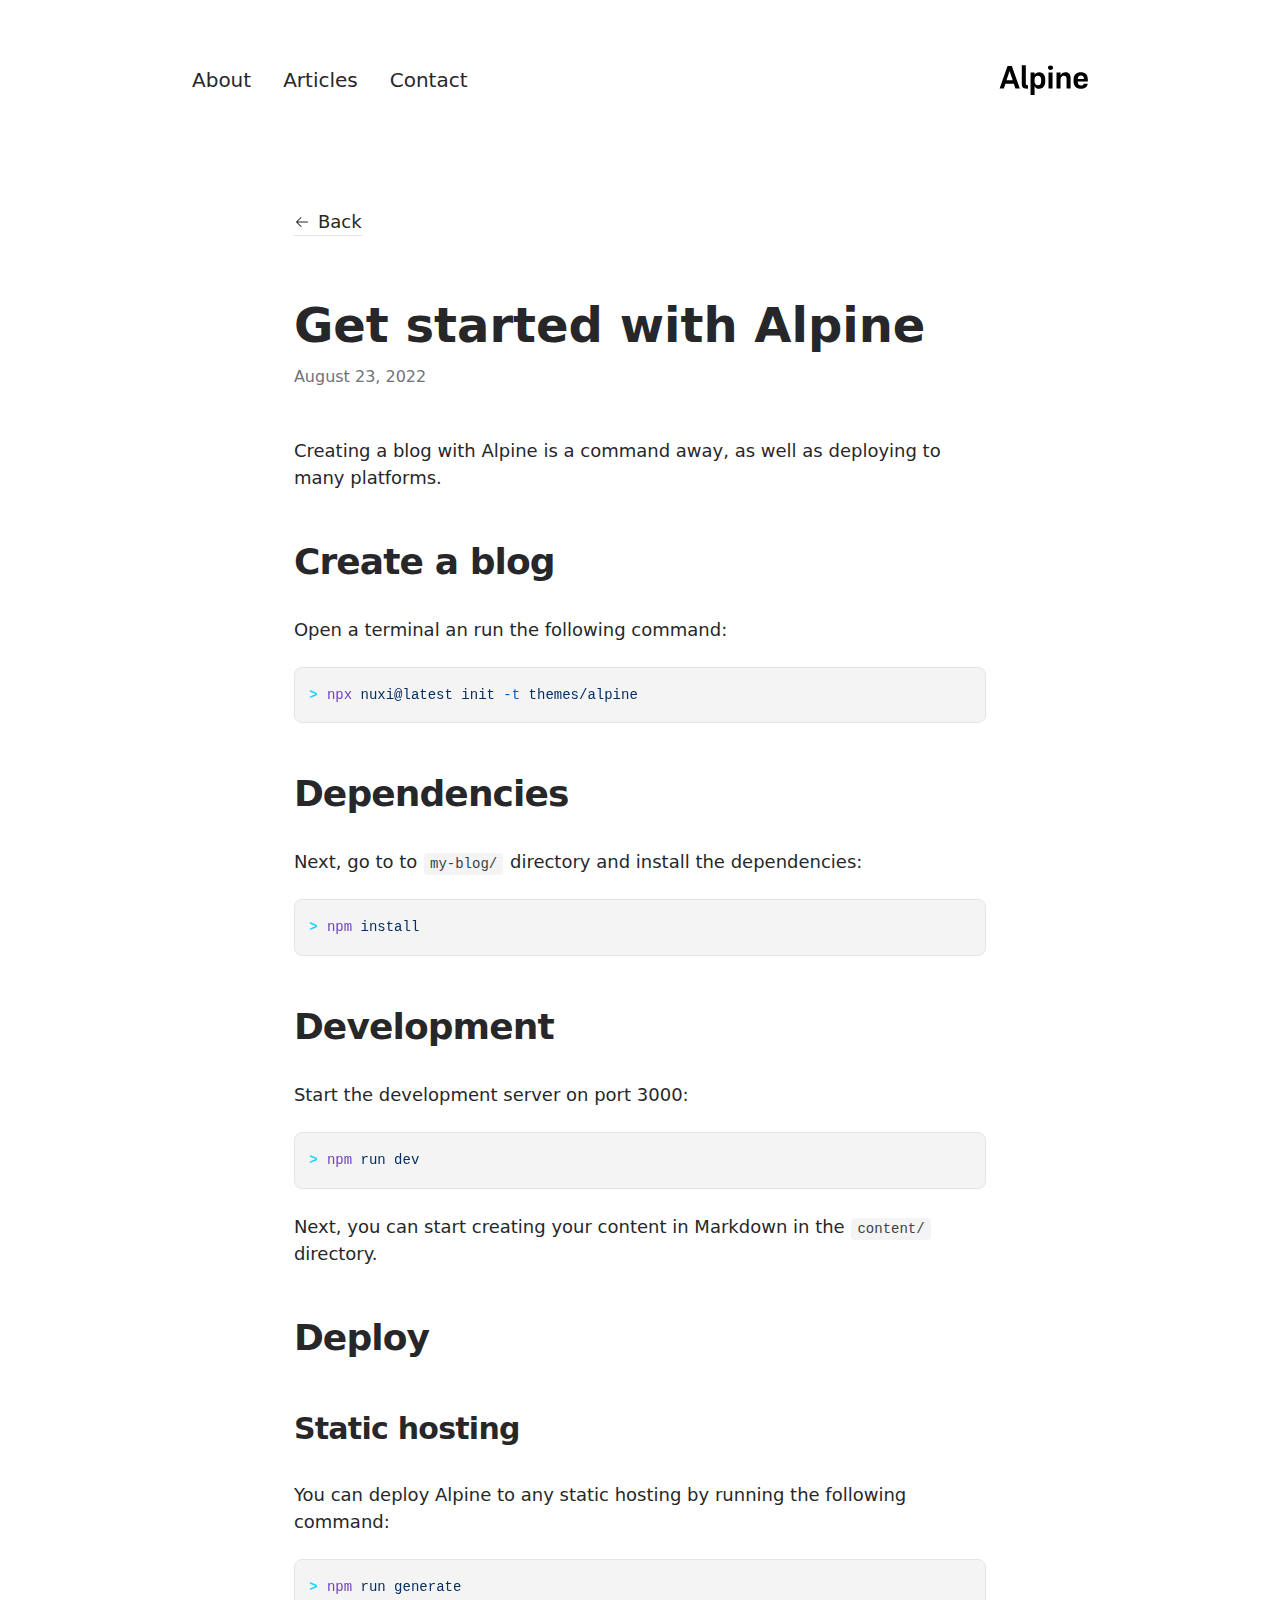
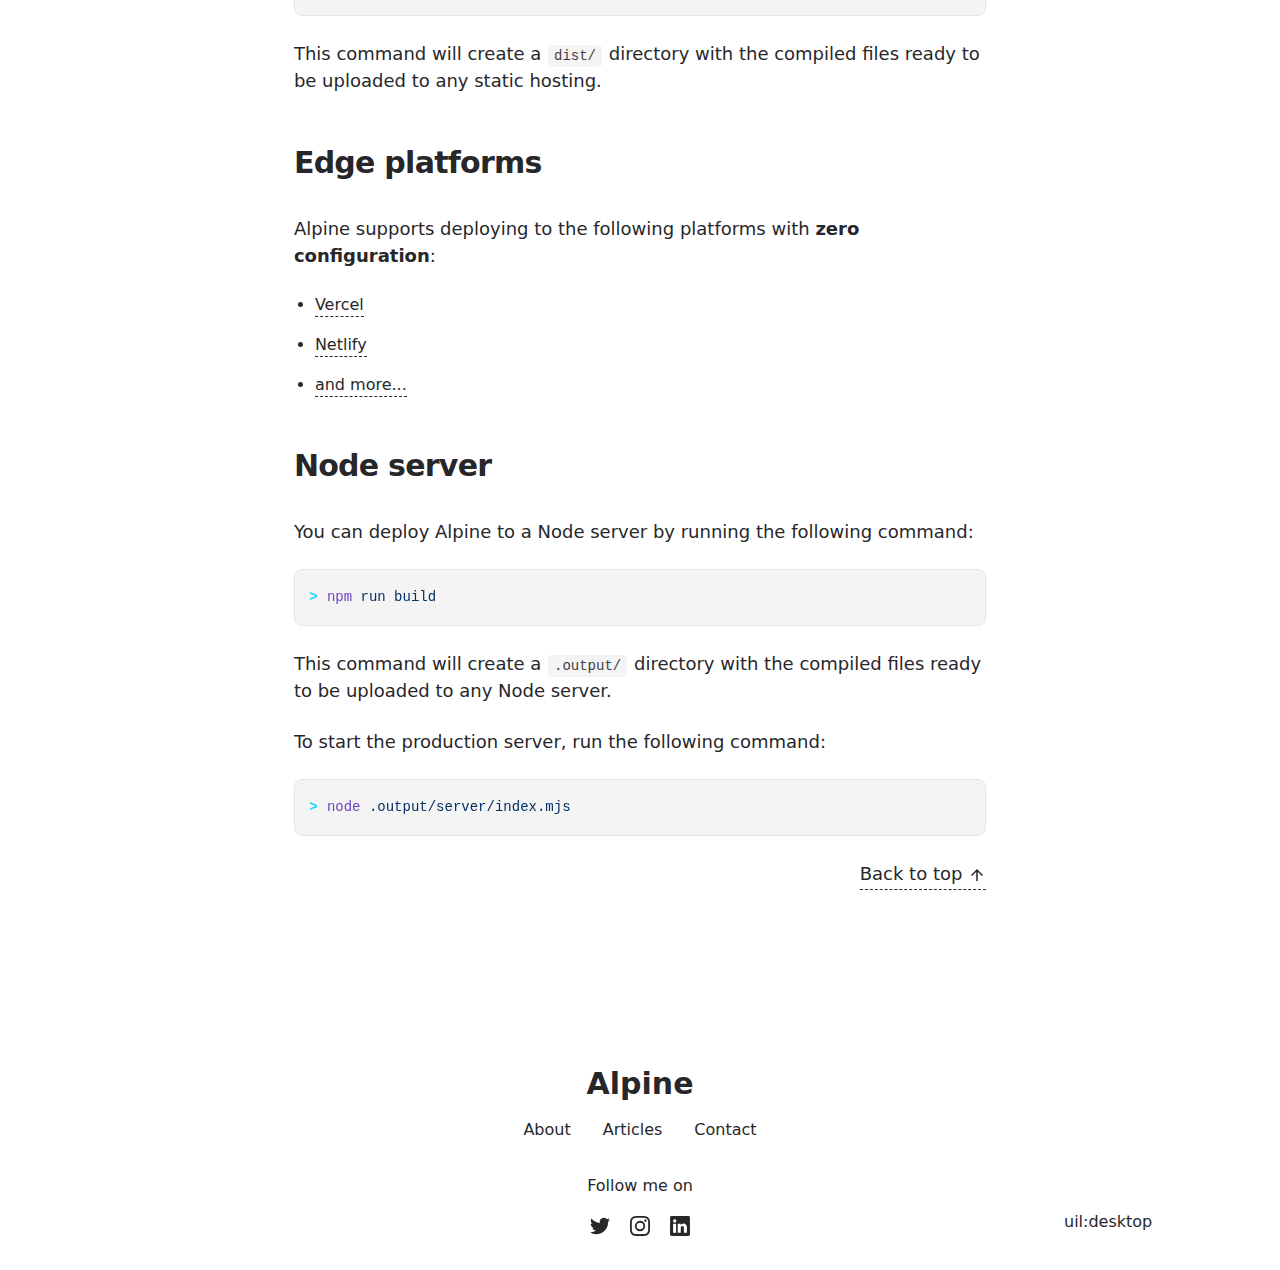
<file: articles/get-started/index.html>
<!DOCTYPE html><html lang="en"><head><meta charset="utf-8">
<meta name="viewport" content="width=device-width, initial-scale=1">
<title>Get started with Alpine</title>
<meta name="twitter:card" content="summary_large_image">
<meta property="og:image:width" content="400">
<meta property="og:image:height" content="300">
<meta property="og:image:alt" content="An image showcasing my project.">
<meta property="og:title" content="Get started with Alpine">
<meta name="description" content="Creating a blog with Alpine is a command away, as well as deploying to many platforms.">
<meta property="og:description" content="Creating a blog with Alpine is a command away, as well as deploying to many platforms.">
<meta property="og:image" content="/articles/get-started.webp">
<link rel="preload" as="fetch" crossorigin="anonymous" href="/articles/get-started/_payload.json">
<link rel="stylesheet" href="/_nuxt/entry.PfdBwvuE.css">
<link rel="stylesheet" href="/_nuxt/DocumentDrivenNotFound.a4axj5M5.css">
<link rel="stylesheet" href="/_nuxt/article.3v0cPUxw.css">
<link rel="stylesheet" href="/_nuxt/ProseA.vTZszLgp.css">
<link rel="stylesheet" href="/_nuxt/ProseH1._Uaiq_Ey.css">
<link rel="stylesheet" href="/_nuxt/ProseP.rrolTPoC.css">
<link rel="stylesheet" href="/_nuxt/ProseH2.AK_mLf6q.css">
<link rel="stylesheet" href="/_nuxt/ProsePre.nIRUQbb-.css">
<link rel="stylesheet" href="/_nuxt/ProseCode.DERaqrOf.css">
<link rel="stylesheet" href="/_nuxt/ProseCodeInline.VSZ-oOTY.css">
<link rel="stylesheet" href="/_nuxt/ProseH3.oTCvvtX_.css">
<link rel="stylesheet" href="/_nuxt/ProseStrong.FO_cC4mJ.css">
<link rel="stylesheet" href="/_nuxt/ProseUl.FLLPfPTf.css">
<link rel="stylesheet" href="/_nuxt/ProseLi.mY8gM2rj.css">
<link rel="modulepreload" as="script" crossorigin href="/_nuxt/entry.4CEYzNrl.js">
<link rel="modulepreload" as="script" crossorigin href="/_nuxt/NuxtImg.yT1BXRqA.js">
<link rel="modulepreload" as="script" crossorigin href="/_nuxt/document-driven.0FhtpO0-.js">
<link rel="modulepreload" as="script" crossorigin href="/_nuxt/DocumentDrivenEmpty.u90vhTDM.js">
<link rel="modulepreload" as="script" crossorigin href="/_nuxt/ContentRenderer.quyjyhm8.js">
<link rel="modulepreload" as="script" crossorigin href="/_nuxt/ContentRendererMarkdown.vue.cdYS3KGs.js">
<link rel="modulepreload" as="script" crossorigin href="/_nuxt/preview.h8CehpnJ.js">
<link rel="modulepreload" as="script" crossorigin href="/_nuxt/DocumentDrivenNotFound.ohobzMb3.js">
<link rel="modulepreload" as="script" crossorigin href="/_nuxt/article.RS3uqzmz.js">
<link rel="modulepreload" as="script" crossorigin href="/_nuxt/ProseA.UMXOojJ-.js">
<link rel="modulepreload" as="script" crossorigin href="/_nuxt/date.3uOv5BcS.js">
<link rel="modulepreload" as="script" crossorigin href="/_nuxt/ContentRendererMarkdown.cq3TbUEP.js">
<link rel="modulepreload" as="script" crossorigin href="/_nuxt/ProseH1.shjEQ5S4.js">
<link rel="modulepreload" as="script" crossorigin href="/_nuxt/ProseP.jXdMEkTb.js">
<link rel="modulepreload" as="script" crossorigin href="/_nuxt/ProseH2.EzK6LG_6.js">
<link rel="modulepreload" as="script" crossorigin href="/_nuxt/ProsePre.BP_H9j4T.js">
<link rel="modulepreload" as="script" crossorigin href="/_nuxt/ProseCode.-o3pZ_WM.js">
<link rel="modulepreload" as="script" crossorigin href="/_nuxt/ProseCodeInline.FmW0Hiii.js">
<link rel="modulepreload" as="script" crossorigin href="/_nuxt/ProseH3.mq7nRBEd.js">
<link rel="modulepreload" as="script" crossorigin href="/_nuxt/ProseStrong.6tH2xVOp.js">
<link rel="modulepreload" as="script" crossorigin href="/_nuxt/ProseUl.CsT2dle0.js">
<link rel="modulepreload" as="script" crossorigin href="/_nuxt/ProseLi.NIUpo6oR.js">
<link rel="prefetch" as="script" crossorigin href="/_nuxt/default.zphoeLV9.js">
<link rel="prefetch" as="script" crossorigin href="/_nuxt/page.oD5bKfIr.js">
<link rel="prefetch" as="script" crossorigin href="/_nuxt/client-db.0obvhj9w.js">
<link rel="prefetch" as="script" crossorigin href="/_nuxt/slugify.YXDfRyGl.js">
<link rel="prefetch" as="style" href="/_nuxt/useStudio.3MfaGMCn.css">
<link rel="prefetch" as="script" crossorigin href="/_nuxt/useStudio.QmSKzqsR.js">
<link rel="prefetch" as="script" crossorigin href="/_nuxt/query.4mAxjKfx.js">
<link rel="prefetch" as="style" href="/_nuxt/error-404._LjjY-y0.css">
<link rel="prefetch" as="script" crossorigin href="/_nuxt/error-404.vJo03SPE.js">
<link rel="prefetch" as="style" href="/_nuxt/error-500.Ke0_YfD7.css">
<link rel="prefetch" as="script" crossorigin href="/_nuxt/error-500.SFF6iUlz.js">
<script type="module" src="/_nuxt/entry.4CEYzNrl.js" crossorigin></script><style id="pinceau-runtime-hydratable">@media{.phy[--]{--puid:NTJmW_-v;}.pv-4ABcXI{max-width:var(--elements-container-maxWidth);padding-left:var(--elements-container-padding-mobile);padding-right:var(--elements-container-padding-mobile);}@media (min-width: 475px){.pv-4ABcXI{padding-left:var(--elements-container-padding-xs);padding-right:var(--elements-container-padding-xs);}}@media (min-width: 640px){.pv-4ABcXI{padding-left:var(--elements-container-padding-sm);padding-right:var(--elements-container-padding-sm);}}@media (min-width: 768px){.pv-4ABcXI{padding-left:var(--elements-container-padding-md);padding-right:var(--elements-container-padding-md);}}} </style><style id="pinceau-theme">@media { :root {--pinceau-mq: initial; --alpine-readableLine: 68ch;--alpine-backdrop-backgroundColor: #f4f4f5b3;--prose-code-inline-padding: 0.2rem 0.375rem 0.2rem 0.375rem;--prose-code-block-backdropFilter: contrast(1);--prose-code-block-border-style: solid;--prose-code-block-border-width: 1px;--prose-tbody-tr-borderBottom-style: dashed;--prose-tbody-tr-borderBottom-width: 1px;--prose-th-textAlign: inherit;--prose-thead-borderBottom-style: solid;--prose-thead-borderBottom-width: 1px;--prose-thead-border-style: solid;--prose-thead-border-width: 0px;--prose-table-textAlign: start;--prose-hr-width: 1px;--prose-hr-style: solid;--prose-li-listStylePosition: outside;--prose-ol-li-markerColor: currentColor;--prose-ol-paddingInlineStart: 21px;--prose-ol-listStyleType: decimal;--prose-ul-li-markerColor: currentColor;--prose-ul-paddingInlineStart: 21px;--prose-ul-listStyleType: disc;--prose-blockquote-border-style: solid;--prose-blockquote-border-width: 4px;--prose-blockquote-quotes: '201C' '201D' '2018' '2019';--prose-blockquote-paddingInlineStart: 24px;--prose-a-code-color-hover: currentColor;--prose-a-code-color-static: currentColor;--prose-a-hasCode-borderBottom: none;--prose-a-border-distance: 2px;--prose-a-border-color-hover: currentColor;--prose-a-border-color-static: currentColor;--prose-a-border-style-hover: solid;--prose-a-border-style-static: dashed;--prose-a-border-width: 1px;--prose-a-color-static: inherit;--prose-a-textDecoration: none;--prose-h6-margin: 3rem 0 2rem;--prose-h5-margin: 3rem 0 2rem;--prose-h4-margin: 3rem 0 2rem;--prose-h3-margin: 3rem 0 2rem;--prose-h2-margin: 3rem 0 2rem;--prose-h1-margin: 0 0 2rem;--prose-p-fontSize: 18px;--typography-lead-loose: 2;--typography-lead-relaxed: 1.625;--typography-lead-normal: 1.5;--typography-lead-snug: 1.375;--typography-lead-tight: 1.25;--typography-lead-none: 1;--typography-lead-10: 2.5rem;--typography-lead-9: 2.25rem;--typography-lead-8: 2rem;--typography-lead-7: 1.75rem;--typography-lead-6: 1.5rem;--typography-lead-5: 1.25rem;--typography-lead-4: 1rem;--typography-lead-3: .75rem;--typography-lead-2: .5rem;--typography-lead-1: .025rem;--typography-fontWeight-black: 900;--typography-fontWeight-extrabold: 800;--typography-fontWeight-bold: 700;--typography-fontWeight-semibold: 600;--typography-fontWeight-medium: 500;--typography-fontWeight-normal: 400;--typography-fontWeight-light: 300;--typography-fontWeight-extralight: 200;--typography-fontWeight-thin: 100;--typography-fontSize-9xl: 128px;--typography-fontSize-8xl: 96px;--typography-fontSize-7xl: 72px;--typography-fontSize-6xl: 60px;--typography-fontSize-5xl: 48px;--typography-fontSize-4xl: 36px;--typography-fontSize-3xl: 30px;--typography-fontSize-2xl: 24px;--typography-fontSize-xl: 20px;--typography-fontSize-lg: 18px;--typography-fontSize-base: 16px;--typography-fontSize-sm: 14px;--typography-fontSize-xs: 12px;--typography-letterSpacing-wide: 0.025em;--typography-letterSpacing-tight: -0.025em;--typography-verticalMargin-base: 24px;--typography-verticalMargin-sm: 16px;--elements-border-secondary-hover: [object Object];--elements-backdrop-background: #fffc;--elements-backdrop-filter: saturate(200%) blur(20px);--elements-container-maxWidth: 64rem;--lead-loose: 2;--lead-relaxed: 1.625;--lead-normal: 1.5;--lead-snug: 1.375;--lead-tight: 1.25;--lead-none: 1;--lead-10: 2.5rem;--lead-9: 2.25rem;--lead-8: 2rem;--lead-7: 1.75rem;--lead-6: 1.5rem;--lead-5: 1.25rem;--lead-4: 1rem;--lead-3: .75rem;--lead-2: .5rem;--lead-1: .025rem;--letterSpacing-widest: 0.1em;--letterSpacing-wider: 0.05em;--letterSpacing-wide: 0.025em;--letterSpacing-normal: 0em;--letterSpacing-tight: -0.025em;--letterSpacing-tighter: -0.05em;--fontSize-9xl: 8rem;--fontSize-8xl: 6rem;--fontSize-7xl: 4.5rem;--fontSize-6xl: 3.75rem;--fontSize-5xl: 3rem;--fontSize-4xl: 2.25rem;--fontSize-3xl: 1.875rem;--fontSize-2xl: 1.5rem;--fontSize-xl: 1.25rem;--fontSize-lg: 1.125rem;--fontSize-base: 1rem;--fontSize-sm: 0.875rem;--fontSize-xs: 0.75rem;--fontWeight-black: 900;--fontWeight-extrabold: 800;--fontWeight-bold: 700;--fontWeight-semibold: 600;--fontWeight-medium: 500;--fontWeight-normal: 400;--fontWeight-light: 300;--fontWeight-extralight: 200;--fontWeight-thin: 100;--font-mono: ui-monospace, SFMono-Regular, Menlo, Monaco, Consolas, Liberation Mono, Courier New, monospace;--font-serif: ui-serif, Georgia, Cambria, Times New Roman, Times, serif;--font-sans: ui-sans-serif, system-ui, -apple-system, BlinkMacSystemFont, Segoe UI, Roboto, Helvetica Neue, Arial, Noto Sans, sans-serif, Apple Color Emoji, Segoe UI Emoji, Segoe UI Symbol, Noto Color Emoji;--opacity-total: 1;--opacity-high: 0.8;--opacity-medium: 0.5;--opacity-soft: 0.3;--opacity-light: 0.15;--opacity-bright: 0.1;--opacity-noOpacity: 0;--borderWidth-lg: 3px;--borderWidth-md: 2px;--borderWidth-sm: 1px;--borderWidth-noBorder: 0;--space-rem-875: 0.875rem;--space-rem-625: 0.625rem;--space-rem-375: 0.375rem;--space-rem-125: 0.125rem;--space-px: 1px;--space-128: 32rem;--space-96: 24rem;--space-80: 20rem;--space-72: 18rem;--space-64: 16rem;--space-60: 15rem;--space-56: 14rem;--space-52: 13rem;--space-48: 12rem;--space-44: 11rem;--space-40: 10rem;--space-36: 9rem;--space-32: 8rem;--space-28: 7rem;--space-24: 6rem;--space-20: 5rem;--space-16: 4rem;--space-14: 3.5rem;--space-12: 3rem;--space-11: 2.75rem;--space-10: 2.5rem;--space-9: 2.25rem;--space-8: 2rem;--space-7: 1.75rem;--space-6: 1.5rem;--space-5: 1.25rem;--space-4: 1rem;--space-3: 0.75rem;--space-2: 0.5rem;--space-1: 0.25rem;--space-0: 0px;--size-full: 100%;--size-7xl: 80rem;--size-6xl: 72rem;--size-5xl: 64rem;--size-4xl: 56rem;--size-3xl: 48rem;--size-2xl: 42rem;--size-xl: 36rem;--size-lg: 32rem;--size-md: 28rem;--size-sm: 24rem;--size-xs: 20rem;--size-200: 200px;--size-104: 104px;--size-80: 80px;--size-64: 64px;--size-56: 56px;--size-48: 48px;--size-40: 40px;--size-32: 32px;--size-24: 24px;--size-20: 20px;--size-16: 16px;--size-12: 12px;--size-8: 8px;--size-6: 6px;--size-4: 4px;--size-2: 2px;--size-0: 0px;--radii-full: 9999px;--radii-3xl: 1.75rem;--radii-2xl: 1.5rem;--radii-xl: 1rem;--radii-lg: 0.75rem;--radii-md: 0.5rem;--radii-sm: 0.375rem;--radii-xs: 0.25rem;--radii-2xs: 0.125rem;--radii-none: 0px;--shadow-none: 0px 0px 0px 0px transparent;--shadow-lg: 0px 10px 15px -3px #000000, 0px 4px 6px -4px #000000;--shadow-md: 0px 4px 6px -1px #000000, 0px 2px 4px -2px #000000;--shadow-sm: 0px 1px 3px 0px #000000, 0px 1px 2px -1px #000000;--shadow-xs: 0px 1px 2px 0px #000000;--height-screen: 100vh;--width-screen: 100vw;--color-primary-900: #002e38;--color-primary-800: #005c70;--color-primary-700: #008aa9;--color-primary-600: #00b9e1;--color-primary-500: #1ad6ff;--color-primary-400: #40ddff;--color-primary-300: #66e4ff;--color-primary-200: #8deaff;--color-primary-100: #b3f1ff;--color-primary-50: #d9f8ff;--color-ruby-900: #380011;--color-ruby-800: #700021;--color-ruby-700: #a90032;--color-ruby-600: #e10043;--color-ruby-500: #ff1a5e;--color-ruby-400: #ff4079;--color-ruby-300: #ff6694;--color-ruby-200: #ff8dae;--color-ruby-100: #ffb3c9;--color-ruby-50: #ffd9e4;--color-pink-900: #380025;--color-pink-800: #70004b;--color-pink-700: #a90070;--color-pink-600: #e10095;--color-pink-500: #ff1ab2;--color-pink-400: #ff40bf;--color-pink-300: #ff66cc;--color-pink-200: #ff8dd8;--color-pink-100: #ffb3e5;--color-pink-50: #ffd9f2;--color-purple-900: #190038;--color-purple-800: #330070;--color-purple-700: #4c00a9;--color-purple-600: #6500e1;--color-purple-500: #811aff;--color-purple-400: #9640ff;--color-purple-300: #ab66ff;--color-purple-200: #c08dff;--color-purple-100: #d5b3ff;--color-purple-50: #ead9ff;--color-royalblue-900: #0b0531;--color-royalblue-800: #160a62;--color-royalblue-700: #211093;--color-royalblue-600: #2c15c4;--color-royalblue-500: #4127e8;--color-royalblue-400: #614bec;--color-royalblue-300: #806ff0;--color-royalblue-200: #a093f3;--color-royalblue-100: #c0b7f7;--color-royalblue-50: #dfdbfb;--color-indigoblue-900: #001238;--color-indigoblue-800: #002370;--color-indigoblue-700: #0035a9;--color-indigoblue-600: #0047e1;--color-indigoblue-500: #1a62ff;--color-indigoblue-400: #407cff;--color-indigoblue-300: #6696ff;--color-indigoblue-200: #8db0ff;--color-indigoblue-100: #b3cbff;--color-indigoblue-50: #d9e5ff;--color-blue-900: #002438;--color-blue-800: #004870;--color-blue-700: #006ca9;--color-blue-600: #0090e1;--color-blue-500: #1aadff;--color-blue-400: #40bbff;--color-blue-300: #66c8ff;--color-blue-200: #8dd6ff;--color-blue-100: #b3e4ff;--color-blue-50: #d9f1ff;--color-lightblue-900: #002e38;--color-lightblue-800: #005c70;--color-lightblue-700: #008aa9;--color-lightblue-600: #00b9e1;--color-lightblue-500: #1ad6ff;--color-lightblue-400: #40ddff;--color-lightblue-300: #66e4ff;--color-lightblue-200: #8deaff;--color-lightblue-100: #b3f1ff;--color-lightblue-50: #d9f8ff;--color-teal-900: #062a28;--color-teal-800: #0b544f;--color-teal-700: #117d77;--color-teal-600: #16a79e;--color-teal-500: #1cd1c6;--color-teal-400: #36e4da;--color-teal-300: #5fe9e1;--color-teal-200: #87efe9;--color-teal-100: #aff4f0;--color-teal-50: #d7faf8;--color-pear-900: #2a2b09;--color-pear-800: #545512;--color-pear-700: #7e801b;--color-pear-600: #a8aa24;--color-pear-500: #d0d32f;--color-pear-400: #d8da52;--color-pear-300: #e0e274;--color-pear-200: #e8e997;--color-pear-100: #eff0ba;--color-pear-50: #f7f8dc;--color-red-900: #380300;--color-red-800: #700700;--color-red-700: #a90a00;--color-red-600: #e10e00;--color-red-500: #ff281a;--color-red-400: #ff4c40;--color-red-300: #ff7066;--color-red-200: #ff948d;--color-red-100: #ffb7b3;--color-red-50: #ffdbd9;--color-orange-900: #381800;--color-orange-800: #702f00;--color-orange-700: #a94700;--color-orange-600: #e15e00;--color-orange-500: #ff7a1a;--color-orange-400: #ff9040;--color-orange-300: #ffa666;--color-orange-200: #ffbd8d;--color-orange-100: #ffd3b3;--color-orange-50: #ffe9d9;--color-yellow-900: #362b03;--color-yellow-800: #6d5605;--color-yellow-700: #a38108;--color-yellow-600: #daac0a;--color-yellow-500: #f5c828;--color-yellow-400: #f7d14c;--color-yellow-300: #f8da70;--color-yellow-200: #fae393;--color-yellow-100: #fcedb7;--color-yellow-50: #fdf6db;--color-green-900: #003f25;--color-green-800: #005e38;--color-green-700: #007e4a;--color-green-600: #009d5d;--color-green-500: #00bd6f;--color-green-400: #00dc82;--color-green-300: #30ffaa;--color-green-200: #83ffcc;--color-green-100: #acffdd;--color-green-50: #d6ffee;--color-gray-900: #18181B;--color-gray-800: #27272A;--color-gray-700: #3f3f46;--color-gray-600: #52525B;--color-gray-500: #71717A;--color-gray-400: #a1a1aa;--color-gray-300: #D4d4d8;--color-gray-200: #e4e4e7;--color-gray-100: #f4f4f5;--color-gray-50: #fafafa;--color-black: #0c0c0d;--color-white: #FFFFFF;--media-portrait: only screen and (orientation: portrait);--media-landscape: only screen and (orientation: landscape);--media-rm: (prefers-reduced-motion: reduce);--media-2xl: (min-width: 1536px);--media-xl: (min-width: 1280px);--media-lg: (min-width: 1024px);--media-md: (min-width: 768px);--media-sm: (min-width: 640px);--media-xs: (min-width: 475px);--alpine-body-color: var(--color-gray-800);--alpine-body-backgroundColor: var(--color-white);--prose-code-inline-fontWeight: var(--typography-fontWeight-normal);--prose-code-inline-fontSize: var(--typography-fontSize-sm);--prose-code-inline-borderRadius: var(--radii-xs);--prose-code-block-pre-padding: var(--typography-verticalMargin-sm);--prose-code-block-margin: var(--typography-verticalMargin-base) 0;--prose-code-block-fontSize: var(--typography-fontSize-sm);--prose-tbody-code-inline-fontSize: var(--typography-fontSize-sm);--prose-tbody-td-padding: var(--typography-verticalMargin-sm);--prose-th-fontWeight: var(--typography-fontWeight-semibold);--prose-th-padding: 0 var(--typography-verticalMargin-sm) var(--typography-verticalMargin-sm) var(--typography-verticalMargin-sm);--prose-table-lineHeight: var(--typography-lead-6);--prose-table-fontSize: var(--typography-fontSize-sm);--prose-table-margin: var(--typography-verticalMargin-base) 0;--prose-hr-margin: var(--typography-verticalMargin-base) 0;--prose-li-margin: var(--typography-verticalMargin-sm) 0;--prose-ol-margin: var(--typography-verticalMargin-base) 0;--prose-ul-margin: var(--typography-verticalMargin-base) 0;--prose-blockquote-margin: var(--typography-verticalMargin-base) 0;--prose-a-code-border-style: var(--prose-a-border-style-static);--prose-a-code-border-width: var(--prose-a-border-width);--prose-a-fontWeight: var(--typography-fontWeight-medium);--prose-img-margin: var(--typography-verticalMargin-base) 0;--prose-strong-fontWeight: var(--typography-fontWeight-semibold);--prose-h6-iconSize: var(--typography-fontSize-base);--prose-h6-fontWeight: var(--typography-fontWeight-semibold);--prose-h6-lineHeight: var(--typography-lead-normal);--prose-h6-fontSize: var(--typography-fontSize-lg);--prose-h5-iconSize: var(--typography-fontSize-lg);--prose-h5-fontWeight: var(--typography-fontWeight-semibold);--prose-h5-lineHeight: var(--typography-lead-snug);--prose-h5-fontSize: var(--typography-fontSize-xl);--prose-h4-iconSize: var(--typography-fontSize-lg);--prose-h4-letterSpacing: var(--typography-letterSpacing-tight);--prose-h4-fontWeight: var(--typography-fontWeight-semibold);--prose-h4-lineHeight: var(--typography-lead-snug);--prose-h4-fontSize: var(--typography-fontSize-2xl);--prose-h3-iconSize: var(--typography-fontSize-xl);--prose-h3-letterSpacing: var(--typography-letterSpacing-tight);--prose-h3-fontWeight: var(--typography-fontWeight-semibold);--prose-h3-lineHeight: var(--typography-lead-snug);--prose-h3-fontSize: var(--typography-fontSize-3xl);--prose-h2-iconSize: var(--typography-fontSize-2xl);--prose-h2-letterSpacing: var(--typography-letterSpacing-tight);--prose-h2-fontWeight: var(--typography-fontWeight-semibold);--prose-h2-lineHeight: var(--typography-lead-tight);--prose-h2-fontSize: var(--typography-fontSize-4xl);--prose-h1-iconSize: var(--typography-fontSize-3xl);--prose-h1-letterSpacing: var(--typography-letterSpacing-tight);--prose-h1-fontWeight: var(--typography-fontWeight-bold);--prose-h1-lineHeight: var(--typography-lead-tight);--prose-h1-fontSize: var(--typography-fontSize-5xl);--prose-p-br-margin: var(--typography-verticalMargin-base) 0 0 0;--prose-p-margin: var(--typography-verticalMargin-base) 0;--prose-p-lineHeight: var(--typography-lead-normal);--typography-color-primary-900: var(--color-primary-900);--typography-color-primary-800: var(--color-primary-800);--typography-color-primary-700: var(--color-primary-700);--typography-color-primary-600: var(--color-primary-600);--typography-color-primary-500: var(--color-primary-500);--typography-color-primary-400: var(--color-primary-400);--typography-color-primary-300: var(--color-primary-300);--typography-color-primary-200: var(--color-primary-200);--typography-color-primary-100: var(--color-primary-100);--typography-color-primary-50: var(--color-primary-50);--typography-font-code: var(--font-mono);--typography-font-body: var(--font-sans);--typography-font-display: var(--font-sans);--typography-body-backgroundColor: var(--color-white);--typography-body-color: var(--color-black);--elements-state-danger-borderColor-secondary: var(--color-red-200);--elements-state-danger-borderColor-primary: var(--color-red-100);--elements-state-danger-backgroundColor-secondary: var(--color-red-100);--elements-state-danger-backgroundColor-primary: var(--color-red-50);--elements-state-danger-color-secondary: var(--color-red-600);--elements-state-danger-color-primary: var(--color-red-500);--elements-state-warning-borderColor-secondary: var(--color-yellow-200);--elements-state-warning-borderColor-primary: var(--color-yellow-100);--elements-state-warning-backgroundColor-secondary: var(--color-yellow-100);--elements-state-warning-backgroundColor-primary: var(--color-yellow-50);--elements-state-warning-color-secondary: var(--color-yellow-700);--elements-state-warning-color-primary: var(--color-yellow-600);--elements-state-success-borderColor-secondary: var(--color-green-200);--elements-state-success-borderColor-primary: var(--color-green-100);--elements-state-success-backgroundColor-secondary: var(--color-green-100);--elements-state-success-backgroundColor-primary: var(--color-green-50);--elements-state-success-color-secondary: var(--color-green-600);--elements-state-success-color-primary: var(--color-green-500);--elements-state-info-borderColor-secondary: var(--color-blue-200);--elements-state-info-borderColor-primary: var(--color-blue-100);--elements-state-info-backgroundColor-secondary: var(--color-blue-100);--elements-state-info-backgroundColor-primary: var(--color-blue-50);--elements-state-info-color-secondary: var(--color-blue-600);--elements-state-info-color-primary: var(--color-blue-500);--elements-state-primary-borderColor-secondary: var(--color-primary-200);--elements-state-primary-borderColor-primary: var(--color-primary-100);--elements-state-primary-backgroundColor-secondary: var(--color-primary-100);--elements-state-primary-backgroundColor-primary: var(--color-primary-50);--elements-state-primary-color-secondary: var(--color-primary-700);--elements-state-primary-color-primary: var(--color-primary-600);--elements-surface-secondary-backgroundColor: var(--color-gray-200);--elements-surface-primary-backgroundColor: var(--color-gray-100);--elements-surface-background-base: var(--color-gray-100);--elements-border-secondary-static: var(--color-gray-200);--elements-border-primary-hover: var(--color-gray-200);--elements-border-primary-static: var(--color-gray-100);--elements-container-padding-md: var(--space-16);--elements-container-padding-sm: var(--space-12);--elements-container-padding-xs: var(--space-8);--elements-container-padding-mobile: var(--space-6);--elements-text-secondary-color-hover: var(--color-gray-700);--elements-text-secondary-color-static: var(--color-gray-500);--elements-text-primary-color-static: var(--color-gray-900);--text-6xl-lineHeight: var(--lead-none);--text-6xl-fontSize: var(--fontSize-6xl);--text-5xl-lineHeight: var(--lead-none);--text-5xl-fontSize: var(--fontSize-5xl);--text-4xl-lineHeight: var(--lead-10);--text-4xl-fontSize: var(--fontSize-4xl);--text-3xl-lineHeight: var(--lead-9);--text-3xl-fontSize: var(--fontSize-3xl);--text-2xl-lineHeight: var(--lead-8);--text-2xl-fontSize: var(--fontSize-2xl);--text-xl-lineHeight: var(--lead-7);--text-xl-fontSize: var(--fontSize-xl);--text-lg-lineHeight: var(--lead-7);--text-lg-fontSize: var(--fontSize-lg);--text-base-lineHeight: var(--lead-6);--text-base-fontSize: var(--fontSize-base);--text-sm-lineHeight: var(--lead-5);--text-sm-fontSize: var(--fontSize-sm);--text-xs-lineHeight: var(--lead-4);--text-xs-fontSize: var(--fontSize-xs);--shadow-2xl: 0px 25px 50px -12px var(--color-gray-900);--shadow-xl: 0px 20px 25px -5px var(--color-gray-400), 0px 8px 10px -6px #000000;--color-secondary-900: var(--color-gray-900);--color-secondary-800: var(--color-gray-800);--color-secondary-700: var(--color-gray-700);--color-secondary-600: var(--color-gray-600);--color-secondary-500: var(--color-gray-500);--color-secondary-400: var(--color-gray-400);--color-secondary-300: var(--color-gray-300);--color-secondary-200: var(--color-gray-200);--color-secondary-100: var(--color-gray-100);--color-secondary-50: var(--color-gray-50);--prose-a-code-background-hover: var(--typography-color-primary-50);--prose-a-code-border-color-hover: var(--typography-color-primary-500);--prose-a-color-hover: var(--typography-color-primary-500);--typography-color-secondary-900: var(--color-secondary-900);--typography-color-secondary-800: var(--color-secondary-800);--typography-color-secondary-700: var(--color-secondary-700);--typography-color-secondary-600: var(--color-secondary-600);--typography-color-secondary-500: var(--color-secondary-500);--typography-color-secondary-400: var(--color-secondary-400);--typography-color-secondary-300: var(--color-secondary-300);--typography-color-secondary-200: var(--color-secondary-200);--typography-color-secondary-100: var(--color-secondary-100);--typography-color-secondary-50: var(--color-secondary-50);--prose-code-inline-backgroundColor: var(--typography-color-secondary-100);--prose-code-inline-color: var(--typography-color-secondary-700);--prose-code-block-backgroundColor: var(--typography-color-secondary-100);--prose-code-block-color: var(--typography-color-secondary-700);--prose-code-block-border-color: var(--typography-color-secondary-200);--prose-tbody-tr-borderBottom-color: var(--typography-color-secondary-200);--prose-th-color: var(--typography-color-secondary-600);--prose-thead-borderBottom-color: var(--typography-color-secondary-200);--prose-thead-border-color: var(--typography-color-secondary-300);--prose-hr-color: var(--typography-color-secondary-200);--prose-blockquote-border-color: var(--typography-color-secondary-200);--prose-blockquote-color: var(--typography-color-secondary-500);--prose-a-code-border-color-static: var(--typography-color-secondary-400); } }@media { :root.dark {--pinceau-mq: dark; --alpine-backdrop-backgroundColor: #18181bb3;--prose-code-block-backdropFilter: contrast(1);--prose-ol-li-markerColor: currentColor;--prose-ul-li-markerColor: currentColor;--prose-a-code-color-hover: currentColor;--prose-a-code-color-static: currentColor;--prose-a-border-color-hover: currentColor;--prose-a-border-color-static: currentColor;--prose-a-color-static: inherit;--elements-backdrop-background: #0c0d0ccc;--alpine-body-color: var(--color-gray-200);--alpine-body-backgroundColor: var(--color-black);--typography-body-backgroundColor: var(--color-black);--typography-body-color: var(--color-white);--elements-state-danger-borderColor-secondary: var(--color-red-700);--elements-state-danger-borderColor-primary: var(--color-red-800);--elements-state-danger-backgroundColor-secondary: var(--color-red-800);--elements-state-danger-backgroundColor-primary: var(--color-red-900);--elements-state-danger-color-secondary: var(--color-red-200);--elements-state-danger-color-primary: var(--color-red-300);--elements-state-warning-borderColor-secondary: var(--color-yellow-700);--elements-state-warning-borderColor-primary: var(--color-yellow-800);--elements-state-warning-backgroundColor-secondary: var(--color-yellow-800);--elements-state-warning-backgroundColor-primary: var(--color-yellow-900);--elements-state-warning-color-secondary: var(--color-yellow-200);--elements-state-warning-color-primary: var(--color-yellow-400);--elements-state-success-borderColor-secondary: var(--color-green-700);--elements-state-success-borderColor-primary: var(--color-green-800);--elements-state-success-backgroundColor-secondary: var(--color-green-800);--elements-state-success-backgroundColor-primary: var(--color-green-900);--elements-state-success-color-secondary: var(--color-green-200);--elements-state-success-color-primary: var(--color-green-400);--elements-state-info-borderColor-secondary: var(--color-blue-700);--elements-state-info-borderColor-primary: var(--color-blue-800);--elements-state-info-backgroundColor-secondary: var(--color-blue-800);--elements-state-info-backgroundColor-primary: var(--color-blue-900);--elements-state-info-color-secondary: var(--color-blue-200);--elements-state-info-color-primary: var(--color-blue-400);--elements-state-primary-borderColor-secondary: var(--color-primary-700);--elements-state-primary-borderColor-primary: var(--color-primary-800);--elements-state-primary-backgroundColor-secondary: var(--color-primary-800);--elements-state-primary-backgroundColor-primary: var(--color-primary-900);--elements-state-primary-color-secondary: var(--color-primary-200);--elements-state-primary-color-primary: var(--color-primary-400);--elements-surface-secondary-backgroundColor: var(--color-gray-800);--elements-surface-primary-backgroundColor: var(--color-gray-900);--elements-surface-background-base: var(--color-gray-900);--elements-border-secondary-static: var(--color-gray-800);--elements-border-primary-hover: var(--color-gray-800);--elements-border-primary-static: var(--color-gray-900);--elements-text-secondary-color-hover: var(--color-gray-200);--elements-text-secondary-color-static: var(--color-gray-400);--elements-text-primary-color-static: var(--color-gray-50);--prose-a-code-background-hover: var(--typography-color-primary-900);--prose-a-code-border-color-hover: var(--typography-color-primary-600);--prose-a-color-hover: var(--typography-color-primary-400);--prose-code-inline-backgroundColor: var(--typography-color-secondary-800);--prose-code-inline-color: var(--typography-color-secondary-200);--prose-code-block-backgroundColor: var(--typography-color-secondary-900);--prose-code-block-color: var(--typography-color-secondary-200);--prose-code-block-border-color: var(--typography-color-secondary-800);--prose-tbody-tr-borderBottom-color: var(--typography-color-secondary-800);--prose-th-color: var(--typography-color-secondary-400);--prose-thead-borderBottom-color: var(--typography-color-secondary-800);--prose-thead-border-color: var(--typography-color-secondary-600);--prose-hr-color: var(--typography-color-secondary-800);--prose-blockquote-border-color: var(--typography-color-secondary-700);--prose-blockquote-color: var(--typography-color-secondary-400);--prose-a-code-border-color-static: var(--typography-color-secondary-600); } }</style><script>"use strict";(()=>{const a=window,e=document.documentElement,m=["dark","light"],c=window&&window.localStorage&&window.localStorage.getItem&&window.localStorage.getItem("nuxt-color-mode")||"system";let n=c==="system"?d():c;const l=e.getAttribute("data-color-mode-forced");l&&(n=l),i(n),a["__NUXT_COLOR_MODE__"]={preference:c,value:n,getColorScheme:d,addColorScheme:i,removeColorScheme:f};function i(o){const t=""+o+"",s="";e.classList?e.classList.add(t):e.className+=" "+t,s&&e.setAttribute("data-"+s,o)}function f(o){const t=""+o+"",s="";e.classList?e.classList.remove(t):e.className=e.className.replace(new RegExp(t,"g"),""),s&&e.removeAttribute("data-"+s)}function r(o){return a.matchMedia("(prefers-color-scheme"+o+")")}function d(){if(a.matchMedia&&r("").media!=="not all"){for(const o of m)if(r(":"+o).matches)return o}return"light"}})();
</script></head><body><div id="__nuxt"><div class="container pv-4ABcXI pc-NTJmW_ app-layout" data-v-10310f13 data-v-df4e3f1a><!--[--><div class="nuxt-progress" style="width:0%;height:3px;opacity:0;background-size:Infinity% auto;" data-v-10310f13></div><header class="right" data-v-10310f13 data-v-3e3eaefb><div class="menu" data-v-3e3eaefb><button aria-label="Navigation Menu" data-v-3e3eaefb><svg width="24" height="24" viewBox="0 0 68 68" fill="currentColor" xmlns="http://www.w3.org/2000/svg" data-v-3e3eaefb><path d="M8 34C8 32.1362 8 31.2044 8.30448 30.4693C8.71046 29.4892 9.48915 28.7105 10.4693 28.3045C11.2044 28 12.1362 28 14 28C15.8638 28 16.7956 28 17.5307 28.3045C18.5108 28.7105 19.2895 29.4892 19.6955 30.4693C20 31.2044 20 32.1362 20 34C20 35.8638 20 36.7956 19.6955 37.5307C19.2895 38.5108 18.5108 39.2895 17.5307 39.6955C16.7956 40 15.8638 40 14 40C12.1362 40 11.2044 40 10.4693 39.6955C9.48915 39.2895 8.71046 38.5108 8.30448 37.5307C8 36.7956 8 35.8638 8 34Z" data-v-3e3eaefb></path><path d="M28 34C28 32.1362 28 31.2044 28.3045 30.4693C28.7105 29.4892 29.4892 28.7105 30.4693 28.3045C31.2044 28 32.1362 28 34 28C35.8638 28 36.7956 28 37.5307 28.3045C38.5108 28.7105 39.2895 29.4892 39.6955 30.4693C40 31.2044 40 32.1362 40 34C40 35.8638 40 36.7956 39.6955 37.5307C39.2895 38.5108 38.5108 39.2895 37.5307 39.6955C36.7956 40 35.8638 40 34 40C32.1362 40 31.2044 40 30.4693 39.6955C29.4892 39.2895 28.7105 38.5108 28.3045 37.5307C28 36.7956 28 35.8638 28 34Z" data-v-3e3eaefb></path><path d="M48 34C48 32.1362 48 31.2044 48.3045 30.4693C48.7105 29.4892 49.4892 28.7105 50.4693 28.3045C51.2044 28 52.1362 28 54 28C55.8638 28 56.7956 28 57.5307 28.3045C58.5108 28.7105 59.2895 29.4892 59.6955 30.4693C60 31.2044 60 32.1362 60 34C60 35.8638 60 36.7956 59.6955 37.5307C59.2895 38.5108 58.5108 39.2895 57.5307 39.6955C56.7956 40 55.8638 40 54 40C52.1362 40 51.2044 40 50.4693 39.6955C49.4892 39.2895 48.7105 38.5108 48.3045 37.5307C48 36.7956 48 35.8638 48 34Z" data-v-3e3eaefb></path></svg></button></div><div class="overlay" data-v-3e3eaefb><nav data-v-3e3eaefb data-v-e3ac3110><ul data-v-e3ac3110><!--[--><li data-v-e3ac3110><a href="/" class="" data-v-e3ac3110><span class="underline-fx" data-v-e3ac3110></span> About</a></li><li data-v-e3ac3110><a href="/articles" class="" data-v-e3ac3110><span class="underline-fx" data-v-e3ac3110></span> Articles</a></li><li data-v-e3ac3110><a href="/contact" class="" data-v-e3ac3110><span class="underline-fx" data-v-e3ac3110></span> Contact</a></li><!--]--></ul></nav></div><div class="logo" data-v-3e3eaefb><a href="/" class="" data-v-3e3eaefb><img src="/logo-dark.svg" class="dark-img" alt="alpine" width="89" height="31" data-v-3e3eaefb><img src="/logo.svg" class="light-img" alt="alpine" width="89" height="31" data-v-3e3eaefb></a></div><div class="main-nav" data-v-3e3eaefb><nav data-v-3e3eaefb data-v-e3ac3110><ul data-v-e3ac3110><!--[--><li data-v-e3ac3110><a href="/" class="" data-v-e3ac3110><span class="underline-fx" data-v-e3ac3110></span> About</a></li><li data-v-e3ac3110><a href="/articles" class="" data-v-e3ac3110><span class="underline-fx" data-v-e3ac3110></span> Articles</a></li><li data-v-e3ac3110><a href="/contact" class="" data-v-e3ac3110><span class="underline-fx" data-v-e3ac3110></span> Contact</a></li><!--]--></ul></nav></div></header><!--[--><div class="document-driven-page"><article data-v-e1ff12bb><a href="/articles" class="back" data-v-e1ff12bb><svg xmlns="http://www.w3.org/2000/svg" xmlns:xlink="http://www.w3.org/1999/xlink" aria-hidden="true" role="img" class="icon" data-v-e1ff12bb style="" width="1em" height="1em" viewBox="0 0 256 256" data-v-6aa804ec><path fill="currentColor" d="M224 128a8 8 0 0 1-8 8H59.31l58.35 58.34a8 8 0 0 1-11.32 11.32l-72-72a8 8 0 0 1 0-11.32l72-72a8 8 0 0 1 11.32 11.32L59.31 120H216a8 8 0 0 1 8 8"/></svg><span data-v-e1ff12bb> Back </span></a><header data-v-e1ff12bb><h1 class="title" data-v-e1ff12bb>Get started with Alpine</h1><time datetime="2022-08-23T00:00:00.000Z" data-v-e1ff12bb>August 23, 2022</time></header><div class="prose" data-v-e1ff12bb><!--[--><div><h1 id="get-started-with-alpine" data-v-b391db40><a aria-current="page" href="/articles/get-started#get-started-with-alpine" class="router-link-active router-link-exact-active" data-v-b391db40><!--[-->Get started with Alpine<!--]--><!----></a></h1><p data-v-0a579fc8><!--[-->Creating a blog with Alpine is a command away, as well as deploying to many platforms.<!--]--></p><h2 id="create-a-blog" data-v-0800057c><a aria-current="page" href="/articles/get-started#create-a-blog" class="router-link-active router-link-exact-active" data-v-0800057c><!--[-->Create a blog<!--]--><!----></a></h2><p data-v-0a579fc8><!--[-->Open a terminal an run the following command:<!--]--></p><div class="highlight-bash prose-code" meta data-v-fe818215><!----><!--[--><pre class="language-bash shiki shiki-themes github-light github-dark" style=""><!--[--><code><span class="line" line="1"><span style="--shiki-default:#6F42C1;--shiki-dark:#B392F0">npx</span><span style="--shiki-default:#032F62;--shiki-dark:#9ECBFF"> nuxi@latest</span><span style="--shiki-default:#032F62;--shiki-dark:#9ECBFF"> init</span><span style="--shiki-default:#005CC5;--shiki-dark:#79B8FF"> -t</span><span style="--shiki-default:#032F62;--shiki-dark:#9ECBFF"> themes/alpine
</span></span></code><!--]--></pre><!--]--><button class="copy-button" data-v-fe818215 data-v-513b8e7d><span class="sr-only" data-v-513b8e7d>Copy to clipboard</span><span class="icon-wrapper" data-v-513b8e7d><svg xmlns="http://www.w3.org/2000/svg" xmlns:xlink="http://www.w3.org/1999/xlink" aria-hidden="true" role="img" class="icon" data-v-513b8e7d style="" width="18px" height="18px" viewBox="0 0 256 256" data-v-6aa804ec><path fill="currentColor" d="M216 32H88a8 8 0 0 0-8 8v40H40a8 8 0 0 0-8 8v128a8 8 0 0 0 8 8h128a8 8 0 0 0 8-8v-40h40a8 8 0 0 0 8-8V40a8 8 0 0 0-8-8m-56 176H48V96h112Zm48-48h-32V88a8 8 0 0 0-8-8H96V48h112Z"/></svg></span></button></div><h2 id="dependencies" data-v-0800057c><a aria-current="page" href="/articles/get-started#dependencies" class="router-link-active router-link-exact-active" data-v-0800057c><!--[-->Dependencies<!--]--><!----></a></h2><p data-v-0a579fc8><!--[-->Next, go to to <code class="" data-v-71f17563><!--[-->my-blog/<!--]--></code> directory and install the dependencies:<!--]--></p><div class="highlight-bash prose-code" meta data-v-fe818215><!----><!--[--><pre class="language-bash shiki shiki-themes github-light github-dark" style=""><!--[--><code><span class="line" line="1"><span style="--shiki-default:#6F42C1;--shiki-dark:#B392F0">npm</span><span style="--shiki-default:#032F62;--shiki-dark:#9ECBFF"> install
</span></span></code><!--]--></pre><!--]--><button class="copy-button" data-v-fe818215 data-v-513b8e7d><span class="sr-only" data-v-513b8e7d>Copy to clipboard</span><span class="icon-wrapper" data-v-513b8e7d><svg xmlns="http://www.w3.org/2000/svg" xmlns:xlink="http://www.w3.org/1999/xlink" aria-hidden="true" role="img" class="icon" data-v-513b8e7d style="" width="18px" height="18px" viewBox="0 0 256 256" data-v-6aa804ec><path fill="currentColor" d="M216 32H88a8 8 0 0 0-8 8v40H40a8 8 0 0 0-8 8v128a8 8 0 0 0 8 8h128a8 8 0 0 0 8-8v-40h40a8 8 0 0 0 8-8V40a8 8 0 0 0-8-8m-56 176H48V96h112Zm48-48h-32V88a8 8 0 0 0-8-8H96V48h112Z"/></svg></span></button></div><h2 id="development" data-v-0800057c><a aria-current="page" href="/articles/get-started#development" class="router-link-active router-link-exact-active" data-v-0800057c><!--[-->Development<!--]--><!----></a></h2><p data-v-0a579fc8><!--[-->Start the development server on port 3000:<!--]--></p><div class="highlight-bash prose-code" meta data-v-fe818215><!----><!--[--><pre class="language-bash shiki shiki-themes github-light github-dark" style=""><!--[--><code><span class="line" line="1"><span style="--shiki-default:#6F42C1;--shiki-dark:#B392F0">npm</span><span style="--shiki-default:#032F62;--shiki-dark:#9ECBFF"> run</span><span style="--shiki-default:#032F62;--shiki-dark:#9ECBFF"> dev
</span></span></code><!--]--></pre><!--]--><button class="copy-button" data-v-fe818215 data-v-513b8e7d><span class="sr-only" data-v-513b8e7d>Copy to clipboard</span><span class="icon-wrapper" data-v-513b8e7d><svg xmlns="http://www.w3.org/2000/svg" xmlns:xlink="http://www.w3.org/1999/xlink" aria-hidden="true" role="img" class="icon" data-v-513b8e7d style="" width="18px" height="18px" viewBox="0 0 256 256" data-v-6aa804ec><path fill="currentColor" d="M216 32H88a8 8 0 0 0-8 8v40H40a8 8 0 0 0-8 8v128a8 8 0 0 0 8 8h128a8 8 0 0 0 8-8v-40h40a8 8 0 0 0 8-8V40a8 8 0 0 0-8-8m-56 176H48V96h112Zm48-48h-32V88a8 8 0 0 0-8-8H96V48h112Z"/></svg></span></button></div><p data-v-0a579fc8><!--[-->Next, you can start creating your content in Markdown in the <code class="" data-v-71f17563><!--[-->content/<!--]--></code> directory.<!--]--></p><h2 id="deploy" data-v-0800057c><a aria-current="page" href="/articles/get-started#deploy" class="router-link-active router-link-exact-active" data-v-0800057c><!--[-->Deploy<!--]--><!----></a></h2><h3 id="static-hosting" data-v-6cbfa777><a aria-current="page" href="/articles/get-started#static-hosting" class="router-link-active router-link-exact-active" data-v-6cbfa777><!--[-->Static hosting<!--]--><!----></a></h3><p data-v-0a579fc8><!--[-->You can deploy Alpine to any static hosting by running the following command:<!--]--></p><div class="highlight-bash prose-code" meta data-v-fe818215><!----><!--[--><pre class="language-bash shiki shiki-themes github-light github-dark" style=""><!--[--><code><span class="line" line="1"><span style="--shiki-default:#6F42C1;--shiki-dark:#B392F0">npm</span><span style="--shiki-default:#032F62;--shiki-dark:#9ECBFF"> run</span><span style="--shiki-default:#032F62;--shiki-dark:#9ECBFF"> generate
</span></span></code><!--]--></pre><!--]--><button class="copy-button" data-v-fe818215 data-v-513b8e7d><span class="sr-only" data-v-513b8e7d>Copy to clipboard</span><span class="icon-wrapper" data-v-513b8e7d><svg xmlns="http://www.w3.org/2000/svg" xmlns:xlink="http://www.w3.org/1999/xlink" aria-hidden="true" role="img" class="icon" data-v-513b8e7d style="" width="18px" height="18px" viewBox="0 0 256 256" data-v-6aa804ec><path fill="currentColor" d="M216 32H88a8 8 0 0 0-8 8v40H40a8 8 0 0 0-8 8v128a8 8 0 0 0 8 8h128a8 8 0 0 0 8-8v-40h40a8 8 0 0 0 8-8V40a8 8 0 0 0-8-8m-56 176H48V96h112Zm48-48h-32V88a8 8 0 0 0-8-8H96V48h112Z"/></svg></span></button></div><p data-v-0a579fc8><!--[-->This command will create a <code class="" data-v-71f17563><!--[-->dist/<!--]--></code> directory with the compiled files ready to be uploaded to any static hosting.<!--]--></p><h3 id="edge-platforms" data-v-6cbfa777><a aria-current="page" href="/articles/get-started#edge-platforms" class="router-link-active router-link-exact-active" data-v-6cbfa777><!--[-->Edge platforms<!--]--><!----></a></h3><p data-v-0a579fc8><!--[-->Alpine supports deploying to the following platforms with <strong data-v-f004a6d0><!--[-->zero configuration<!--]--></strong>:<!--]--></p><ul data-v-b6be06f5><!--[--><li data-v-f540ac23><!--[--><a href="https://vercel.com" rel="nofollow" data-v-42b58e6d><!--[-->Vercel<!--]--></a><!--]--></li><li data-v-f540ac23><!--[--><a href="https://netlify.com" rel="nofollow" data-v-42b58e6d><!--[-->Netlify<!--]--></a><!--]--></li><li data-v-f540ac23><!--[--><a href="https://v3.nuxtjs.org/guide/deploy/presets#supported-hosting-providers" rel="nofollow" data-v-42b58e6d><!--[-->and more...<!--]--></a><!--]--></li><!--]--></ul><h3 id="node-server" data-v-6cbfa777><a aria-current="page" href="/articles/get-started#node-server" class="router-link-active router-link-exact-active" data-v-6cbfa777><!--[-->Node server<!--]--><!----></a></h3><p data-v-0a579fc8><!--[-->You can deploy Alpine to a Node server by running the following command:<!--]--></p><div class="highlight-bash prose-code" meta data-v-fe818215><!----><!--[--><pre class="language-bash shiki shiki-themes github-light github-dark" style=""><!--[--><code><span class="line" line="1"><span style="--shiki-default:#6F42C1;--shiki-dark:#B392F0">npm</span><span style="--shiki-default:#032F62;--shiki-dark:#9ECBFF"> run</span><span style="--shiki-default:#032F62;--shiki-dark:#9ECBFF"> build
</span></span></code><!--]--></pre><!--]--><button class="copy-button" data-v-fe818215 data-v-513b8e7d><span class="sr-only" data-v-513b8e7d>Copy to clipboard</span><span class="icon-wrapper" data-v-513b8e7d><svg xmlns="http://www.w3.org/2000/svg" xmlns:xlink="http://www.w3.org/1999/xlink" aria-hidden="true" role="img" class="icon" data-v-513b8e7d style="" width="18px" height="18px" viewBox="0 0 256 256" data-v-6aa804ec><path fill="currentColor" d="M216 32H88a8 8 0 0 0-8 8v40H40a8 8 0 0 0-8 8v128a8 8 0 0 0 8 8h128a8 8 0 0 0 8-8v-40h40a8 8 0 0 0 8-8V40a8 8 0 0 0-8-8m-56 176H48V96h112Zm48-48h-32V88a8 8 0 0 0-8-8H96V48h112Z"/></svg></span></button></div><p data-v-0a579fc8><!--[-->This command will create a <code class="" data-v-71f17563><!--[-->.output/<!--]--></code> directory with the compiled files ready to be uploaded to any Node server.<!--]--></p><p data-v-0a579fc8><!--[-->To start the production server, run the following command:<!--]--></p><div class="highlight-bash prose-code" meta data-v-fe818215><!----><!--[--><pre class="language-bash shiki shiki-themes github-light github-dark" style=""><!--[--><code><span class="line" line="1"><span style="--shiki-default:#6F42C1;--shiki-dark:#B392F0">node</span><span style="--shiki-default:#032F62;--shiki-dark:#9ECBFF"> .output/server/index.mjs
</span></span></code><!--]--></pre><!--]--><button class="copy-button" data-v-fe818215 data-v-513b8e7d><span class="sr-only" data-v-513b8e7d>Copy to clipboard</span><span class="icon-wrapper" data-v-513b8e7d><svg xmlns="http://www.w3.org/2000/svg" xmlns:xlink="http://www.w3.org/1999/xlink" aria-hidden="true" role="img" class="icon" data-v-513b8e7d style="" width="18px" height="18px" viewBox="0 0 256 256" data-v-6aa804ec><path fill="currentColor" d="M216 32H88a8 8 0 0 0-8 8v40H40a8 8 0 0 0-8 8v128a8 8 0 0 0 8 8h128a8 8 0 0 0 8-8v-40h40a8 8 0 0 0 8-8V40a8 8 0 0 0-8-8m-56 176H48V96h112Zm48-48h-32V88a8 8 0 0 0-8-8H96V48h112Z"/></svg></span></button></div><style>html.dark .shiki span {color: var(--shiki-dark);background: var(--shiki-dark-bg);font-style: var(--shiki-dark-font-style);font-weight: var(--shiki-dark-font-weight);text-decoration: var(--shiki-dark-text-decoration);}html .shiki span {color: var(--shiki-default);background: var(--shiki-default-bg);font-style: var(--shiki-default-font-style);font-weight: var(--shiki-default-font-weight);text-decoration: var(--shiki-default-text-decoration);}html .default .shiki span {color: var(--shiki-default);background: var(--shiki-default-bg);font-style: var(--shiki-default-font-style);font-weight: var(--shiki-default-font-weight);text-decoration: var(--shiki-default-text-decoration);}html .dark .shiki span {color: var(--shiki-dark);background: var(--shiki-dark-bg);font-style: var(--shiki-dark-font-style);font-weight: var(--shiki-dark-font-weight);text-decoration: var(--shiki-dark-text-decoration);}</style></div><!--]--><div class="back-to-top" data-v-e1ff12bb><a data-v-e1ff12bb data-v-42b58e6d><!--[-->Back to top <svg xmlns="http://www.w3.org/2000/svg" xmlns:xlink="http://www.w3.org/1999/xlink" aria-hidden="true" role="img" class="icon" data-v-e1ff12bb style="" width="1em" height="1em" viewBox="0 0 24 24" data-v-6aa804ec><path fill="currentColor" d="M11 20V7.825l-5.6 5.6L4 12l8-8l8 8l-1.4 1.425l-5.6-5.6V20z"/></svg><!--]--></a></div></div></article></div><!--]--><footer class="center" data-v-10310f13 data-v-86c3c5f3><a href="https://www.github.com/nuxt-themes/alpine" rel="noopener noreferrer" class="credits" data-v-86c3c5f3>Alpine</a><div class="navigation" data-v-86c3c5f3><nav data-v-86c3c5f3 data-v-e3ac3110><ul data-v-e3ac3110><!--[--><li data-v-e3ac3110><a href="/" class="" data-v-e3ac3110><span class="underline-fx" data-v-e3ac3110></span> About</a></li><li data-v-e3ac3110><a href="/articles" class="" data-v-e3ac3110><span class="underline-fx" data-v-e3ac3110></span> Articles</a></li><li data-v-e3ac3110><a href="/contact" class="" data-v-e3ac3110><span class="underline-fx" data-v-e3ac3110></span> Contact</a></li><!--]--></ul></nav></div><p class="message" data-v-86c3c5f3>Follow me on</p><div class="icons" data-v-86c3c5f3><div class="social" data-v-86c3c5f3><!--[--><a href="https://twitter.com/nuxtlabs" rel="noopener noreferrer" target="_blank" title="nuxtlabs" aria-label="nuxtlabs" data-v-c683a490><svg xmlns="http://www.w3.org/2000/svg" xmlns:xlink="http://www.w3.org/1999/xlink" aria-hidden="true" role="img" class="icon" data-v-c683a490 style="" width="1em" height="1em" viewBox="0 0 24 24" data-v-6aa804ec><path fill="currentColor" d="M22 5.8a8.49 8.49 0 0 1-2.36.64a4.13 4.13 0 0 0 1.81-2.27a8.21 8.21 0 0 1-2.61 1a4.1 4.1 0 0 0-7 3.74a11.64 11.64 0 0 1-8.45-4.29a4.16 4.16 0 0 0-.55 2.07a4.09 4.09 0 0 0 1.82 3.41a4.05 4.05 0 0 1-1.86-.51v.05a4.1 4.1 0 0 0 3.3 4a3.93 3.93 0 0 1-1.1.17a4.9 4.9 0 0 1-.77-.07a4.11 4.11 0 0 0 3.83 2.84A8.22 8.22 0 0 1 3 18.34a7.93 7.93 0 0 1-1-.06a11.57 11.57 0 0 0 6.29 1.85A11.59 11.59 0 0 0 20 8.45v-.53a8.43 8.43 0 0 0 2-2.12"/></svg></a><a href="https://instagram.com/atinuxt" rel="noopener noreferrer" target="_blank" title="atinuxt" aria-label="atinuxt" data-v-c683a490><svg xmlns="http://www.w3.org/2000/svg" xmlns:xlink="http://www.w3.org/1999/xlink" aria-hidden="true" role="img" class="icon" data-v-c683a490 style="" width="1em" height="1em" viewBox="0 0 24 24" data-v-6aa804ec><path fill="currentColor" d="M17.34 5.46a1.2 1.2 0 1 0 1.2 1.2a1.2 1.2 0 0 0-1.2-1.2m4.6 2.42a7.59 7.59 0 0 0-.46-2.43a4.94 4.94 0 0 0-1.16-1.77a4.7 4.7 0 0 0-1.77-1.15a7.3 7.3 0 0 0-2.43-.47C15.06 2 14.72 2 12 2s-3.06 0-4.12.06a7.3 7.3 0 0 0-2.43.47a4.78 4.78 0 0 0-1.77 1.15a4.7 4.7 0 0 0-1.15 1.77a7.3 7.3 0 0 0-.47 2.43C2 8.94 2 9.28 2 12s0 3.06.06 4.12a7.3 7.3 0 0 0 .47 2.43a4.7 4.7 0 0 0 1.15 1.77a4.78 4.78 0 0 0 1.77 1.15a7.3 7.3 0 0 0 2.43.47C8.94 22 9.28 22 12 22s3.06 0 4.12-.06a7.3 7.3 0 0 0 2.43-.47a4.7 4.7 0 0 0 1.77-1.15a4.85 4.85 0 0 0 1.16-1.77a7.59 7.59 0 0 0 .46-2.43c0-1.06.06-1.4.06-4.12s0-3.06-.06-4.12M20.14 16a5.61 5.61 0 0 1-.34 1.86a3.06 3.06 0 0 1-.75 1.15a3.19 3.19 0 0 1-1.15.75a5.61 5.61 0 0 1-1.86.34c-1 .05-1.37.06-4 .06s-3 0-4-.06a5.73 5.73 0 0 1-1.94-.3a3.27 3.27 0 0 1-1.1-.75a3 3 0 0 1-.74-1.15a5.54 5.54 0 0 1-.4-1.9c0-1-.06-1.37-.06-4s0-3 .06-4a5.54 5.54 0 0 1 .35-1.9A3 3 0 0 1 5 5a3.14 3.14 0 0 1 1.1-.8A5.73 5.73 0 0 1 8 3.86c1 0 1.37-.06 4-.06s3 0 4 .06a5.61 5.61 0 0 1 1.86.34a3.06 3.06 0 0 1 1.19.8a3.06 3.06 0 0 1 .75 1.1a5.61 5.61 0 0 1 .34 1.9c.05 1 .06 1.37.06 4s-.01 3-.06 4M12 6.87A5.13 5.13 0 1 0 17.14 12A5.12 5.12 0 0 0 12 6.87m0 8.46A3.33 3.33 0 1 1 15.33 12A3.33 3.33 0 0 1 12 15.33"/></svg></a><a href="https://www.linkedin.com/company/nuxtlabs" rel="noopener noreferrer" target="_blank" title="LinkedIn" aria-label="LinkedIn" data-v-c683a490><svg xmlns="http://www.w3.org/2000/svg" xmlns:xlink="http://www.w3.org/1999/xlink" aria-hidden="true" role="img" class="icon" data-v-c683a490 style="" width="1em" height="1em" viewBox="0 0 24 24" data-v-6aa804ec><path fill="currentColor" d="M20.47 2H3.53a1.45 1.45 0 0 0-1.47 1.43v17.14A1.45 1.45 0 0 0 3.53 22h16.94a1.45 1.45 0 0 0 1.47-1.43V3.43A1.45 1.45 0 0 0 20.47 2M8.09 18.74h-3v-9h3ZM6.59 8.48a1.56 1.56 0 1 1 0-3.12a1.57 1.57 0 1 1 0 3.12m12.32 10.26h-3v-4.83c0-1.21-.43-2-1.52-2A1.65 1.65 0 0 0 12.85 13a2 2 0 0 0-.1.73v5h-3v-9h3V11a3 3 0 0 1 2.71-1.5c2 0 3.45 1.29 3.45 4.06Z"/></svg></a><!--]--></div><div class="color-mode-switch" data-v-86c3c5f3><button aria-label="Color Mode" data-v-86c3c5f3 data-v-6d712b57><span data-v-6d712b57></span></button></div></div></footer><!--]--></div></div><script type="application/json" id="__NUXT_DATA__" data-ssr="true" data-src="/articles/get-started/_payload.json">[{"state":1,"once":444,"_errors":446,"serverRendered":409,"path":7,"prerenderedAt":448},["Reactive",2],{"$sdd-pages":3,"$sdd-surrounds":384,"$sdd-globals":405,"$scolor-mode":407,"$sdd-navigation":410,"$sicons":428},["ShallowRef",4],["ShallowReactive",5],{"/articles/get-started":6},{"_path":7,"_dir":8,"_draft":9,"_partial":9,"_locale":10,"title":11,"description":12,"cover":13,"author":14,"date":18,"layout":19,"body":20,"_type":379,"_id":380,"_source":381,"_file":382,"_extension":383},"/articles/get-started","articles",false,"","Get started with Alpine","Creating a blog with Alpine is a command away, as well as deploying to many platforms.","/articles/get-started.webp",{"name":15,"avatarUrl":16,"link":17},"Sébastien Chopin","https://pbs.twimg.com/profile_images/1042510623962275840/1Iw_Mvud_400x400.jpg","https://twitter.com/atinux","2022-08-23T00:00:00.000Z","article",{"type":21,"children":22,"toc":367},"root",[23,31,36,43,48,93,99,112,132,138,143,167,180,186,193,198,221,234,240,253,290,296,301,324,336,341,361],{"type":24,"tag":25,"props":26,"children":28},"element","h1",{"id":27},"get-started-with-alpine",[29],{"type":30,"value":11},"text",{"type":24,"tag":32,"props":33,"children":34},"p",{},[35],{"type":30,"value":12},{"type":24,"tag":37,"props":38,"children":40},"h2",{"id":39},"create-a-blog",[41],{"type":30,"value":42},"Create a blog",{"type":24,"tag":32,"props":44,"children":45},{},[46],{"type":30,"value":47},"Open a terminal an run the following command:",{"type":24,"tag":49,"props":50,"children":54},"pre",{"className":51,"code":52,"language":53,"meta":10,"style":10},"language-bash shiki shiki-themes github-light github-dark","npx nuxi@latest init -t themes/alpine\n","bash",[55],{"type":24,"tag":56,"props":57,"children":58},"code",{"__ignoreMap":10},[59],{"type":24,"tag":60,"props":61,"children":64},"span",{"class":62,"line":63},"line",1,[65,71,77,82,88],{"type":24,"tag":60,"props":66,"children":68},{"style":67},"--shiki-default:#6F42C1;--shiki-dark:#B392F0",[69],{"type":30,"value":70},"npx",{"type":24,"tag":60,"props":72,"children":74},{"style":73},"--shiki-default:#032F62;--shiki-dark:#9ECBFF",[75],{"type":30,"value":76}," nuxi@latest",{"type":24,"tag":60,"props":78,"children":79},{"style":73},[80],{"type":30,"value":81}," init",{"type":24,"tag":60,"props":83,"children":85},{"style":84},"--shiki-default:#005CC5;--shiki-dark:#79B8FF",[86],{"type":30,"value":87}," -t",{"type":24,"tag":60,"props":89,"children":90},{"style":73},[91],{"type":30,"value":92}," themes/alpine\n",{"type":24,"tag":37,"props":94,"children":96},{"id":95},"dependencies",[97],{"type":30,"value":98},"Dependencies",{"type":24,"tag":32,"props":100,"children":101},{},[102,104,110],{"type":30,"value":103},"Next, go to to ",{"type":24,"tag":56,"props":105,"children":107},{"className":106},[],[108],{"type":30,"value":109},"my-blog/",{"type":30,"value":111}," directory and install the dependencies:",{"type":24,"tag":49,"props":113,"children":115},{"className":51,"code":114,"language":53,"meta":10,"style":10},"npm install\n",[116],{"type":24,"tag":56,"props":117,"children":118},{"__ignoreMap":10},[119],{"type":24,"tag":60,"props":120,"children":121},{"class":62,"line":63},[122,127],{"type":24,"tag":60,"props":123,"children":124},{"style":67},[125],{"type":30,"value":126},"npm",{"type":24,"tag":60,"props":128,"children":129},{"style":73},[130],{"type":30,"value":131}," install\n",{"type":24,"tag":37,"props":133,"children":135},{"id":134},"development",[136],{"type":30,"value":137},"Development",{"type":24,"tag":32,"props":139,"children":140},{},[141],{"type":30,"value":142},"Start the development server on port 3000:",{"type":24,"tag":49,"props":144,"children":146},{"className":51,"code":145,"language":53,"meta":10,"style":10},"npm run dev\n",[147],{"type":24,"tag":56,"props":148,"children":149},{"__ignoreMap":10},[150],{"type":24,"tag":60,"props":151,"children":152},{"class":62,"line":63},[153,157,162],{"type":24,"tag":60,"props":154,"children":155},{"style":67},[156],{"type":30,"value":126},{"type":24,"tag":60,"props":158,"children":159},{"style":73},[160],{"type":30,"value":161}," run",{"type":24,"tag":60,"props":163,"children":164},{"style":73},[165],{"type":30,"value":166}," dev\n",{"type":24,"tag":32,"props":168,"children":169},{},[170,172,178],{"type":30,"value":171},"Next, you can start creating your content in Markdown in the ",{"type":24,"tag":56,"props":173,"children":175},{"className":174},[],[176],{"type":30,"value":177},"content/",{"type":30,"value":179}," directory.",{"type":24,"tag":37,"props":181,"children":183},{"id":182},"deploy",[184],{"type":30,"value":185},"Deploy",{"type":24,"tag":187,"props":188,"children":190},"h3",{"id":189},"static-hosting",[191],{"type":30,"value":192},"Static hosting",{"type":24,"tag":32,"props":194,"children":195},{},[196],{"type":30,"value":197},"You can deploy Alpine to any static hosting by running the following command:",{"type":24,"tag":49,"props":199,"children":201},{"className":51,"code":200,"language":53,"meta":10,"style":10},"npm run generate\n",[202],{"type":24,"tag":56,"props":203,"children":204},{"__ignoreMap":10},[205],{"type":24,"tag":60,"props":206,"children":207},{"class":62,"line":63},[208,212,216],{"type":24,"tag":60,"props":209,"children":210},{"style":67},[211],{"type":30,"value":126},{"type":24,"tag":60,"props":213,"children":214},{"style":73},[215],{"type":30,"value":161},{"type":24,"tag":60,"props":217,"children":218},{"style":73},[219],{"type":30,"value":220}," generate\n",{"type":24,"tag":32,"props":222,"children":223},{},[224,226,232],{"type":30,"value":225},"This command will create a ",{"type":24,"tag":56,"props":227,"children":229},{"className":228},[],[230],{"type":30,"value":231},"dist/",{"type":30,"value":233}," directory with the compiled files ready to be uploaded to any static hosting.",{"type":24,"tag":187,"props":235,"children":237},{"id":236},"edge-platforms",[238],{"type":30,"value":239},"Edge platforms",{"type":24,"tag":32,"props":241,"children":242},{},[243,245,251],{"type":30,"value":244},"Alpine supports deploying to the following platforms with ",{"type":24,"tag":246,"props":247,"children":248},"strong",{},[249],{"type":30,"value":250},"zero configuration",{"type":30,"value":252},":",{"type":24,"tag":254,"props":255,"children":256},"ul",{},[257,270,280],{"type":24,"tag":258,"props":259,"children":260},"li",{},[261],{"type":24,"tag":262,"props":263,"children":267},"a",{"href":264,"rel":265},"https://vercel.com",[266],"nofollow",[268],{"type":30,"value":269},"Vercel",{"type":24,"tag":258,"props":271,"children":272},{},[273],{"type":24,"tag":262,"props":274,"children":277},{"href":275,"rel":276},"https://netlify.com",[266],[278],{"type":30,"value":279},"Netlify",{"type":24,"tag":258,"props":281,"children":282},{},[283],{"type":24,"tag":262,"props":284,"children":287},{"href":285,"rel":286},"https://v3.nuxtjs.org/guide/deploy/presets#supported-hosting-providers",[266],[288],{"type":30,"value":289},"and more...",{"type":24,"tag":187,"props":291,"children":293},{"id":292},"node-server",[294],{"type":30,"value":295},"Node server",{"type":24,"tag":32,"props":297,"children":298},{},[299],{"type":30,"value":300},"You can deploy Alpine to a Node server by running the following command:",{"type":24,"tag":49,"props":302,"children":304},{"className":51,"code":303,"language":53,"meta":10,"style":10},"npm run build\n",[305],{"type":24,"tag":56,"props":306,"children":307},{"__ignoreMap":10},[308],{"type":24,"tag":60,"props":309,"children":310},{"class":62,"line":63},[311,315,319],{"type":24,"tag":60,"props":312,"children":313},{"style":67},[314],{"type":30,"value":126},{"type":24,"tag":60,"props":316,"children":317},{"style":73},[318],{"type":30,"value":161},{"type":24,"tag":60,"props":320,"children":321},{"style":73},[322],{"type":30,"value":323}," build\n",{"type":24,"tag":32,"props":325,"children":326},{},[327,328,334],{"type":30,"value":225},{"type":24,"tag":56,"props":329,"children":331},{"className":330},[],[332],{"type":30,"value":333},".output/",{"type":30,"value":335}," directory with the compiled files ready to be uploaded to any Node server.",{"type":24,"tag":32,"props":337,"children":338},{},[339],{"type":30,"value":340},"To start the production server, run the following command:",{"type":24,"tag":49,"props":342,"children":344},{"className":51,"code":343,"language":53,"meta":10,"style":10},"node .output/server/index.mjs\n",[345],{"type":24,"tag":56,"props":346,"children":347},{"__ignoreMap":10},[348],{"type":24,"tag":60,"props":349,"children":350},{"class":62,"line":63},[351,356],{"type":24,"tag":60,"props":352,"children":353},{"style":67},[354],{"type":30,"value":355},"node",{"type":24,"tag":60,"props":357,"children":358},{"style":73},[359],{"type":30,"value":360}," .output/server/index.mjs\n",{"type":24,"tag":362,"props":363,"children":364},"style",{},[365],{"type":30,"value":366},"html.dark .shiki span {color: var(--shiki-dark);background: var(--shiki-dark-bg);font-style: var(--shiki-dark-font-style);font-weight: var(--shiki-dark-font-weight);text-decoration: var(--shiki-dark-text-decoration);}html .shiki span {color: var(--shiki-default);background: var(--shiki-default-bg);font-style: var(--shiki-default-font-style);font-weight: var(--shiki-default-font-weight);text-decoration: var(--shiki-default-text-decoration);}html .default .shiki span {color: var(--shiki-default);background: var(--shiki-default-bg);font-style: var(--shiki-default-font-style);font-weight: var(--shiki-default-font-weight);text-decoration: var(--shiki-default-text-decoration);}html .dark .shiki span {color: var(--shiki-dark);background: var(--shiki-dark-bg);font-style: var(--shiki-dark-font-style);font-weight: var(--shiki-dark-font-weight);text-decoration: var(--shiki-dark-text-decoration);}",{"title":10,"searchDepth":368,"depth":368,"links":369},2,[370,371,372,373],{"id":39,"depth":368,"text":42},{"id":95,"depth":368,"text":98},{"id":134,"depth":368,"text":137},{"id":182,"depth":368,"text":185,"children":374},[375,377,378],{"id":189,"depth":376,"text":192},3,{"id":236,"depth":376,"text":239},{"id":292,"depth":376,"text":295},"markdown","content:articles:1.get-started.md","content","articles/1.get-started.md","md",["ShallowRef",385],["ShallowReactive",386],{"/articles/get-started":387},[388,394],{"_path":389,"_dir":10,"_draft":9,"_partial":9,"_locale":10,"title":390,"description":10,"layout":391,"_type":379,"_id":392,"_source":381,"_file":393,"_extension":383},"/contact","Contact","default","content:3.contact.md","3.contact.md",{"_path":395,"_dir":8,"_draft":9,"_partial":9,"_locale":10,"title":396,"description":397,"cover":398,"author":399,"date":18,"layout":19,"_type":379,"_id":403,"_source":381,"_file":404,"_extension":383},"/articles/configure","Configure Alpine","Learn how to configure Alpine with the app.config.ts file.","/articles/configure-alpine.webp",{"name":400,"avatarUrl":401,"link":402},"Clément Ollivier","https://pbs.twimg.com/profile_images/1370286658432724996/ZMSDzzIi_400x400.jpg","https://twitter.com/clemcodes","content:articles:2.configure.md","articles/2.configure.md",["ShallowRef",406],{},{"preference":408,"value":408,"unknown":409,"forced":9},"system",true,[411,414,427],{"title":412,"_path":413,"layout":391},"About","/",{"title":415,"_path":416,"children":417,"layout":426},"Articles","/articles",[418,419,420,423],{"title":11,"_path":7,"layout":19},{"title":396,"_path":395,"layout":19},{"title":421,"_path":422,"layout":19},"Write Articles","/articles/write-articles",{"title":424,"_path":425,"layout":19},"Customize Alpine","/articles/design-tokens","page",{"title":390,"_path":389,"layout":391},{"uil:twitter":429,"uil:instagram":433,"uil:linkedin":435,"material-symbols:arrow-upward":437,"ph:arrow-left":439,"ph:copy":442},{"left":430,"top":430,"width":431,"height":431,"rotate":430,"vFlip":9,"hFlip":9,"body":432},0,24,"\u003Cpath fill=\"currentColor\" d=\"M22 5.8a8.49 8.49 0 0 1-2.36.64a4.13 4.13 0 0 0 1.81-2.27a8.21 8.21 0 0 1-2.61 1a4.1 4.1 0 0 0-7 3.74a11.64 11.64 0 0 1-8.45-4.29a4.16 4.16 0 0 0-.55 2.07a4.09 4.09 0 0 0 1.82 3.41a4.05 4.05 0 0 1-1.86-.51v.05a4.1 4.1 0 0 0 3.3 4a3.93 3.93 0 0 1-1.1.17a4.9 4.9 0 0 1-.77-.07a4.11 4.11 0 0 0 3.83 2.84A8.22 8.22 0 0 1 3 18.34a7.93 7.93 0 0 1-1-.06a11.57 11.57 0 0 0 6.29 1.85A11.59 11.59 0 0 0 20 8.45v-.53a8.43 8.43 0 0 0 2-2.12\"/>",{"left":430,"top":430,"width":431,"height":431,"rotate":430,"vFlip":9,"hFlip":9,"body":434},"\u003Cpath fill=\"currentColor\" d=\"M17.34 5.46a1.2 1.2 0 1 0 1.2 1.2a1.2 1.2 0 0 0-1.2-1.2m4.6 2.42a7.59 7.59 0 0 0-.46-2.43a4.94 4.94 0 0 0-1.16-1.77a4.7 4.7 0 0 0-1.77-1.15a7.3 7.3 0 0 0-2.43-.47C15.06 2 14.72 2 12 2s-3.06 0-4.12.06a7.3 7.3 0 0 0-2.43.47a4.78 4.78 0 0 0-1.77 1.15a4.7 4.7 0 0 0-1.15 1.77a7.3 7.3 0 0 0-.47 2.43C2 8.94 2 9.28 2 12s0 3.06.06 4.12a7.3 7.3 0 0 0 .47 2.43a4.7 4.7 0 0 0 1.15 1.77a4.78 4.78 0 0 0 1.77 1.15a7.3 7.3 0 0 0 2.43.47C8.94 22 9.28 22 12 22s3.06 0 4.12-.06a7.3 7.3 0 0 0 2.43-.47a4.7 4.7 0 0 0 1.77-1.15a4.85 4.85 0 0 0 1.16-1.77a7.59 7.59 0 0 0 .46-2.43c0-1.06.06-1.4.06-4.12s0-3.06-.06-4.12M20.14 16a5.61 5.61 0 0 1-.34 1.86a3.06 3.06 0 0 1-.75 1.15a3.19 3.19 0 0 1-1.15.75a5.61 5.61 0 0 1-1.86.34c-1 .05-1.37.06-4 .06s-3 0-4-.06a5.73 5.73 0 0 1-1.94-.3a3.27 3.27 0 0 1-1.1-.75a3 3 0 0 1-.74-1.15a5.54 5.54 0 0 1-.4-1.9c0-1-.06-1.37-.06-4s0-3 .06-4a5.54 5.54 0 0 1 .35-1.9A3 3 0 0 1 5 5a3.14 3.14 0 0 1 1.1-.8A5.73 5.73 0 0 1 8 3.86c1 0 1.37-.06 4-.06s3 0 4 .06a5.61 5.61 0 0 1 1.86.34a3.06 3.06 0 0 1 1.19.8a3.06 3.06 0 0 1 .75 1.1a5.61 5.61 0 0 1 .34 1.9c.05 1 .06 1.37.06 4s-.01 3-.06 4M12 6.87A5.13 5.13 0 1 0 17.14 12A5.12 5.12 0 0 0 12 6.87m0 8.46A3.33 3.33 0 1 1 15.33 12A3.33 3.33 0 0 1 12 15.33\"/>",{"left":430,"top":430,"width":431,"height":431,"rotate":430,"vFlip":9,"hFlip":9,"body":436},"\u003Cpath fill=\"currentColor\" d=\"M20.47 2H3.53a1.45 1.45 0 0 0-1.47 1.43v17.14A1.45 1.45 0 0 0 3.53 22h16.94a1.45 1.45 0 0 0 1.47-1.43V3.43A1.45 1.45 0 0 0 20.47 2M8.09 18.74h-3v-9h3ZM6.59 8.48a1.56 1.56 0 1 1 0-3.12a1.57 1.57 0 1 1 0 3.12m12.32 10.26h-3v-4.83c0-1.21-.43-2-1.52-2A1.65 1.65 0 0 0 12.85 13a2 2 0 0 0-.1.73v5h-3v-9h3V11a3 3 0 0 1 2.71-1.5c2 0 3.45 1.29 3.45 4.06Z\"/>",{"left":430,"top":430,"width":431,"height":431,"rotate":430,"vFlip":9,"hFlip":9,"body":438},"\u003Cpath fill=\"currentColor\" d=\"M11 20V7.825l-5.6 5.6L4 12l8-8l8 8l-1.4 1.425l-5.6-5.6V20z\"/>",{"left":430,"top":430,"width":440,"height":440,"rotate":430,"vFlip":9,"hFlip":9,"body":441},256,"\u003Cpath fill=\"currentColor\" d=\"M224 128a8 8 0 0 1-8 8H59.31l58.35 58.34a8 8 0 0 1-11.32 11.32l-72-72a8 8 0 0 1 0-11.32l72-72a8 8 0 0 1 11.32 11.32L59.31 120H216a8 8 0 0 1 8 8\"/>",{"left":430,"top":430,"width":440,"height":440,"rotate":430,"vFlip":9,"hFlip":9,"body":443},"\u003Cpath fill=\"currentColor\" d=\"M216 32H88a8 8 0 0 0-8 8v40H40a8 8 0 0 0-8 8v128a8 8 0 0 0 8 8h128a8 8 0 0 0 8-8v-40h40a8 8 0 0 0 8-8V40a8 8 0 0 0-8-8m-56 176H48V96h112Zm48-48h-32V88a8 8 0 0 0-8-8H96V48h112Z\"/>",["Reactive",445],["Set"],["Reactive",447],{},1704728187077]</script>
<script>window.__NUXT__={};window.__NUXT__.config={public:{FORMSPREE_URL:"",plausible:{hashMode:false,trackLocalhost:false,domain:"",apiHost:"https://plausible.io",autoPageviews:true,autoOutboundTracking:false},studio:{apiURL:"https://api.nuxt.studio"},mdc:{components:{prose:true,map:{p:"prose-p",a:"prose-a",blockquote:"prose-blockquote","code-inline":"prose-code-inline",code:"ProseCodeInline",em:"prose-em",h1:"prose-h1",h2:"prose-h2",h3:"prose-h3",h4:"prose-h4",h5:"prose-h5",h6:"prose-h6",hr:"prose-hr",img:"prose-img",ul:"prose-ul",ol:"prose-ol",li:"prose-li",strong:"prose-strong",table:"prose-table",thead:"prose-thead",tbody:"prose-tbody",td:"prose-td",th:"prose-th",tr:"prose-tr"}},headings:{anchorLinks:{h1:false,h2:true,h3:true,h4:true,h5:false,h6:false}}},content:{locales:[],defaultLocale:"",integrity:1704728161305,experimental:{stripQueryParameters:false,advanceQuery:false,clientDB:false},respectPathCase:false,api:{baseURL:"/api/_content"},navigation:{fields:["navTitle","layout"]},tags:{p:"prose-p",a:"prose-a",blockquote:"prose-blockquote","code-inline":"prose-code-inline",code:"ProseCodeInline",em:"prose-em",h1:"prose-h1",h2:"prose-h2",h3:"prose-h3",h4:"prose-h4",h5:"prose-h5",h6:"prose-h6",hr:"prose-hr",img:"prose-img",ul:"prose-ul",ol:"prose-ol",li:"prose-li",strong:"prose-strong",table:"prose-table",thead:"prose-thead",tbody:"prose-tbody",td:"prose-td",th:"prose-th",tr:"prose-tr"},highlight:{theme:{default:"github-light",dark:"github-dark"},preload:["json","js","ts","html","css","vue","diff","shell","markdown","yaml","bash","ini","c","cpp"]},wsUrl:"",documentDriven:{page:true,navigation:true,surround:true,globals:{},layoutFallbacks:["theme"],injectPage:true},host:"",trailingSlash:false,search:"",contentHead:true,anchorLinks:{depth:4,exclude:[1]}}},app:{baseURL:"/",buildAssetsDir:"/_nuxt/",cdnURL:""}}</script></body></html>
</file>
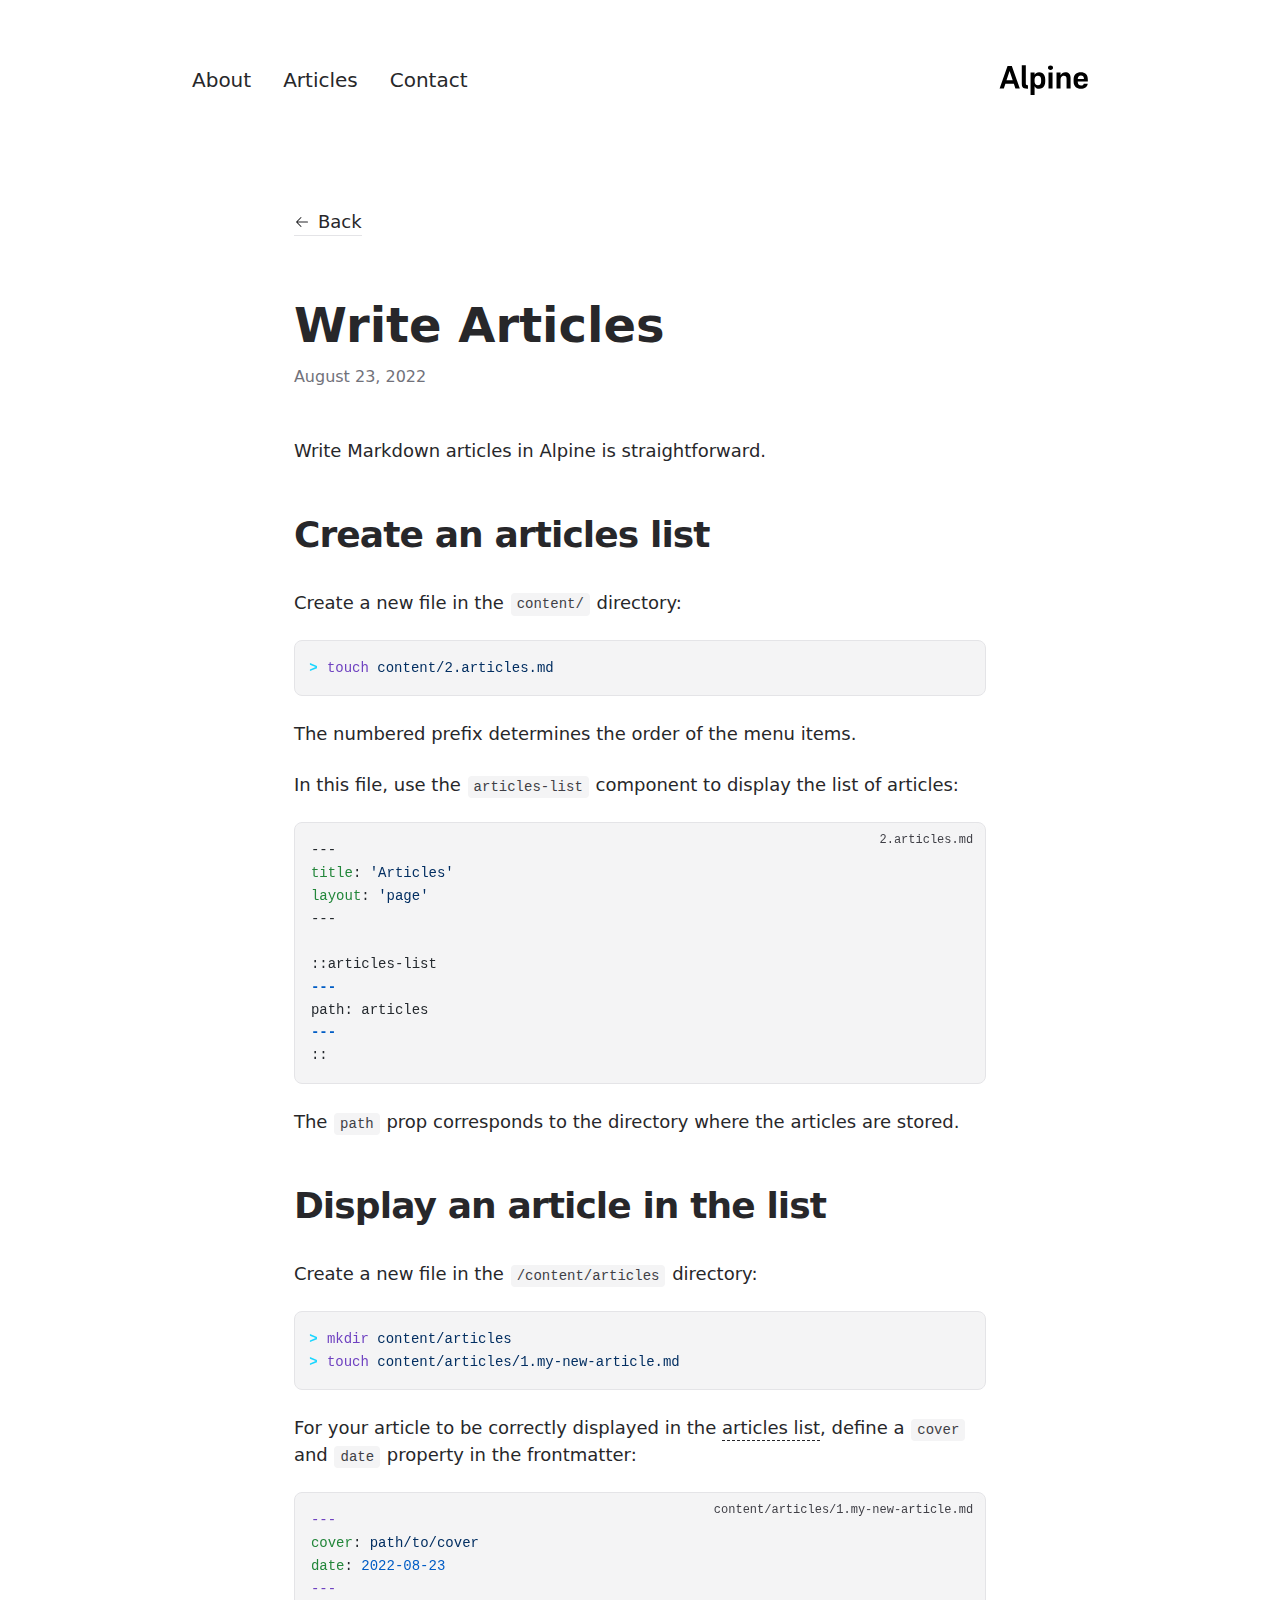
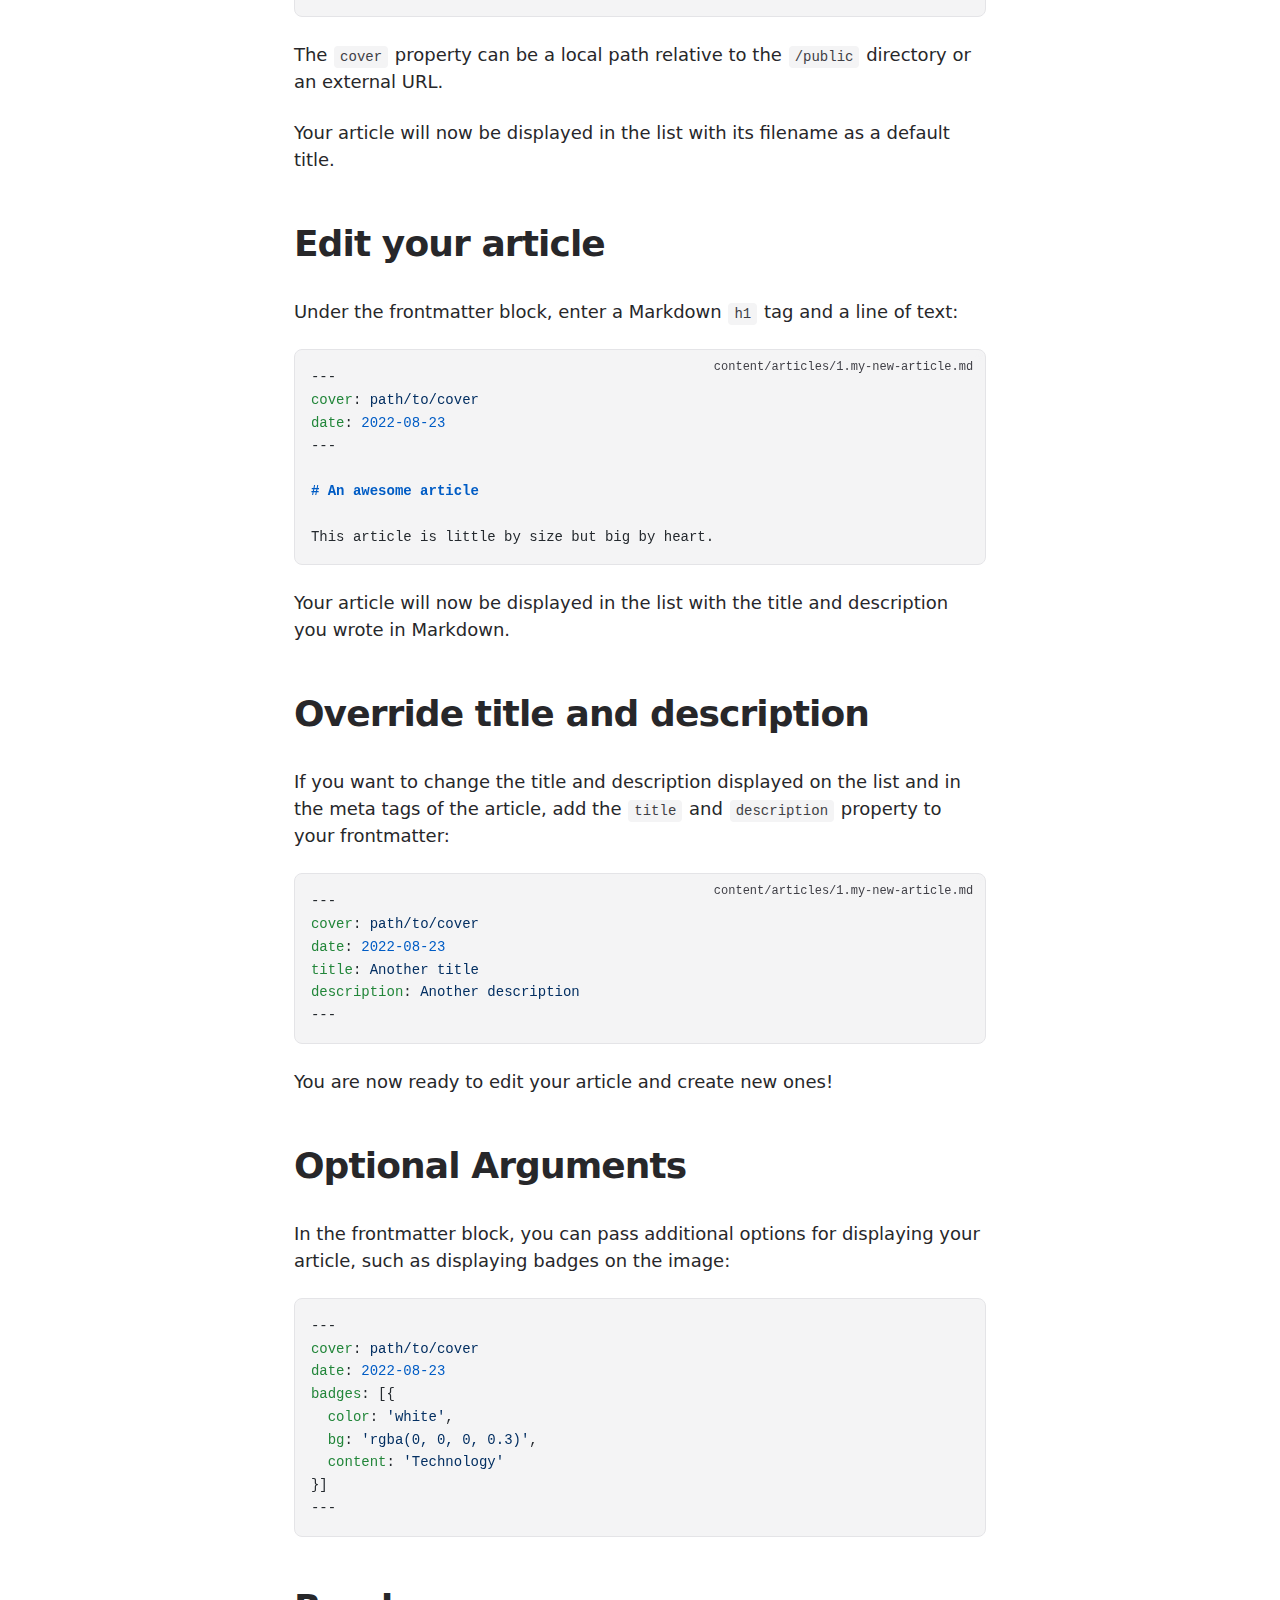
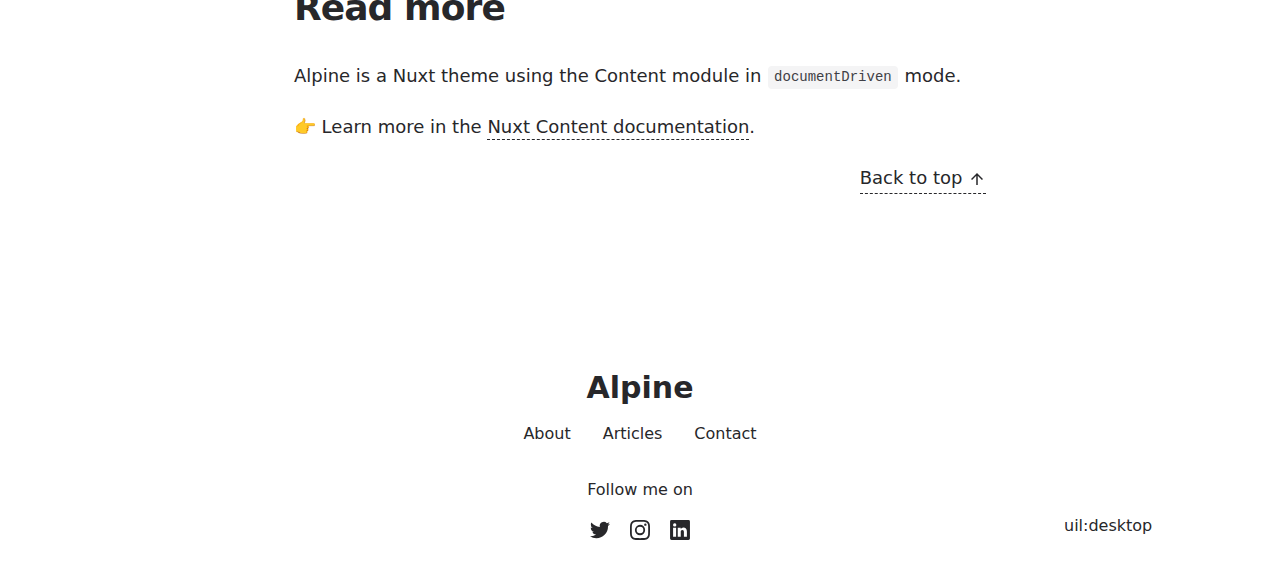
<file: articles/write-articles/index.html>
<!DOCTYPE html><html lang="en"><head><meta charset="utf-8">
<meta name="viewport" content="width=device-width, initial-scale=1">
<title>Write Articles</title>
<meta name="twitter:card" content="summary_large_image">
<meta property="og:image:width" content="400">
<meta property="og:image:height" content="300">
<meta property="og:image:alt" content="An image showcasing my project.">
<meta property="og:title" content="Write Articles">
<meta name="description" content="Writing Markdown articles in Alpine is straightforward.">
<meta property="og:description" content="Writing Markdown articles in Alpine is straightforward.">
<meta property="og:image" content="/articles/write-articles.webp">
<link rel="preload" as="fetch" crossorigin="anonymous" href="/articles/write-articles/_payload.json">
<link rel="stylesheet" href="/_nuxt/entry.PfdBwvuE.css">
<link rel="stylesheet" href="/_nuxt/DocumentDrivenNotFound.a4axj5M5.css">
<link rel="stylesheet" href="/_nuxt/article.3v0cPUxw.css">
<link rel="stylesheet" href="/_nuxt/ProseA.vTZszLgp.css">
<link rel="stylesheet" href="/_nuxt/ProseH1._Uaiq_Ey.css">
<link rel="stylesheet" href="/_nuxt/ProseP.rrolTPoC.css">
<link rel="stylesheet" href="/_nuxt/ProseCodeInline.VSZ-oOTY.css">
<link rel="stylesheet" href="/_nuxt/ProsePre.nIRUQbb-.css">
<link rel="stylesheet" href="/_nuxt/ProseCode.DERaqrOf.css">
<link rel="stylesheet" href="/_nuxt/ProseH2.AK_mLf6q.css">
<link rel="modulepreload" as="script" crossorigin href="/_nuxt/entry.4CEYzNrl.js">
<link rel="modulepreload" as="script" crossorigin href="/_nuxt/NuxtImg.yT1BXRqA.js">
<link rel="modulepreload" as="script" crossorigin href="/_nuxt/document-driven.0FhtpO0-.js">
<link rel="modulepreload" as="script" crossorigin href="/_nuxt/DocumentDrivenEmpty.u90vhTDM.js">
<link rel="modulepreload" as="script" crossorigin href="/_nuxt/ContentRenderer.quyjyhm8.js">
<link rel="modulepreload" as="script" crossorigin href="/_nuxt/ContentRendererMarkdown.vue.cdYS3KGs.js">
<link rel="modulepreload" as="script" crossorigin href="/_nuxt/preview.h8CehpnJ.js">
<link rel="modulepreload" as="script" crossorigin href="/_nuxt/DocumentDrivenNotFound.ohobzMb3.js">
<link rel="modulepreload" as="script" crossorigin href="/_nuxt/article.RS3uqzmz.js">
<link rel="modulepreload" as="script" crossorigin href="/_nuxt/ProseA.UMXOojJ-.js">
<link rel="modulepreload" as="script" crossorigin href="/_nuxt/date.3uOv5BcS.js">
<link rel="modulepreload" as="script" crossorigin href="/_nuxt/ContentRendererMarkdown.cq3TbUEP.js">
<link rel="modulepreload" as="script" crossorigin href="/_nuxt/ProseH1.shjEQ5S4.js">
<link rel="modulepreload" as="script" crossorigin href="/_nuxt/ProseP.jXdMEkTb.js">
<link rel="modulepreload" as="script" crossorigin href="/_nuxt/ProseCodeInline.FmW0Hiii.js">
<link rel="modulepreload" as="script" crossorigin href="/_nuxt/ProsePre.BP_H9j4T.js">
<link rel="modulepreload" as="script" crossorigin href="/_nuxt/ProseCode.-o3pZ_WM.js">
<link rel="modulepreload" as="script" crossorigin href="/_nuxt/ProseH2.EzK6LG_6.js">
<link rel="prefetch" as="script" crossorigin href="/_nuxt/default.zphoeLV9.js">
<link rel="prefetch" as="script" crossorigin href="/_nuxt/page.oD5bKfIr.js">
<link rel="prefetch" as="script" crossorigin href="/_nuxt/client-db.0obvhj9w.js">
<link rel="prefetch" as="script" crossorigin href="/_nuxt/slugify.YXDfRyGl.js">
<link rel="prefetch" as="style" href="/_nuxt/useStudio.3MfaGMCn.css">
<link rel="prefetch" as="script" crossorigin href="/_nuxt/useStudio.QmSKzqsR.js">
<link rel="prefetch" as="script" crossorigin href="/_nuxt/query.4mAxjKfx.js">
<link rel="prefetch" as="style" href="/_nuxt/error-404._LjjY-y0.css">
<link rel="prefetch" as="script" crossorigin href="/_nuxt/error-404.vJo03SPE.js">
<link rel="prefetch" as="style" href="/_nuxt/error-500.Ke0_YfD7.css">
<link rel="prefetch" as="script" crossorigin href="/_nuxt/error-500.SFF6iUlz.js">
<script type="module" src="/_nuxt/entry.4CEYzNrl.js" crossorigin></script><style id="pinceau-runtime-hydratable">@media{.phy[--]{--puid:pnY3fO-v;}.pv-HyBrWK{max-width:var(--elements-container-maxWidth);padding-left:var(--elements-container-padding-mobile);padding-right:var(--elements-container-padding-mobile);}@media (min-width: 475px){.pv-HyBrWK{padding-left:var(--elements-container-padding-xs);padding-right:var(--elements-container-padding-xs);}}@media (min-width: 640px){.pv-HyBrWK{padding-left:var(--elements-container-padding-sm);padding-right:var(--elements-container-padding-sm);}}@media (min-width: 768px){.pv-HyBrWK{padding-left:var(--elements-container-padding-md);padding-right:var(--elements-container-padding-md);}}} </style><style id="pinceau-theme">@media { :root {--pinceau-mq: initial; --alpine-readableLine: 68ch;--alpine-backdrop-backgroundColor: #f4f4f5b3;--prose-code-inline-padding: 0.2rem 0.375rem 0.2rem 0.375rem;--prose-code-block-backdropFilter: contrast(1);--prose-code-block-border-style: solid;--prose-code-block-border-width: 1px;--prose-tbody-tr-borderBottom-style: dashed;--prose-tbody-tr-borderBottom-width: 1px;--prose-th-textAlign: inherit;--prose-thead-borderBottom-style: solid;--prose-thead-borderBottom-width: 1px;--prose-thead-border-style: solid;--prose-thead-border-width: 0px;--prose-table-textAlign: start;--prose-hr-width: 1px;--prose-hr-style: solid;--prose-li-listStylePosition: outside;--prose-ol-li-markerColor: currentColor;--prose-ol-paddingInlineStart: 21px;--prose-ol-listStyleType: decimal;--prose-ul-li-markerColor: currentColor;--prose-ul-paddingInlineStart: 21px;--prose-ul-listStyleType: disc;--prose-blockquote-border-style: solid;--prose-blockquote-border-width: 4px;--prose-blockquote-quotes: '201C' '201D' '2018' '2019';--prose-blockquote-paddingInlineStart: 24px;--prose-a-code-color-hover: currentColor;--prose-a-code-color-static: currentColor;--prose-a-hasCode-borderBottom: none;--prose-a-border-distance: 2px;--prose-a-border-color-hover: currentColor;--prose-a-border-color-static: currentColor;--prose-a-border-style-hover: solid;--prose-a-border-style-static: dashed;--prose-a-border-width: 1px;--prose-a-color-static: inherit;--prose-a-textDecoration: none;--prose-h6-margin: 3rem 0 2rem;--prose-h5-margin: 3rem 0 2rem;--prose-h4-margin: 3rem 0 2rem;--prose-h3-margin: 3rem 0 2rem;--prose-h2-margin: 3rem 0 2rem;--prose-h1-margin: 0 0 2rem;--prose-p-fontSize: 18px;--typography-lead-loose: 2;--typography-lead-relaxed: 1.625;--typography-lead-normal: 1.5;--typography-lead-snug: 1.375;--typography-lead-tight: 1.25;--typography-lead-none: 1;--typography-lead-10: 2.5rem;--typography-lead-9: 2.25rem;--typography-lead-8: 2rem;--typography-lead-7: 1.75rem;--typography-lead-6: 1.5rem;--typography-lead-5: 1.25rem;--typography-lead-4: 1rem;--typography-lead-3: .75rem;--typography-lead-2: .5rem;--typography-lead-1: .025rem;--typography-fontWeight-black: 900;--typography-fontWeight-extrabold: 800;--typography-fontWeight-bold: 700;--typography-fontWeight-semibold: 600;--typography-fontWeight-medium: 500;--typography-fontWeight-normal: 400;--typography-fontWeight-light: 300;--typography-fontWeight-extralight: 200;--typography-fontWeight-thin: 100;--typography-fontSize-9xl: 128px;--typography-fontSize-8xl: 96px;--typography-fontSize-7xl: 72px;--typography-fontSize-6xl: 60px;--typography-fontSize-5xl: 48px;--typography-fontSize-4xl: 36px;--typography-fontSize-3xl: 30px;--typography-fontSize-2xl: 24px;--typography-fontSize-xl: 20px;--typography-fontSize-lg: 18px;--typography-fontSize-base: 16px;--typography-fontSize-sm: 14px;--typography-fontSize-xs: 12px;--typography-letterSpacing-wide: 0.025em;--typography-letterSpacing-tight: -0.025em;--typography-verticalMargin-base: 24px;--typography-verticalMargin-sm: 16px;--elements-border-secondary-hover: [object Object];--elements-backdrop-background: #fffc;--elements-backdrop-filter: saturate(200%) blur(20px);--elements-container-maxWidth: 64rem;--lead-loose: 2;--lead-relaxed: 1.625;--lead-normal: 1.5;--lead-snug: 1.375;--lead-tight: 1.25;--lead-none: 1;--lead-10: 2.5rem;--lead-9: 2.25rem;--lead-8: 2rem;--lead-7: 1.75rem;--lead-6: 1.5rem;--lead-5: 1.25rem;--lead-4: 1rem;--lead-3: .75rem;--lead-2: .5rem;--lead-1: .025rem;--letterSpacing-widest: 0.1em;--letterSpacing-wider: 0.05em;--letterSpacing-wide: 0.025em;--letterSpacing-normal: 0em;--letterSpacing-tight: -0.025em;--letterSpacing-tighter: -0.05em;--fontSize-9xl: 8rem;--fontSize-8xl: 6rem;--fontSize-7xl: 4.5rem;--fontSize-6xl: 3.75rem;--fontSize-5xl: 3rem;--fontSize-4xl: 2.25rem;--fontSize-3xl: 1.875rem;--fontSize-2xl: 1.5rem;--fontSize-xl: 1.25rem;--fontSize-lg: 1.125rem;--fontSize-base: 1rem;--fontSize-sm: 0.875rem;--fontSize-xs: 0.75rem;--fontWeight-black: 900;--fontWeight-extrabold: 800;--fontWeight-bold: 700;--fontWeight-semibold: 600;--fontWeight-medium: 500;--fontWeight-normal: 400;--fontWeight-light: 300;--fontWeight-extralight: 200;--fontWeight-thin: 100;--font-mono: ui-monospace, SFMono-Regular, Menlo, Monaco, Consolas, Liberation Mono, Courier New, monospace;--font-serif: ui-serif, Georgia, Cambria, Times New Roman, Times, serif;--font-sans: ui-sans-serif, system-ui, -apple-system, BlinkMacSystemFont, Segoe UI, Roboto, Helvetica Neue, Arial, Noto Sans, sans-serif, Apple Color Emoji, Segoe UI Emoji, Segoe UI Symbol, Noto Color Emoji;--opacity-total: 1;--opacity-high: 0.8;--opacity-medium: 0.5;--opacity-soft: 0.3;--opacity-light: 0.15;--opacity-bright: 0.1;--opacity-noOpacity: 0;--borderWidth-lg: 3px;--borderWidth-md: 2px;--borderWidth-sm: 1px;--borderWidth-noBorder: 0;--space-rem-875: 0.875rem;--space-rem-625: 0.625rem;--space-rem-375: 0.375rem;--space-rem-125: 0.125rem;--space-px: 1px;--space-128: 32rem;--space-96: 24rem;--space-80: 20rem;--space-72: 18rem;--space-64: 16rem;--space-60: 15rem;--space-56: 14rem;--space-52: 13rem;--space-48: 12rem;--space-44: 11rem;--space-40: 10rem;--space-36: 9rem;--space-32: 8rem;--space-28: 7rem;--space-24: 6rem;--space-20: 5rem;--space-16: 4rem;--space-14: 3.5rem;--space-12: 3rem;--space-11: 2.75rem;--space-10: 2.5rem;--space-9: 2.25rem;--space-8: 2rem;--space-7: 1.75rem;--space-6: 1.5rem;--space-5: 1.25rem;--space-4: 1rem;--space-3: 0.75rem;--space-2: 0.5rem;--space-1: 0.25rem;--space-0: 0px;--size-full: 100%;--size-7xl: 80rem;--size-6xl: 72rem;--size-5xl: 64rem;--size-4xl: 56rem;--size-3xl: 48rem;--size-2xl: 42rem;--size-xl: 36rem;--size-lg: 32rem;--size-md: 28rem;--size-sm: 24rem;--size-xs: 20rem;--size-200: 200px;--size-104: 104px;--size-80: 80px;--size-64: 64px;--size-56: 56px;--size-48: 48px;--size-40: 40px;--size-32: 32px;--size-24: 24px;--size-20: 20px;--size-16: 16px;--size-12: 12px;--size-8: 8px;--size-6: 6px;--size-4: 4px;--size-2: 2px;--size-0: 0px;--radii-full: 9999px;--radii-3xl: 1.75rem;--radii-2xl: 1.5rem;--radii-xl: 1rem;--radii-lg: 0.75rem;--radii-md: 0.5rem;--radii-sm: 0.375rem;--radii-xs: 0.25rem;--radii-2xs: 0.125rem;--radii-none: 0px;--shadow-none: 0px 0px 0px 0px transparent;--shadow-lg: 0px 10px 15px -3px #000000, 0px 4px 6px -4px #000000;--shadow-md: 0px 4px 6px -1px #000000, 0px 2px 4px -2px #000000;--shadow-sm: 0px 1px 3px 0px #000000, 0px 1px 2px -1px #000000;--shadow-xs: 0px 1px 2px 0px #000000;--height-screen: 100vh;--width-screen: 100vw;--color-primary-900: #002e38;--color-primary-800: #005c70;--color-primary-700: #008aa9;--color-primary-600: #00b9e1;--color-primary-500: #1ad6ff;--color-primary-400: #40ddff;--color-primary-300: #66e4ff;--color-primary-200: #8deaff;--color-primary-100: #b3f1ff;--color-primary-50: #d9f8ff;--color-ruby-900: #380011;--color-ruby-800: #700021;--color-ruby-700: #a90032;--color-ruby-600: #e10043;--color-ruby-500: #ff1a5e;--color-ruby-400: #ff4079;--color-ruby-300: #ff6694;--color-ruby-200: #ff8dae;--color-ruby-100: #ffb3c9;--color-ruby-50: #ffd9e4;--color-pink-900: #380025;--color-pink-800: #70004b;--color-pink-700: #a90070;--color-pink-600: #e10095;--color-pink-500: #ff1ab2;--color-pink-400: #ff40bf;--color-pink-300: #ff66cc;--color-pink-200: #ff8dd8;--color-pink-100: #ffb3e5;--color-pink-50: #ffd9f2;--color-purple-900: #190038;--color-purple-800: #330070;--color-purple-700: #4c00a9;--color-purple-600: #6500e1;--color-purple-500: #811aff;--color-purple-400: #9640ff;--color-purple-300: #ab66ff;--color-purple-200: #c08dff;--color-purple-100: #d5b3ff;--color-purple-50: #ead9ff;--color-royalblue-900: #0b0531;--color-royalblue-800: #160a62;--color-royalblue-700: #211093;--color-royalblue-600: #2c15c4;--color-royalblue-500: #4127e8;--color-royalblue-400: #614bec;--color-royalblue-300: #806ff0;--color-royalblue-200: #a093f3;--color-royalblue-100: #c0b7f7;--color-royalblue-50: #dfdbfb;--color-indigoblue-900: #001238;--color-indigoblue-800: #002370;--color-indigoblue-700: #0035a9;--color-indigoblue-600: #0047e1;--color-indigoblue-500: #1a62ff;--color-indigoblue-400: #407cff;--color-indigoblue-300: #6696ff;--color-indigoblue-200: #8db0ff;--color-indigoblue-100: #b3cbff;--color-indigoblue-50: #d9e5ff;--color-blue-900: #002438;--color-blue-800: #004870;--color-blue-700: #006ca9;--color-blue-600: #0090e1;--color-blue-500: #1aadff;--color-blue-400: #40bbff;--color-blue-300: #66c8ff;--color-blue-200: #8dd6ff;--color-blue-100: #b3e4ff;--color-blue-50: #d9f1ff;--color-lightblue-900: #002e38;--color-lightblue-800: #005c70;--color-lightblue-700: #008aa9;--color-lightblue-600: #00b9e1;--color-lightblue-500: #1ad6ff;--color-lightblue-400: #40ddff;--color-lightblue-300: #66e4ff;--color-lightblue-200: #8deaff;--color-lightblue-100: #b3f1ff;--color-lightblue-50: #d9f8ff;--color-teal-900: #062a28;--color-teal-800: #0b544f;--color-teal-700: #117d77;--color-teal-600: #16a79e;--color-teal-500: #1cd1c6;--color-teal-400: #36e4da;--color-teal-300: #5fe9e1;--color-teal-200: #87efe9;--color-teal-100: #aff4f0;--color-teal-50: #d7faf8;--color-pear-900: #2a2b09;--color-pear-800: #545512;--color-pear-700: #7e801b;--color-pear-600: #a8aa24;--color-pear-500: #d0d32f;--color-pear-400: #d8da52;--color-pear-300: #e0e274;--color-pear-200: #e8e997;--color-pear-100: #eff0ba;--color-pear-50: #f7f8dc;--color-red-900: #380300;--color-red-800: #700700;--color-red-700: #a90a00;--color-red-600: #e10e00;--color-red-500: #ff281a;--color-red-400: #ff4c40;--color-red-300: #ff7066;--color-red-200: #ff948d;--color-red-100: #ffb7b3;--color-red-50: #ffdbd9;--color-orange-900: #381800;--color-orange-800: #702f00;--color-orange-700: #a94700;--color-orange-600: #e15e00;--color-orange-500: #ff7a1a;--color-orange-400: #ff9040;--color-orange-300: #ffa666;--color-orange-200: #ffbd8d;--color-orange-100: #ffd3b3;--color-orange-50: #ffe9d9;--color-yellow-900: #362b03;--color-yellow-800: #6d5605;--color-yellow-700: #a38108;--color-yellow-600: #daac0a;--color-yellow-500: #f5c828;--color-yellow-400: #f7d14c;--color-yellow-300: #f8da70;--color-yellow-200: #fae393;--color-yellow-100: #fcedb7;--color-yellow-50: #fdf6db;--color-green-900: #003f25;--color-green-800: #005e38;--color-green-700: #007e4a;--color-green-600: #009d5d;--color-green-500: #00bd6f;--color-green-400: #00dc82;--color-green-300: #30ffaa;--color-green-200: #83ffcc;--color-green-100: #acffdd;--color-green-50: #d6ffee;--color-gray-900: #18181B;--color-gray-800: #27272A;--color-gray-700: #3f3f46;--color-gray-600: #52525B;--color-gray-500: #71717A;--color-gray-400: #a1a1aa;--color-gray-300: #D4d4d8;--color-gray-200: #e4e4e7;--color-gray-100: #f4f4f5;--color-gray-50: #fafafa;--color-black: #0c0c0d;--color-white: #FFFFFF;--media-portrait: only screen and (orientation: portrait);--media-landscape: only screen and (orientation: landscape);--media-rm: (prefers-reduced-motion: reduce);--media-2xl: (min-width: 1536px);--media-xl: (min-width: 1280px);--media-lg: (min-width: 1024px);--media-md: (min-width: 768px);--media-sm: (min-width: 640px);--media-xs: (min-width: 475px);--alpine-body-color: var(--color-gray-800);--alpine-body-backgroundColor: var(--color-white);--prose-code-inline-fontWeight: var(--typography-fontWeight-normal);--prose-code-inline-fontSize: var(--typography-fontSize-sm);--prose-code-inline-borderRadius: var(--radii-xs);--prose-code-block-pre-padding: var(--typography-verticalMargin-sm);--prose-code-block-margin: var(--typography-verticalMargin-base) 0;--prose-code-block-fontSize: var(--typography-fontSize-sm);--prose-tbody-code-inline-fontSize: var(--typography-fontSize-sm);--prose-tbody-td-padding: var(--typography-verticalMargin-sm);--prose-th-fontWeight: var(--typography-fontWeight-semibold);--prose-th-padding: 0 var(--typography-verticalMargin-sm) var(--typography-verticalMargin-sm) var(--typography-verticalMargin-sm);--prose-table-lineHeight: var(--typography-lead-6);--prose-table-fontSize: var(--typography-fontSize-sm);--prose-table-margin: var(--typography-verticalMargin-base) 0;--prose-hr-margin: var(--typography-verticalMargin-base) 0;--prose-li-margin: var(--typography-verticalMargin-sm) 0;--prose-ol-margin: var(--typography-verticalMargin-base) 0;--prose-ul-margin: var(--typography-verticalMargin-base) 0;--prose-blockquote-margin: var(--typography-verticalMargin-base) 0;--prose-a-code-border-style: var(--prose-a-border-style-static);--prose-a-code-border-width: var(--prose-a-border-width);--prose-a-fontWeight: var(--typography-fontWeight-medium);--prose-img-margin: var(--typography-verticalMargin-base) 0;--prose-strong-fontWeight: var(--typography-fontWeight-semibold);--prose-h6-iconSize: var(--typography-fontSize-base);--prose-h6-fontWeight: var(--typography-fontWeight-semibold);--prose-h6-lineHeight: var(--typography-lead-normal);--prose-h6-fontSize: var(--typography-fontSize-lg);--prose-h5-iconSize: var(--typography-fontSize-lg);--prose-h5-fontWeight: var(--typography-fontWeight-semibold);--prose-h5-lineHeight: var(--typography-lead-snug);--prose-h5-fontSize: var(--typography-fontSize-xl);--prose-h4-iconSize: var(--typography-fontSize-lg);--prose-h4-letterSpacing: var(--typography-letterSpacing-tight);--prose-h4-fontWeight: var(--typography-fontWeight-semibold);--prose-h4-lineHeight: var(--typography-lead-snug);--prose-h4-fontSize: var(--typography-fontSize-2xl);--prose-h3-iconSize: var(--typography-fontSize-xl);--prose-h3-letterSpacing: var(--typography-letterSpacing-tight);--prose-h3-fontWeight: var(--typography-fontWeight-semibold);--prose-h3-lineHeight: var(--typography-lead-snug);--prose-h3-fontSize: var(--typography-fontSize-3xl);--prose-h2-iconSize: var(--typography-fontSize-2xl);--prose-h2-letterSpacing: var(--typography-letterSpacing-tight);--prose-h2-fontWeight: var(--typography-fontWeight-semibold);--prose-h2-lineHeight: var(--typography-lead-tight);--prose-h2-fontSize: var(--typography-fontSize-4xl);--prose-h1-iconSize: var(--typography-fontSize-3xl);--prose-h1-letterSpacing: var(--typography-letterSpacing-tight);--prose-h1-fontWeight: var(--typography-fontWeight-bold);--prose-h1-lineHeight: var(--typography-lead-tight);--prose-h1-fontSize: var(--typography-fontSize-5xl);--prose-p-br-margin: var(--typography-verticalMargin-base) 0 0 0;--prose-p-margin: var(--typography-verticalMargin-base) 0;--prose-p-lineHeight: var(--typography-lead-normal);--typography-color-primary-900: var(--color-primary-900);--typography-color-primary-800: var(--color-primary-800);--typography-color-primary-700: var(--color-primary-700);--typography-color-primary-600: var(--color-primary-600);--typography-color-primary-500: var(--color-primary-500);--typography-color-primary-400: var(--color-primary-400);--typography-color-primary-300: var(--color-primary-300);--typography-color-primary-200: var(--color-primary-200);--typography-color-primary-100: var(--color-primary-100);--typography-color-primary-50: var(--color-primary-50);--typography-font-code: var(--font-mono);--typography-font-body: var(--font-sans);--typography-font-display: var(--font-sans);--typography-body-backgroundColor: var(--color-white);--typography-body-color: var(--color-black);--elements-state-danger-borderColor-secondary: var(--color-red-200);--elements-state-danger-borderColor-primary: var(--color-red-100);--elements-state-danger-backgroundColor-secondary: var(--color-red-100);--elements-state-danger-backgroundColor-primary: var(--color-red-50);--elements-state-danger-color-secondary: var(--color-red-600);--elements-state-danger-color-primary: var(--color-red-500);--elements-state-warning-borderColor-secondary: var(--color-yellow-200);--elements-state-warning-borderColor-primary: var(--color-yellow-100);--elements-state-warning-backgroundColor-secondary: var(--color-yellow-100);--elements-state-warning-backgroundColor-primary: var(--color-yellow-50);--elements-state-warning-color-secondary: var(--color-yellow-700);--elements-state-warning-color-primary: var(--color-yellow-600);--elements-state-success-borderColor-secondary: var(--color-green-200);--elements-state-success-borderColor-primary: var(--color-green-100);--elements-state-success-backgroundColor-secondary: var(--color-green-100);--elements-state-success-backgroundColor-primary: var(--color-green-50);--elements-state-success-color-secondary: var(--color-green-600);--elements-state-success-color-primary: var(--color-green-500);--elements-state-info-borderColor-secondary: var(--color-blue-200);--elements-state-info-borderColor-primary: var(--color-blue-100);--elements-state-info-backgroundColor-secondary: var(--color-blue-100);--elements-state-info-backgroundColor-primary: var(--color-blue-50);--elements-state-info-color-secondary: var(--color-blue-600);--elements-state-info-color-primary: var(--color-blue-500);--elements-state-primary-borderColor-secondary: var(--color-primary-200);--elements-state-primary-borderColor-primary: var(--color-primary-100);--elements-state-primary-backgroundColor-secondary: var(--color-primary-100);--elements-state-primary-backgroundColor-primary: var(--color-primary-50);--elements-state-primary-color-secondary: var(--color-primary-700);--elements-state-primary-color-primary: var(--color-primary-600);--elements-surface-secondary-backgroundColor: var(--color-gray-200);--elements-surface-primary-backgroundColor: var(--color-gray-100);--elements-surface-background-base: var(--color-gray-100);--elements-border-secondary-static: var(--color-gray-200);--elements-border-primary-hover: var(--color-gray-200);--elements-border-primary-static: var(--color-gray-100);--elements-container-padding-md: var(--space-16);--elements-container-padding-sm: var(--space-12);--elements-container-padding-xs: var(--space-8);--elements-container-padding-mobile: var(--space-6);--elements-text-secondary-color-hover: var(--color-gray-700);--elements-text-secondary-color-static: var(--color-gray-500);--elements-text-primary-color-static: var(--color-gray-900);--text-6xl-lineHeight: var(--lead-none);--text-6xl-fontSize: var(--fontSize-6xl);--text-5xl-lineHeight: var(--lead-none);--text-5xl-fontSize: var(--fontSize-5xl);--text-4xl-lineHeight: var(--lead-10);--text-4xl-fontSize: var(--fontSize-4xl);--text-3xl-lineHeight: var(--lead-9);--text-3xl-fontSize: var(--fontSize-3xl);--text-2xl-lineHeight: var(--lead-8);--text-2xl-fontSize: var(--fontSize-2xl);--text-xl-lineHeight: var(--lead-7);--text-xl-fontSize: var(--fontSize-xl);--text-lg-lineHeight: var(--lead-7);--text-lg-fontSize: var(--fontSize-lg);--text-base-lineHeight: var(--lead-6);--text-base-fontSize: var(--fontSize-base);--text-sm-lineHeight: var(--lead-5);--text-sm-fontSize: var(--fontSize-sm);--text-xs-lineHeight: var(--lead-4);--text-xs-fontSize: var(--fontSize-xs);--shadow-2xl: 0px 25px 50px -12px var(--color-gray-900);--shadow-xl: 0px 20px 25px -5px var(--color-gray-400), 0px 8px 10px -6px #000000;--color-secondary-900: var(--color-gray-900);--color-secondary-800: var(--color-gray-800);--color-secondary-700: var(--color-gray-700);--color-secondary-600: var(--color-gray-600);--color-secondary-500: var(--color-gray-500);--color-secondary-400: var(--color-gray-400);--color-secondary-300: var(--color-gray-300);--color-secondary-200: var(--color-gray-200);--color-secondary-100: var(--color-gray-100);--color-secondary-50: var(--color-gray-50);--prose-a-code-background-hover: var(--typography-color-primary-50);--prose-a-code-border-color-hover: var(--typography-color-primary-500);--prose-a-color-hover: var(--typography-color-primary-500);--typography-color-secondary-900: var(--color-secondary-900);--typography-color-secondary-800: var(--color-secondary-800);--typography-color-secondary-700: var(--color-secondary-700);--typography-color-secondary-600: var(--color-secondary-600);--typography-color-secondary-500: var(--color-secondary-500);--typography-color-secondary-400: var(--color-secondary-400);--typography-color-secondary-300: var(--color-secondary-300);--typography-color-secondary-200: var(--color-secondary-200);--typography-color-secondary-100: var(--color-secondary-100);--typography-color-secondary-50: var(--color-secondary-50);--prose-code-inline-backgroundColor: var(--typography-color-secondary-100);--prose-code-inline-color: var(--typography-color-secondary-700);--prose-code-block-backgroundColor: var(--typography-color-secondary-100);--prose-code-block-color: var(--typography-color-secondary-700);--prose-code-block-border-color: var(--typography-color-secondary-200);--prose-tbody-tr-borderBottom-color: var(--typography-color-secondary-200);--prose-th-color: var(--typography-color-secondary-600);--prose-thead-borderBottom-color: var(--typography-color-secondary-200);--prose-thead-border-color: var(--typography-color-secondary-300);--prose-hr-color: var(--typography-color-secondary-200);--prose-blockquote-border-color: var(--typography-color-secondary-200);--prose-blockquote-color: var(--typography-color-secondary-500);--prose-a-code-border-color-static: var(--typography-color-secondary-400); } }@media { :root.dark {--pinceau-mq: dark; --alpine-backdrop-backgroundColor: #18181bb3;--prose-code-block-backdropFilter: contrast(1);--prose-ol-li-markerColor: currentColor;--prose-ul-li-markerColor: currentColor;--prose-a-code-color-hover: currentColor;--prose-a-code-color-static: currentColor;--prose-a-border-color-hover: currentColor;--prose-a-border-color-static: currentColor;--prose-a-color-static: inherit;--elements-backdrop-background: #0c0d0ccc;--alpine-body-color: var(--color-gray-200);--alpine-body-backgroundColor: var(--color-black);--typography-body-backgroundColor: var(--color-black);--typography-body-color: var(--color-white);--elements-state-danger-borderColor-secondary: var(--color-red-700);--elements-state-danger-borderColor-primary: var(--color-red-800);--elements-state-danger-backgroundColor-secondary: var(--color-red-800);--elements-state-danger-backgroundColor-primary: var(--color-red-900);--elements-state-danger-color-secondary: var(--color-red-200);--elements-state-danger-color-primary: var(--color-red-300);--elements-state-warning-borderColor-secondary: var(--color-yellow-700);--elements-state-warning-borderColor-primary: var(--color-yellow-800);--elements-state-warning-backgroundColor-secondary: var(--color-yellow-800);--elements-state-warning-backgroundColor-primary: var(--color-yellow-900);--elements-state-warning-color-secondary: var(--color-yellow-200);--elements-state-warning-color-primary: var(--color-yellow-400);--elements-state-success-borderColor-secondary: var(--color-green-700);--elements-state-success-borderColor-primary: var(--color-green-800);--elements-state-success-backgroundColor-secondary: var(--color-green-800);--elements-state-success-backgroundColor-primary: var(--color-green-900);--elements-state-success-color-secondary: var(--color-green-200);--elements-state-success-color-primary: var(--color-green-400);--elements-state-info-borderColor-secondary: var(--color-blue-700);--elements-state-info-borderColor-primary: var(--color-blue-800);--elements-state-info-backgroundColor-secondary: var(--color-blue-800);--elements-state-info-backgroundColor-primary: var(--color-blue-900);--elements-state-info-color-secondary: var(--color-blue-200);--elements-state-info-color-primary: var(--color-blue-400);--elements-state-primary-borderColor-secondary: var(--color-primary-700);--elements-state-primary-borderColor-primary: var(--color-primary-800);--elements-state-primary-backgroundColor-secondary: var(--color-primary-800);--elements-state-primary-backgroundColor-primary: var(--color-primary-900);--elements-state-primary-color-secondary: var(--color-primary-200);--elements-state-primary-color-primary: var(--color-primary-400);--elements-surface-secondary-backgroundColor: var(--color-gray-800);--elements-surface-primary-backgroundColor: var(--color-gray-900);--elements-surface-background-base: var(--color-gray-900);--elements-border-secondary-static: var(--color-gray-800);--elements-border-primary-hover: var(--color-gray-800);--elements-border-primary-static: var(--color-gray-900);--elements-text-secondary-color-hover: var(--color-gray-200);--elements-text-secondary-color-static: var(--color-gray-400);--elements-text-primary-color-static: var(--color-gray-50);--prose-a-code-background-hover: var(--typography-color-primary-900);--prose-a-code-border-color-hover: var(--typography-color-primary-600);--prose-a-color-hover: var(--typography-color-primary-400);--prose-code-inline-backgroundColor: var(--typography-color-secondary-800);--prose-code-inline-color: var(--typography-color-secondary-200);--prose-code-block-backgroundColor: var(--typography-color-secondary-900);--prose-code-block-color: var(--typography-color-secondary-200);--prose-code-block-border-color: var(--typography-color-secondary-800);--prose-tbody-tr-borderBottom-color: var(--typography-color-secondary-800);--prose-th-color: var(--typography-color-secondary-400);--prose-thead-borderBottom-color: var(--typography-color-secondary-800);--prose-thead-border-color: var(--typography-color-secondary-600);--prose-hr-color: var(--typography-color-secondary-800);--prose-blockquote-border-color: var(--typography-color-secondary-700);--prose-blockquote-color: var(--typography-color-secondary-400);--prose-a-code-border-color-static: var(--typography-color-secondary-600); } }</style><script>"use strict";(()=>{const a=window,e=document.documentElement,m=["dark","light"],c=window&&window.localStorage&&window.localStorage.getItem&&window.localStorage.getItem("nuxt-color-mode")||"system";let n=c==="system"?d():c;const l=e.getAttribute("data-color-mode-forced");l&&(n=l),i(n),a["__NUXT_COLOR_MODE__"]={preference:c,value:n,getColorScheme:d,addColorScheme:i,removeColorScheme:f};function i(o){const t=""+o+"",s="";e.classList?e.classList.add(t):e.className+=" "+t,s&&e.setAttribute("data-"+s,o)}function f(o){const t=""+o+"",s="";e.classList?e.classList.remove(t):e.className=e.className.replace(new RegExp(t,"g"),""),s&&e.removeAttribute("data-"+s)}function r(o){return a.matchMedia("(prefers-color-scheme"+o+")")}function d(){if(a.matchMedia&&r("").media!=="not all"){for(const o of m)if(r(":"+o).matches)return o}return"light"}})();
</script></head><body><div id="__nuxt"><div class="container pv-HyBrWK pc-pnY3fO app-layout" data-v-10310f13 data-v-df4e3f1a><!--[--><div class="nuxt-progress" style="width:0%;height:3px;opacity:0;background-size:Infinity% auto;" data-v-10310f13></div><header class="right" data-v-10310f13 data-v-3e3eaefb><div class="menu" data-v-3e3eaefb><button aria-label="Navigation Menu" data-v-3e3eaefb><svg width="24" height="24" viewBox="0 0 68 68" fill="currentColor" xmlns="http://www.w3.org/2000/svg" data-v-3e3eaefb><path d="M8 34C8 32.1362 8 31.2044 8.30448 30.4693C8.71046 29.4892 9.48915 28.7105 10.4693 28.3045C11.2044 28 12.1362 28 14 28C15.8638 28 16.7956 28 17.5307 28.3045C18.5108 28.7105 19.2895 29.4892 19.6955 30.4693C20 31.2044 20 32.1362 20 34C20 35.8638 20 36.7956 19.6955 37.5307C19.2895 38.5108 18.5108 39.2895 17.5307 39.6955C16.7956 40 15.8638 40 14 40C12.1362 40 11.2044 40 10.4693 39.6955C9.48915 39.2895 8.71046 38.5108 8.30448 37.5307C8 36.7956 8 35.8638 8 34Z" data-v-3e3eaefb></path><path d="M28 34C28 32.1362 28 31.2044 28.3045 30.4693C28.7105 29.4892 29.4892 28.7105 30.4693 28.3045C31.2044 28 32.1362 28 34 28C35.8638 28 36.7956 28 37.5307 28.3045C38.5108 28.7105 39.2895 29.4892 39.6955 30.4693C40 31.2044 40 32.1362 40 34C40 35.8638 40 36.7956 39.6955 37.5307C39.2895 38.5108 38.5108 39.2895 37.5307 39.6955C36.7956 40 35.8638 40 34 40C32.1362 40 31.2044 40 30.4693 39.6955C29.4892 39.2895 28.7105 38.5108 28.3045 37.5307C28 36.7956 28 35.8638 28 34Z" data-v-3e3eaefb></path><path d="M48 34C48 32.1362 48 31.2044 48.3045 30.4693C48.7105 29.4892 49.4892 28.7105 50.4693 28.3045C51.2044 28 52.1362 28 54 28C55.8638 28 56.7956 28 57.5307 28.3045C58.5108 28.7105 59.2895 29.4892 59.6955 30.4693C60 31.2044 60 32.1362 60 34C60 35.8638 60 36.7956 59.6955 37.5307C59.2895 38.5108 58.5108 39.2895 57.5307 39.6955C56.7956 40 55.8638 40 54 40C52.1362 40 51.2044 40 50.4693 39.6955C49.4892 39.2895 48.7105 38.5108 48.3045 37.5307C48 36.7956 48 35.8638 48 34Z" data-v-3e3eaefb></path></svg></button></div><div class="overlay" data-v-3e3eaefb><nav data-v-3e3eaefb data-v-e3ac3110><ul data-v-e3ac3110><!--[--><li data-v-e3ac3110><a href="/" class="" data-v-e3ac3110><span class="underline-fx" data-v-e3ac3110></span> About</a></li><li data-v-e3ac3110><a href="/articles" class="" data-v-e3ac3110><span class="underline-fx" data-v-e3ac3110></span> Articles</a></li><li data-v-e3ac3110><a href="/contact" class="" data-v-e3ac3110><span class="underline-fx" data-v-e3ac3110></span> Contact</a></li><!--]--></ul></nav></div><div class="logo" data-v-3e3eaefb><a href="/" class="" data-v-3e3eaefb><img src="/logo-dark.svg" class="dark-img" alt="alpine" width="89" height="31" data-v-3e3eaefb><img src="/logo.svg" class="light-img" alt="alpine" width="89" height="31" data-v-3e3eaefb></a></div><div class="main-nav" data-v-3e3eaefb><nav data-v-3e3eaefb data-v-e3ac3110><ul data-v-e3ac3110><!--[--><li data-v-e3ac3110><a href="/" class="" data-v-e3ac3110><span class="underline-fx" data-v-e3ac3110></span> About</a></li><li data-v-e3ac3110><a href="/articles" class="" data-v-e3ac3110><span class="underline-fx" data-v-e3ac3110></span> Articles</a></li><li data-v-e3ac3110><a href="/contact" class="" data-v-e3ac3110><span class="underline-fx" data-v-e3ac3110></span> Contact</a></li><!--]--></ul></nav></div></header><!--[--><div class="document-driven-page"><article data-v-e1ff12bb><a href="/articles" class="back" data-v-e1ff12bb><svg xmlns="http://www.w3.org/2000/svg" xmlns:xlink="http://www.w3.org/1999/xlink" aria-hidden="true" role="img" class="icon" data-v-e1ff12bb style="" width="1em" height="1em" viewBox="0 0 256 256" data-v-6aa804ec><path fill="currentColor" d="M224 128a8 8 0 0 1-8 8H59.31l58.35 58.34a8 8 0 0 1-11.32 11.32l-72-72a8 8 0 0 1 0-11.32l72-72a8 8 0 0 1 11.32 11.32L59.31 120H216a8 8 0 0 1 8 8"/></svg><span data-v-e1ff12bb> Back </span></a><header data-v-e1ff12bb><h1 class="title" data-v-e1ff12bb>Write Articles</h1><time datetime="2022-08-23T00:00:00.000Z" data-v-e1ff12bb>August 23, 2022</time></header><div class="prose" data-v-e1ff12bb><!--[--><div><h1 id="write-articles" data-v-b391db40><a aria-current="page" href="/articles/write-articles#write-articles" class="router-link-active router-link-exact-active" data-v-b391db40><!--[-->Write Articles<!--]--><!----></a></h1><p data-v-0a579fc8><!--[-->Write Markdown articles in Alpine is straightforward.<!--]--></p><h2 id="create-an-articles-list" data-v-0800057c><a aria-current="page" href="/articles/write-articles#create-an-articles-list" class="router-link-active router-link-exact-active" data-v-0800057c><!--[-->Create an articles list<!--]--><!----></a></h2><p data-v-0a579fc8><!--[-->Create a new file in the <code class="" data-v-71f17563><!--[-->content/<!--]--></code> directory:<!--]--></p><div class="highlight-bash prose-code" meta data-v-fe818215><!----><!--[--><pre class="language-bash shiki shiki-themes github-light github-dark" style=""><!--[--><code><span class="line" line="1"><span style="--shiki-default:#6F42C1;--shiki-dark:#B392F0">touch</span><span style="--shiki-default:#032F62;--shiki-dark:#9ECBFF"> content/2.articles.md
</span></span></code><!--]--></pre><!--]--><button class="copy-button" data-v-fe818215 data-v-513b8e7d><span class="sr-only" data-v-513b8e7d>Copy to clipboard</span><span class="icon-wrapper" data-v-513b8e7d><svg xmlns="http://www.w3.org/2000/svg" xmlns:xlink="http://www.w3.org/1999/xlink" aria-hidden="true" role="img" class="icon" data-v-513b8e7d style="" width="18px" height="18px" viewBox="0 0 256 256" data-v-6aa804ec><path fill="currentColor" d="M216 32H88a8 8 0 0 0-8 8v40H40a8 8 0 0 0-8 8v128a8 8 0 0 0 8 8h128a8 8 0 0 0 8-8v-40h40a8 8 0 0 0 8-8V40a8 8 0 0 0-8-8m-56 176H48V96h112Zm48-48h-32V88a8 8 0 0 0-8-8H96V48h112Z"/></svg></span></button></div><p data-v-0a579fc8><!--[-->The numbered prefix determines the order of the menu items.<!--]--></p><p data-v-0a579fc8><!--[-->In this file, use the <code class="" data-v-71f17563><!--[-->articles-list<!--]--></code> component to display the list of articles:<!--]--></p><div class="highlight-md prose-code" meta data-v-fe818215><span class="filename" data-v-fe818215>2.articles.md</span><!--[--><pre class="language-md shiki shiki-themes github-light github-dark" style=""><!--[--><code><span class="line" line="1"><span style="--shiki-default:#24292E;--shiki-dark:#E1E4E8">---
</span></span><span class="line" line="2"><span style="--shiki-default:#22863A;--shiki-dark:#85E89D">title</span><span style="--shiki-default:#24292E;--shiki-dark:#E1E4E8">: </span><span style="--shiki-default:#032F62;--shiki-dark:#9ECBFF">&#39;Articles&#39;
</span></span><span class="line" line="3"><span style="--shiki-default:#22863A;--shiki-dark:#85E89D">layout</span><span style="--shiki-default:#24292E;--shiki-dark:#E1E4E8">: </span><span style="--shiki-default:#032F62;--shiki-dark:#9ECBFF">&#39;page&#39;
</span></span><span class="line" line="4"><span style="--shiki-default:#24292E;--shiki-dark:#E1E4E8">---
</span></span><span class="line" line="5"><span emptylineplaceholder="true">
</span></span><span class="line" line="6"><span style="--shiki-default:#24292E;--shiki-dark:#E1E4E8">::articles-list
</span></span><span class="line" line="7"><span style="--shiki-default:#005CC5;--shiki-dark:#79B8FF;--shiki-default-font-weight:bold;--shiki-dark-font-weight:bold">---
</span></span><span class="line" line="8"><span style="--shiki-default:#24292E;--shiki-dark:#E1E4E8">path: articles
</span></span><span class="line" line="9"><span style="--shiki-default:#005CC5;--shiki-dark:#79B8FF;--shiki-default-font-weight:bold;--shiki-dark-font-weight:bold">---
</span></span><span class="line" line="10"><span style="--shiki-default:#24292E;--shiki-dark:#E1E4E8">::
</span></span></code><!--]--></pre><!--]--><button class="copy-button" data-v-fe818215 data-v-513b8e7d><span class="sr-only" data-v-513b8e7d>Copy to clipboard</span><span class="icon-wrapper" data-v-513b8e7d><svg xmlns="http://www.w3.org/2000/svg" xmlns:xlink="http://www.w3.org/1999/xlink" aria-hidden="true" role="img" class="icon" data-v-513b8e7d style="" width="18px" height="18px" viewBox="0 0 256 256" data-v-6aa804ec><path fill="currentColor" d="M216 32H88a8 8 0 0 0-8 8v40H40a8 8 0 0 0-8 8v128a8 8 0 0 0 8 8h128a8 8 0 0 0 8-8v-40h40a8 8 0 0 0 8-8V40a8 8 0 0 0-8-8m-56 176H48V96h112Zm48-48h-32V88a8 8 0 0 0-8-8H96V48h112Z"/></svg></span></button></div><p data-v-0a579fc8><!--[-->The <code class="" data-v-71f17563><!--[-->path<!--]--></code> prop corresponds to the directory where the articles are stored.<!--]--></p><h2 id="display-an-article-in-the-list" data-v-0800057c><a aria-current="page" href="/articles/write-articles#display-an-article-in-the-list" class="router-link-active router-link-exact-active" data-v-0800057c><!--[-->Display an article in the list<!--]--><!----></a></h2><p data-v-0a579fc8><!--[-->Create a new file in the <code class="" data-v-71f17563><!--[-->/content/articles<!--]--></code> directory:<!--]--></p><div class="highlight-bash prose-code" meta data-v-fe818215><!----><!--[--><pre class="language-bash shiki shiki-themes github-light github-dark" style=""><!--[--><code><span class="line" line="1"><span style="--shiki-default:#6F42C1;--shiki-dark:#B392F0">mkdir</span><span style="--shiki-default:#032F62;--shiki-dark:#9ECBFF"> content/articles
</span></span><span class="line" line="2"><span style="--shiki-default:#6F42C1;--shiki-dark:#B392F0">touch</span><span style="--shiki-default:#032F62;--shiki-dark:#9ECBFF"> content/articles/1.my-new-article.md
</span></span></code><!--]--></pre><!--]--><button class="copy-button" data-v-fe818215 data-v-513b8e7d><span class="sr-only" data-v-513b8e7d>Copy to clipboard</span><span class="icon-wrapper" data-v-513b8e7d><svg xmlns="http://www.w3.org/2000/svg" xmlns:xlink="http://www.w3.org/1999/xlink" aria-hidden="true" role="img" class="icon" data-v-513b8e7d style="" width="18px" height="18px" viewBox="0 0 256 256" data-v-6aa804ec><path fill="currentColor" d="M216 32H88a8 8 0 0 0-8 8v40H40a8 8 0 0 0-8 8v128a8 8 0 0 0 8 8h128a8 8 0 0 0 8-8v-40h40a8 8 0 0 0 8-8V40a8 8 0 0 0-8-8m-56 176H48V96h112Zm48-48h-32V88a8 8 0 0 0-8-8H96V48h112Z"/></svg></span></button></div><p data-v-0a579fc8><!--[-->For your article to be correctly displayed in the <a href="/articles" class="" data-v-42b58e6d><!--[-->articles list<!--]--></a>, define a <code class="" data-v-71f17563><!--[-->cover<!--]--></code> and <code class="" data-v-71f17563><!--[-->date<!--]--></code> property in the frontmatter:<!--]--></p><div class="highlight-yaml prose-code" meta data-v-fe818215><span class="filename" data-v-fe818215>content/articles/1.my-new-article.md</span><!--[--><pre class="language-yaml shiki shiki-themes github-light github-dark" style=""><!--[--><code><span class="line" line="1"><span style="--shiki-default:#6F42C1;--shiki-dark:#B392F0">---
</span></span><span class="line" line="2"><span style="--shiki-default:#22863A;--shiki-dark:#85E89D">cover</span><span style="--shiki-default:#24292E;--shiki-dark:#E1E4E8">: </span><span style="--shiki-default:#032F62;--shiki-dark:#9ECBFF">path/to/cover
</span></span><span class="line" line="3"><span style="--shiki-default:#22863A;--shiki-dark:#85E89D">date</span><span style="--shiki-default:#24292E;--shiki-dark:#E1E4E8">: </span><span style="--shiki-default:#005CC5;--shiki-dark:#79B8FF">2022-08-23
</span></span><span class="line" line="4"><span style="--shiki-default:#6F42C1;--shiki-dark:#B392F0">---
</span></span></code><!--]--></pre><!--]--><button class="copy-button" data-v-fe818215 data-v-513b8e7d><span class="sr-only" data-v-513b8e7d>Copy to clipboard</span><span class="icon-wrapper" data-v-513b8e7d><svg xmlns="http://www.w3.org/2000/svg" xmlns:xlink="http://www.w3.org/1999/xlink" aria-hidden="true" role="img" class="icon" data-v-513b8e7d style="" width="18px" height="18px" viewBox="0 0 256 256" data-v-6aa804ec><path fill="currentColor" d="M216 32H88a8 8 0 0 0-8 8v40H40a8 8 0 0 0-8 8v128a8 8 0 0 0 8 8h128a8 8 0 0 0 8-8v-40h40a8 8 0 0 0 8-8V40a8 8 0 0 0-8-8m-56 176H48V96h112Zm48-48h-32V88a8 8 0 0 0-8-8H96V48h112Z"/></svg></span></button></div><p data-v-0a579fc8><!--[-->The <code class="" data-v-71f17563><!--[-->cover<!--]--></code> property can be a local path relative to the <code class="" data-v-71f17563><!--[-->/public<!--]--></code> directory or an external URL.<!--]--></p><p data-v-0a579fc8><!--[-->Your article will now be displayed in the list with its filename as a default title.<!--]--></p><h2 id="edit-your-article" data-v-0800057c><a aria-current="page" href="/articles/write-articles#edit-your-article" class="router-link-active router-link-exact-active" data-v-0800057c><!--[-->Edit your article<!--]--><!----></a></h2><p data-v-0a579fc8><!--[-->Under the frontmatter block, enter a Markdown <code class="" data-v-71f17563><!--[-->h1<!--]--></code> tag and a line of text:<!--]--></p><div class="highlight-md prose-code" meta data-v-fe818215><span class="filename" data-v-fe818215>content/articles/1.my-new-article.md</span><!--[--><pre class="language-md shiki shiki-themes github-light github-dark" style=""><!--[--><code><span class="line" line="1"><span style="--shiki-default:#24292E;--shiki-dark:#E1E4E8">---
</span></span><span class="line" line="2"><span style="--shiki-default:#22863A;--shiki-dark:#85E89D">cover</span><span style="--shiki-default:#24292E;--shiki-dark:#E1E4E8">: </span><span style="--shiki-default:#032F62;--shiki-dark:#9ECBFF">path/to/cover
</span></span><span class="line" line="3"><span style="--shiki-default:#22863A;--shiki-dark:#85E89D">date</span><span style="--shiki-default:#24292E;--shiki-dark:#E1E4E8">: </span><span style="--shiki-default:#005CC5;--shiki-dark:#79B8FF">2022-08-23
</span></span><span class="line" line="4"><span style="--shiki-default:#24292E;--shiki-dark:#E1E4E8">---
</span></span><span class="line" line="5"><span emptylineplaceholder="true">
</span></span><span class="line" line="6"><span style="--shiki-default:#005CC5;--shiki-dark:#79B8FF;--shiki-default-font-weight:bold;--shiki-dark-font-weight:bold"># An awesome article
</span></span><span class="line" line="7"><span emptylineplaceholder="true">
</span></span><span class="line" line="8"><span style="--shiki-default:#24292E;--shiki-dark:#E1E4E8">This article is little by size but big by heart.
</span></span></code><!--]--></pre><!--]--><button class="copy-button" data-v-fe818215 data-v-513b8e7d><span class="sr-only" data-v-513b8e7d>Copy to clipboard</span><span class="icon-wrapper" data-v-513b8e7d><svg xmlns="http://www.w3.org/2000/svg" xmlns:xlink="http://www.w3.org/1999/xlink" aria-hidden="true" role="img" class="icon" data-v-513b8e7d style="" width="18px" height="18px" viewBox="0 0 256 256" data-v-6aa804ec><path fill="currentColor" d="M216 32H88a8 8 0 0 0-8 8v40H40a8 8 0 0 0-8 8v128a8 8 0 0 0 8 8h128a8 8 0 0 0 8-8v-40h40a8 8 0 0 0 8-8V40a8 8 0 0 0-8-8m-56 176H48V96h112Zm48-48h-32V88a8 8 0 0 0-8-8H96V48h112Z"/></svg></span></button></div><p data-v-0a579fc8><!--[-->Your article will now be displayed in the list with the title and description you wrote in Markdown.<!--]--></p><h2 id="override-title-and-description" data-v-0800057c><a aria-current="page" href="/articles/write-articles#override-title-and-description" class="router-link-active router-link-exact-active" data-v-0800057c><!--[-->Override title and description<!--]--><!----></a></h2><p data-v-0a579fc8><!--[-->If you want to change the title and description displayed on the list and in the meta tags of the article, add the <code class="" data-v-71f17563><!--[-->title<!--]--></code> and <code class="" data-v-71f17563><!--[-->description<!--]--></code> property to your frontmatter:<!--]--></p><div class="highlight-md prose-code" meta data-v-fe818215><span class="filename" data-v-fe818215>content/articles/1.my-new-article.md</span><!--[--><pre class="language-md shiki shiki-themes github-light github-dark" style=""><!--[--><code><span class="line" line="1"><span style="--shiki-default:#24292E;--shiki-dark:#E1E4E8">---
</span></span><span class="line" line="2"><span style="--shiki-default:#22863A;--shiki-dark:#85E89D">cover</span><span style="--shiki-default:#24292E;--shiki-dark:#E1E4E8">: </span><span style="--shiki-default:#032F62;--shiki-dark:#9ECBFF">path/to/cover
</span></span><span class="line" line="3"><span style="--shiki-default:#22863A;--shiki-dark:#85E89D">date</span><span style="--shiki-default:#24292E;--shiki-dark:#E1E4E8">: </span><span style="--shiki-default:#005CC5;--shiki-dark:#79B8FF">2022-08-23
</span></span><span class="line" line="4"><span style="--shiki-default:#22863A;--shiki-dark:#85E89D">title</span><span style="--shiki-default:#24292E;--shiki-dark:#E1E4E8">: </span><span style="--shiki-default:#032F62;--shiki-dark:#9ECBFF">Another title
</span></span><span class="line" line="5"><span style="--shiki-default:#22863A;--shiki-dark:#85E89D">description</span><span style="--shiki-default:#24292E;--shiki-dark:#E1E4E8">: </span><span style="--shiki-default:#032F62;--shiki-dark:#9ECBFF">Another description
</span></span><span class="line" line="6"><span style="--shiki-default:#24292E;--shiki-dark:#E1E4E8">---
</span></span></code><!--]--></pre><!--]--><button class="copy-button" data-v-fe818215 data-v-513b8e7d><span class="sr-only" data-v-513b8e7d>Copy to clipboard</span><span class="icon-wrapper" data-v-513b8e7d><svg xmlns="http://www.w3.org/2000/svg" xmlns:xlink="http://www.w3.org/1999/xlink" aria-hidden="true" role="img" class="icon" data-v-513b8e7d style="" width="18px" height="18px" viewBox="0 0 256 256" data-v-6aa804ec><path fill="currentColor" d="M216 32H88a8 8 0 0 0-8 8v40H40a8 8 0 0 0-8 8v128a8 8 0 0 0 8 8h128a8 8 0 0 0 8-8v-40h40a8 8 0 0 0 8-8V40a8 8 0 0 0-8-8m-56 176H48V96h112Zm48-48h-32V88a8 8 0 0 0-8-8H96V48h112Z"/></svg></span></button></div><p data-v-0a579fc8><!--[-->You are now ready to edit your article and create new ones!<!--]--></p><h2 id="optional-arguments" data-v-0800057c><a aria-current="page" href="/articles/write-articles#optional-arguments" class="router-link-active router-link-exact-active" data-v-0800057c><!--[-->Optional Arguments<!--]--><!----></a></h2><p data-v-0a579fc8><!--[-->In the frontmatter block, you can pass additional options for displaying your article, such as displaying badges on the image:<!--]--></p><div class="highlight-md prose-code" meta data-v-fe818215><!----><!--[--><pre class="language-md shiki shiki-themes github-light github-dark" style=""><!--[--><code><span class="line" line="1"><span style="--shiki-default:#24292E;--shiki-dark:#E1E4E8">---
</span></span><span class="line" line="2"><span style="--shiki-default:#22863A;--shiki-dark:#85E89D">cover</span><span style="--shiki-default:#24292E;--shiki-dark:#E1E4E8">: </span><span style="--shiki-default:#032F62;--shiki-dark:#9ECBFF">path/to/cover
</span></span><span class="line" line="3"><span style="--shiki-default:#22863A;--shiki-dark:#85E89D">date</span><span style="--shiki-default:#24292E;--shiki-dark:#E1E4E8">: </span><span style="--shiki-default:#005CC5;--shiki-dark:#79B8FF">2022-08-23
</span></span><span class="line" line="4"><span style="--shiki-default:#22863A;--shiki-dark:#85E89D">badges</span><span style="--shiki-default:#24292E;--shiki-dark:#E1E4E8">: [{
</span></span><span class="line" line="5"><span style="--shiki-default:#22863A;--shiki-dark:#85E89D">  color</span><span style="--shiki-default:#24292E;--shiki-dark:#E1E4E8">: </span><span style="--shiki-default:#032F62;--shiki-dark:#9ECBFF">&#39;white&#39;</span><span style="--shiki-default:#24292E;--shiki-dark:#E1E4E8">,
</span></span><span class="line" line="6"><span style="--shiki-default:#22863A;--shiki-dark:#85E89D">  bg</span><span style="--shiki-default:#24292E;--shiki-dark:#E1E4E8">: </span><span style="--shiki-default:#032F62;--shiki-dark:#9ECBFF">&#39;rgba(0, 0, 0, 0.3)&#39;</span><span style="--shiki-default:#24292E;--shiki-dark:#E1E4E8">,
</span></span><span class="line" line="7"><span style="--shiki-default:#22863A;--shiki-dark:#85E89D">  content</span><span style="--shiki-default:#24292E;--shiki-dark:#E1E4E8">: </span><span style="--shiki-default:#032F62;--shiki-dark:#9ECBFF">&#39;Technology&#39;
</span></span><span class="line" line="8"><span style="--shiki-default:#24292E;--shiki-dark:#E1E4E8">}]
</span></span><span class="line" line="9"><span style="--shiki-default:#24292E;--shiki-dark:#E1E4E8">---
</span></span></code><!--]--></pre><!--]--><button class="copy-button" data-v-fe818215 data-v-513b8e7d><span class="sr-only" data-v-513b8e7d>Copy to clipboard</span><span class="icon-wrapper" data-v-513b8e7d><svg xmlns="http://www.w3.org/2000/svg" xmlns:xlink="http://www.w3.org/1999/xlink" aria-hidden="true" role="img" class="icon" data-v-513b8e7d style="" width="18px" height="18px" viewBox="0 0 256 256" data-v-6aa804ec><path fill="currentColor" d="M216 32H88a8 8 0 0 0-8 8v40H40a8 8 0 0 0-8 8v128a8 8 0 0 0 8 8h128a8 8 0 0 0 8-8v-40h40a8 8 0 0 0 8-8V40a8 8 0 0 0-8-8m-56 176H48V96h112Zm48-48h-32V88a8 8 0 0 0-8-8H96V48h112Z"/></svg></span></button></div><h2 id="read-more" data-v-0800057c><a aria-current="page" href="/articles/write-articles#read-more" class="router-link-active router-link-exact-active" data-v-0800057c><!--[-->Read more<!--]--><!----></a></h2><p data-v-0a579fc8><!--[-->Alpine is a Nuxt theme using the Content module in <code class="" data-v-71f17563><!--[-->documentDriven<!--]--></code> mode.<!--]--></p><p data-v-0a579fc8><!--[-->👉 Learn more in the <a href="https://content.nuxtjs.org/" rel="nofollow" data-v-42b58e6d><!--[-->Nuxt Content documentation<!--]--></a>.<!--]--></p><style>html.dark .shiki span {color: var(--shiki-dark);background: var(--shiki-dark-bg);font-style: var(--shiki-dark-font-style);font-weight: var(--shiki-dark-font-weight);text-decoration: var(--shiki-dark-text-decoration);}html .shiki span {color: var(--shiki-default);background: var(--shiki-default-bg);font-style: var(--shiki-default-font-style);font-weight: var(--shiki-default-font-weight);text-decoration: var(--shiki-default-text-decoration);}html .default .shiki span {color: var(--shiki-default);background: var(--shiki-default-bg);font-style: var(--shiki-default-font-style);font-weight: var(--shiki-default-font-weight);text-decoration: var(--shiki-default-text-decoration);}html .dark .shiki span {color: var(--shiki-dark);background: var(--shiki-dark-bg);font-style: var(--shiki-dark-font-style);font-weight: var(--shiki-dark-font-weight);text-decoration: var(--shiki-dark-text-decoration);}</style></div><!--]--><div class="back-to-top" data-v-e1ff12bb><a data-v-e1ff12bb data-v-42b58e6d><!--[-->Back to top <svg xmlns="http://www.w3.org/2000/svg" xmlns:xlink="http://www.w3.org/1999/xlink" aria-hidden="true" role="img" class="icon" data-v-e1ff12bb style="" width="1em" height="1em" viewBox="0 0 24 24" data-v-6aa804ec><path fill="currentColor" d="M11 20V7.825l-5.6 5.6L4 12l8-8l8 8l-1.4 1.425l-5.6-5.6V20z"/></svg><!--]--></a></div></div></article></div><!--]--><footer class="center" data-v-10310f13 data-v-86c3c5f3><a href="https://www.github.com/nuxt-themes/alpine" rel="noopener noreferrer" class="credits" data-v-86c3c5f3>Alpine</a><div class="navigation" data-v-86c3c5f3><nav data-v-86c3c5f3 data-v-e3ac3110><ul data-v-e3ac3110><!--[--><li data-v-e3ac3110><a href="/" class="" data-v-e3ac3110><span class="underline-fx" data-v-e3ac3110></span> About</a></li><li data-v-e3ac3110><a href="/articles" class="" data-v-e3ac3110><span class="underline-fx" data-v-e3ac3110></span> Articles</a></li><li data-v-e3ac3110><a href="/contact" class="" data-v-e3ac3110><span class="underline-fx" data-v-e3ac3110></span> Contact</a></li><!--]--></ul></nav></div><p class="message" data-v-86c3c5f3>Follow me on</p><div class="icons" data-v-86c3c5f3><div class="social" data-v-86c3c5f3><!--[--><a href="https://twitter.com/nuxtlabs" rel="noopener noreferrer" target="_blank" title="nuxtlabs" aria-label="nuxtlabs" data-v-c683a490><svg xmlns="http://www.w3.org/2000/svg" xmlns:xlink="http://www.w3.org/1999/xlink" aria-hidden="true" role="img" class="icon" data-v-c683a490 style="" width="1em" height="1em" viewBox="0 0 24 24" data-v-6aa804ec><path fill="currentColor" d="M22 5.8a8.49 8.49 0 0 1-2.36.64a4.13 4.13 0 0 0 1.81-2.27a8.21 8.21 0 0 1-2.61 1a4.1 4.1 0 0 0-7 3.74a11.64 11.64 0 0 1-8.45-4.29a4.16 4.16 0 0 0-.55 2.07a4.09 4.09 0 0 0 1.82 3.41a4.05 4.05 0 0 1-1.86-.51v.05a4.1 4.1 0 0 0 3.3 4a3.93 3.93 0 0 1-1.1.17a4.9 4.9 0 0 1-.77-.07a4.11 4.11 0 0 0 3.83 2.84A8.22 8.22 0 0 1 3 18.34a7.93 7.93 0 0 1-1-.06a11.57 11.57 0 0 0 6.29 1.85A11.59 11.59 0 0 0 20 8.45v-.53a8.43 8.43 0 0 0 2-2.12"/></svg></a><a href="https://instagram.com/atinuxt" rel="noopener noreferrer" target="_blank" title="atinuxt" aria-label="atinuxt" data-v-c683a490><svg xmlns="http://www.w3.org/2000/svg" xmlns:xlink="http://www.w3.org/1999/xlink" aria-hidden="true" role="img" class="icon" data-v-c683a490 style="" width="1em" height="1em" viewBox="0 0 24 24" data-v-6aa804ec><path fill="currentColor" d="M17.34 5.46a1.2 1.2 0 1 0 1.2 1.2a1.2 1.2 0 0 0-1.2-1.2m4.6 2.42a7.59 7.59 0 0 0-.46-2.43a4.94 4.94 0 0 0-1.16-1.77a4.7 4.7 0 0 0-1.77-1.15a7.3 7.3 0 0 0-2.43-.47C15.06 2 14.72 2 12 2s-3.06 0-4.12.06a7.3 7.3 0 0 0-2.43.47a4.78 4.78 0 0 0-1.77 1.15a4.7 4.7 0 0 0-1.15 1.77a7.3 7.3 0 0 0-.47 2.43C2 8.94 2 9.28 2 12s0 3.06.06 4.12a7.3 7.3 0 0 0 .47 2.43a4.7 4.7 0 0 0 1.15 1.77a4.78 4.78 0 0 0 1.77 1.15a7.3 7.3 0 0 0 2.43.47C8.94 22 9.28 22 12 22s3.06 0 4.12-.06a7.3 7.3 0 0 0 2.43-.47a4.7 4.7 0 0 0 1.77-1.15a4.85 4.85 0 0 0 1.16-1.77a7.59 7.59 0 0 0 .46-2.43c0-1.06.06-1.4.06-4.12s0-3.06-.06-4.12M20.14 16a5.61 5.61 0 0 1-.34 1.86a3.06 3.06 0 0 1-.75 1.15a3.19 3.19 0 0 1-1.15.75a5.61 5.61 0 0 1-1.86.34c-1 .05-1.37.06-4 .06s-3 0-4-.06a5.73 5.73 0 0 1-1.94-.3a3.27 3.27 0 0 1-1.1-.75a3 3 0 0 1-.74-1.15a5.54 5.54 0 0 1-.4-1.9c0-1-.06-1.37-.06-4s0-3 .06-4a5.54 5.54 0 0 1 .35-1.9A3 3 0 0 1 5 5a3.14 3.14 0 0 1 1.1-.8A5.73 5.73 0 0 1 8 3.86c1 0 1.37-.06 4-.06s3 0 4 .06a5.61 5.61 0 0 1 1.86.34a3.06 3.06 0 0 1 1.19.8a3.06 3.06 0 0 1 .75 1.1a5.61 5.61 0 0 1 .34 1.9c.05 1 .06 1.37.06 4s-.01 3-.06 4M12 6.87A5.13 5.13 0 1 0 17.14 12A5.12 5.12 0 0 0 12 6.87m0 8.46A3.33 3.33 0 1 1 15.33 12A3.33 3.33 0 0 1 12 15.33"/></svg></a><a href="https://www.linkedin.com/company/nuxtlabs" rel="noopener noreferrer" target="_blank" title="LinkedIn" aria-label="LinkedIn" data-v-c683a490><svg xmlns="http://www.w3.org/2000/svg" xmlns:xlink="http://www.w3.org/1999/xlink" aria-hidden="true" role="img" class="icon" data-v-c683a490 style="" width="1em" height="1em" viewBox="0 0 24 24" data-v-6aa804ec><path fill="currentColor" d="M20.47 2H3.53a1.45 1.45 0 0 0-1.47 1.43v17.14A1.45 1.45 0 0 0 3.53 22h16.94a1.45 1.45 0 0 0 1.47-1.43V3.43A1.45 1.45 0 0 0 20.47 2M8.09 18.74h-3v-9h3ZM6.59 8.48a1.56 1.56 0 1 1 0-3.12a1.57 1.57 0 1 1 0 3.12m12.32 10.26h-3v-4.83c0-1.21-.43-2-1.52-2A1.65 1.65 0 0 0 12.85 13a2 2 0 0 0-.1.73v5h-3v-9h3V11a3 3 0 0 1 2.71-1.5c2 0 3.45 1.29 3.45 4.06Z"/></svg></a><!--]--></div><div class="color-mode-switch" data-v-86c3c5f3><button aria-label="Color Mode" data-v-86c3c5f3 data-v-6d712b57><span data-v-6d712b57></span></button></div></div></footer><!--]--></div></div><script type="application/json" id="__NUXT_DATA__" data-ssr="true" data-src="/articles/write-articles/_payload.json">[{"state":1,"once":864,"_errors":866,"serverRendered":171,"path":7,"prerenderedAt":868},["Reactive",2],{"$sdd-pages":3,"$sdd-surrounds":804,"$sdd-globals":826,"$scolor-mode":828,"$sdd-navigation":830,"$sicons":848},["ShallowRef",4],["ShallowReactive",5],{"/articles/write-articles":6},{"_path":7,"_dir":8,"_draft":9,"_partial":9,"_locale":10,"title":11,"description":12,"cover":13,"date":14,"layout":15,"body":16,"_type":800,"_id":801,"_source":802,"_file":803,"_extension":105},"/articles/write-articles","articles",false,"","Write Articles","Writing Markdown articles in Alpine is straightforward.","/articles/write-articles.webp","2022-08-23T00:00:00.000Z","article",{"type":17,"children":18,"toc":792},"root",[19,27,33,40,54,82,87,100,219,232,238,249,281,311,368,387,392,398,410,491,496,502,521,604,609,615,620,752,758,771,786],{"type":20,"tag":21,"props":22,"children":24},"element","h1",{"id":23},"write-articles",[25],{"type":26,"value":11},"text",{"type":20,"tag":28,"props":29,"children":30},"p",{},[31],{"type":26,"value":32},"Write Markdown articles in Alpine is straightforward.",{"type":20,"tag":34,"props":35,"children":37},"h2",{"id":36},"create-an-articles-list",[38],{"type":26,"value":39},"Create an articles list",{"type":20,"tag":28,"props":41,"children":42},{},[43,45,52],{"type":26,"value":44},"Create a new file in the ",{"type":20,"tag":46,"props":47,"children":49},"code",{"className":48},[],[50],{"type":26,"value":51},"content/",{"type":26,"value":53}," directory:",{"type":20,"tag":55,"props":56,"children":60},"pre",{"className":57,"code":58,"language":59,"meta":10,"style":10},"language-bash shiki shiki-themes github-light github-dark","touch content/2.articles.md\n","bash",[61],{"type":20,"tag":46,"props":62,"children":63},{"__ignoreMap":10},[64],{"type":20,"tag":65,"props":66,"children":69},"span",{"class":67,"line":68},"line",1,[70,76],{"type":20,"tag":65,"props":71,"children":73},{"style":72},"--shiki-default:#6F42C1;--shiki-dark:#B392F0",[74],{"type":26,"value":75},"touch",{"type":20,"tag":65,"props":77,"children":79},{"style":78},"--shiki-default:#032F62;--shiki-dark:#9ECBFF",[80],{"type":26,"value":81}," content/2.articles.md\n",{"type":20,"tag":28,"props":83,"children":84},{},[85],{"type":26,"value":86},"The numbered prefix determines the order of the menu items.",{"type":20,"tag":28,"props":88,"children":89},{},[90,92,98],{"type":26,"value":91},"In this file, use the ",{"type":20,"tag":46,"props":93,"children":95},{"className":94},[],[96],{"type":26,"value":97},"articles-list",{"type":26,"value":99}," component to display the list of articles:",{"type":20,"tag":55,"props":101,"children":106},{"className":102,"code":103,"filename":104,"language":105,"meta":10,"style":10},"language-md shiki shiki-themes github-light github-dark","---\ntitle: 'Articles'\nlayout: 'page'\n---\n\n::articles-list\n---\npath: articles\n---\n::\n\n","2.articles.md","md",[107],{"type":20,"tag":46,"props":108,"children":109},{"__ignoreMap":10},[110,119,139,157,165,175,184,193,202,210],{"type":20,"tag":65,"props":111,"children":112},{"class":67,"line":68},[113],{"type":20,"tag":65,"props":114,"children":116},{"style":115},"--shiki-default:#24292E;--shiki-dark:#E1E4E8",[117],{"type":26,"value":118},"---\n",{"type":20,"tag":65,"props":120,"children":122},{"class":67,"line":121},2,[123,129,134],{"type":20,"tag":65,"props":124,"children":126},{"style":125},"--shiki-default:#22863A;--shiki-dark:#85E89D",[127],{"type":26,"value":128},"title",{"type":20,"tag":65,"props":130,"children":131},{"style":115},[132],{"type":26,"value":133},": ",{"type":20,"tag":65,"props":135,"children":136},{"style":78},[137],{"type":26,"value":138},"'Articles'\n",{"type":20,"tag":65,"props":140,"children":142},{"class":67,"line":141},3,[143,148,152],{"type":20,"tag":65,"props":144,"children":145},{"style":125},[146],{"type":26,"value":147},"layout",{"type":20,"tag":65,"props":149,"children":150},{"style":115},[151],{"type":26,"value":133},{"type":20,"tag":65,"props":153,"children":154},{"style":78},[155],{"type":26,"value":156},"'page'\n",{"type":20,"tag":65,"props":158,"children":160},{"class":67,"line":159},4,[161],{"type":20,"tag":65,"props":162,"children":163},{"style":115},[164],{"type":26,"value":118},{"type":20,"tag":65,"props":166,"children":168},{"class":67,"line":167},5,[169],{"type":20,"tag":65,"props":170,"children":172},{"emptyLinePlaceholder":171},true,[173],{"type":26,"value":174},"\n",{"type":20,"tag":65,"props":176,"children":178},{"class":67,"line":177},6,[179],{"type":20,"tag":65,"props":180,"children":181},{"style":115},[182],{"type":26,"value":183},"::articles-list\n",{"type":20,"tag":65,"props":185,"children":187},{"class":67,"line":186},7,[188],{"type":20,"tag":65,"props":189,"children":191},{"style":190},"--shiki-default:#005CC5;--shiki-dark:#79B8FF;--shiki-default-font-weight:bold;--shiki-dark-font-weight:bold",[192],{"type":26,"value":118},{"type":20,"tag":65,"props":194,"children":196},{"class":67,"line":195},8,[197],{"type":20,"tag":65,"props":198,"children":199},{"style":115},[200],{"type":26,"value":201},"path: articles\n",{"type":20,"tag":65,"props":203,"children":205},{"class":67,"line":204},9,[206],{"type":20,"tag":65,"props":207,"children":208},{"style":190},[209],{"type":26,"value":118},{"type":20,"tag":65,"props":211,"children":213},{"class":67,"line":212},10,[214],{"type":20,"tag":65,"props":215,"children":216},{"style":115},[217],{"type":26,"value":218},"::\n",{"type":20,"tag":28,"props":220,"children":221},{},[222,224,230],{"type":26,"value":223},"The ",{"type":20,"tag":46,"props":225,"children":227},{"className":226},[],[228],{"type":26,"value":229},"path",{"type":26,"value":231}," prop corresponds to the directory where the articles are stored.",{"type":20,"tag":34,"props":233,"children":235},{"id":234},"display-an-article-in-the-list",[236],{"type":26,"value":237},"Display an article in the list",{"type":20,"tag":28,"props":239,"children":240},{},[241,242,248],{"type":26,"value":44},{"type":20,"tag":46,"props":243,"children":245},{"className":244},[],[246],{"type":26,"value":247},"/content/articles",{"type":26,"value":53},{"type":20,"tag":55,"props":250,"children":252},{"className":57,"code":251,"language":59,"meta":10,"style":10},"mkdir content/articles\ntouch content/articles/1.my-new-article.md\n",[253],{"type":20,"tag":46,"props":254,"children":255},{"__ignoreMap":10},[256,269],{"type":20,"tag":65,"props":257,"children":258},{"class":67,"line":68},[259,264],{"type":20,"tag":65,"props":260,"children":261},{"style":72},[262],{"type":26,"value":263},"mkdir",{"type":20,"tag":65,"props":265,"children":266},{"style":78},[267],{"type":26,"value":268}," content/articles\n",{"type":20,"tag":65,"props":270,"children":271},{"class":67,"line":121},[272,276],{"type":20,"tag":65,"props":273,"children":274},{"style":72},[275],{"type":26,"value":75},{"type":20,"tag":65,"props":277,"children":278},{"style":78},[279],{"type":26,"value":280}," content/articles/1.my-new-article.md\n",{"type":20,"tag":28,"props":282,"children":283},{},[284,286,293,295,301,303,309],{"type":26,"value":285},"For your article to be correctly displayed in the ",{"type":20,"tag":287,"props":288,"children":290},"a",{"href":289},"/articles",[291],{"type":26,"value":292},"articles list",{"type":26,"value":294},", define a ",{"type":20,"tag":46,"props":296,"children":298},{"className":297},[],[299],{"type":26,"value":300},"cover",{"type":26,"value":302}," and ",{"type":20,"tag":46,"props":304,"children":306},{"className":305},[],[307],{"type":26,"value":308},"date",{"type":26,"value":310}," property in the frontmatter:",{"type":20,"tag":55,"props":312,"children":317},{"className":313,"code":314,"filename":315,"language":316,"meta":10,"style":10},"language-yaml shiki shiki-themes github-light github-dark","---\ncover: path/to/cover\ndate: 2022-08-23\n---\n","content/articles/1.my-new-article.md","yaml",[318],{"type":20,"tag":46,"props":319,"children":320},{"__ignoreMap":10},[321,328,344,361],{"type":20,"tag":65,"props":322,"children":323},{"class":67,"line":68},[324],{"type":20,"tag":65,"props":325,"children":326},{"style":72},[327],{"type":26,"value":118},{"type":20,"tag":65,"props":329,"children":330},{"class":67,"line":121},[331,335,339],{"type":20,"tag":65,"props":332,"children":333},{"style":125},[334],{"type":26,"value":300},{"type":20,"tag":65,"props":336,"children":337},{"style":115},[338],{"type":26,"value":133},{"type":20,"tag":65,"props":340,"children":341},{"style":78},[342],{"type":26,"value":343},"path/to/cover\n",{"type":20,"tag":65,"props":345,"children":346},{"class":67,"line":141},[347,351,355],{"type":20,"tag":65,"props":348,"children":349},{"style":125},[350],{"type":26,"value":308},{"type":20,"tag":65,"props":352,"children":353},{"style":115},[354],{"type":26,"value":133},{"type":20,"tag":65,"props":356,"children":358},{"style":357},"--shiki-default:#005CC5;--shiki-dark:#79B8FF",[359],{"type":26,"value":360},"2022-08-23\n",{"type":20,"tag":65,"props":362,"children":363},{"class":67,"line":159},[364],{"type":20,"tag":65,"props":365,"children":366},{"style":72},[367],{"type":26,"value":118},{"type":20,"tag":28,"props":369,"children":370},{},[371,372,377,379,385],{"type":26,"value":223},{"type":20,"tag":46,"props":373,"children":375},{"className":374},[],[376],{"type":26,"value":300},{"type":26,"value":378}," property can be a local path relative to the ",{"type":20,"tag":46,"props":380,"children":382},{"className":381},[],[383],{"type":26,"value":384},"/public",{"type":26,"value":386}," directory or an external URL.",{"type":20,"tag":28,"props":388,"children":389},{},[390],{"type":26,"value":391},"Your article will now be displayed in the list with its filename as a default title.",{"type":20,"tag":34,"props":393,"children":395},{"id":394},"edit-your-article",[396],{"type":26,"value":397},"Edit your article",{"type":20,"tag":28,"props":399,"children":400},{},[401,403,408],{"type":26,"value":402},"Under the frontmatter block, enter a Markdown ",{"type":20,"tag":46,"props":404,"children":406},{"className":405},[],[407],{"type":26,"value":21},{"type":26,"value":409}," tag and a line of text:",{"type":20,"tag":55,"props":411,"children":413},{"className":102,"code":412,"filename":315,"language":105,"meta":10,"style":10},"---\ncover: path/to/cover\ndate: 2022-08-23\n---\n\n# An awesome article\n\nThis article is little by size but big by heart.\n",[414],{"type":20,"tag":46,"props":415,"children":416},{"__ignoreMap":10},[417,424,439,454,461,468,476,483],{"type":20,"tag":65,"props":418,"children":419},{"class":67,"line":68},[420],{"type":20,"tag":65,"props":421,"children":422},{"style":115},[423],{"type":26,"value":118},{"type":20,"tag":65,"props":425,"children":426},{"class":67,"line":121},[427,431,435],{"type":20,"tag":65,"props":428,"children":429},{"style":125},[430],{"type":26,"value":300},{"type":20,"tag":65,"props":432,"children":433},{"style":115},[434],{"type":26,"value":133},{"type":20,"tag":65,"props":436,"children":437},{"style":78},[438],{"type":26,"value":343},{"type":20,"tag":65,"props":440,"children":441},{"class":67,"line":141},[442,446,450],{"type":20,"tag":65,"props":443,"children":444},{"style":125},[445],{"type":26,"value":308},{"type":20,"tag":65,"props":447,"children":448},{"style":115},[449],{"type":26,"value":133},{"type":20,"tag":65,"props":451,"children":452},{"style":357},[453],{"type":26,"value":360},{"type":20,"tag":65,"props":455,"children":456},{"class":67,"line":159},[457],{"type":20,"tag":65,"props":458,"children":459},{"style":115},[460],{"type":26,"value":118},{"type":20,"tag":65,"props":462,"children":463},{"class":67,"line":167},[464],{"type":20,"tag":65,"props":465,"children":466},{"emptyLinePlaceholder":171},[467],{"type":26,"value":174},{"type":20,"tag":65,"props":469,"children":470},{"class":67,"line":177},[471],{"type":20,"tag":65,"props":472,"children":473},{"style":190},[474],{"type":26,"value":475},"# An awesome article\n",{"type":20,"tag":65,"props":477,"children":478},{"class":67,"line":186},[479],{"type":20,"tag":65,"props":480,"children":481},{"emptyLinePlaceholder":171},[482],{"type":26,"value":174},{"type":20,"tag":65,"props":484,"children":485},{"class":67,"line":195},[486],{"type":20,"tag":65,"props":487,"children":488},{"style":115},[489],{"type":26,"value":490},"This article is little by size but big by heart.\n",{"type":20,"tag":28,"props":492,"children":493},{},[494],{"type":26,"value":495},"Your article will now be displayed in the list with the title and description you wrote in Markdown.",{"type":20,"tag":34,"props":497,"children":499},{"id":498},"override-title-and-description",[500],{"type":26,"value":501},"Override title and description",{"type":20,"tag":28,"props":503,"children":504},{},[505,507,512,513,519],{"type":26,"value":506},"If you want to change the title and description displayed on the list and in the meta tags of the article, add the ",{"type":20,"tag":46,"props":508,"children":510},{"className":509},[],[511],{"type":26,"value":128},{"type":26,"value":302},{"type":20,"tag":46,"props":514,"children":516},{"className":515},[],[517],{"type":26,"value":518},"description",{"type":26,"value":520}," property to your frontmatter:",{"type":20,"tag":55,"props":522,"children":524},{"className":102,"code":523,"filename":315,"language":105,"meta":10,"style":10},"---\ncover: path/to/cover\ndate: 2022-08-23\ntitle: Another title\ndescription: Another description\n---\n",[525],{"type":20,"tag":46,"props":526,"children":527},{"__ignoreMap":10},[528,535,550,565,581,597],{"type":20,"tag":65,"props":529,"children":530},{"class":67,"line":68},[531],{"type":20,"tag":65,"props":532,"children":533},{"style":115},[534],{"type":26,"value":118},{"type":20,"tag":65,"props":536,"children":537},{"class":67,"line":121},[538,542,546],{"type":20,"tag":65,"props":539,"children":540},{"style":125},[541],{"type":26,"value":300},{"type":20,"tag":65,"props":543,"children":544},{"style":115},[545],{"type":26,"value":133},{"type":20,"tag":65,"props":547,"children":548},{"style":78},[549],{"type":26,"value":343},{"type":20,"tag":65,"props":551,"children":552},{"class":67,"line":141},[553,557,561],{"type":20,"tag":65,"props":554,"children":555},{"style":125},[556],{"type":26,"value":308},{"type":20,"tag":65,"props":558,"children":559},{"style":115},[560],{"type":26,"value":133},{"type":20,"tag":65,"props":562,"children":563},{"style":357},[564],{"type":26,"value":360},{"type":20,"tag":65,"props":566,"children":567},{"class":67,"line":159},[568,572,576],{"type":20,"tag":65,"props":569,"children":570},{"style":125},[571],{"type":26,"value":128},{"type":20,"tag":65,"props":573,"children":574},{"style":115},[575],{"type":26,"value":133},{"type":20,"tag":65,"props":577,"children":578},{"style":78},[579],{"type":26,"value":580},"Another title\n",{"type":20,"tag":65,"props":582,"children":583},{"class":67,"line":167},[584,588,592],{"type":20,"tag":65,"props":585,"children":586},{"style":125},[587],{"type":26,"value":518},{"type":20,"tag":65,"props":589,"children":590},{"style":115},[591],{"type":26,"value":133},{"type":20,"tag":65,"props":593,"children":594},{"style":78},[595],{"type":26,"value":596},"Another description\n",{"type":20,"tag":65,"props":598,"children":599},{"class":67,"line":177},[600],{"type":20,"tag":65,"props":601,"children":602},{"style":115},[603],{"type":26,"value":118},{"type":20,"tag":28,"props":605,"children":606},{},[607],{"type":26,"value":608},"You are now ready to edit your article and create new ones!",{"type":20,"tag":34,"props":610,"children":612},{"id":611},"optional-arguments",[613],{"type":26,"value":614},"Optional Arguments",{"type":20,"tag":28,"props":616,"children":617},{},[618],{"type":26,"value":619},"In the frontmatter block, you can pass additional options for displaying your article, such as displaying badges on the image:",{"type":20,"tag":55,"props":621,"children":623},{"className":102,"code":622,"language":105,"meta":10,"style":10},"---\ncover: path/to/cover\ndate: 2022-08-23\nbadges: [{\n  color: 'white',\n  bg: 'rgba(0, 0, 0, 0.3)',\n  content: 'Technology'\n}]\n---\n",[624],{"type":20,"tag":46,"props":625,"children":626},{"__ignoreMap":10},[627,634,649,664,677,699,720,737,745],{"type":20,"tag":65,"props":628,"children":629},{"class":67,"line":68},[630],{"type":20,"tag":65,"props":631,"children":632},{"style":115},[633],{"type":26,"value":118},{"type":20,"tag":65,"props":635,"children":636},{"class":67,"line":121},[637,641,645],{"type":20,"tag":65,"props":638,"children":639},{"style":125},[640],{"type":26,"value":300},{"type":20,"tag":65,"props":642,"children":643},{"style":115},[644],{"type":26,"value":133},{"type":20,"tag":65,"props":646,"children":647},{"style":78},[648],{"type":26,"value":343},{"type":20,"tag":65,"props":650,"children":651},{"class":67,"line":141},[652,656,660],{"type":20,"tag":65,"props":653,"children":654},{"style":125},[655],{"type":26,"value":308},{"type":20,"tag":65,"props":657,"children":658},{"style":115},[659],{"type":26,"value":133},{"type":20,"tag":65,"props":661,"children":662},{"style":357},[663],{"type":26,"value":360},{"type":20,"tag":65,"props":665,"children":666},{"class":67,"line":159},[667,672],{"type":20,"tag":65,"props":668,"children":669},{"style":125},[670],{"type":26,"value":671},"badges",{"type":20,"tag":65,"props":673,"children":674},{"style":115},[675],{"type":26,"value":676},": [{\n",{"type":20,"tag":65,"props":678,"children":679},{"class":67,"line":167},[680,685,689,694],{"type":20,"tag":65,"props":681,"children":682},{"style":125},[683],{"type":26,"value":684},"  color",{"type":20,"tag":65,"props":686,"children":687},{"style":115},[688],{"type":26,"value":133},{"type":20,"tag":65,"props":690,"children":691},{"style":78},[692],{"type":26,"value":693},"'white'",{"type":20,"tag":65,"props":695,"children":696},{"style":115},[697],{"type":26,"value":698},",\n",{"type":20,"tag":65,"props":700,"children":701},{"class":67,"line":177},[702,707,711,716],{"type":20,"tag":65,"props":703,"children":704},{"style":125},[705],{"type":26,"value":706},"  bg",{"type":20,"tag":65,"props":708,"children":709},{"style":115},[710],{"type":26,"value":133},{"type":20,"tag":65,"props":712,"children":713},{"style":78},[714],{"type":26,"value":715},"'rgba(0, 0, 0, 0.3)'",{"type":20,"tag":65,"props":717,"children":718},{"style":115},[719],{"type":26,"value":698},{"type":20,"tag":65,"props":721,"children":722},{"class":67,"line":186},[723,728,732],{"type":20,"tag":65,"props":724,"children":725},{"style":125},[726],{"type":26,"value":727},"  content",{"type":20,"tag":65,"props":729,"children":730},{"style":115},[731],{"type":26,"value":133},{"type":20,"tag":65,"props":733,"children":734},{"style":78},[735],{"type":26,"value":736},"'Technology'\n",{"type":20,"tag":65,"props":738,"children":739},{"class":67,"line":195},[740],{"type":20,"tag":65,"props":741,"children":742},{"style":115},[743],{"type":26,"value":744},"}]\n",{"type":20,"tag":65,"props":746,"children":747},{"class":67,"line":204},[748],{"type":20,"tag":65,"props":749,"children":750},{"style":115},[751],{"type":26,"value":118},{"type":20,"tag":34,"props":753,"children":755},{"id":754},"read-more",[756],{"type":26,"value":757},"Read more",{"type":20,"tag":28,"props":759,"children":760},{},[761,763,769],{"type":26,"value":762},"Alpine is a Nuxt theme using the Content module in ",{"type":20,"tag":46,"props":764,"children":766},{"className":765},[],[767],{"type":26,"value":768},"documentDriven",{"type":26,"value":770}," mode.",{"type":20,"tag":28,"props":772,"children":773},{},[774,776,784],{"type":26,"value":775},"👉 Learn more in the ",{"type":20,"tag":287,"props":777,"children":781},{"href":778,"rel":779},"https://content.nuxtjs.org/",[780],"nofollow",[782],{"type":26,"value":783},"Nuxt Content documentation",{"type":26,"value":785},".",{"type":20,"tag":787,"props":788,"children":789},"style",{},[790],{"type":26,"value":791},"html.dark .shiki span {color: var(--shiki-dark);background: var(--shiki-dark-bg);font-style: var(--shiki-dark-font-style);font-weight: var(--shiki-dark-font-weight);text-decoration: var(--shiki-dark-text-decoration);}html .shiki span {color: var(--shiki-default);background: var(--shiki-default-bg);font-style: var(--shiki-default-font-style);font-weight: var(--shiki-default-font-weight);text-decoration: var(--shiki-default-text-decoration);}html .default .shiki span {color: var(--shiki-default);background: var(--shiki-default-bg);font-style: var(--shiki-default-font-style);font-weight: var(--shiki-default-font-weight);text-decoration: var(--shiki-default-text-decoration);}html .dark .shiki span {color: var(--shiki-dark);background: var(--shiki-dark-bg);font-style: var(--shiki-dark-font-style);font-weight: var(--shiki-dark-font-weight);text-decoration: var(--shiki-dark-text-decoration);}",{"title":10,"searchDepth":121,"depth":121,"links":793},[794,795,796,797,798,799],{"id":36,"depth":121,"text":39},{"id":234,"depth":121,"text":237},{"id":394,"depth":121,"text":397},{"id":498,"depth":121,"text":501},{"id":611,"depth":121,"text":614},{"id":754,"depth":121,"text":757},"markdown","content:articles:3.write-articles.md","content","articles/3.write-articles.md",["ShallowRef",805],["ShallowReactive",806],{"/articles/write-articles":807},[808,819],{"_path":809,"_dir":8,"_draft":9,"_partial":9,"_locale":10,"title":810,"description":811,"cover":812,"author":813,"date":14,"layout":15,"_type":800,"_id":817,"_source":802,"_file":818,"_extension":105},"/articles/configure","Configure Alpine","Learn how to configure Alpine with the app.config.ts file.","/articles/configure-alpine.webp",{"name":814,"avatarUrl":815,"link":816},"Clément Ollivier","https://pbs.twimg.com/profile_images/1370286658432724996/ZMSDzzIi_400x400.jpg","https://twitter.com/clemcodes","content:articles:2.configure.md","articles/2.configure.md",{"_path":820,"_dir":8,"_draft":9,"_partial":9,"_locale":10,"title":821,"description":822,"cover":823,"date":14,"layout":15,"_type":800,"_id":824,"_source":802,"_file":825,"_extension":105},"/articles/design-tokens","Customize Alpine","Leverage the tokens.config.ts to give your identity to Alpine.","/articles/design-tokens.webp","content:articles:4.design-tokens.md","articles/4.design-tokens.md",["ShallowRef",827],{},{"preference":829,"value":829,"unknown":171,"forced":9},"system",[831,835,845],{"title":832,"_path":833,"layout":834},"About","/","default",{"title":836,"_path":289,"children":837,"layout":844},"Articles",[838,841,842,843],{"title":839,"_path":840,"layout":15},"Get started with Alpine","/articles/get-started",{"title":810,"_path":809,"layout":15},{"title":11,"_path":7,"layout":15},{"title":821,"_path":820,"layout":15},"page",{"title":846,"_path":847,"layout":834},"Contact","/contact",{"uil:twitter":849,"uil:instagram":853,"uil:linkedin":855,"material-symbols:arrow-upward":857,"ph:arrow-left":859,"ph:copy":862},{"left":850,"top":850,"width":851,"height":851,"rotate":850,"vFlip":9,"hFlip":9,"body":852},0,24,"\u003Cpath fill=\"currentColor\" d=\"M22 5.8a8.49 8.49 0 0 1-2.36.64a4.13 4.13 0 0 0 1.81-2.27a8.21 8.21 0 0 1-2.61 1a4.1 4.1 0 0 0-7 3.74a11.64 11.64 0 0 1-8.45-4.29a4.16 4.16 0 0 0-.55 2.07a4.09 4.09 0 0 0 1.82 3.41a4.05 4.05 0 0 1-1.86-.51v.05a4.1 4.1 0 0 0 3.3 4a3.93 3.93 0 0 1-1.1.17a4.9 4.9 0 0 1-.77-.07a4.11 4.11 0 0 0 3.83 2.84A8.22 8.22 0 0 1 3 18.34a7.93 7.93 0 0 1-1-.06a11.57 11.57 0 0 0 6.29 1.85A11.59 11.59 0 0 0 20 8.45v-.53a8.43 8.43 0 0 0 2-2.12\"/>",{"left":850,"top":850,"width":851,"height":851,"rotate":850,"vFlip":9,"hFlip":9,"body":854},"\u003Cpath fill=\"currentColor\" d=\"M17.34 5.46a1.2 1.2 0 1 0 1.2 1.2a1.2 1.2 0 0 0-1.2-1.2m4.6 2.42a7.59 7.59 0 0 0-.46-2.43a4.94 4.94 0 0 0-1.16-1.77a4.7 4.7 0 0 0-1.77-1.15a7.3 7.3 0 0 0-2.43-.47C15.06 2 14.72 2 12 2s-3.06 0-4.12.06a7.3 7.3 0 0 0-2.43.47a4.78 4.78 0 0 0-1.77 1.15a4.7 4.7 0 0 0-1.15 1.77a7.3 7.3 0 0 0-.47 2.43C2 8.94 2 9.28 2 12s0 3.06.06 4.12a7.3 7.3 0 0 0 .47 2.43a4.7 4.7 0 0 0 1.15 1.77a4.78 4.78 0 0 0 1.77 1.15a7.3 7.3 0 0 0 2.43.47C8.94 22 9.28 22 12 22s3.06 0 4.12-.06a7.3 7.3 0 0 0 2.43-.47a4.7 4.7 0 0 0 1.77-1.15a4.85 4.85 0 0 0 1.16-1.77a7.59 7.59 0 0 0 .46-2.43c0-1.06.06-1.4.06-4.12s0-3.06-.06-4.12M20.14 16a5.61 5.61 0 0 1-.34 1.86a3.06 3.06 0 0 1-.75 1.15a3.19 3.19 0 0 1-1.15.75a5.61 5.61 0 0 1-1.86.34c-1 .05-1.37.06-4 .06s-3 0-4-.06a5.73 5.73 0 0 1-1.94-.3a3.27 3.27 0 0 1-1.1-.75a3 3 0 0 1-.74-1.15a5.54 5.54 0 0 1-.4-1.9c0-1-.06-1.37-.06-4s0-3 .06-4a5.54 5.54 0 0 1 .35-1.9A3 3 0 0 1 5 5a3.14 3.14 0 0 1 1.1-.8A5.73 5.73 0 0 1 8 3.86c1 0 1.37-.06 4-.06s3 0 4 .06a5.61 5.61 0 0 1 1.86.34a3.06 3.06 0 0 1 1.19.8a3.06 3.06 0 0 1 .75 1.1a5.61 5.61 0 0 1 .34 1.9c.05 1 .06 1.37.06 4s-.01 3-.06 4M12 6.87A5.13 5.13 0 1 0 17.14 12A5.12 5.12 0 0 0 12 6.87m0 8.46A3.33 3.33 0 1 1 15.33 12A3.33 3.33 0 0 1 12 15.33\"/>",{"left":850,"top":850,"width":851,"height":851,"rotate":850,"vFlip":9,"hFlip":9,"body":856},"\u003Cpath fill=\"currentColor\" d=\"M20.47 2H3.53a1.45 1.45 0 0 0-1.47 1.43v17.14A1.45 1.45 0 0 0 3.53 22h16.94a1.45 1.45 0 0 0 1.47-1.43V3.43A1.45 1.45 0 0 0 20.47 2M8.09 18.74h-3v-9h3ZM6.59 8.48a1.56 1.56 0 1 1 0-3.12a1.57 1.57 0 1 1 0 3.12m12.32 10.26h-3v-4.83c0-1.21-.43-2-1.52-2A1.65 1.65 0 0 0 12.85 13a2 2 0 0 0-.1.73v5h-3v-9h3V11a3 3 0 0 1 2.71-1.5c2 0 3.45 1.29 3.45 4.06Z\"/>",{"left":850,"top":850,"width":851,"height":851,"rotate":850,"vFlip":9,"hFlip":9,"body":858},"\u003Cpath fill=\"currentColor\" d=\"M11 20V7.825l-5.6 5.6L4 12l8-8l8 8l-1.4 1.425l-5.6-5.6V20z\"/>",{"left":850,"top":850,"width":860,"height":860,"rotate":850,"vFlip":9,"hFlip":9,"body":861},256,"\u003Cpath fill=\"currentColor\" d=\"M224 128a8 8 0 0 1-8 8H59.31l58.35 58.34a8 8 0 0 1-11.32 11.32l-72-72a8 8 0 0 1 0-11.32l72-72a8 8 0 0 1 11.32 11.32L59.31 120H216a8 8 0 0 1 8 8\"/>",{"left":850,"top":850,"width":860,"height":860,"rotate":850,"vFlip":9,"hFlip":9,"body":863},"\u003Cpath fill=\"currentColor\" d=\"M216 32H88a8 8 0 0 0-8 8v40H40a8 8 0 0 0-8 8v128a8 8 0 0 0 8 8h128a8 8 0 0 0 8-8v-40h40a8 8 0 0 0 8-8V40a8 8 0 0 0-8-8m-56 176H48V96h112Zm48-48h-32V88a8 8 0 0 0-8-8H96V48h112Z\"/>",["Reactive",865],["Set"],["Reactive",867],{},1704728187081]</script>
<script>window.__NUXT__={};window.__NUXT__.config={public:{FORMSPREE_URL:"",plausible:{hashMode:false,trackLocalhost:false,domain:"",apiHost:"https://plausible.io",autoPageviews:true,autoOutboundTracking:false},studio:{apiURL:"https://api.nuxt.studio"},mdc:{components:{prose:true,map:{p:"prose-p",a:"prose-a",blockquote:"prose-blockquote","code-inline":"prose-code-inline",code:"ProseCodeInline",em:"prose-em",h1:"prose-h1",h2:"prose-h2",h3:"prose-h3",h4:"prose-h4",h5:"prose-h5",h6:"prose-h6",hr:"prose-hr",img:"prose-img",ul:"prose-ul",ol:"prose-ol",li:"prose-li",strong:"prose-strong",table:"prose-table",thead:"prose-thead",tbody:"prose-tbody",td:"prose-td",th:"prose-th",tr:"prose-tr"}},headings:{anchorLinks:{h1:false,h2:true,h3:true,h4:true,h5:false,h6:false}}},content:{locales:[],defaultLocale:"",integrity:1704728161305,experimental:{stripQueryParameters:false,advanceQuery:false,clientDB:false},respectPathCase:false,api:{baseURL:"/api/_content"},navigation:{fields:["navTitle","layout"]},tags:{p:"prose-p",a:"prose-a",blockquote:"prose-blockquote","code-inline":"prose-code-inline",code:"ProseCodeInline",em:"prose-em",h1:"prose-h1",h2:"prose-h2",h3:"prose-h3",h4:"prose-h4",h5:"prose-h5",h6:"prose-h6",hr:"prose-hr",img:"prose-img",ul:"prose-ul",ol:"prose-ol",li:"prose-li",strong:"prose-strong",table:"prose-table",thead:"prose-thead",tbody:"prose-tbody",td:"prose-td",th:"prose-th",tr:"prose-tr"},highlight:{theme:{default:"github-light",dark:"github-dark"},preload:["json","js","ts","html","css","vue","diff","shell","markdown","yaml","bash","ini","c","cpp"]},wsUrl:"",documentDriven:{page:true,navigation:true,surround:true,globals:{},layoutFallbacks:["theme"],injectPage:true},host:"",trailingSlash:false,search:"",contentHead:true,anchorLinks:{depth:4,exclude:[1]}}},app:{baseURL:"/",buildAssetsDir:"/_nuxt/",cdnURL:""}}</script></body></html>
</file>
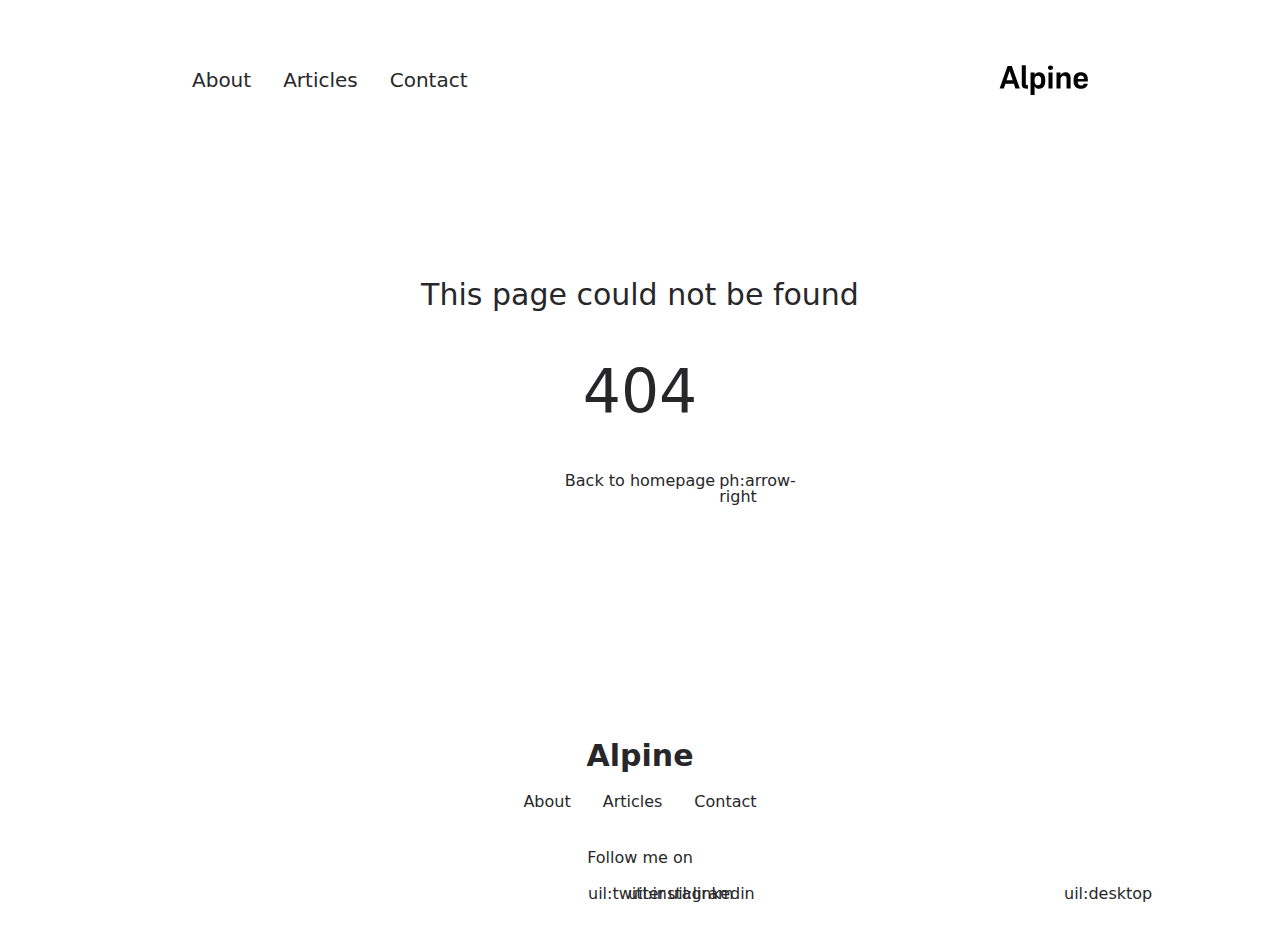
<file: 200.html>
<!DOCTYPE html><html lang="en"><head><meta charset="utf-8">
<meta name="viewport" content="width=device-width, initial-scale=1">
<link rel="stylesheet" href="/_nuxt/entry.PfdBwvuE.css">
<link rel="modulepreload" as="script" crossorigin href="/_nuxt/entry.4CEYzNrl.js">
<link rel="prefetch" as="style" href="/_nuxt/article.3v0cPUxw.css">
<link rel="prefetch" as="style" href="/_nuxt/ProseA.vTZszLgp.css">
<link rel="prefetch" as="script" crossorigin href="/_nuxt/article.RS3uqzmz.js">
<link rel="prefetch" as="script" crossorigin href="/_nuxt/ProseA.UMXOojJ-.js">
<link rel="prefetch" as="script" crossorigin href="/_nuxt/date.3uOv5BcS.js">
<link rel="prefetch" as="script" crossorigin href="/_nuxt/default.zphoeLV9.js">
<link rel="prefetch" as="script" crossorigin href="/_nuxt/page.oD5bKfIr.js">
<link rel="prefetch" as="script" crossorigin href="/_nuxt/client-db.0obvhj9w.js">
<link rel="prefetch" as="script" crossorigin href="/_nuxt/slugify.YXDfRyGl.js">
<link rel="prefetch" as="style" href="/_nuxt/useStudio.3MfaGMCn.css">
<link rel="prefetch" as="script" crossorigin href="/_nuxt/useStudio.QmSKzqsR.js">
<link rel="prefetch" as="script" crossorigin href="/_nuxt/query.4mAxjKfx.js">
<link rel="prefetch" as="script" crossorigin href="/_nuxt/preview.h8CehpnJ.js">
<link rel="prefetch" as="style" href="/_nuxt/error-404._LjjY-y0.css">
<link rel="prefetch" as="script" crossorigin href="/_nuxt/error-404.vJo03SPE.js">
<link rel="prefetch" as="style" href="/_nuxt/error-500.Ke0_YfD7.css">
<link rel="prefetch" as="script" crossorigin href="/_nuxt/error-500.SFF6iUlz.js">
<script type="module" src="/_nuxt/entry.4CEYzNrl.js" crossorigin></script><style id="pinceau-runtime-hydratable">undefined</style><style id="pinceau-theme">@media { :root {--pinceau-mq: initial; --alpine-readableLine: 68ch;--alpine-backdrop-backgroundColor: #f4f4f5b3;--prose-code-inline-padding: 0.2rem 0.375rem 0.2rem 0.375rem;--prose-code-block-backdropFilter: contrast(1);--prose-code-block-border-style: solid;--prose-code-block-border-width: 1px;--prose-tbody-tr-borderBottom-style: dashed;--prose-tbody-tr-borderBottom-width: 1px;--prose-th-textAlign: inherit;--prose-thead-borderBottom-style: solid;--prose-thead-borderBottom-width: 1px;--prose-thead-border-style: solid;--prose-thead-border-width: 0px;--prose-table-textAlign: start;--prose-hr-width: 1px;--prose-hr-style: solid;--prose-li-listStylePosition: outside;--prose-ol-li-markerColor: currentColor;--prose-ol-paddingInlineStart: 21px;--prose-ol-listStyleType: decimal;--prose-ul-li-markerColor: currentColor;--prose-ul-paddingInlineStart: 21px;--prose-ul-listStyleType: disc;--prose-blockquote-border-style: solid;--prose-blockquote-border-width: 4px;--prose-blockquote-quotes: '201C' '201D' '2018' '2019';--prose-blockquote-paddingInlineStart: 24px;--prose-a-code-color-hover: currentColor;--prose-a-code-color-static: currentColor;--prose-a-hasCode-borderBottom: none;--prose-a-border-distance: 2px;--prose-a-border-color-hover: currentColor;--prose-a-border-color-static: currentColor;--prose-a-border-style-hover: solid;--prose-a-border-style-static: dashed;--prose-a-border-width: 1px;--prose-a-color-static: inherit;--prose-a-textDecoration: none;--prose-h6-margin: 3rem 0 2rem;--prose-h5-margin: 3rem 0 2rem;--prose-h4-margin: 3rem 0 2rem;--prose-h3-margin: 3rem 0 2rem;--prose-h2-margin: 3rem 0 2rem;--prose-h1-margin: 0 0 2rem;--prose-p-fontSize: 18px;--typography-lead-loose: 2;--typography-lead-relaxed: 1.625;--typography-lead-normal: 1.5;--typography-lead-snug: 1.375;--typography-lead-tight: 1.25;--typography-lead-none: 1;--typography-lead-10: 2.5rem;--typography-lead-9: 2.25rem;--typography-lead-8: 2rem;--typography-lead-7: 1.75rem;--typography-lead-6: 1.5rem;--typography-lead-5: 1.25rem;--typography-lead-4: 1rem;--typography-lead-3: .75rem;--typography-lead-2: .5rem;--typography-lead-1: .025rem;--typography-fontWeight-black: 900;--typography-fontWeight-extrabold: 800;--typography-fontWeight-bold: 700;--typography-fontWeight-semibold: 600;--typography-fontWeight-medium: 500;--typography-fontWeight-normal: 400;--typography-fontWeight-light: 300;--typography-fontWeight-extralight: 200;--typography-fontWeight-thin: 100;--typography-fontSize-9xl: 128px;--typography-fontSize-8xl: 96px;--typography-fontSize-7xl: 72px;--typography-fontSize-6xl: 60px;--typography-fontSize-5xl: 48px;--typography-fontSize-4xl: 36px;--typography-fontSize-3xl: 30px;--typography-fontSize-2xl: 24px;--typography-fontSize-xl: 20px;--typography-fontSize-lg: 18px;--typography-fontSize-base: 16px;--typography-fontSize-sm: 14px;--typography-fontSize-xs: 12px;--typography-letterSpacing-wide: 0.025em;--typography-letterSpacing-tight: -0.025em;--typography-verticalMargin-base: 24px;--typography-verticalMargin-sm: 16px;--elements-border-secondary-hover: [object Object];--elements-backdrop-background: #fffc;--elements-backdrop-filter: saturate(200%) blur(20px);--elements-container-maxWidth: 64rem;--lead-loose: 2;--lead-relaxed: 1.625;--lead-normal: 1.5;--lead-snug: 1.375;--lead-tight: 1.25;--lead-none: 1;--lead-10: 2.5rem;--lead-9: 2.25rem;--lead-8: 2rem;--lead-7: 1.75rem;--lead-6: 1.5rem;--lead-5: 1.25rem;--lead-4: 1rem;--lead-3: .75rem;--lead-2: .5rem;--lead-1: .025rem;--letterSpacing-widest: 0.1em;--letterSpacing-wider: 0.05em;--letterSpacing-wide: 0.025em;--letterSpacing-normal: 0em;--letterSpacing-tight: -0.025em;--letterSpacing-tighter: -0.05em;--fontSize-9xl: 8rem;--fontSize-8xl: 6rem;--fontSize-7xl: 4.5rem;--fontSize-6xl: 3.75rem;--fontSize-5xl: 3rem;--fontSize-4xl: 2.25rem;--fontSize-3xl: 1.875rem;--fontSize-2xl: 1.5rem;--fontSize-xl: 1.25rem;--fontSize-lg: 1.125rem;--fontSize-base: 1rem;--fontSize-sm: 0.875rem;--fontSize-xs: 0.75rem;--fontWeight-black: 900;--fontWeight-extrabold: 800;--fontWeight-bold: 700;--fontWeight-semibold: 600;--fontWeight-medium: 500;--fontWeight-normal: 400;--fontWeight-light: 300;--fontWeight-extralight: 200;--fontWeight-thin: 100;--font-mono: ui-monospace, SFMono-Regular, Menlo, Monaco, Consolas, Liberation Mono, Courier New, monospace;--font-serif: ui-serif, Georgia, Cambria, Times New Roman, Times, serif;--font-sans: ui-sans-serif, system-ui, -apple-system, BlinkMacSystemFont, Segoe UI, Roboto, Helvetica Neue, Arial, Noto Sans, sans-serif, Apple Color Emoji, Segoe UI Emoji, Segoe UI Symbol, Noto Color Emoji;--opacity-total: 1;--opacity-high: 0.8;--opacity-medium: 0.5;--opacity-soft: 0.3;--opacity-light: 0.15;--opacity-bright: 0.1;--opacity-noOpacity: 0;--borderWidth-lg: 3px;--borderWidth-md: 2px;--borderWidth-sm: 1px;--borderWidth-noBorder: 0;--space-rem-875: 0.875rem;--space-rem-625: 0.625rem;--space-rem-375: 0.375rem;--space-rem-125: 0.125rem;--space-px: 1px;--space-128: 32rem;--space-96: 24rem;--space-80: 20rem;--space-72: 18rem;--space-64: 16rem;--space-60: 15rem;--space-56: 14rem;--space-52: 13rem;--space-48: 12rem;--space-44: 11rem;--space-40: 10rem;--space-36: 9rem;--space-32: 8rem;--space-28: 7rem;--space-24: 6rem;--space-20: 5rem;--space-16: 4rem;--space-14: 3.5rem;--space-12: 3rem;--space-11: 2.75rem;--space-10: 2.5rem;--space-9: 2.25rem;--space-8: 2rem;--space-7: 1.75rem;--space-6: 1.5rem;--space-5: 1.25rem;--space-4: 1rem;--space-3: 0.75rem;--space-2: 0.5rem;--space-1: 0.25rem;--space-0: 0px;--size-full: 100%;--size-7xl: 80rem;--size-6xl: 72rem;--size-5xl: 64rem;--size-4xl: 56rem;--size-3xl: 48rem;--size-2xl: 42rem;--size-xl: 36rem;--size-lg: 32rem;--size-md: 28rem;--size-sm: 24rem;--size-xs: 20rem;--size-200: 200px;--size-104: 104px;--size-80: 80px;--size-64: 64px;--size-56: 56px;--size-48: 48px;--size-40: 40px;--size-32: 32px;--size-24: 24px;--size-20: 20px;--size-16: 16px;--size-12: 12px;--size-8: 8px;--size-6: 6px;--size-4: 4px;--size-2: 2px;--size-0: 0px;--radii-full: 9999px;--radii-3xl: 1.75rem;--radii-2xl: 1.5rem;--radii-xl: 1rem;--radii-lg: 0.75rem;--radii-md: 0.5rem;--radii-sm: 0.375rem;--radii-xs: 0.25rem;--radii-2xs: 0.125rem;--radii-none: 0px;--shadow-none: 0px 0px 0px 0px transparent;--shadow-lg: 0px 10px 15px -3px #000000, 0px 4px 6px -4px #000000;--shadow-md: 0px 4px 6px -1px #000000, 0px 2px 4px -2px #000000;--shadow-sm: 0px 1px 3px 0px #000000, 0px 1px 2px -1px #000000;--shadow-xs: 0px 1px 2px 0px #000000;--height-screen: 100vh;--width-screen: 100vw;--color-primary-900: #002e38;--color-primary-800: #005c70;--color-primary-700: #008aa9;--color-primary-600: #00b9e1;--color-primary-500: #1ad6ff;--color-primary-400: #40ddff;--color-primary-300: #66e4ff;--color-primary-200: #8deaff;--color-primary-100: #b3f1ff;--color-primary-50: #d9f8ff;--color-ruby-900: #380011;--color-ruby-800: #700021;--color-ruby-700: #a90032;--color-ruby-600: #e10043;--color-ruby-500: #ff1a5e;--color-ruby-400: #ff4079;--color-ruby-300: #ff6694;--color-ruby-200: #ff8dae;--color-ruby-100: #ffb3c9;--color-ruby-50: #ffd9e4;--color-pink-900: #380025;--color-pink-800: #70004b;--color-pink-700: #a90070;--color-pink-600: #e10095;--color-pink-500: #ff1ab2;--color-pink-400: #ff40bf;--color-pink-300: #ff66cc;--color-pink-200: #ff8dd8;--color-pink-100: #ffb3e5;--color-pink-50: #ffd9f2;--color-purple-900: #190038;--color-purple-800: #330070;--color-purple-700: #4c00a9;--color-purple-600: #6500e1;--color-purple-500: #811aff;--color-purple-400: #9640ff;--color-purple-300: #ab66ff;--color-purple-200: #c08dff;--color-purple-100: #d5b3ff;--color-purple-50: #ead9ff;--color-royalblue-900: #0b0531;--color-royalblue-800: #160a62;--color-royalblue-700: #211093;--color-royalblue-600: #2c15c4;--color-royalblue-500: #4127e8;--color-royalblue-400: #614bec;--color-royalblue-300: #806ff0;--color-royalblue-200: #a093f3;--color-royalblue-100: #c0b7f7;--color-royalblue-50: #dfdbfb;--color-indigoblue-900: #001238;--color-indigoblue-800: #002370;--color-indigoblue-700: #0035a9;--color-indigoblue-600: #0047e1;--color-indigoblue-500: #1a62ff;--color-indigoblue-400: #407cff;--color-indigoblue-300: #6696ff;--color-indigoblue-200: #8db0ff;--color-indigoblue-100: #b3cbff;--color-indigoblue-50: #d9e5ff;--color-blue-900: #002438;--color-blue-800: #004870;--color-blue-700: #006ca9;--color-blue-600: #0090e1;--color-blue-500: #1aadff;--color-blue-400: #40bbff;--color-blue-300: #66c8ff;--color-blue-200: #8dd6ff;--color-blue-100: #b3e4ff;--color-blue-50: #d9f1ff;--color-lightblue-900: #002e38;--color-lightblue-800: #005c70;--color-lightblue-700: #008aa9;--color-lightblue-600: #00b9e1;--color-lightblue-500: #1ad6ff;--color-lightblue-400: #40ddff;--color-lightblue-300: #66e4ff;--color-lightblue-200: #8deaff;--color-lightblue-100: #b3f1ff;--color-lightblue-50: #d9f8ff;--color-teal-900: #062a28;--color-teal-800: #0b544f;--color-teal-700: #117d77;--color-teal-600: #16a79e;--color-teal-500: #1cd1c6;--color-teal-400: #36e4da;--color-teal-300: #5fe9e1;--color-teal-200: #87efe9;--color-teal-100: #aff4f0;--color-teal-50: #d7faf8;--color-pear-900: #2a2b09;--color-pear-800: #545512;--color-pear-700: #7e801b;--color-pear-600: #a8aa24;--color-pear-500: #d0d32f;--color-pear-400: #d8da52;--color-pear-300: #e0e274;--color-pear-200: #e8e997;--color-pear-100: #eff0ba;--color-pear-50: #f7f8dc;--color-red-900: #380300;--color-red-800: #700700;--color-red-700: #a90a00;--color-red-600: #e10e00;--color-red-500: #ff281a;--color-red-400: #ff4c40;--color-red-300: #ff7066;--color-red-200: #ff948d;--color-red-100: #ffb7b3;--color-red-50: #ffdbd9;--color-orange-900: #381800;--color-orange-800: #702f00;--color-orange-700: #a94700;--color-orange-600: #e15e00;--color-orange-500: #ff7a1a;--color-orange-400: #ff9040;--color-orange-300: #ffa666;--color-orange-200: #ffbd8d;--color-orange-100: #ffd3b3;--color-orange-50: #ffe9d9;--color-yellow-900: #362b03;--color-yellow-800: #6d5605;--color-yellow-700: #a38108;--color-yellow-600: #daac0a;--color-yellow-500: #f5c828;--color-yellow-400: #f7d14c;--color-yellow-300: #f8da70;--color-yellow-200: #fae393;--color-yellow-100: #fcedb7;--color-yellow-50: #fdf6db;--color-green-900: #003f25;--color-green-800: #005e38;--color-green-700: #007e4a;--color-green-600: #009d5d;--color-green-500: #00bd6f;--color-green-400: #00dc82;--color-green-300: #30ffaa;--color-green-200: #83ffcc;--color-green-100: #acffdd;--color-green-50: #d6ffee;--color-gray-900: #18181B;--color-gray-800: #27272A;--color-gray-700: #3f3f46;--color-gray-600: #52525B;--color-gray-500: #71717A;--color-gray-400: #a1a1aa;--color-gray-300: #D4d4d8;--color-gray-200: #e4e4e7;--color-gray-100: #f4f4f5;--color-gray-50: #fafafa;--color-black: #0c0c0d;--color-white: #FFFFFF;--media-portrait: only screen and (orientation: portrait);--media-landscape: only screen and (orientation: landscape);--media-rm: (prefers-reduced-motion: reduce);--media-2xl: (min-width: 1536px);--media-xl: (min-width: 1280px);--media-lg: (min-width: 1024px);--media-md: (min-width: 768px);--media-sm: (min-width: 640px);--media-xs: (min-width: 475px);--alpine-body-color: var(--color-gray-800);--alpine-body-backgroundColor: var(--color-white);--prose-code-inline-fontWeight: var(--typography-fontWeight-normal);--prose-code-inline-fontSize: var(--typography-fontSize-sm);--prose-code-inline-borderRadius: var(--radii-xs);--prose-code-block-pre-padding: var(--typography-verticalMargin-sm);--prose-code-block-margin: var(--typography-verticalMargin-base) 0;--prose-code-block-fontSize: var(--typography-fontSize-sm);--prose-tbody-code-inline-fontSize: var(--typography-fontSize-sm);--prose-tbody-td-padding: var(--typography-verticalMargin-sm);--prose-th-fontWeight: var(--typography-fontWeight-semibold);--prose-th-padding: 0 var(--typography-verticalMargin-sm) var(--typography-verticalMargin-sm) var(--typography-verticalMargin-sm);--prose-table-lineHeight: var(--typography-lead-6);--prose-table-fontSize: var(--typography-fontSize-sm);--prose-table-margin: var(--typography-verticalMargin-base) 0;--prose-hr-margin: var(--typography-verticalMargin-base) 0;--prose-li-margin: var(--typography-verticalMargin-sm) 0;--prose-ol-margin: var(--typography-verticalMargin-base) 0;--prose-ul-margin: var(--typography-verticalMargin-base) 0;--prose-blockquote-margin: var(--typography-verticalMargin-base) 0;--prose-a-code-border-style: var(--prose-a-border-style-static);--prose-a-code-border-width: var(--prose-a-border-width);--prose-a-fontWeight: var(--typography-fontWeight-medium);--prose-img-margin: var(--typography-verticalMargin-base) 0;--prose-strong-fontWeight: var(--typography-fontWeight-semibold);--prose-h6-iconSize: var(--typography-fontSize-base);--prose-h6-fontWeight: var(--typography-fontWeight-semibold);--prose-h6-lineHeight: var(--typography-lead-normal);--prose-h6-fontSize: var(--typography-fontSize-lg);--prose-h5-iconSize: var(--typography-fontSize-lg);--prose-h5-fontWeight: var(--typography-fontWeight-semibold);--prose-h5-lineHeight: var(--typography-lead-snug);--prose-h5-fontSize: var(--typography-fontSize-xl);--prose-h4-iconSize: var(--typography-fontSize-lg);--prose-h4-letterSpacing: var(--typography-letterSpacing-tight);--prose-h4-fontWeight: var(--typography-fontWeight-semibold);--prose-h4-lineHeight: var(--typography-lead-snug);--prose-h4-fontSize: var(--typography-fontSize-2xl);--prose-h3-iconSize: var(--typography-fontSize-xl);--prose-h3-letterSpacing: var(--typography-letterSpacing-tight);--prose-h3-fontWeight: var(--typography-fontWeight-semibold);--prose-h3-lineHeight: var(--typography-lead-snug);--prose-h3-fontSize: var(--typography-fontSize-3xl);--prose-h2-iconSize: var(--typography-fontSize-2xl);--prose-h2-letterSpacing: var(--typography-letterSpacing-tight);--prose-h2-fontWeight: var(--typography-fontWeight-semibold);--prose-h2-lineHeight: var(--typography-lead-tight);--prose-h2-fontSize: var(--typography-fontSize-4xl);--prose-h1-iconSize: var(--typography-fontSize-3xl);--prose-h1-letterSpacing: var(--typography-letterSpacing-tight);--prose-h1-fontWeight: var(--typography-fontWeight-bold);--prose-h1-lineHeight: var(--typography-lead-tight);--prose-h1-fontSize: var(--typography-fontSize-5xl);--prose-p-br-margin: var(--typography-verticalMargin-base) 0 0 0;--prose-p-margin: var(--typography-verticalMargin-base) 0;--prose-p-lineHeight: var(--typography-lead-normal);--typography-color-primary-900: var(--color-primary-900);--typography-color-primary-800: var(--color-primary-800);--typography-color-primary-700: var(--color-primary-700);--typography-color-primary-600: var(--color-primary-600);--typography-color-primary-500: var(--color-primary-500);--typography-color-primary-400: var(--color-primary-400);--typography-color-primary-300: var(--color-primary-300);--typography-color-primary-200: var(--color-primary-200);--typography-color-primary-100: var(--color-primary-100);--typography-color-primary-50: var(--color-primary-50);--typography-font-code: var(--font-mono);--typography-font-body: var(--font-sans);--typography-font-display: var(--font-sans);--typography-body-backgroundColor: var(--color-white);--typography-body-color: var(--color-black);--elements-state-danger-borderColor-secondary: var(--color-red-200);--elements-state-danger-borderColor-primary: var(--color-red-100);--elements-state-danger-backgroundColor-secondary: var(--color-red-100);--elements-state-danger-backgroundColor-primary: var(--color-red-50);--elements-state-danger-color-secondary: var(--color-red-600);--elements-state-danger-color-primary: var(--color-red-500);--elements-state-warning-borderColor-secondary: var(--color-yellow-200);--elements-state-warning-borderColor-primary: var(--color-yellow-100);--elements-state-warning-backgroundColor-secondary: var(--color-yellow-100);--elements-state-warning-backgroundColor-primary: var(--color-yellow-50);--elements-state-warning-color-secondary: var(--color-yellow-700);--elements-state-warning-color-primary: var(--color-yellow-600);--elements-state-success-borderColor-secondary: var(--color-green-200);--elements-state-success-borderColor-primary: var(--color-green-100);--elements-state-success-backgroundColor-secondary: var(--color-green-100);--elements-state-success-backgroundColor-primary: var(--color-green-50);--elements-state-success-color-secondary: var(--color-green-600);--elements-state-success-color-primary: var(--color-green-500);--elements-state-info-borderColor-secondary: var(--color-blue-200);--elements-state-info-borderColor-primary: var(--color-blue-100);--elements-state-info-backgroundColor-secondary: var(--color-blue-100);--elements-state-info-backgroundColor-primary: var(--color-blue-50);--elements-state-info-color-secondary: var(--color-blue-600);--elements-state-info-color-primary: var(--color-blue-500);--elements-state-primary-borderColor-secondary: var(--color-primary-200);--elements-state-primary-borderColor-primary: var(--color-primary-100);--elements-state-primary-backgroundColor-secondary: var(--color-primary-100);--elements-state-primary-backgroundColor-primary: var(--color-primary-50);--elements-state-primary-color-secondary: var(--color-primary-700);--elements-state-primary-color-primary: var(--color-primary-600);--elements-surface-secondary-backgroundColor: var(--color-gray-200);--elements-surface-primary-backgroundColor: var(--color-gray-100);--elements-surface-background-base: var(--color-gray-100);--elements-border-secondary-static: var(--color-gray-200);--elements-border-primary-hover: var(--color-gray-200);--elements-border-primary-static: var(--color-gray-100);--elements-container-padding-md: var(--space-16);--elements-container-padding-sm: var(--space-12);--elements-container-padding-xs: var(--space-8);--elements-container-padding-mobile: var(--space-6);--elements-text-secondary-color-hover: var(--color-gray-700);--elements-text-secondary-color-static: var(--color-gray-500);--elements-text-primary-color-static: var(--color-gray-900);--text-6xl-lineHeight: var(--lead-none);--text-6xl-fontSize: var(--fontSize-6xl);--text-5xl-lineHeight: var(--lead-none);--text-5xl-fontSize: var(--fontSize-5xl);--text-4xl-lineHeight: var(--lead-10);--text-4xl-fontSize: var(--fontSize-4xl);--text-3xl-lineHeight: var(--lead-9);--text-3xl-fontSize: var(--fontSize-3xl);--text-2xl-lineHeight: var(--lead-8);--text-2xl-fontSize: var(--fontSize-2xl);--text-xl-lineHeight: var(--lead-7);--text-xl-fontSize: var(--fontSize-xl);--text-lg-lineHeight: var(--lead-7);--text-lg-fontSize: var(--fontSize-lg);--text-base-lineHeight: var(--lead-6);--text-base-fontSize: var(--fontSize-base);--text-sm-lineHeight: var(--lead-5);--text-sm-fontSize: var(--fontSize-sm);--text-xs-lineHeight: var(--lead-4);--text-xs-fontSize: var(--fontSize-xs);--shadow-2xl: 0px 25px 50px -12px var(--color-gray-900);--shadow-xl: 0px 20px 25px -5px var(--color-gray-400), 0px 8px 10px -6px #000000;--color-secondary-900: var(--color-gray-900);--color-secondary-800: var(--color-gray-800);--color-secondary-700: var(--color-gray-700);--color-secondary-600: var(--color-gray-600);--color-secondary-500: var(--color-gray-500);--color-secondary-400: var(--color-gray-400);--color-secondary-300: var(--color-gray-300);--color-secondary-200: var(--color-gray-200);--color-secondary-100: var(--color-gray-100);--color-secondary-50: var(--color-gray-50);--prose-a-code-background-hover: var(--typography-color-primary-50);--prose-a-code-border-color-hover: var(--typography-color-primary-500);--prose-a-color-hover: var(--typography-color-primary-500);--typography-color-secondary-900: var(--color-secondary-900);--typography-color-secondary-800: var(--color-secondary-800);--typography-color-secondary-700: var(--color-secondary-700);--typography-color-secondary-600: var(--color-secondary-600);--typography-color-secondary-500: var(--color-secondary-500);--typography-color-secondary-400: var(--color-secondary-400);--typography-color-secondary-300: var(--color-secondary-300);--typography-color-secondary-200: var(--color-secondary-200);--typography-color-secondary-100: var(--color-secondary-100);--typography-color-secondary-50: var(--color-secondary-50);--prose-code-inline-backgroundColor: var(--typography-color-secondary-100);--prose-code-inline-color: var(--typography-color-secondary-700);--prose-code-block-backgroundColor: var(--typography-color-secondary-100);--prose-code-block-color: var(--typography-color-secondary-700);--prose-code-block-border-color: var(--typography-color-secondary-200);--prose-tbody-tr-borderBottom-color: var(--typography-color-secondary-200);--prose-th-color: var(--typography-color-secondary-600);--prose-thead-borderBottom-color: var(--typography-color-secondary-200);--prose-thead-border-color: var(--typography-color-secondary-300);--prose-hr-color: var(--typography-color-secondary-200);--prose-blockquote-border-color: var(--typography-color-secondary-200);--prose-blockquote-color: var(--typography-color-secondary-500);--prose-a-code-border-color-static: var(--typography-color-secondary-400); } }@media { :root.dark {--pinceau-mq: dark; --alpine-backdrop-backgroundColor: #18181bb3;--prose-code-block-backdropFilter: contrast(1);--prose-ol-li-markerColor: currentColor;--prose-ul-li-markerColor: currentColor;--prose-a-code-color-hover: currentColor;--prose-a-code-color-static: currentColor;--prose-a-border-color-hover: currentColor;--prose-a-border-color-static: currentColor;--prose-a-color-static: inherit;--elements-backdrop-background: #0c0d0ccc;--alpine-body-color: var(--color-gray-200);--alpine-body-backgroundColor: var(--color-black);--typography-body-backgroundColor: var(--color-black);--typography-body-color: var(--color-white);--elements-state-danger-borderColor-secondary: var(--color-red-700);--elements-state-danger-borderColor-primary: var(--color-red-800);--elements-state-danger-backgroundColor-secondary: var(--color-red-800);--elements-state-danger-backgroundColor-primary: var(--color-red-900);--elements-state-danger-color-secondary: var(--color-red-200);--elements-state-danger-color-primary: var(--color-red-300);--elements-state-warning-borderColor-secondary: var(--color-yellow-700);--elements-state-warning-borderColor-primary: var(--color-yellow-800);--elements-state-warning-backgroundColor-secondary: var(--color-yellow-800);--elements-state-warning-backgroundColor-primary: var(--color-yellow-900);--elements-state-warning-color-secondary: var(--color-yellow-200);--elements-state-warning-color-primary: var(--color-yellow-400);--elements-state-success-borderColor-secondary: var(--color-green-700);--elements-state-success-borderColor-primary: var(--color-green-800);--elements-state-success-backgroundColor-secondary: var(--color-green-800);--elements-state-success-backgroundColor-primary: var(--color-green-900);--elements-state-success-color-secondary: var(--color-green-200);--elements-state-success-color-primary: var(--color-green-400);--elements-state-info-borderColor-secondary: var(--color-blue-700);--elements-state-info-borderColor-primary: var(--color-blue-800);--elements-state-info-backgroundColor-secondary: var(--color-blue-800);--elements-state-info-backgroundColor-primary: var(--color-blue-900);--elements-state-info-color-secondary: var(--color-blue-200);--elements-state-info-color-primary: var(--color-blue-400);--elements-state-primary-borderColor-secondary: var(--color-primary-700);--elements-state-primary-borderColor-primary: var(--color-primary-800);--elements-state-primary-backgroundColor-secondary: var(--color-primary-800);--elements-state-primary-backgroundColor-primary: var(--color-primary-900);--elements-state-primary-color-secondary: var(--color-primary-200);--elements-state-primary-color-primary: var(--color-primary-400);--elements-surface-secondary-backgroundColor: var(--color-gray-800);--elements-surface-primary-backgroundColor: var(--color-gray-900);--elements-surface-background-base: var(--color-gray-900);--elements-border-secondary-static: var(--color-gray-800);--elements-border-primary-hover: var(--color-gray-800);--elements-border-primary-static: var(--color-gray-900);--elements-text-secondary-color-hover: var(--color-gray-200);--elements-text-secondary-color-static: var(--color-gray-400);--elements-text-primary-color-static: var(--color-gray-50);--prose-a-code-background-hover: var(--typography-color-primary-900);--prose-a-code-border-color-hover: var(--typography-color-primary-600);--prose-a-color-hover: var(--typography-color-primary-400);--prose-code-inline-backgroundColor: var(--typography-color-secondary-800);--prose-code-inline-color: var(--typography-color-secondary-200);--prose-code-block-backgroundColor: var(--typography-color-secondary-900);--prose-code-block-color: var(--typography-color-secondary-200);--prose-code-block-border-color: var(--typography-color-secondary-800);--prose-tbody-tr-borderBottom-color: var(--typography-color-secondary-800);--prose-th-color: var(--typography-color-secondary-400);--prose-thead-borderBottom-color: var(--typography-color-secondary-800);--prose-thead-border-color: var(--typography-color-secondary-600);--prose-hr-color: var(--typography-color-secondary-800);--prose-blockquote-border-color: var(--typography-color-secondary-700);--prose-blockquote-color: var(--typography-color-secondary-400);--prose-a-code-border-color-static: var(--typography-color-secondary-600); } }</style><script>"use strict";(()=>{const a=window,e=document.documentElement,m=["dark","light"],c=window&&window.localStorage&&window.localStorage.getItem&&window.localStorage.getItem("nuxt-color-mode")||"system";let n=c==="system"?d():c;const l=e.getAttribute("data-color-mode-forced");l&&(n=l),i(n),a["__NUXT_COLOR_MODE__"]={preference:c,value:n,getColorScheme:d,addColorScheme:i,removeColorScheme:f};function i(o){const t=""+o+"",s="";e.classList?e.classList.add(t):e.className+=" "+t,s&&e.setAttribute("data-"+s,o)}function f(o){const t=""+o+"",s="";e.classList?e.classList.remove(t):e.className=e.className.replace(new RegExp(t,"g"),""),s&&e.removeAttribute("data-"+s)}function r(o){return a.matchMedia("(prefers-color-scheme"+o+")")}function d(){if(a.matchMedia&&r("").media!=="not all"){for(const o of m)if(r(":"+o).matches)return o}return"light"}})();
</script></head><body><div id="__nuxt"></div><script type="application/json" id="__NUXT_DATA__" data-ssr="false">[{"_errors":1,"serverRendered":2,"data":3,"state":4,"once":5},{},false,{},{},["Set"]]</script>
<script>window.__NUXT__={};window.__NUXT__.config={public:{FORMSPREE_URL:"",plausible:{hashMode:false,trackLocalhost:false,domain:"",apiHost:"https://plausible.io",autoPageviews:true,autoOutboundTracking:false},studio:{apiURL:"https://api.nuxt.studio"},mdc:{components:{prose:true,map:{p:"prose-p",a:"prose-a",blockquote:"prose-blockquote","code-inline":"prose-code-inline",code:"ProseCodeInline",em:"prose-em",h1:"prose-h1",h2:"prose-h2",h3:"prose-h3",h4:"prose-h4",h5:"prose-h5",h6:"prose-h6",hr:"prose-hr",img:"prose-img",ul:"prose-ul",ol:"prose-ol",li:"prose-li",strong:"prose-strong",table:"prose-table",thead:"prose-thead",tbody:"prose-tbody",td:"prose-td",th:"prose-th",tr:"prose-tr"}},headings:{anchorLinks:{h1:false,h2:true,h3:true,h4:true,h5:false,h6:false}}},content:{locales:[],defaultLocale:"",integrity:1704728161305,experimental:{stripQueryParameters:false,advanceQuery:false,clientDB:false},respectPathCase:false,api:{baseURL:"/api/_content"},navigation:{fields:["navTitle","layout"]},tags:{p:"prose-p",a:"prose-a",blockquote:"prose-blockquote","code-inline":"prose-code-inline",code:"ProseCodeInline",em:"prose-em",h1:"prose-h1",h2:"prose-h2",h3:"prose-h3",h4:"prose-h4",h5:"prose-h5",h6:"prose-h6",hr:"prose-hr",img:"prose-img",ul:"prose-ul",ol:"prose-ol",li:"prose-li",strong:"prose-strong",table:"prose-table",thead:"prose-thead",tbody:"prose-tbody",td:"prose-td",th:"prose-th",tr:"prose-tr"},highlight:{theme:{default:"github-light",dark:"github-dark"},preload:["json","js","ts","html","css","vue","diff","shell","markdown","yaml","bash","ini","c","cpp"]},wsUrl:"",documentDriven:{page:true,navigation:true,surround:true,globals:{},layoutFallbacks:["theme"],injectPage:true},host:"",trailingSlash:false,search:"",contentHead:true,anchorLinks:{depth:4,exclude:[1]}}},app:{baseURL:"/",buildAssetsDir:"/_nuxt/",cdnURL:""}}</script></body></html>
</file>
<file: _nuxt/entry.PfdBwvuE.css>
body{background-color:var(--alpine-body-backgroundColor);color:var(--alpine-body-color)}.light-img{display:block}.dark-img{display:none}@media (prefers-color-scheme:dark){html:not(.light) .dark-img{display:block}html:not(.light) .light-img{display:none}}html.dark .dark-img{display:block}html.dark .light-img{display:none}html{-webkit-font-smoothing:antialiased;-moz-osx-font-smoothing:grayscale}.sr-only{height:1px!important;margin:-1px!important;overflow:hidden!important;padding:0!important;position:absolute!important;width:1px!important;clip:rect(0,0,0,0)!important;border:0!important;white-space:nowrap!important}*,:after,:before{border:0 solid #e5e7eb;box-sizing:border-box}html{line-height:1.5;-webkit-text-size-adjust:100%;font-family:ui-sans-serif,system-ui,-apple-system,BlinkMacSystemFont,Segoe UI,Roboto,Helvetica Neue,Arial,Noto Sans,sans-serif,Apple Color Emoji,Segoe UI Emoji,Segoe UI Symbol,Noto Color Emoji;-moz-tab-size:4;-o-tab-size:4;tab-size:4}body{line-height:inherit;margin:0}hr{border-top-width:1px;color:inherit;height:0}abbr:where([title]){-webkit-text-decoration:underline dotted;text-decoration:underline dotted}h1,h2,h3,h4,h5,h6{font-size:inherit;font-weight:inherit}a{color:inherit;text-decoration:inherit}b,strong{font-weight:bolder}code,kbd,pre,samp{font-family:ui-monospace,SFMono-Regular,Menlo,Monaco,Consolas,Liberation Mono,Courier New,monospace;font-size:1em}small{font-size:80%}sub,sup{font-size:75%;line-height:0;position:relative;vertical-align:baseline}sub{bottom:-.25em}sup{top:-.5em}table{border-collapse:collapse;border-color:inherit;text-indent:0}button,input,optgroup,select,textarea{color:inherit;font-family:inherit;font-size:100%;font-weight:inherit;line-height:inherit;margin:0;padding:0}button,select{text-transform:none}[type=button],[type=reset],[type=submit],button{-webkit-appearance:button;background-color:transparent;background-image:none}:-moz-focusring{outline:auto}:-moz-ui-invalid{box-shadow:none}progress{vertical-align:baseline}::-webkit-inner-spin-button,::-webkit-outer-spin-button{height:auto}[type=search]{-webkit-appearance:textfield;outline-offset:-2px}::-webkit-search-decoration{-webkit-appearance:none}::-webkit-file-upload-button{-webkit-appearance:button;font:inherit}summary{display:list-item}blockquote,dd,dl,figure,h1,h2,h3,h4,h5,h6,hr,p,pre{margin:0}fieldset{margin:0}fieldset,legend{padding:0}menu,ol,ul{list-style:none;margin:0;padding:0}textarea{resize:vertical}input::-moz-placeholder,textarea::-moz-placeholder{color:#9ca3af;opacity:1}input::placeholder,textarea::placeholder{color:#9ca3af;opacity:1}[role=button],button{cursor:pointer}:disabled{cursor:default}audio,canvas,embed,iframe,img,object,svg,video{display:block;vertical-align:middle}img,video{height:auto;max-width:100%}[hidden]{display:none}.nuxt-progress{background:repeating-linear-gradient(90deg,#00dc82 0,#34cdfe 50%,#0047e1);left:0;opacity:1;position:fixed;right:0;top:0;transition:width .1s,height .4s,opacity .4s;width:0;z-index:999999}nav ul[data-v-e3ac3110]{display:flex;flex-direction:column;gap:var(--space-4);justify-content:center;width:100%}@media (min-width:640px){nav ul[data-v-e3ac3110]{flex-direction:row;gap:var(--space-8)}}nav ul a[data-v-e3ac3110]{position:relative}nav ul a.router-link-active[data-v-e3ac3110]{color:var(--color-primary-500)}nav ul a .underline-fx[data-v-e3ac3110]{background-color:currentColor;bottom:-4px;height:1px;position:absolute;transition:width .2s ease-in-out;width:0}a:hover :is(nav ul a .underline-fx):is(nav ul a .underline-fx[data-v-e3ac3110]){width:100%}header[data-v-3e3eaefb]{--header-padding:var(--space-16);--logo-height:var(--space-8);align-items:center;display:grid;gap:var(--space-4);grid-template-columns:repeat(12,minmax(0,1fr));padding-bottom:var(--header-padding);padding-top:var(--header-padding);position:relative}header .menu[data-v-3e3eaefb]{display:flex;position:absolute}header .menu[data-v-3e3eaefb] :hover{color:var(--color-primary-500)}.left :is(header .menu):is(header .menu[data-v-3e3eaefb]){right:0}@media (min-width:640px){header .menu[data-v-3e3eaefb]{display:none}}header .overlay[data-v-3e3eaefb]{-webkit-backdrop-filter:blur(20px);backdrop-filter:blur(20px);background-color:var(--alpine-backdrop-backgroundColor);border:1px solid var(--color-gray-200);border-radius:var(--radii-md);font-size:var(--text-lg-fontSize);font-weight:var(--fontWeight-medium);line-height:var(--text-lg-lineHeight);padding:var(--space-6);padding-right:var(--space-24);perspective:2000px;position:absolute;top:calc(var(--header-padding) + var(--logo-height) + var(--space-2));transform-origin:top;transition:all .25s;will-change:opacity,transform}header .overlay[data-v-3e3eaefb]:not(.show){opacity:0;transform:translateY(-10px) rotateY(-8deg) rotateX(-20deg)}.left :is(header .overlay:not(.show)):is(header .overlay[data-v-3e3eaefb]:not(.show)){transform:translateY(-10px) rotateY(8deg) rotateX(-20deg)}header .overlay[data-v-3e3eaefb]:not(.show){pointer-events:none}.left :is(header .overlay):is(header .overlay[data-v-3e3eaefb]){padding:var(--space-6);padding-left:var(--space-16);right:0;text-align:right}@media (min-width:640px){header .overlay[data-v-3e3eaefb]{display:none}}:root.dark header .overlay[data-v-3e3eaefb]{border-color:var(--color-gray-800)}header .logo[data-v-3e3eaefb]{display:flex;grid-column:span 12/span 12;height:var(--logo-height)}header .logo a[data-v-3e3eaefb]{display:flex}.center :is(header .logo):is(header .logo[data-v-3e3eaefb]){grid-column:span 12/span 12;justify-content:center}.right :is(header .logo):is(header .logo[data-v-3e3eaefb]){justify-content:flex-end}@media (min-width:640px){header .logo[data-v-3e3eaefb]{grid-column:span 4/span 4;grid-column-start:auto}.right :is(header .logo):is(header .logo[data-v-3e3eaefb]){order:2}}header .logo .fallback[data-v-3e3eaefb]{font-size:var(--text-2xl-fontSize);font-weight:var(--fontWeight-semibold);line-height:var(--text-2xl-lineHeight)}header .main-nav[data-v-3e3eaefb]{display:none}@media (min-width:640px){header .main-nav[data-v-3e3eaefb]{display:flex;font-size:var(--text-xl-fontSize);font-weight:var(--fontWeight-medium);grid-column:span 8/span 8;line-height:var(--text-xl-lineHeight)}.center :is(header .main-nav):is(header .main-nav[data-v-3e3eaefb]){grid-column:span 12/span 12;justify-content:center}.right :is(header .main-nav):is(header .main-nav[data-v-3e3eaefb]){justify-content:flex-start}.left :is(header .main-nav):is(header .main-nav[data-v-3e3eaefb]){justify-content:flex-end}}.icon[data-v-6aa804ec]{display:inline-block;vertical-align:middle}a[data-v-c683a490]{--social-icon-size:24px;display:flex;height:24px;height:var(--social-icon-size);width:24px;width:var(--social-icon-size)}a[data-v-c683a490] :hover{color:var(--color-primary-500)}a svg[data-v-c683a490]{height:100%;width:100%}button[data-v-6d712b57]{display:flex;--color-mode-switcher-size:24px;height:24px;height:var(--color-mode-switcher-size);width:24px;width:var(--color-mode-switcher-size)}button[data-v-6d712b57] :hover{color:var(--color-primary-500)}button svg[data-v-6d712b57]{height:100%;width:100%}footer[data-v-86c3c5f3]{align-items:center;display:flex;flex-direction:column;margin-top:var(--space-24);padding-bottom:var(--space-8);padding-top:var(--space-8)}footer.left[data-v-86c3c5f3]{align-items:flex-start}footer.right[data-v-86c3c5f3]{align-items:flex-end}@media (min-width:768px){footer[data-v-86c3c5f3]{min-height:var(--space-36)}}footer .credits[data-v-86c3c5f3]{font-size:var(--text-3xl-fontSize);font-weight:var(--fontWeight-bold);line-height:var(--text-3xl-lineHeight);margin-bottom:var(--space-4)}footer .navigation[data-v-86c3c5f3]{display:none}@media (min-width:640px){footer .navigation[data-v-86c3c5f3]{display:flex;font-size:var(--text-base-fontSize);font-weight:var(--fontWeight-medium);line-height:var(--text-base-lineHeight);margin-bottom:var(--space-8)}}footer .message[data-v-86c3c5f3]{margin-bottom:var(--space-4);text-align:center}footer .icons[data-v-86c3c5f3]{display:grid;gap:var(--space-4);grid-template-columns:repeat(12,minmax(0,1fr));width:100%}.left :is(footer .icons):is(footer .icons[data-v-86c3c5f3]){align-items:center;display:flex;justify-content:space-between}.right :is(footer .icons):is(footer .icons[data-v-86c3c5f3]){align-items:center;display:flex;flex-direction:row-reverse;justify-content:space-between}footer .icons .social[data-v-86c3c5f3]{display:flex;gap:var(--space-4);grid-column:span 12/span 12;justify-content:center}@media (min-width:475px){footer .icons .social[data-v-86c3c5f3]{grid-column:span 4/span 4;grid-column-start:5}}footer .icons .color-mode-switch[data-v-86c3c5f3]{display:flex;grid-column:span 12/span 12;justify-content:center}@media (min-width:475px){footer .icons .color-mode-switch[data-v-86c3c5f3]{grid-column:span 2/span 2;grid-column-start:11;justify-content:flex-end}}.container[data-v-df4e3f1a]{margin-inline-end:auto;margin-inline-start:auto;width:100%}.app-layout[data-v-10310f13]{min-width:var(--size-xs)}html{font-family:var(--font-sans)}
</file>
<file: _nuxt/DocumentDrivenNotFound.a4axj5M5.css>
section[data-v-3400c701]{align-items:center;display:flex;flex-direction:column;justify-content:center;min-height:50vh}section .message[data-v-3400c701]{font-size:var(--text-3xl-fontSize);font-weight:var(--fontWeight-medium);line-height:var(--text-3xl-lineHeight)}section .status[data-v-3400c701]{font-size:var(--text-6xl-fontSize);line-height:var(--text-6xl-lineHeight);margin-bottom:var(--space-12);margin-top:var(--space-12)}section a[data-v-3400c701]{align-items:center;display:flex;position:relative}section a .icon[data-v-3400c701]{height:var(--space-5);position:absolute;right:calc(0px - var(--space-1));transform:translate(100%);width:var(--space-5)}
</file>
<file: _nuxt/Hero.SHc0XyvK.css>
.hero .layout[data-v-7675dc44]{display:grid;gap:var(--space-8);grid-template-columns:repeat(1,minmax(0,1fr))}@media (min-width:1024px){.hero .layout[data-v-7675dc44]{grid-template-columns:repeat(2,minmax(0,1fr))}}.hero .layout .title[data-v-7675dc44]{font-size:var(--text-4xl-fontSize);font-weight:var(--fontWeight-bold);line-height:var(--text-4xl-lineHeight)}.hero .layout .description[data-v-7675dc44]{font-size:var(--text-xl-fontSize);line-height:var(--text-xl-lineHeight);margin-top:var(--space-3)}.hero .layout img[data-v-7675dc44]{aspect-ratio:16/9;border-radius:var(--radii-md);-o-object-fit:cover;object-fit:cover;width:100%}.hero .layout img.left[data-v-7675dc44]{order:-1}
</file>
<file: _nuxt/ProseUl.FLLPfPTf.css>
ul[data-v-b6be06f5]{font-family:var(--typography-font-body);list-style-type:var(--prose-ul-listStyleType);margin:var(--prose-ul-margin);padding-inline-start:var(--prose-ul-paddingInlineStart)}ul[data-v-b6be06f5]>li::marker{color:var(--prose-ul-li-markerColor)}ul[data-v-b6be06f5]>li ol,ul[data-v-b6be06f5]>li ul{margin:0}
</file>
<file: _nuxt/ProseLi.mY8gM2rj.css>
li[data-v-f540ac23]{font-family:var(--typography-font-body);list-style-position:var(--prose-li-listStylePosition);margin:var(--prose-li-margin)}
</file>
<file: _nuxt/ProseA.vTZszLgp.css>
a[data-v-42b58e6d]{border-bottom:var(--prose-a-border-width) var(--prose-a-border-style-static) var(--prose-a-border-color-static);color:var(--prose-a-color-static);font-family:var(--typography-font-body);font-weight:var(--prose-a-fontWeight);padding-bottom:var(--prose-a-border-distance);-webkit-text-decoration:var(--prose-a-textDecoration);text-decoration:var(--prose-a-textDecoration)}a[data-v-42b58e6d]:hover{border-color:var(--prose-a-border-color-hover);border-style:var(--prose-a-border-style-hover);color:var(--prose-a-color-hover)}a[data-v-42b58e6d]:has(img){border-width:0}a[data-v-42b58e6d]:has(code){border-bottom:var(--prose-a-hasCode-borderBottom)}a[data-v-42b58e6d]:has(code) code{border-color:var(--prose-a-code-border-color-static);border-style:var(--prose-a-code-border-style);border-width:var(--prose-a-code-border-width);color:var(--prose-a-code-color-static)}a[data-v-42b58e6d]:has(code):hover{border-bottom:var(--prose-a-hasCode-borderBottom)}a[data-v-42b58e6d]:has(code):hover code{background-color:var(--prose-a-code-background-hover);border-color:var(--prose-a-code-border-color-hover);color:var(--prose-a-code-color-hover)}
</file>
<file: _nuxt/ProseStrong.FO_cC4mJ.css>
strong[data-v-f004a6d0]{font-family:var(--typography-font-body);font-weight:var(--prose-strong-fontWeight)}
</file>
<file: _nuxt/ProseP.rrolTPoC.css>
p[data-v-0a579fc8]{font-family:var(--typography-font-body);font-size:var(--prose-p-fontSize);line-height:var(--prose-p-lineHeight);margin:var(--prose-p-margin)}p[data-v-0a579fc8] br{content:"";display:block;margin:var(--prose-p-br-margin)}
</file>
<file: _nuxt/Gallery.e8JJ1_Ct.css>
.gallery .layout[data-v-3c08046a]{display:grid;gap:var(--space-8);margin-bottom:var(--space-16);margin-top:var(--space-16);--cols:1;grid-template-columns:repeat(1,minmax(0,1fr));grid-template-columns:repeat(var(--cols),minmax(0,1fr))}@media (min-width:768px){.gallery .layout[data-v-3c08046a]{--cols:var(---6-li-cols)}}.gallery .layout img[data-v-3c08046a]{aspect-ratio:16/9;border-radius:var(--radii-md);-o-object-fit:cover;object-fit:cover;width:100%}
</file>
<file: _nuxt/article.3v0cPUxw.css>
article[data-v-e1ff12bb]{margin-left:auto;margin-right:auto;max-width:var(--alpine-readableLine);padding-bottom:var(--space-4);padding-top:var(--space-4)}@media (min-width:640px){article[data-v-e1ff12bb]{padding-bottom:var(--space-12);padding-top:var(--space-12)}}article .back[data-v-e1ff12bb]{align-items:center;border-bottom:1px solid var(--elements-border-secondary-static);display:inline-flex;font-size:var(--text-lg-fontSize)}article .back[data-v-e1ff12bb] svg{height:var(--size-16);margin-right:var(--space-2);width:var(--size-16)}article header[data-v-e1ff12bb]{margin-bottom:var(--space-12);margin-top:var(--space-16)}article .title[data-v-e1ff12bb]{font-size:var(--text-5xl-fontSize);font-weight:var(--fontWeight-semibold);line-height:var(--text-5xl-lineHeight);margin-bottom:var(--space-4)}article time[data-v-e1ff12bb]{color:var(--elements-text-secondary-color-static)}article .prose .back-to-top[data-v-e1ff12bb]{align-items:center;display:flex;justify-content:flex-end;width:100%}article .prose .back-to-top a[data-v-e1ff12bb]{cursor:pointer;font-size:var(--text-lg-fontSize)}article .prose[data-v-e1ff12bb] h1{display:none}
</file>
<file: _nuxt/useStudio.3MfaGMCn.css>
body.__preview_enabled{padding-bottom:50px}#__nuxt_preview[data-v-58b7a1ee]{align-items:center;-webkit-backdrop-filter:blur(20px);backdrop-filter:blur(20px);background:#ffffff4d;border-top:1px solid #eee;bottom:-60px;color:#000;display:flex;font-family:Helvetica,sans-serif;font-size:16px;font-weight:500;gap:10px;height:50px;justify-content:center;left:0;position:fixed;right:0;transition:bottom .3s ease-in-out;z-index:10000}#__nuxt_preview.__preview_ready[data-v-58b7a1ee]{bottom:0}#__preview_background[data-v-58b7a1ee]{-webkit-backdrop-filter:blur(8px);backdrop-filter:blur(8px);background:#ffffff4d;height:100vh;left:0;position:fixed;top:0;width:100vw;z-index:9000}#__preview_loader[data-v-58b7a1ee]{align-items:center;color:#000;display:flex;flex-direction:column;font-family:system-ui,-apple-system,BlinkMacSystemFont,Segoe UI,Roboto,Oxygen,Ubuntu,Cantarell,Open Sans,Helvetica Neue,sans-serif;font-size:1.4rem;gap:8px;left:50%;position:fixed;top:50%;transform:translate(-50%,-50%);z-index:9500}#__preview_loader p[data-v-58b7a1ee]{margin:10px 0}.dark #__preview_background[data-v-58b7a1ee],.dark-mode #__preview_background[data-v-58b7a1ee]{background:#0000004d}.dark #__preview_loader[data-v-58b7a1ee],.dark-mode #__preview_loader[data-v-58b7a1ee]{color:#fff}.preview-loading-enter-active[data-v-58b7a1ee],.preview-loading-leave-active[data-v-58b7a1ee]{transition:opacity .4s}.preview-loading-enter[data-v-58b7a1ee],.preview-loading-leave-to[data-v-58b7a1ee]{opacity:0}#__preview_loading_icon[data-v-58b7a1ee]{animation:spin-58b7a1ee 1s linear infinite}.dark #__nuxt_preview[data-v-58b7a1ee],.dark-mode #__nuxt_preview[data-v-58b7a1ee]{background:#0000004d;border-top:1px solid #111;color:#fff}#__nuxt_preview svg[data-v-58b7a1ee]{color:#000;display:inline-block;height:30px;width:30px}.dark #__nuxt_preview svg[data-v-58b7a1ee],.dark-mode #__nuxt_preview svg[data-v-58b7a1ee]{color:#fff}button[data-v-58b7a1ee]{background:transparent;border:1px solid rgba(0,0,0,.2);border-radius:3px;box-shadow:none;color:#000c;cursor:pointer;display:inline-block;font-size:14px;font-weight:400;line-height:1rem;margin:0;padding:4px 10px;text-align:center;transition:none;width:auto}button[data-v-58b7a1ee]:hover{border-color:#0006;color:#000000e6}.dark button[data-v-58b7a1ee],.dark-mode button[data-v-58b7a1ee]{border-color:#fff3;color:#d3d3d3}.dark button[data-v-58b7a1ee]:hover,.dark-mode button[data-v-58b7a1ee]:hover{border-color:#fff6;color:#fff}#__nuxt_preview button[data-v-58b7a1ee]:focus,#__nuxt_preview button[data-v-58b7a1ee]:hover{background:#0000001a}#__nuxt_preview button[data-v-58b7a1ee]:active{background:#0003}.dark #__nuxt_preview button[data-v-58b7a1ee],.dark-mode #__nuxt_preview button[data-v-58b7a1ee]{border:1px solid hsla(0,0%,100%,.2);color:#fffc}.dark #__nuxt_preview button[data-v-58b7a1ee]:hover,.dark-mode #__nuxt_preview button[data-v-58b7a1ee]:focus{background:#ffffff1a}.dark #__nuxt_preview button[data-v-58b7a1ee]:active,.dark-mode #__nuxt_preview button[data-v-58b7a1ee]:active{background:#fff3}#__nuxt_preview.__preview_refreshing button[data-v-58b7a1ee],#__nuxt_preview.__preview_refreshing span[data-v-58b7a1ee],#__nuxt_preview.__preview_refreshing svg[data-v-58b7a1ee]{animation:nuxt_pulsate-58b7a1ee 1s ease-out;animation-iteration-count:infinite;opacity:.5}@keyframes nuxt_pulsate-58b7a1ee{0%{opacity:1}50%{opacity:.5}to{opacity:1}}@keyframes spin-58b7a1ee{0%{transform:rotate(1turn)}to{transform:rotate(0)}}
</file>
<file: _nuxt/error-404._LjjY-y0.css>
.spotlight[data-v-f5c0a1bb]{background:linear-gradient(45deg,#00dc82,#36e4da 50%,#0047e1);bottom:-30vh;filter:blur(20vh);height:40vh}.gradient-border[data-v-f5c0a1bb]{-webkit-backdrop-filter:blur(10px);backdrop-filter:blur(10px);border-radius:.5rem;position:relative}@media (prefers-color-scheme:light){.gradient-border[data-v-f5c0a1bb]{background-color:#ffffff4d}.gradient-border[data-v-f5c0a1bb]:before{background:linear-gradient(90deg,#e2e2e2,#e2e2e2 25%,#00dc82,#36e4da 75%,#0047e1)}}@media (prefers-color-scheme:dark){html:not(.light) .gradient-border[data-v-f5c0a1bb]{background-color:#1414144d}html:not(.light) .gradient-border[data-v-f5c0a1bb]:before{background:linear-gradient(90deg,#303030,#303030 25%,#00dc82,#36e4da 75%,#0047e1)}}html.dark .gradient-border[data-v-f5c0a1bb]{background-color:#1414144d}html.dark .gradient-border[data-v-f5c0a1bb]:before{background:linear-gradient(90deg,#303030,#303030 25%,#00dc82,#36e4da 75%,#0047e1)}.gradient-border[data-v-f5c0a1bb]:before{background-size:400% auto;border-radius:.5rem;bottom:0;content:"";left:0;-webkit-mask:linear-gradient(#fff 0 0) content-box,linear-gradient(#fff 0 0);mask:linear-gradient(#fff 0 0) content-box,linear-gradient(#fff 0 0);-webkit-mask-composite:xor;mask-composite:exclude;opacity:.5;padding:2px;position:absolute;right:0;top:0;transition:background-position .3s ease-in-out,opacity .2s ease-in-out;width:100%}.gradient-border[data-v-f5c0a1bb]:hover:before{background-position:-50% 0;opacity:1}.bg-white[data-v-f5c0a1bb]{--tw-bg-opacity:1;background-color:#fff;background-color:rgba(255,255,255,var(--tw-bg-opacity))}.cursor-pointer[data-v-f5c0a1bb]{cursor:pointer}.flex[data-v-f5c0a1bb]{display:flex}.grid[data-v-f5c0a1bb]{display:grid}.place-content-center[data-v-f5c0a1bb]{place-content:center}.items-center[data-v-f5c0a1bb]{align-items:center}.justify-center[data-v-f5c0a1bb]{justify-content:center}.font-sans[data-v-f5c0a1bb]{font-family:ui-sans-serif,system-ui,-apple-system,BlinkMacSystemFont,Segoe UI,Roboto,Helvetica Neue,Arial,Noto Sans,sans-serif,Apple Color Emoji,Segoe UI Emoji,Segoe UI Symbol,Noto Color Emoji}.font-medium[data-v-f5c0a1bb]{font-weight:500}.font-light[data-v-f5c0a1bb]{font-weight:300}.text-8xl[data-v-f5c0a1bb]{font-size:6rem;line-height:1}.text-xl[data-v-f5c0a1bb]{font-size:1.25rem;line-height:1.75rem}.leading-tight[data-v-f5c0a1bb]{line-height:1.25}.mb-8[data-v-f5c0a1bb]{margin-bottom:2rem}.mb-16[data-v-f5c0a1bb]{margin-bottom:4rem}.max-w-520px[data-v-f5c0a1bb]{max-width:520px}.min-h-screen[data-v-f5c0a1bb]{min-height:100vh}.overflow-hidden[data-v-f5c0a1bb]{overflow:hidden}.px-8[data-v-f5c0a1bb]{padding-left:2rem;padding-right:2rem}.py-2[data-v-f5c0a1bb]{padding-bottom:.5rem;padding-top:.5rem}.px-4[data-v-f5c0a1bb]{padding-left:1rem;padding-right:1rem}.fixed[data-v-f5c0a1bb]{position:fixed}.left-0[data-v-f5c0a1bb]{left:0}.right-0[data-v-f5c0a1bb]{right:0}.text-center[data-v-f5c0a1bb]{text-align:center}.text-black[data-v-f5c0a1bb]{--tw-text-opacity:1;color:#000;color:rgba(0,0,0,var(--tw-text-opacity))}.antialiased[data-v-f5c0a1bb]{-webkit-font-smoothing:antialiased;-moz-osx-font-smoothing:grayscale}.w-full[data-v-f5c0a1bb]{width:100%}.z-10[data-v-f5c0a1bb]{z-index:10}.z-20[data-v-f5c0a1bb]{z-index:20}@media (min-width:640px){.sm\:text-4xl[data-v-f5c0a1bb]{font-size:2.25rem;line-height:2.5rem}.sm\:text-xl[data-v-f5c0a1bb]{font-size:1.25rem;line-height:1.75rem}.sm\:text-10xl[data-v-f5c0a1bb]{font-size:10rem;line-height:1}.sm\:px-0[data-v-f5c0a1bb]{padding-left:0;padding-right:0}.sm\:py-3[data-v-f5c0a1bb]{padding-bottom:.75rem;padding-top:.75rem}.sm\:px-6[data-v-f5c0a1bb]{padding-left:1.5rem;padding-right:1.5rem}}@media (prefers-color-scheme:dark){html:not(.light) .dark\:bg-black[data-v-f5c0a1bb]{--tw-bg-opacity:1;background-color:#000;background-color:rgba(0,0,0,var(--tw-bg-opacity))}html:not(.light) .dark\:text-white[data-v-f5c0a1bb]{--tw-text-opacity:1;color:#fff;color:rgba(255,255,255,var(--tw-text-opacity))}}html.dark .dark\:bg-black[data-v-f5c0a1bb]{--tw-bg-opacity:1;background-color:#000;background-color:rgba(0,0,0,var(--tw-bg-opacity))}html.dark .dark\:text-white[data-v-f5c0a1bb]{--tw-text-opacity:1;color:#fff;color:rgba(255,255,255,var(--tw-text-opacity))}
</file>
<file: _nuxt/error-500.Ke0_YfD7.css>
.spotlight[data-v-b86faff8]{background:linear-gradient(45deg,#00dc82,#36e4da 50%,#0047e1);filter:blur(20vh)}.bg-white[data-v-b86faff8]{--tw-bg-opacity:1;background-color:#fff;background-color:rgba(255,255,255,var(--tw-bg-opacity))}.grid[data-v-b86faff8]{display:grid}.place-content-center[data-v-b86faff8]{place-content:center}.font-sans[data-v-b86faff8]{font-family:ui-sans-serif,system-ui,-apple-system,BlinkMacSystemFont,Segoe UI,Roboto,Helvetica Neue,Arial,Noto Sans,sans-serif,Apple Color Emoji,Segoe UI Emoji,Segoe UI Symbol,Noto Color Emoji}.font-medium[data-v-b86faff8]{font-weight:500}.font-light[data-v-b86faff8]{font-weight:300}.h-1\/2[data-v-b86faff8]{height:50%}.text-8xl[data-v-b86faff8]{font-size:6rem;line-height:1}.text-xl[data-v-b86faff8]{font-size:1.25rem;line-height:1.75rem}.leading-tight[data-v-b86faff8]{line-height:1.25}.mb-8[data-v-b86faff8]{margin-bottom:2rem}.mb-16[data-v-b86faff8]{margin-bottom:4rem}.max-w-520px[data-v-b86faff8]{max-width:520px}.min-h-screen[data-v-b86faff8]{min-height:100vh}.overflow-hidden[data-v-b86faff8]{overflow:hidden}.px-8[data-v-b86faff8]{padding-left:2rem;padding-right:2rem}.fixed[data-v-b86faff8]{position:fixed}.left-0[data-v-b86faff8]{left:0}.right-0[data-v-b86faff8]{right:0}.-bottom-1\/2[data-v-b86faff8]{bottom:-50%}.text-center[data-v-b86faff8]{text-align:center}.text-black[data-v-b86faff8]{--tw-text-opacity:1;color:#000;color:rgba(0,0,0,var(--tw-text-opacity))}.antialiased[data-v-b86faff8]{-webkit-font-smoothing:antialiased;-moz-osx-font-smoothing:grayscale}@media (min-width:640px){.sm\:text-4xl[data-v-b86faff8]{font-size:2.25rem;line-height:2.5rem}.sm\:text-10xl[data-v-b86faff8]{font-size:10rem;line-height:1}.sm\:px-0[data-v-b86faff8]{padding-left:0;padding-right:0}}@media (prefers-color-scheme:dark){html:not(.light) .dark\:bg-black[data-v-b86faff8]{--tw-bg-opacity:1;background-color:#000;background-color:rgba(0,0,0,var(--tw-bg-opacity))}html:not(.light) .dark\:text-white[data-v-b86faff8]{--tw-text-opacity:1;color:#fff;color:rgba(255,255,255,var(--tw-text-opacity))}}html.dark .dark\:bg-black[data-v-b86faff8]{--tw-bg-opacity:1;background-color:#000;background-color:rgba(0,0,0,var(--tw-bg-opacity))}html.dark .dark\:text-white[data-v-b86faff8]{--tw-text-opacity:1;color:#fff;color:rgba(255,255,255,var(--tw-text-opacity))}
</file>
<file: _nuxt/ArticlesList.uE69Z2zj.css>
@media (min-width:640px){.articles-list[data-v-d7c376fe]{padding-left:var(--space-12);padding-right:var(--space-12)}}@media (min-width:768px){.articles-list[data-v-d7c376fe]{padding-left:0;padding-right:0}}.articles-list .featured[data-v-d7c376fe]{margin-bottom:var(--space-12);margin-top:var(--space-12)}@media (min-width:768px){.articles-list .featured[data-v-d7c376fe]{margin-bottom:var(--space-8);margin-top:var(--space-8)}}.articles-list .layout[data-v-d7c376fe]{display:grid;gap:var(--space-12);grid-template-columns:repeat(1,minmax(0,1fr))}@media (min-width:768px){.articles-list .layout[data-v-d7c376fe]{gap:var(--space-8);grid-template-columns:repeat(2,minmax(0,1fr))}}@media (min-width:1024px){.articles-list .layout[data-v-d7c376fe]{grid-template-columns:repeat(3,minmax(0,1fr))}}.tour[data-v-d7c376fe]{align-items:center;display:flex;flex-direction:column;justify-content:center;min-height:30vh}
</file>
<file: _nuxt/ArticlesListItem.itAX6pcH.css>
article[data-v-440f0d61]{display:flex;flex-direction:column;gap:var(--space-4)}@media (min-width:768px){article.featured[data-v-440f0d61]{flex-direction:row;gap:var(--space-8)}}article img[data-v-440f0d61]{aspect-ratio:16/9;border-radius:var(--radii-md);-o-object-fit:cover;object-fit:cover;width:100%}article .image[data-v-440f0d61]{flex:1}article .image div[data-v-440f0d61]{display:flex;flex-wrap:true;gap:var(--space-2);margin-left:var(--space-2);margin-top:var(--space-2);position:absolute}article .image div span[data-v-440f0d61]{border-radius:var(--radii-sm);font-size:var(--text-xs-fontSize);font-weight:700;line-height:var(--text-xs-lineHeight);padding:var(--space-1)}article .content[data-v-440f0d61]{display:flex;flex:1;flex-direction:column}article .content .headline[data-v-440f0d61]{display:-webkit-box;font-size:var(--text-2xl-fontSize);font-weight:var(--fontWeight-semibold);line-height:var(--text-2xl-lineHeight);margin-bottom:var(--space-2);overflow:hidden;-webkit-box-orient:vertical;-webkit-line-clamp:2}.featured :is(article .content .headline):is(article .content .headline[data-v-440f0d61]){display:-webkit-box;font-size:var(--text-4xl-fontSize);line-height:var(--text-4xl-lineHeight);overflow:hidden;-webkit-box-orient:vertical;-webkit-line-clamp:3}article .content .description[data-v-440f0d61]{display:-webkit-box;margin-bottom:var(--space-4);overflow:hidden;-webkit-box-orient:vertical;-webkit-line-clamp:2}.featured :is(article .content .description):is(article .content .description[data-v-440f0d61]){display:-webkit-box;overflow:hidden;-webkit-box-orient:vertical;-webkit-line-clamp:4}article .content time[data-v-440f0d61]{font-size:var(--text-sm-fontSize);line-height:var(--text-sm-lineHeight)}:root.dark article .content time[data-v-440f0d61],article .content time[data-v-440f0d61]{color:var(--color-gray-500)}
</file>
<file: _nuxt/ProseCodeInline.VSZ-oOTY.css>
code[data-v-71f17563]{background-color:var(--prose-code-inline-backgroundColor);border-radius:var(--prose-code-inline-borderRadius);color:var(--prose-code-inline-color);font-family:var(--typography-font-code);font-size:var(--prose-code-inline-fontSize);font-weight:var(--prose-code-inline-fontWeight);margin-left:1px;margin-right:1px;padding:var(--prose-code-inline-padding)}tbody code[data-v-71f17563]{font-size:var(--prose-tbody-code-inline-fontSize)}h1 a code[data-v-71f17563],h2 a code[data-v-71f17563],h3 a code[data-v-71f17563],h4 a code[data-v-71f17563],h5 a code[data-v-71f17563],h6 a code[data-v-71f17563]{border-radius:var(--prose-code-inline-borderRadius);color:inherit;font-size:.777777em;padding:.15em .5em}
</file>
<file: _nuxt/ProseH1._Uaiq_Ey.css>
h1[data-v-b391db40]{display:block;font-family:var(--typography-font-display);font-size:var(--prose-h1-fontSize);font-weight:var(--prose-h1-fontWeight);letter-spacing:var(--prose-h1-letterSpacing);line-height:var(--prose-h1-lineHeight);margin:var(--prose-h1-margin)}h1[data-v-b391db40] .icon{display:inline-block;height:var(--prose-h1-iconSize);margin-inline-start:12px;opacity:0;transition:opacity .1s;width:var(--prose-h1-iconSize)}h1 a[data-v-b391db40]:hover .icon{opacity:1}
</file>
<file: _nuxt/ContactForm.3-6ad9--.css>
.contact-form .inputs[data-v-1957f481]{display:grid;gap:var(--space-8);grid-auto-flow:row;grid-template-columns:repeat(1,minmax(0,1fr));margin-bottom:var(--space-8);max-width:var(--size-md)}
</file>
<file: _nuxt/Input.L1N7rCm5.css>
div label[data-v-6af43c73]{cursor:pointer;display:block;font-size:var(--text-base-fontSize);font-weight:var(--fontWeight-semibold);line-height:var(--text-base-lineHeight);margin-bottom:var(--space-2)}div input[data-v-6af43c73],div textarea[data-v-6af43c73]{background-color:transparent;border:1px solid var(--color-gray-300);border-radius:var(--radii-sm);caret-color:var(--color-gray-500);outline:none;padding:var(--space-2) var(--space-4);width:100%}:root.dark div input[data-v-6af43c73],:root.dark div textarea[data-v-6af43c73],div input[data-v-6af43c73]:focus,div textarea[data-v-6af43c73]:focus{border-color:var(--color-gray-700)}:root.dark div input[data-v-6af43c73]:focus,:root.dark div textarea[data-v-6af43c73]:focus{border-color:var(--color-gray-400)}div textarea[data-v-6af43c73]{height:var(--space-48);resize:none}
</file>
<file: _nuxt/Button.DeFtqauh.css>
button[data-v-70cf6b1c]{background-color:var(--color-gray-900);border-radius:var(--radii-md);color:var(--color-gray-100);font-size:var(--text-sm-fontSize);font-weight:var(--fontWeight-medium);line-height:var(--text-sm-lineHeight);padding:var(--space-2) var(--space-4)}@media (min-width:768px){button[data-v-70cf6b1c]{font-size:var(--text-base-fontSize);line-height:var(--text-base-lineHeight);padding:var(--space-3) var(--space-6)}}:root.dark button[data-v-70cf6b1c]{background-color:var(--color-gray-100);color:var(--color-gray-900)}button[data-v-70cf6b1c]:disabled{cursor:not-allowed}
</file>
<file: _nuxt/ProsePre.nIRUQbb-.css>
pre code .line{display:block;min-height:1rem}
</file>
<file: _nuxt/ProseCode.DERaqrOf.css>
button[data-v-513b8e7d]{border-radius:3px;margin:4px;opacity:0;padding:4px;transform:scale(.75);transition:all .2s}button[data-v-513b8e7d]:hover{background-color:var(--elements-surface-secondary-backgroundColor)}button[data-v-513b8e7d]:focus{box-shadow:0 0 0 2px var(--color-blue-500);opacity:1;outline:none}button.show[data-v-513b8e7d]{opacity:1;transform:scale(1)}button .icon-wrapper[data-v-513b8e7d]{display:block;height:18px;position:relative;width:18px}button .icon-wrapper .icon[data-v-513b8e7d]{display:block;position:absolute}button .icon-wrapper .fade-enter-active[data-v-513b8e7d],button .icon-wrapper .fade-leave-active[data-v-513b8e7d]{transition:opacity .2s}button .icon-wrapper .fade-enter-from[data-v-513b8e7d],button .icon-wrapper .fade-leave-to[data-v-513b8e7d]{opacity:0}.prose-code[data-v-fe818215]{-webkit-backdrop-filter:var(--prose-code-block-backdropFilter);backdrop-filter:var(--prose-code-block-backdropFilter);background-color:var(--prose-code-block-backgroundColor);border-color:var(--prose-code-block-border-color);border-radius:var(--radii-md);border-style:var(--prose-code-block-border-style);border-width:var(--prose-code-block-border-width);color:var(--prose-code-block-color);font-size:var(--prose-code-block-fontSize);margin:var(--prose-code-block-margin);overflow:hidden;position:relative;width:100%}.prose-code.highlight-bash[data-v-fe818215] code .line,.prose-code.highlight-sh[data-v-fe818215] code .line,.prose-code.highlight-shell[data-v-fe818215] code .line,.prose-code.highlight-shellscript[data-v-fe818215] code .line,.prose-code.highlight-zsh[data-v-fe818215] code .line{padding-inline-start:1rem;position:relative}.prose-code.highlight-bash[data-v-fe818215] code .line:before,.prose-code.highlight-sh[data-v-fe818215] code .line:before,.prose-code.highlight-shell[data-v-fe818215] code .line:before,.prose-code.highlight-shellscript[data-v-fe818215] code .line:before,.prose-code.highlight-zsh[data-v-fe818215] code .line:before{color:var(--typography-color-primary-500);content:">";display:block;font-family:var(--font-mono);font-weight:700;inset-inline-start:-.1rem;position:absolute;top:0;-webkit-user-select:none;-moz-user-select:none;user-select:none}.copy-button[data-v-fe818215]{bottom:0;inset-inline-end:0;position:absolute}[data-v-fe818215] code{display:flex;flex-direction:column}[data-v-fe818215] .line{display:inline-table;min-height:1rem}.filename[data-v-fe818215]{-webkit-backdrop-filter:blur(4px);backdrop-filter:blur(4px);border-radius:var(--radii-lg);color:var(--prose-code-block-color);font-family:var(--typography-font-code);font-size:var(--fontSize-xs);inset-inline-end:0;line-height:var(--lead-normal);padding:.5rem .75rem;position:absolute;top:0;transition:opacity .2s}.prose-code:hover .filename[data-v-fe818215]{opacity:0}.prose-code:hover .filename[data-v-fe818215]:hover{opacity:1}[data-v-fe818215] pre{display:flex;flex:1;line-height:var(--lead-relaxed);margin:0;overflow-x:auto;padding:var(--prose-code-block-pre-padding)}[data-v-fe818215] pre code{padding-inline-end:30px}[data-v-fe818215] .line.highlight{background-color:var(--prose-code-block-border-color)}
</file>
<file: _nuxt/ProseH2.AK_mLf6q.css>
h2[data-v-0800057c]{display:block;font-family:var(--typography-font-display);font-size:var(--prose-h2-fontSize);font-weight:var(--prose-h2-fontWeight);letter-spacing:var(--prose-h2-letterSpacing);line-height:var(--prose-h2-lineHeight);margin:var(--prose-h2-margin)}h2[data-v-0800057c] .icon{display:inline-block;height:var(--prose-h2-iconSize);margin-inline-start:12px;opacity:0;transition:opacity .1s;width:var(--prose-h2-iconSize)}h2 a[data-v-0800057c]:hover .icon{opacity:1}
</file>
<file: _nuxt/ProseImg.nU_isZb0.css>
img[data-v-00f54007]{margin:var(--prose-img-margin)}
</file>
<file: _nuxt/ProseH3.oTCvvtX_.css>
h3[data-v-6cbfa777]{display:block;font-family:var(--typography-font-display);font-size:var(--prose-h3-fontSize);font-weight:var(--prose-h3-fontWeight);letter-spacing:var(--prose-h3-letterSpacing);line-height:var(--prose-h3-lineHeight);margin:var(--prose-h3-margin)}h3[data-v-6cbfa777] .icon{display:inline-block;height:var(--prose-h3-iconSize);margin-inline-start:12px;opacity:0;transition:opacity .1s;width:var(--prose-h3-iconSize)}h3 a[data-v-6cbfa777]:hover .icon{opacity:1}
</file>
